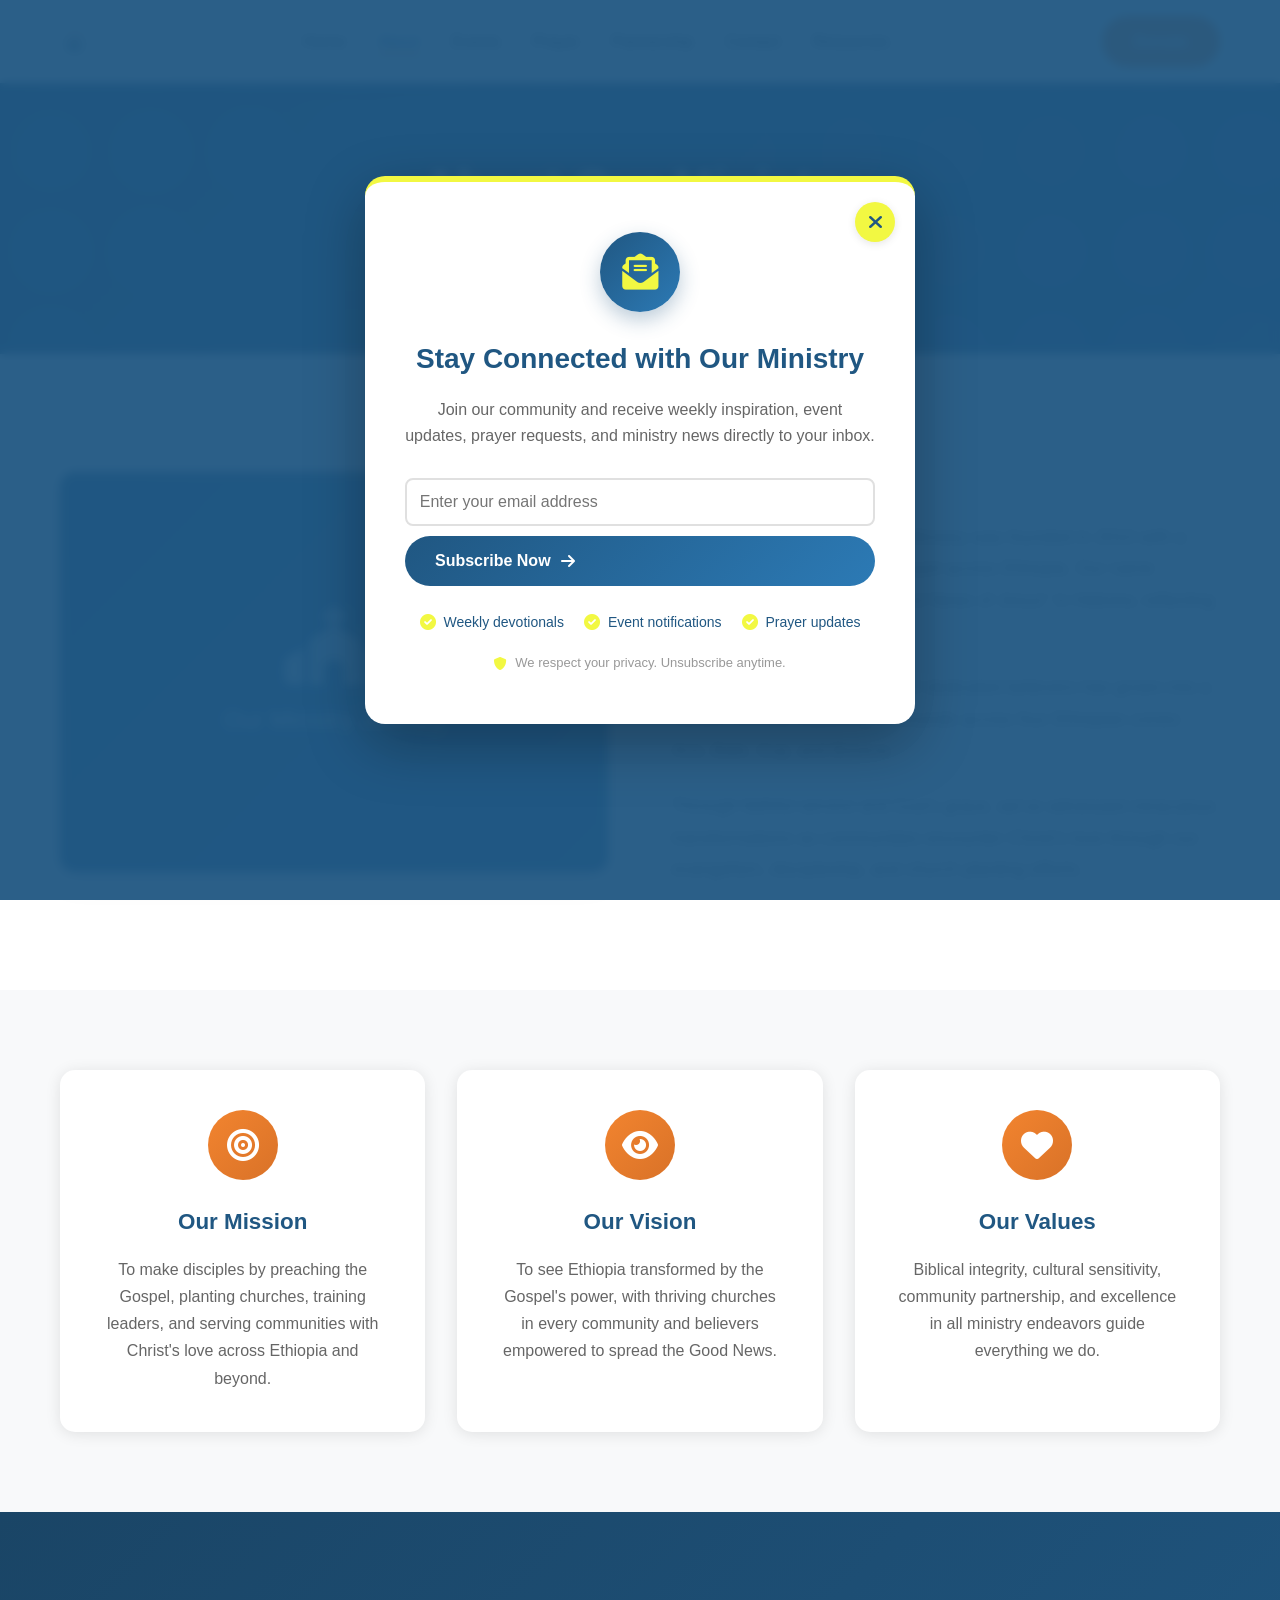
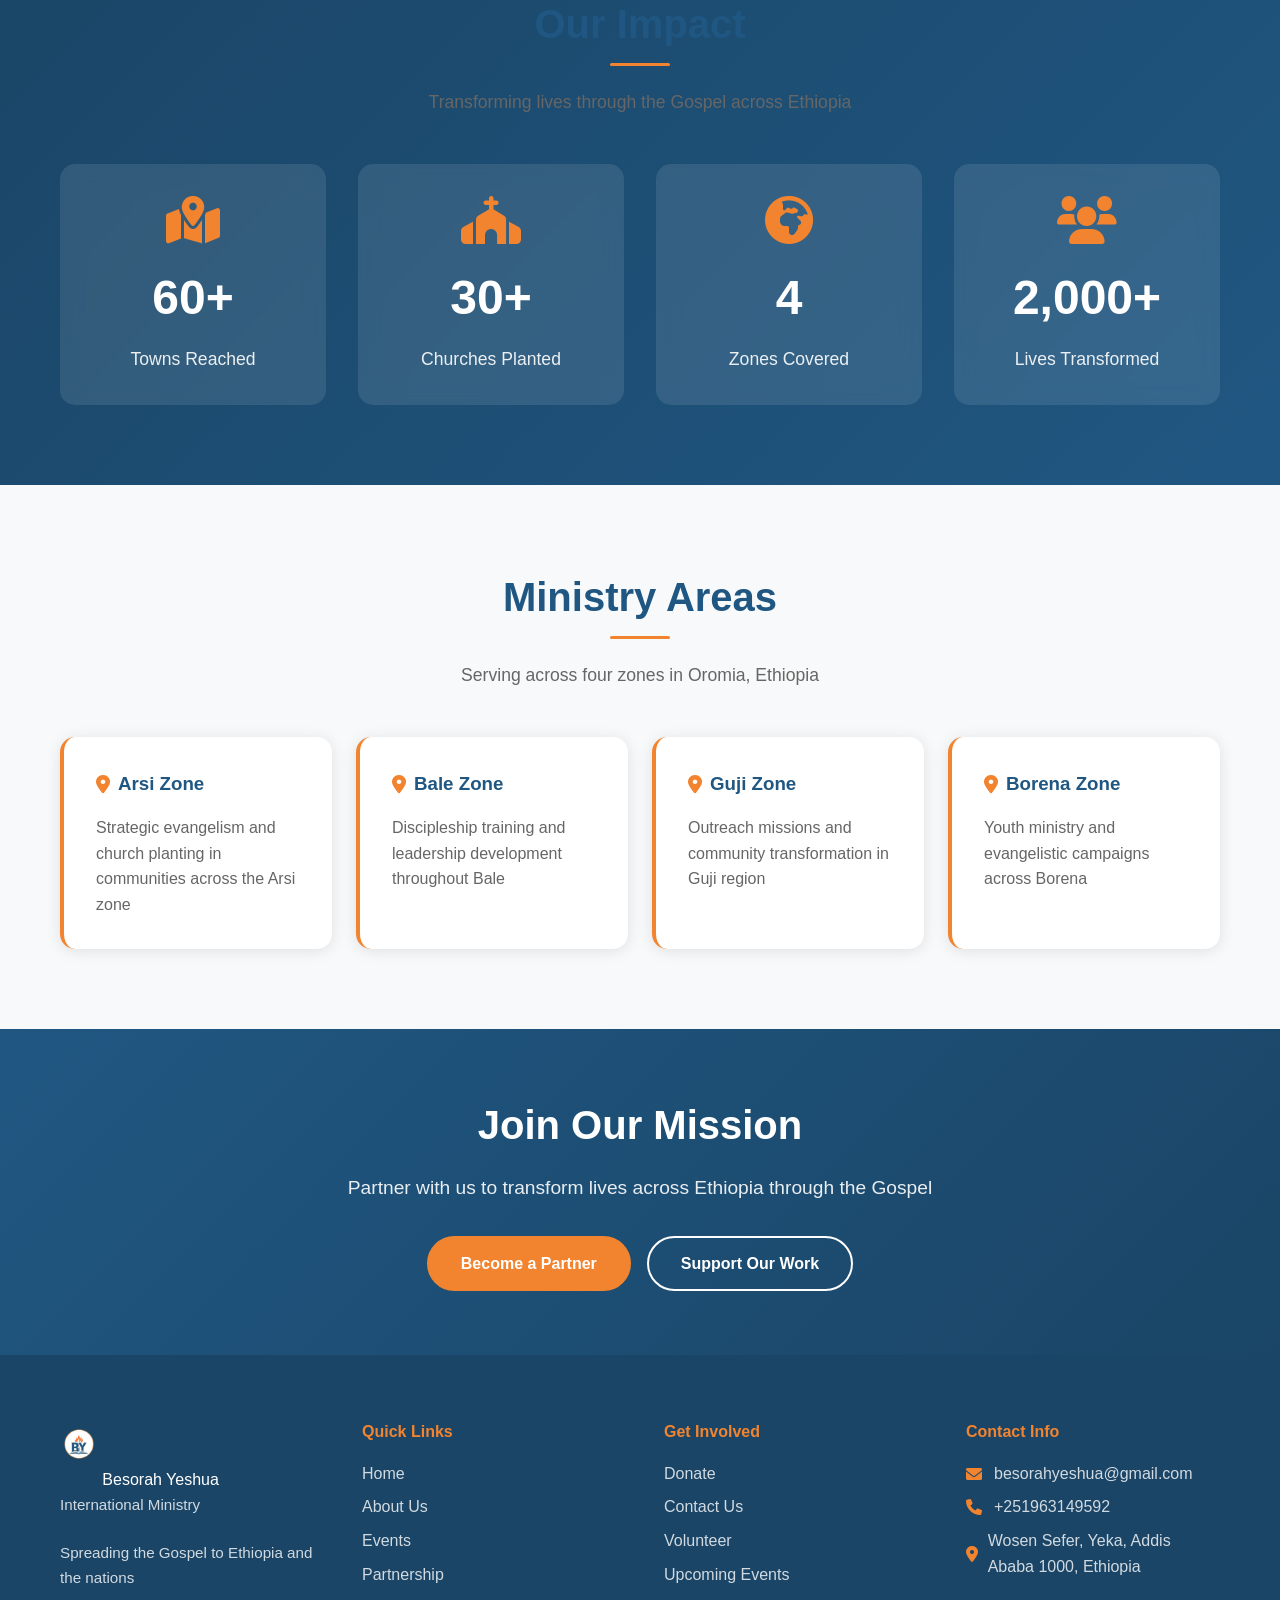
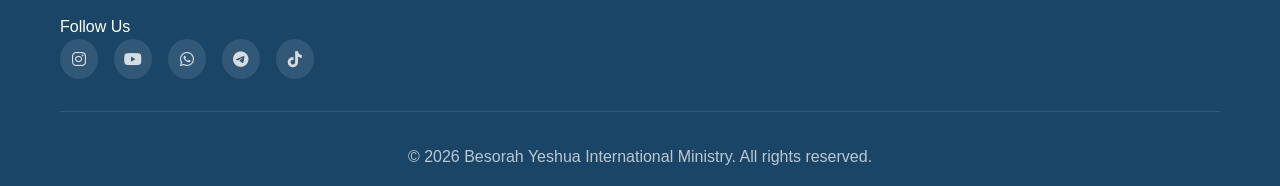
<file: about.html>
<!DOCTYPE html>
<html lang="en">
<head>
    <meta charset="UTF-8">
    <meta name="viewport" content="width=device-width, initial-scale=1.0">
    <meta name="description" content="Learn about Besorah Yeshua International Ministry's mission, vision, and impact across Ethiopia.">
    <title>About Us - Besorah Yeshua International Ministry</title>
    <link rel="stylesheet" href="styles/style.css">
    <link href="https://cdnjs.cloudflare.com/ajax/libs/font-awesome/6.0.0/css/all.min.css" rel="stylesheet">
    
    
    <link rel="icon" type="image/x-icon" href="images/favicon.ico">
    <link rel="apple-touch-icon" sizes="180x180" href="images/apple-touch-icon.png">
    <link rel="icon" type="image/png" sizes="32x32" href="images/favicon-32x32.png">
    <link rel="icon" type="image/png" sizes="16x16" href="images/favicon-16x16.png">
    
    <style>
    /* Newsletter Modal Styles */
    .newsletter-modal-overlay {
        display: none;
        position: fixed;
        top: 0;
        left: 0;
        width: 100%;
        height: 100%;
        background: rgba(32, 87, 130, 0.95);
        z-index: 9999;
        justify-content: center;
        align-items: center;
        animation: fadeIn 0.3s ease;
        backdrop-filter: blur(5px);
    }

    .newsletter-modal-overlay.active {
        display: flex;
    }

    @keyframes fadeIn {
        from {
            opacity: 0;
        }
        to {
            opacity: 1;
        }
    }

    .newsletter-modal-content {
        background: #fff;
        padding: 50px 40px;
        border-radius: 20px;
        max-width: 550px;
        width: 90%;
        position: relative;
        text-align: center;
        box-shadow: 0 20px 60px rgba(0, 0, 0, 0.3);
        animation: slideUp 0.4s ease;
        border-top: 6px solid #f2f842;
    }

    @keyframes slideUp {
        from {
            transform: translateY(50px);
            opacity: 0;
        }
        to {
            transform: translateY(0);
            opacity: 1;
        }
    }

    .modal-close-btn {
        position: absolute;
        top: 20px;
        right: 20px;
        background: #f2f842;
        color: #205782;
        border: none;
        width: 40px;
        height: 40px;
        border-radius: 50%;
        font-size: 20px;
        cursor: pointer;
        display: flex;
        align-items: center;
        justify-content: center;
        transition: all 0.3s ease;
        box-shadow: 0 2px 8px rgba(0, 0, 0, 0.1);
    }

    .modal-close-btn:hover {
        background: #205782;
        color: #fff;
        transform: rotate(90deg);
    }

    .modal-icon {
        background: linear-gradient(135deg, #205782 0%, #2c7ab5 100%);
        width: 80px;
        height: 80px;
        border-radius: 50%;
        display: flex;
        align-items: center;
        justify-content: center;
        margin: 0 auto 25px;
        box-shadow: 0 8px 20px rgba(32, 87, 130, 0.3);
    }

    .modal-icon i {
        font-size: 36px;
        color: #f2f842;
    }

    .modal-title {
        color: #205782;
        font-size: 28px;
        margin-bottom: 15px;
        font-weight: 700;
    }

    .modal-description {
        color: #666;
        font-size: 16px;
        line-height: 1.6;
        margin-bottom: 30px;
    }

    .newsletter-modal-form {
        margin-bottom: 0;
    }

    .form-group {
        display: flex;
        gap: 10px;
        margin-bottom: 25px;
    }

    .newsletter-input {
        flex: 1;
        padding: 16px 20px;
        border: 2px solid #e0e0e0;
        border-radius: 50px;
        font-size: 16px;
        transition: all 0.3s ease;
        outline: none;
    }

    .newsletter-input:focus {
        border-color: #205782;
        box-shadow: 0 0 0 3px rgba(32, 87, 130, 0.1);
    }

    .newsletter-submit-btn {
        background: linear-gradient(135deg, #205782 0%, #2c7ab5 100%);
        color: #fff;
        border: none;
        padding: 16px 30px;
        border-radius: 50px;
        font-size: 16px;
        font-weight: 600;
        cursor: pointer;
        display: flex;
        align-items: center;
        gap: 10px;
        transition: all 0.3s ease;
        white-space: nowrap;
    }

    .newsletter-submit-btn:hover {
        background: linear-gradient(135deg, #2c7ab5 0%, #205782 100%);
        transform: translateY(-2px);
        box-shadow: 0 8px 20px rgba(32, 87, 130, 0.3);
    }

    .newsletter-submit-btn .btn-icon {
        transition: transform 0.3s ease;
    }

    .newsletter-submit-btn:hover .btn-icon {
        transform: translateX(5px);
    }

    .newsletter-benefits {
        display: flex;
        justify-content: center;
        gap: 20px;
        margin-bottom: 20px;
        flex-wrap: wrap;
    }

    .benefit-item {
        display: flex;
        align-items: center;
        gap: 8px;
        color: #205782;
        font-size: 14px;
    }

    .benefit-item i {
        color: #f2f842;
        font-size: 16px;
    }

    .privacy-text {
        font-size: 13px;
        color: #999;
        display: flex;
        align-items: center;
        justify-content: center;
        gap: 8px;
        margin-top: 15px;
    }

    .privacy-text i {
        color: #f2f842;
    }

    .newsletter-success-message {
        display: none;
        padding: 30px;
        text-align: center;
    }

    .newsletter-success-message.show {
        display: block;
    }

    .newsletter-success-message i {
        font-size: 60px;
        color: #f2f842;
        margin-bottom: 20px;
        animation: scaleIn 0.5s ease;
    }

    @keyframes scaleIn {
        from {
            transform: scale(0);
        }
        to {
            transform: scale(1);
        }
    }

    .newsletter-success-message h4 {
        color: #205782;
        font-size: 24px;
        margin-bottom: 10px;
    }

    .newsletter-success-message p {
        color: #666;
        font-size: 16px;
    }

    /* Responsive Design */
    @media (max-width: 768px) {
        .newsletter-modal-content {
            padding: 40px 25px;
            width: 95%;
        }
        
        .modal-title {
            font-size: 24px;
        }
        
        .modal-description {
            font-size: 15px;
        }
        
        .form-group {
            flex-direction: column;
        }
        
        .newsletter-submit-btn {
            width: 100%;
            justify-content: center;
        }
        
        .newsletter-benefits {
            flex-direction: column;
            gap: 12px;
            align-items: flex-start;
            text-align: left;
        }
    }

    @media (max-width: 480px) {
        .newsletter-modal-content {
            padding: 30px 20px;
        }
        
        .modal-icon {
            width: 60px;
            height: 60px;
        }
        
        .modal-icon i {
            font-size: 28px;
        }
        
        .modal-title {
            font-size: 20px;
        }
    }
    </style>
</head>
<body>
    <!-- Header -->
    <header>
        <nav class="navbar">
            <div class="nav-container">
                <div class="nav-logo">
                    <a href="index.html">
                        <img src="images/logo.png" alt="Besorah Yeshua International Ministry" class="logo">
                        <span class="logo-text">Besorah Yeshua</span>
                    </a>
                </div>                
                <ul class="nav-menu">
                    <li class="nav-item">
                        <a href="index.html" class="nav-link active">Home</a>
                    </li>
                    <li class="nav-item">
                        <a href="about.html" class="nav-link">About</a>
                    </li>
                    <li class="nav-item">
                        <a href="events.html" class="nav-link">Events</a>
                    </li>
                    <li class="nav-item">
                        <a href="prayer.html" class="nav-link active">Prayer</a>
                    </li>
                    <li class="nav-item">
                        <a href="partnership.html" class="nav-link">Partnership</a>
                    </li>
                    <li class="nav-item">
                        <a href="contact.html" class="nav-link">Contact</a>
                    </li>
                                        
                    <li class="nav-item">
                        <a href="resources.html" class="nav-link active">Resources</a>
                    </li>
                    
                </ul>
                <a href="donate.html" class="btn btn-donate">Donate</a>
                <div class="hamburger" aria-label="Toggle navigation" aria-expanded="false">
                    <span class="bar"></span>
                    <span class="bar"></span>
                    <span class="bar"></span>
                </div>
            </div>
        </nav>
    </header>

    <!-- Page Header -->
    <section class="page-header">
        <div class="container">
            <h1>About Our Ministry</h1>
            <p>Our Journey of Faith and Service</p>
        </div>
    </section>

    <!-- Story Section -->
    <section class="about-story">
        <div class="container">
            <div class="story-grid">
                <div class="story-image">
                    <div class="image-placeholder">
                        <i class="fas fa-church"></i>
                        <p>Our Ministry Journey</p>
                    </div>
                </div>
                <div class="story-content">
                    <h2>Our Story</h2>
                    <p>Besorah Yeshua International Ministry was founded in 2010 with a divine calling to spread the Gospel across Ethiopia. Our name "Besorah Yeshua" means "Good News of Jesus" in Hebrew, reflecting our core mission.</p>
                    <p>What began as a small group of dedicated believers has grown into a vibrant ministry impacting thousands across four Ethiopian zones: Arsi, Bale, Guji, and Borena.</p>
                    <p>Through faithful service and God's grace, we've witnessed miraculous transformations as communities encounter Christ's love through our evangelism, discipleship, and church planting efforts.</p>
                </div>
            </div>
        </div>
    </section>

    <!-- Mission Vision Values -->
    <section class="mvv-section">
        <div class="container">
            <div class="mvv-grid">
                <div class="mvv-card">
                    <div class="mvv-icon">
                        <i class="fas fa-bullseye"></i>
                    </div>
                    <h3>Our Mission</h3>
                    <p>To make disciples by preaching the Gospel, planting churches, training leaders, and serving communities with Christ's love across Ethiopia and beyond.</p>
                </div>
                <div class="mvv-card">
                    <div class="mvv-icon">
                        <i class="fas fa-eye"></i>
                    </div>
                    <h3>Our Vision</h3>
                    <p>To see Ethiopia transformed by the Gospel's power, with thriving churches in every community and believers empowered to spread the Good News.</p>
                </div>
                <div class="mvv-card">
                    <div class="mvv-icon">
                        <i class="fas fa-heart"></i>
                    </div>
                    <h3>Our Values</h3>
                    <p>Biblical integrity, cultural sensitivity, community partnership, and excellence in all ministry endeavors guide everything we do.</p>
                </div>
            </div>
        </div>
    </section>

    <!-- Impact Section -->
    <section class="impact-section">
        <div class="container">
            <div class="section-header">
                <h2>Our Impact</h2>
                <p>Transforming lives through the Gospel across Ethiopia</p>
            </div>
            <div class="impact-grid">
                <div class="impact-card">
                    <i class="fas fa-map-marked-alt"></i>
                    <span class="impact-number">60+</span>
                    <span class="impact-label">Towns Reached</span>
                </div>
                <div class="impact-card">
                    <i class="fas fa-church"></i>
                    <span class="impact-number">30+</span>
                    <span class="impact-label">Churches Planted</span>
                </div>
                <div class="impact-card">
                    <i class="fas fa-globe-africa"></i>
                    <span class="impact-number">4</span>
                    <span class="impact-label">Zones Covered</span>
                </div>
                <div class="impact-card">
                    <i class="fas fa-users"></i>
                    <span class="impact-number">2,000+</span>
                    <span class="impact-label">Lives Transformed</span>
                </div>
            </div>
        </div>
    </section>

    <!-- Ministry Areas -->
    <section class="ministry-areas">
        <div class="container">
            <div class="section-header">
                <h2>Ministry Areas</h2>
                <p>Serving across four zones in Oromia, Ethiopia</p>
            </div>
            <div class="areas-grid">
                <div class="area-card">
                    <h3><i class="fas fa-map-marker-alt"></i> Arsi Zone</h3>
                    <p>Strategic evangelism and church planting in communities across the Arsi zone</p>
                </div>
                <div class="area-card">
                    <h3><i class="fas fa-map-marker-alt"></i> Bale Zone</h3>
                    <p>Discipleship training and leadership development throughout Bale</p>
                </div>
                <div class="area-card">
                    <h3><i class="fas fa-map-marker-alt"></i> Guji Zone</h3>
                    <p>Outreach missions and community transformation in Guji region</p>
                </div>
                <div class="area-card">
                    <h3><i class="fas fa-map-marker-alt"></i> Borena Zone</h3>
                    <p>Youth ministry and evangelistic campaigns across Borena</p>
                </div>
            </div>
        </div>
    </section>

    <!-- CTA Section -->
    <section class="cta-section cta-full">
        <div class="container">
            <h2>Join Our Mission</h2>
            <p>Partner with us to transform lives across Ethiopia through the Gospel</p>
            <div class="cta-buttons">
                <a href="partnership.html" class="btn btn-primary">Become a Partner</a>
                <a href="donate.html" class="btn btn-secondary">Support Our Work</a>
            </div>
        </div>
    </section>

    <!-- Footer -->
    <footer>
        <div class="container">
            <div class="footer-content">
<div class="footer-section">
    <img src="images/logo.png" alt="Besorah Yeshua International Ministry" class="footer-logo">
    <span class="footer-site-name">Besorah Yeshua</span>
    <p class="footer-tagline">International Ministry</p>
    <p class="footer-tagline">Spreading the Gospel to Ethiopia and the nations</p>
    <span class="follow-us">Follow Us</span>
    <div class="social-links">
        <a href="https://www.instagram.com/byministry_et" aria-label="Instagram" target="_blank" rel="noopener noreferrer">
            <i class="fab fa-instagram"></i>
        </a>
        <a href="https://youtube.com/@byministry_et" aria-label="YouTube" target="_blank" rel="noopener noreferrer">
            <i class="fab fa-youtube"></i>
        </a>
        <a href="https://chat.whatsapp.com/CzuJYpQ0SoM7IjGLnKSGlP" aria-label="WhatsApp Group" target="_blank" rel="noopener noreferrer">
            <i class="fab fa-whatsapp"></i>
        </a>
        <a href="https://t.me/byministry" aria-label="Telegram" target="_blank" rel="noopener noreferrer">
            <i class="fab fa-telegram"></i>
        </a>
        <a href="https://tiktok.com/@besorah.yeshua" aria-label="TikTok" target="_blank" rel="noopener noreferrer">
            <i class="fab fa-tiktok"></i>
        </a>
    </div>
</div>
                
                <div class="footer-section">
                    <h4>Quick Links</h4>
                    <ul>
                        <li><a href="index.html">Home</a></li>
                        <li><a href="about.html">About Us</a></li>
                        <li><a href="events.html">Events</a></li>
                        <li><a href="partnership.html">Partnership</a></li>
                    </ul>
                </div>
                <div class="footer-section">
                    <h4>Get Involved</h4>
                    <ul>
                        <li><a href="donate.html">Donate</a></li>
                        <li><a href="contact.html">Contact Us</a></li>
                        <li><a href="partnership.html">Volunteer</a></li>
                        <li><a href="events.html">Upcoming Events</a></li>
                    </ul>
                </div>
                <div class="footer-section">
                    <h4>Contact Info</h4>
                    <ul class="contact-info">
                        <li><i class="fas fa-envelope"></i> besorahyeshua@gmail.com</li>
                        <li><i class="fas fa-phone"></i> +251963149592</li>
                        <li><i class="fas fa-map-marker-alt"></i> Wosen Sefer, Yeka, Addis Ababa 1000, Ethiopia</li>
                    </ul>
                </div>                
            </div>
            <div class="footer-bottom">
               <p>© 2024 Besorah Yeshua International Ministry. All rights reserved.</p>
            </div>
        </div>
    </footer>

    <!-- Newsletter Modal Popup -->
    <div class="newsletter-modal-overlay" id="newsletterModal">
        <div class="newsletter-modal-content">
            <button class="modal-close-btn" onclick="closeNewsletterModal()" aria-label="Close newsletter popup">
                <i class="fas fa-times"></i>
            </button>
            
            <div class="modal-icon">
                <i class="fas fa-envelope-open-text"></i>
            </div>
            
            <h3 class="modal-title">Stay Connected with Our Ministry</h3>
            <p class="modal-description">Join our community and receive weekly inspiration, event updates, prayer requests, and ministry news directly to your inbox.</p>
            
            <form class="newsletter-modal-form" name="newsletter" method="POST" data-netlify="true" netlify-honeypot="bot-field" onsubmit="handleNewsletterSubmit(event)">
                <!-- Hidden fields for Netlify -->
                <input type="hidden" name="form-name" value="newsletter">
                <input type="hidden" name="bot-field">
                <input type="hidden" name="source" value="About Page Modal">
                
                <div class="form-group">
                    <input 
                        type="email" 
                        name="email" 
                        placeholder="Enter your email address" 
                        required 
                        class="newsletter-input"
                        aria-label="Email address"
                    >
                    <button type="submit" class="newsletter-submit-btn">
                        <span class="btn-text">Subscribe Now</span>
                        <i class="fas fa-arrow-right btn-icon"></i>
                    </button>
                </div>
                
                <div class="newsletter-benefits">
                    <div class="benefit-item">
                        <i class="fas fa-check-circle"></i>
                        <span>Weekly devotionals</span>
                    </div>
                    <div class="benefit-item">
                        <i class="fas fa-check-circle"></i>
                        <span>Event notifications</span>
                    </div>
                    <div class="benefit-item">
                        <i class="fas fa-check-circle"></i>
                        <span>Prayer updates</span>
                    </div>
                </div>
                
                <p class="privacy-text">
                    <i class="fas fa-shield-alt"></i>
                    We respect your privacy. Unsubscribe anytime.
                </p>
            </form>
            
            <div class="newsletter-success-message" id="newsletterSuccess">
                <i class="fas fa-check-circle"></i>
                <h4>Thank You for Subscribing!</h4>
                <p>You'll receive our next newsletter soon. Welcome to our community!</p>
            </div>
        </div>
    </div>

    <script src="scripts/main.js"></script>
    
    <script>
    // Newsletter Modal Functions
    let newsletterShown = false;

    function openNewsletterModal() {
        const modal = document.getElementById('newsletterModal');
        if (modal && !newsletterShown) {
            modal.classList.add('active');
            document.body.style.overflow = 'hidden';
            newsletterShown = true;
            
            // Store in sessionStorage to prevent showing again in same session
            sessionStorage.setItem('newsletterShown', 'true');
        }
    }

    function closeNewsletterModal() {
        const modal = document.getElementById('newsletterModal');
        if (modal) {
            modal.classList.remove('active');
            document.body.style.overflow = '';
            // Store timestamp when modal is closed
            localStorage.setItem('newsletterLastClosed', Date.now().toString());
        }
    }

    // Close modal when clicking outside
    document.getElementById('newsletterModal')?.addEventListener('click', function(e) {
        if (e.target === this) {
            closeNewsletterModal();
        }
    });

    // Close modal with Escape key
    document.addEventListener('keydown', function(e) {
        if (e.key === 'Escape') {
            closeNewsletterModal();
        }
    });

    // Handle form submission
    function handleNewsletterSubmit(event) {
        event.preventDefault();
        const form = event.target;
        const formData = new FormData(form);
        
        // Submit to Netlify
        fetch('/', {
            method: 'POST',
            headers: { 'Content-Type': 'application/x-www-form-urlencoded' },
            body: new URLSearchParams(formData).toString()
        })
        .then(() => {
            // Hide form and show success message
            form.style.display = 'none';
            document.getElementById('newsletterSuccess').classList.add('show');
            
            // Auto-close after 3 seconds
            setTimeout(() => {
                closeNewsletterModal();
                // Reset form after modal closes
                setTimeout(() => {
                    form.style.display = 'block';
                    form.reset();
                    document.getElementById('newsletterSuccess').classList.remove('show');
                }, 500);
            }, 3000);
        })
        .catch((error) => {
            alert('Oops! There was a problem submitting your subscription. Please try again.');
            console.error('Form submission error:', error);
        });
    }

    // Check if newsletter should be shown
    function shouldShowNewsletter() {
        // Don't show if already shown in this session
        if (sessionStorage.getItem('newsletterShown')) {
            return false;
        }
        
        // Don't show if user closed it recently (within 7 days)
        const lastClosed = localStorage.getItem('newsletterLastClosed');
        if (lastClosed) {
            const daysSinceClosed = (Date.now() - parseInt(lastClosed)) / (1000 * 60 * 60 * 24);
            if (daysSinceClosed < 7) {
                return false;
            }
        }
        
        return true;
    }

    // Exit intent detection
    let exitIntentTriggered = false;

    document.addEventListener('mouseleave', function(e) {
        if (e.clientY < 0 && !exitIntentTriggered && shouldShowNewsletter()) {
            openNewsletterModal();
            exitIntentTriggered = true;
        }
    });

    // Timed display (show after 30 seconds on page)
    setTimeout(function() {
        if (shouldShowNewsletter() && !exitIntentTriggered) {
            openNewsletterModal();
        }
    }, 30000); // 30 seconds

    // Scroll trigger (show after scrolling 50% of page)
    let scrollTriggered = false;

    window.addEventListener('scroll', function() {
        if (scrollTriggered || !shouldShowNewsletter()) return;
        
        const scrollPercentage = (window.scrollY / (document.documentElement.scrollHeight - window.innerHeight)) * 100;
        
        if (scrollPercentage > 50) {
            openNewsletterModal();
            scrollTriggered = true;
        }
    });
    </script>
</body>
</html>
</file>
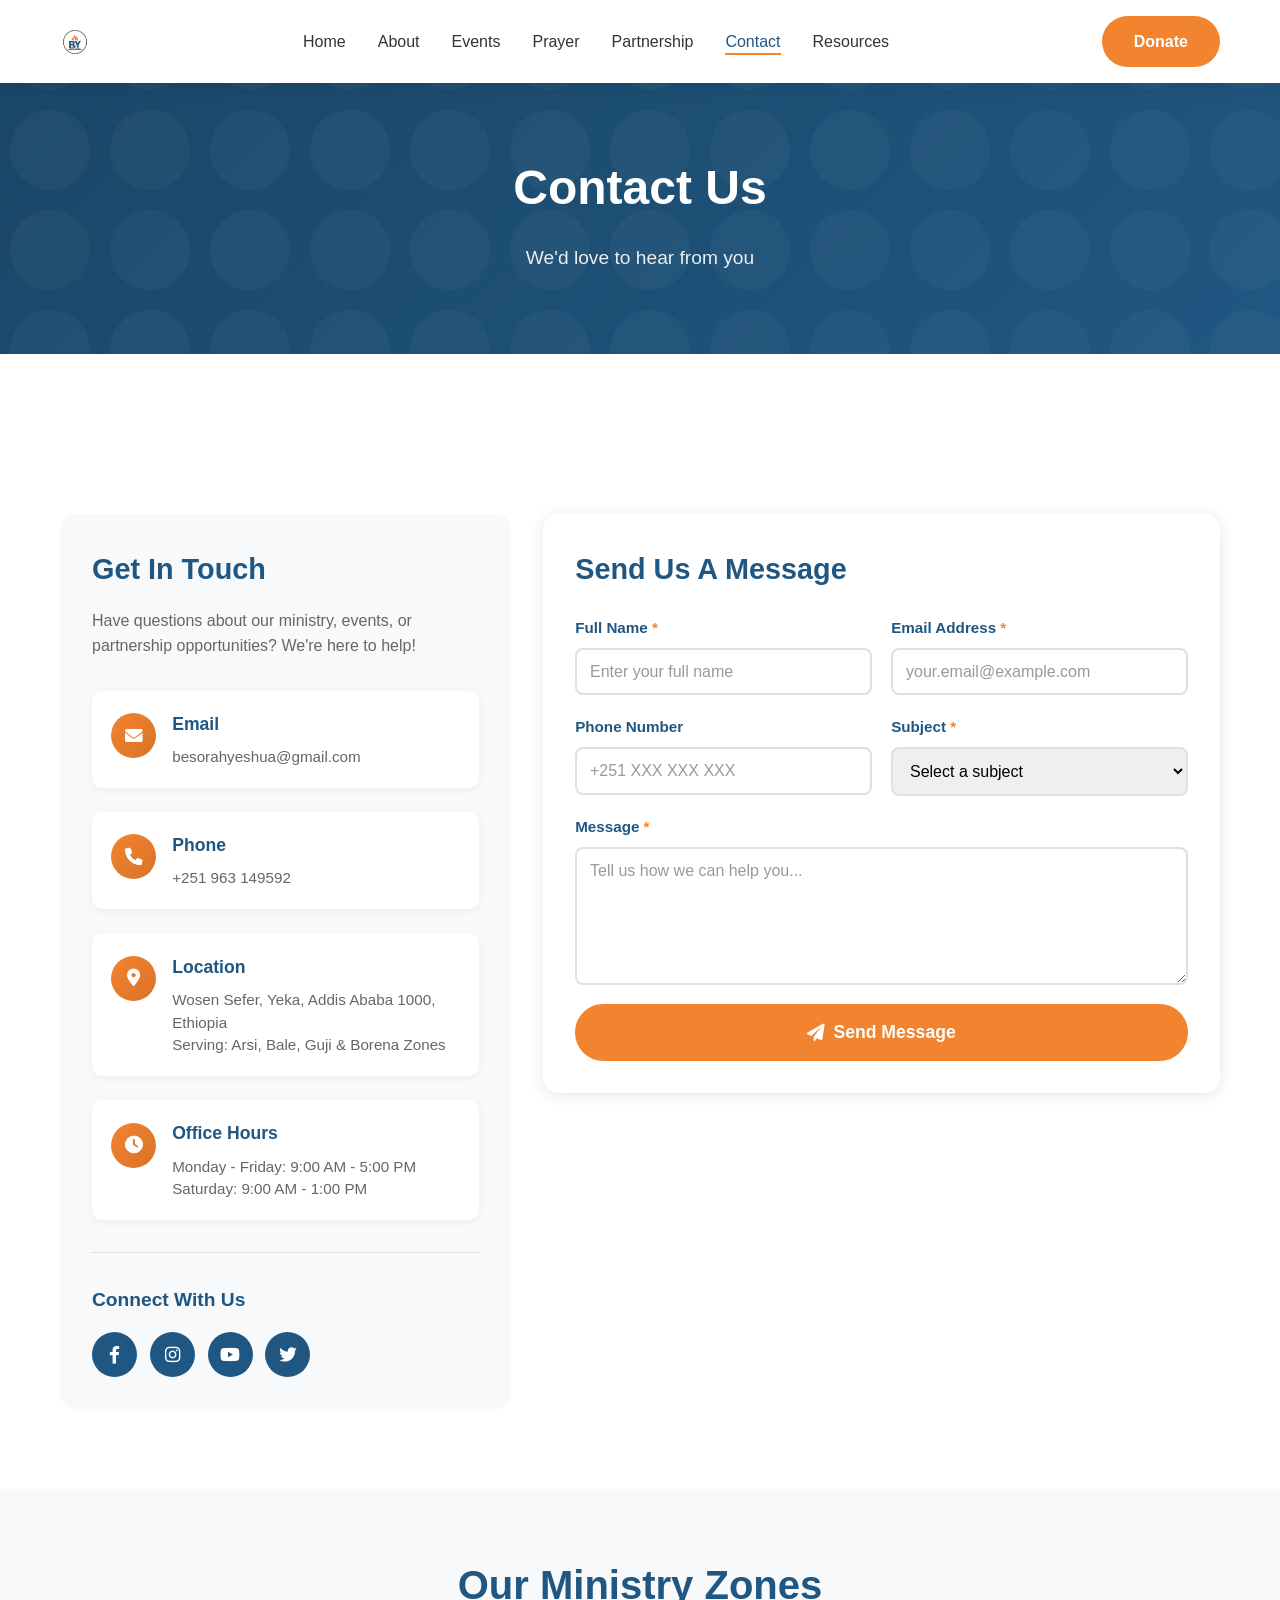
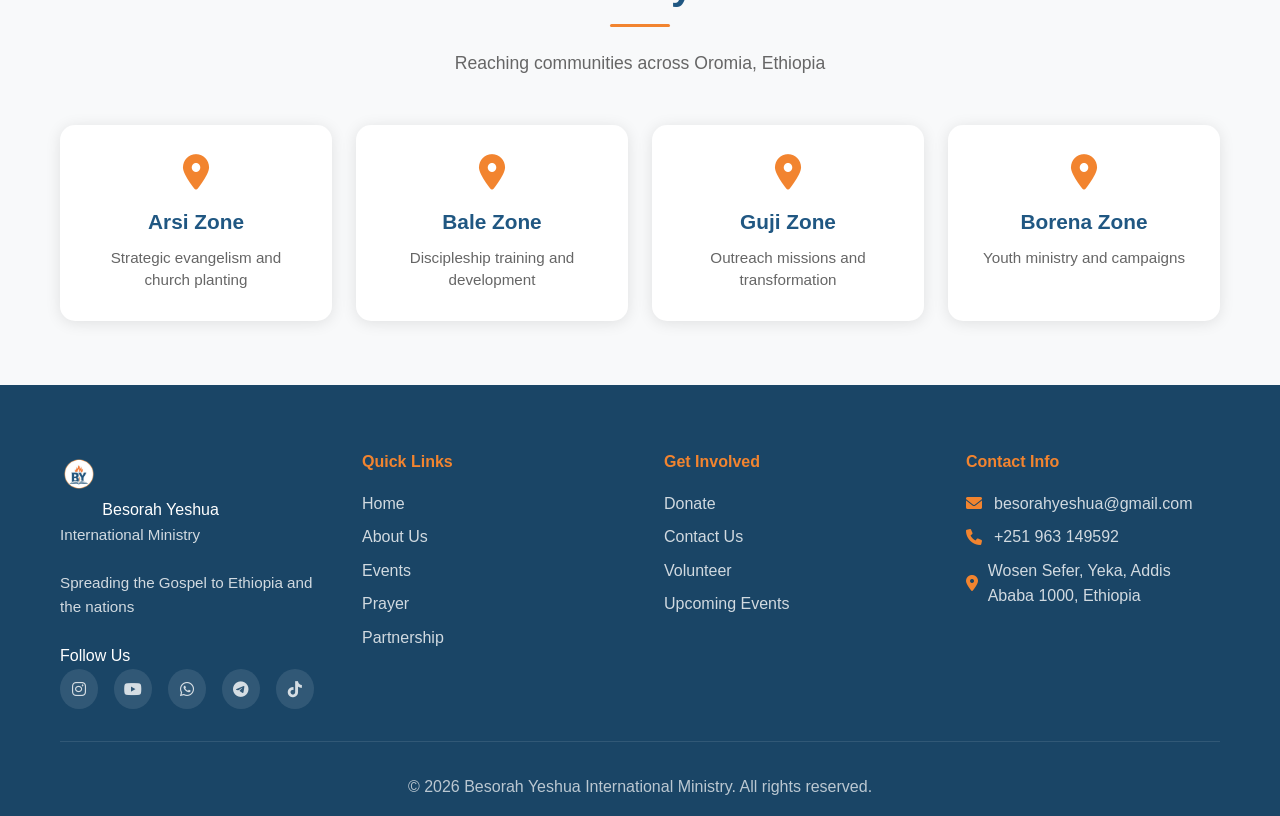
<file: contact.html>
<!DOCTYPE html>
<html lang="en">
<head>
    <meta charset="UTF-8">
    <meta name="viewport" content="width=device-width, initial-scale=1.0">
    <meta name="description" content="Get in touch with Besorah Yeshua International Ministry. We'd love to hear from you.">
    <title>Contact Us - Besorah Yeshua International Ministry</title>
    <link rel="stylesheet" href="styles/style.css">
    <link href="https://cdnjs.cloudflare.com/ajax/libs/font-awesome/6.0.0/css/all.min.css" rel="stylesheet">
    
    <link rel="icon" type="image/x-icon" href="images/favicon.ico">
    <link rel="apple-touch-icon" sizes="180x180" href="images/apple-touch-icon.png">
    <link rel="icon" type="image/png" sizes="32x32" href="images/favicon-32x32.png">
    <link rel="icon" type="image/png" sizes="16x16" href="images/favicon-16x16.png">
</head>
<body>
    <!-- Header -->
    <header>
        <nav class="navbar">
            <div class="nav-container">
                <div class="nav-logo">
                    <a href="index.html">
                        <img src="images/logo.png" alt="Besorah Yeshua International Ministry" class="logo">
                        <span class="logo-text">Besorah Yeshua</span>
                    </a>
                </div>                
                <ul class="nav-menu">
                    <li class="nav-item">
                        <a href="index.html" class="nav-link">Home</a>
                    </li>
                    <li class="nav-item">
                        <a href="about.html" class="nav-link">About</a>
                    </li>
                    <li class="nav-item">
                        <a href="events.html" class="nav-link">Events</a>
                    </li>
                    <li class="nav-item">
                        <a href="prayer.html" class="nav-link active">Prayer</a>
                    </li>
                    <li class="nav-item">
                        <a href="partnership.html" class="nav-link">Partnership</a>
                    </li>
                    <li class="nav-item">
                        <a href="contact.html" class="nav-link active">Contact</a>
                    </li>
                                        
                    <li class="nav-item">
                        <a href="resources.html" class="nav-link active">Resources</a>
                    </li>
                    
                </ul>
                <a href="donate.html" class="btn btn-donate">Donate</a>
                <div class="hamburger" aria-label="Toggle navigation menu" aria-expanded="false">
                    <span class="bar"></span>
                    <span class="bar"></span>
                    <span class="bar"></span>
                </div>
            </div>
        </nav>
    </header>

    <!-- Page Header -->
    <section class="page-header">
        <div class="container">
            <h1>Contact Us</h1>
            <p>We'd love to hear from you</p>
        </div>
    </section>

    <!-- Contact Section -->
    <section class="contact-section">
        <div class="container">
            <div class="contact-grid">
                <!-- Contact Info -->
                <div class="contact-info-box">
                    <h2>Get In Touch</h2>
                    <p>Have questions about our ministry, events, or partnership opportunities? We're here to help!</p>
                    
                    <div class="contact-items">
                        <div class="contact-item">
                            <div class="contact-icon">
                                <i class="fas fa-envelope"></i>
                            </div>
                            <div class="contact-details">
                                <h3>Email</h3>
                                <p><a href="mailto:besorahyeshua@gmail.com">besorahyeshua@gmail.com</a></p>
                            </div>
                        </div>

                        <div class="contact-item">
                            <div class="contact-icon">
                                <i class="fas fa-phone"></i>
                            </div>
                            <div class="contact-details">
                                <h3>Phone</h3>
                                <p><a href="tel:+251963149592">+251 963 149592</a></p>
                            </div>
                        </div>

                        <div class="contact-item">
                            <div class="contact-icon">
                                <i class="fas fa-map-marker-alt"></i>
                            </div>
                            <div class="contact-details">
                                <h3>Location</h3>
                                <p>Wosen Sefer, Yeka, Addis Ababa 1000, Ethiopia<br>Serving: Arsi, Bale, Guji &amp; Borena Zones</p>
                            </div>
                        </div>

                        <div class="contact-item">
                            <div class="contact-icon">
                                <i class="fas fa-clock"></i>
                            </div>
                            <div class="contact-details">
                                <h3>Office Hours</h3>
                                <p>Monday - Friday: 9:00 AM - 5:00 PM<br>Saturday: 9:00 AM - 1:00 PM</p>
                            </div>
                        </div>
                    </div>

                    <div class="social-connect">
                        <h3>Connect With Us</h3>
                        <div class="social-links-large">
                            <a href="#" aria-label="Facebook"><i class="fab fa-facebook-f"></i></a>
                            <a href="#" aria-label="Instagram"><i class="fab fa-instagram"></i></a>
                            <a href="#" aria-label="Youtube"><i class="fab fa-youtube"></i></a>
                            <a href="#" aria-label="Twitter"><i class="fab fa-twitter"></i></a>
                        </div>
                    </div>
                </div>

                <!-- Contact Form with Netlify Forms Integration -->
                <div class="contact-form-box">
                    <h2>Send Us A Message</h2>
                    
                    <!-- Netlify Form - Enhanced for Event Registration -->
                    <form 
                        name="contact" 
                        method="POST" 
                        data-netlify="true" 
                        netlify-honeypot="bot-field"
                        action="/thank-you.html"
                        class="contact-form"
                        id="contactForm">
                        
                        <!-- CRITICAL: Hidden field for Netlify form detection -->
                        <input type="hidden" name="form-name" value="contact">
                        
                        <!-- Honeypot field for spam protection (hidden from users) -->
                        <p class="hidden-field">
                            <label>Don't fill this out if you're human: <input name="bot-field" tabindex="-1" autocomplete="off" /></label>
                        </p>

                        <div class="form-row">
                            <div class="form-group">
                                <label for="name">Full Name <span class="required">*</span></label>
                                <input 
                                    type="text" 
                                    id="name" 
                                    name="name" 
                                    required 
                                    aria-required="true"
                                    placeholder="Enter your full name">
                            </div>
                            <div class="form-group">
                                <label for="email">Email Address <span class="required">*</span></label>
                                <input 
                                    type="email" 
                                    id="email" 
                                    name="email" 
                                    required 
                                    aria-required="true"
                                    placeholder="your.email@example.com">
                            </div>
                        </div>

                        <div class="form-row">
                            <div class="form-group">
                                <label for="phone">Phone Number</label>
                                <input 
                                    type="tel" 
                                    id="phone" 
                                    name="phone"
                                    placeholder="+251 XXX XXX XXX">
                            </div>
                            <div class="form-group">
                                <label for="subject">Subject <span class="required">*</span></label>
                                <select 
                                    id="subject" 
                                    name="subject" 
                                    required 
                                    aria-required="true">
                                    <option value="">Select a subject</option>
                                    <option value="general">General Inquiry</option>
                                    <option value="partnership">Partnership</option>
                                    <option value="event-registration">Event Registration</option>
                                    <option value="donation">Donation</option>
                                    <option value="other">Other</option>
                                </select>
                            </div>
                        </div>

                        <!-- Event Selection Field (shown when Event Registration is selected) -->
                        <div class="form-group" id="eventSelectionGroup" style="display: none;">
                            <label for="event">Select Event <span class="required">*</span></label>
                            <select id="event" name="event">
                                <option value="">Choose an event</option>
                                <option value="leadership">Leadership Conference 2024 - Mar 15, Adama</option>
                                <option value="arsi-crusade">Arsi Zone Evangelism - Apr 5, Asella</option>
                                <option value="training">Discipleship Training - Apr 20, Bale Zone</option>
                                <option value="prayer">National Prayer Day - May 1, All Churches</option>
                                <option value="guji-outreach">Guji Zone Outreach - May 15, Guji Zone</option>
                                <option value="youth-summit">Youth Leaders Summit - Jun 10, Borena Zone</option>
                            </select>
                        </div>

                        <!-- Church/Organization Field (shown for event registration) -->
                        <div class="form-group" id="churchGroup" style="display: none;">
                            <label for="church">Church/Organization</label>
                            <input 
                                type="text" 
                                id="church" 
                                name="church"
                                placeholder="Your church or organization name">
                        </div>

                        <div class="form-group">
                            <label for="message">Message <span class="required">*</span></label>
                            <textarea 
                                id="message" 
                                name="message" 
                                rows="6" 
                                required 
                                aria-required="true"
                                placeholder="Tell us how we can help you..."></textarea>
                        </div>

                        <button type="submit" class="btn btn-primary btn-submit">
                            <i class="fas fa-paper-plane"></i> Send Message
                        </button>
                    </form>

                    <!-- Form feedback messages -->
                    <div id="formFeedback" class="form-message" style="display: none;" role="alert">
                        <i class="fas fa-info-circle"></i>
                        <p id="feedbackMessage"></p>
                    </div>
                </div>
            </div>
        </div>
    </section>

    <!-- Ministry Zones -->
    <section class="ministry-zones">
        <div class="container">
            <div class="section-header">
                <h2>Our Ministry Zones</h2>
                <p>Reaching communities across Oromia, Ethiopia</p>
            </div>
            <div class="zones-grid">
                <div class="zone-card">
                    <i class="fas fa-map-marker-alt"></i>
                    <h3>Arsi Zone</h3>
                    <p>Strategic evangelism and church planting</p>
                </div>
                <div class="zone-card">
                    <i class="fas fa-map-marker-alt"></i>
                    <h3>Bale Zone</h3>
                    <p>Discipleship training and development</p>
                </div>
                <div class="zone-card">
                    <i class="fas fa-map-marker-alt"></i>
                    <h3>Guji Zone</h3>
                    <p>Outreach missions and transformation</p>
                </div>
                <div class="zone-card">
                    <i class="fas fa-map-marker-alt"></i>
                    <h3>Borena Zone</h3>
                    <p>Youth ministry and campaigns</p>
                </div>
            </div>
        </div>
    </section>

    <!-- Footer -->
    <footer>
        <div class="container">
            <div class="footer-content">
<div class="footer-section">
    <img src="images/logo.png" alt="Besorah Yeshua International Ministry" class="footer-logo">
    <span class="footer-site-name">Besorah Yeshua</span>
    <p class="footer-tagline">International Ministry</p>
    <p class="footer-tagline">Spreading the Gospel to Ethiopia and the nations</p>
    <span class="follow-us">Follow Us</span>
    <div class="social-links">
        <a href="https://www.instagram.com/byministry_et" aria-label="Instagram" target="_blank" rel="noopener noreferrer">
            <i class="fab fa-instagram"></i>
        </a>
        <a href="https://youtube.com/@byministry_et" aria-label="YouTube" target="_blank" rel="noopener noreferrer">
            <i class="fab fa-youtube"></i>
        </a>
        <a href="https://chat.whatsapp.com/CzuJYpQ0SoM7IjGLnKSGlP" aria-label="WhatsApp Group" target="_blank" rel="noopener noreferrer">
            <i class="fab fa-whatsapp"></i>
        </a>
        <a href="https://t.me/byministry" aria-label="Telegram" target="_blank" rel="noopener noreferrer">
            <i class="fab fa-telegram"></i>
        </a>
        <a href="https://tiktok.com/@besorah.yeshua" aria-label="TikTok" target="_blank" rel="noopener noreferrer">
            <i class="fab fa-tiktok"></i>
        </a>
    </div>
</div>
                <div class="footer-section">
                    <h4>Quick Links</h4>
                    <ul>
                        <li><a href="index.html">Home</a></li>
                        <li><a href="about.html">About Us</a></li>
                        <li><a href="events.html">Events</a></li>
                                                <li><a href="prayer.html">Prayer</a></li>

                        <li><a href="partnership.html">Partnership</a></li>
                    </ul>
                </div>
                <div class="footer-section">
                    <h4>Get Involved</h4>
                    <ul>
                        <li><a href="donate.html">Donate</a></li>
                        <li><a href="contact.html">Contact Us</a></li>
                        <li><a href="partnership.html">Volunteer</a></li>
                        <li><a href="events.html">Upcoming Events</a></li>
                    </ul>
                </div>
                <div class="footer-section">
                    <h4>Contact Info</h4>
                    <ul class="contact-info">
                        <li><i class="fas fa-envelope"></i> besorahyeshua@gmail.com</li>
                        <li><i class="fas fa-phone"></i> +251 963 149592</li>
                        <li><i class="fas fa-map-marker-alt"></i> Wosen Sefer, Yeka, Addis Ababa 1000, Ethiopia</li>
                    </ul>
                </div>
            </div>
            <div class="footer-bottom">
               <p>© 2024 Besorah Yeshua International Ministry. All rights reserved.</p>
            </div>
        </div>
    </footer>

    <script src="scripts/main.js"></script>
    <script>
        // Enhanced form functionality for event registration
        document.addEventListener('DOMContentLoaded', function() {
            const subjectSelect = document.getElementById('subject');
            const eventGroup = document.getElementById('eventSelectionGroup');
            const churchGroup = document.getElementById('churchGroup');
            const eventSelect = document.getElementById('event');
            const contactForm = document.getElementById('contactForm');
            
            // Show/hide event fields based on subject selection
            subjectSelect.addEventListener('change', function() {
                if (this.value === 'event-registration') {
                    eventGroup.style.display = 'block';
                    churchGroup.style.display = 'block';
                    eventSelect.setAttribute('required', 'required');
                    // Update form action for event registration
                    contactForm.setAttribute('action', '/thank-you.html?form=event');
                } else {
                    eventGroup.style.display = 'none';
                    churchGroup.style.display = 'none';
                    eventSelect.removeAttribute('required');
                    // Reset form action for general contact
                    contactForm.setAttribute('action', '/thank-you.html');
                }
            });
            
            // Check URL parameters for pre-filled event registration
            const urlParams = new URLSearchParams(window.location.search);
            const eventParam = urlParams.get('event');
            
            if (eventParam) {
                subjectSelect.value = 'event-registration';
                eventGroup.style.display = 'block';
                churchGroup.style.display = 'block';
                eventSelect.setAttribute('required', 'required');
                eventSelect.value = eventParam;
                contactForm.setAttribute('action', '/thank-you.html?form=event');
            }
        });
    </script>
</body>
</html>
</file>
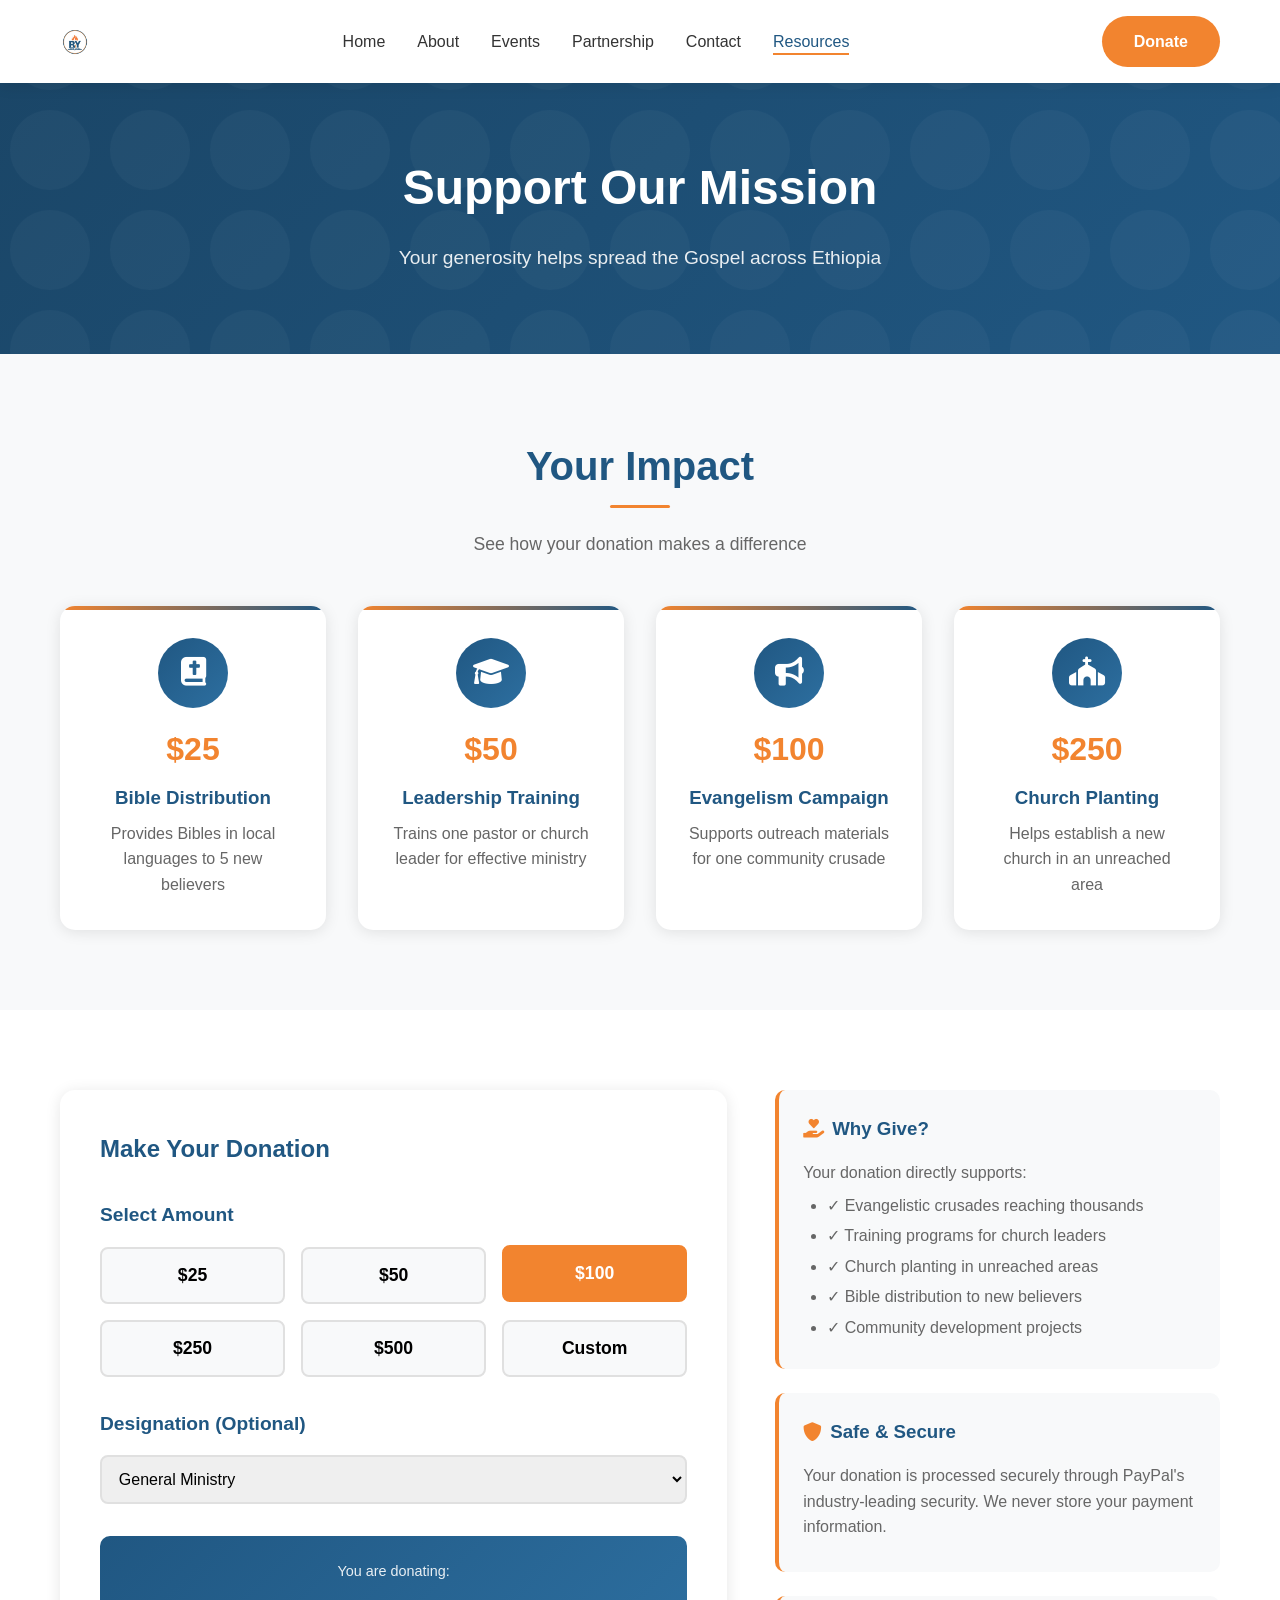
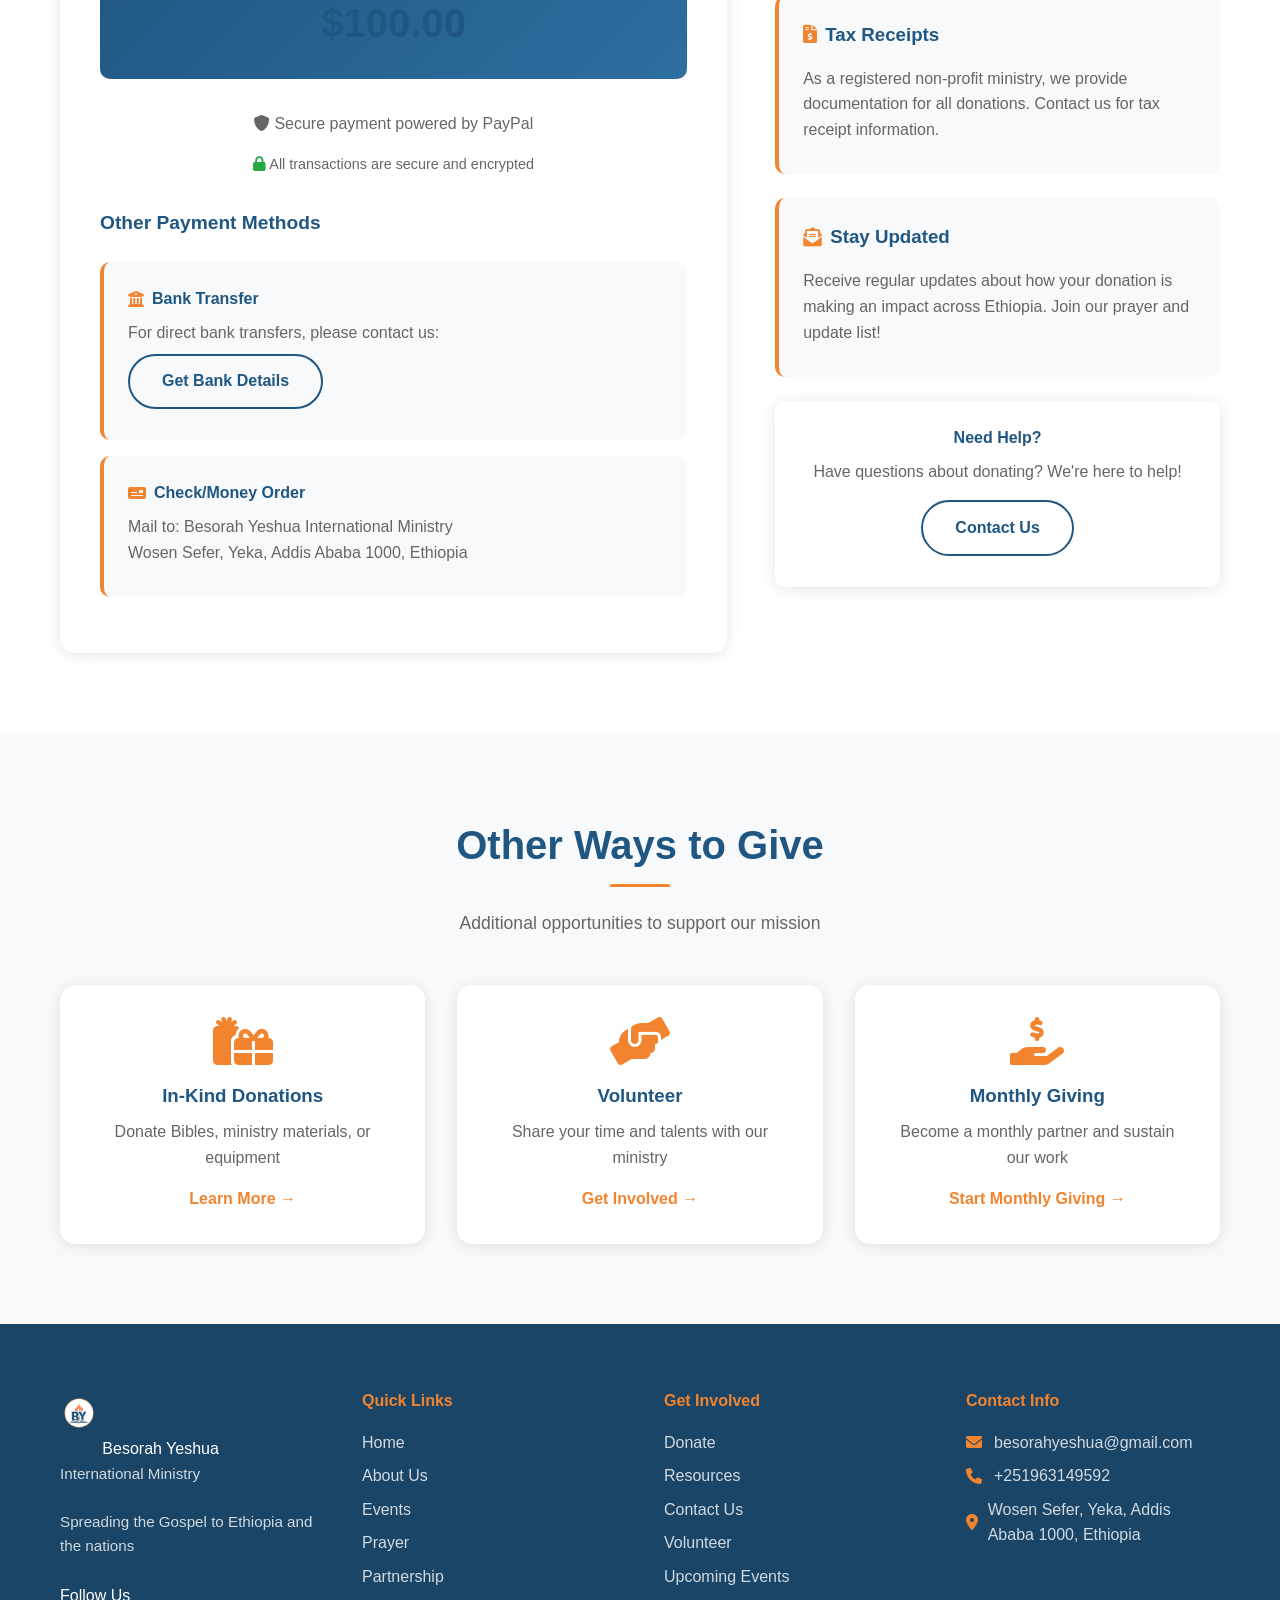
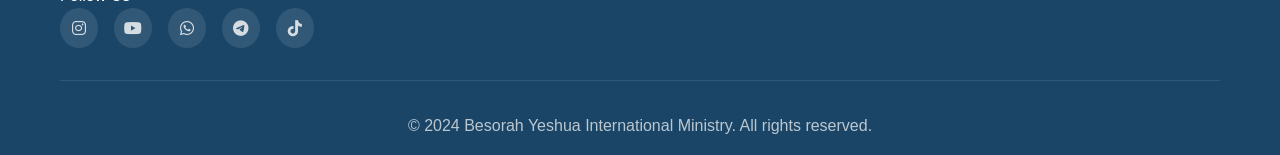
<file: donate.html>
<!DOCTYPE html>
<html lang="en">
<head>
    <meta charset="UTF-8">
    <meta name="viewport" content="width=device-width, initial-scale=1.0">
    <meta name="description" content="Support Besorah Yeshua International Ministry's mission to spread the Gospel across Ethiopia.">
    <title>Donate - Besorah Yeshua International Ministry</title>
    <link rel="stylesheet" href="styles/style.css">
    <link href="https://cdnjs.cloudflare.com/ajax/libs/font-awesome/6.0.0/css/all.min.css" rel="stylesheet">
    
    <link rel="icon" type="image/x-icon" href="images/favicon.ico">
    <link rel="apple-touch-icon" sizes="180x180" href="images/apple-touch-icon.png">
    <link rel="icon" type="image/png" sizes="32x32" href="images/favicon-32x32.png">
    <link rel="icon" type="image/png" sizes="16x16" href="images/favicon-16x16.png">
</head>
<body>
    <!-- Header -->
    <header>
        <nav class="navbar">
            <div class="nav-container">
                <div class="nav-logo">
                    <a href="index.html">
                        <img src="images/logo.png" alt="Besorah Yeshua International Ministry" class="logo">
                        <span class="logo-text">Besorah Yeshua</span>
                    </a>
                </div>
                <ul class="nav-menu">
                    <li class="nav-item">
                        <a href="index.html" class="nav-link">Home</a>
                    </li>
                    <li class="nav-item">
                        <a href="about.html" class="nav-link">About</a>
                    </li>
                    <li class="nav-item">
                        <a href="events.html" class="nav-link">Events</a>
                    </li>
                    <li class="nav-item">
                        <a href="partnership.html" class="nav-link">Partnership</a>
                    </li>
                    <li class="nav-item">
                        <a href="contact.html" class="nav-link">Contact</a>
                    </li>
                                        
                    <li class="nav-item">
                        <a href="resources.html" class="nav-link active">Resources</a>
                    </li>
                    
                </ul>
                <a href="donate.html" class="btn btn-donate active">Donate</a>
                <div class="hamburger" aria-label="Toggle navigation menu" aria-expanded="false">
                    <span class="bar"></span>
                    <span class="bar"></span>
                    <span class="bar"></span>
                </div>
            </div>
        </nav>
    </header>

    <!-- Page Header -->
    <section class="page-header">
        <div class="container">
            <h1>Support Our Mission</h1>
            <p>Your generosity helps spread the Gospel across Ethiopia</p>
        </div>
    </section>

    <!-- Impact Section -->
    <section class="donation-impact">
        <div class="container">
            <div class="section-header">
                <h2>Your Impact</h2>
                <p>See how your donation makes a difference</p>
            </div>
            <div class="impact-examples-grid">
                <div class="impact-example">
                    <div class="impact-icon">
                        <i class="fas fa-bible"></i>
                    </div>
                    <div class="impact-amount">$25</div>
                    <h3>Bible Distribution</h3>
                    <p>Provides Bibles in local languages to 5 new believers</p>
                </div>
                <div class="impact-example">
                    <div class="impact-icon">
                        <i class="fas fa-graduation-cap"></i>
                    </div>
                    <div class="impact-amount">$50</div>
                    <h3>Leadership Training</h3>
                    <p>Trains one pastor or church leader for effective ministry</p>
                </div>
                <div class="impact-example">
                    <div class="impact-icon">
                        <i class="fas fa-bullhorn"></i>
                    </div>
                    <div class="impact-amount">$100</div>
                    <h3>Evangelism Campaign</h3>
                    <p>Supports outreach materials for one community crusade</p>
                </div>
                <div class="impact-example">
                    <div class="impact-icon">
                        <i class="fas fa-church"></i>
                    </div>
                    <div class="impact-amount">$250</div>
                    <h3>Church Planting</h3>
                    <p>Helps establish a new church in an unreached area</p>
                </div>
            </div>
        </div>
    </section>

    <!-- Donation Form Section -->
    <section class="donation-form-section">
        <div class="container">
            <div class="donation-form-grid">
                <!-- Donation Options -->
                <div class="donation-options">
                    <h2>Make Your Donation</h2>
                    
                    <div class="giving-type">
                        <h3>Select Amount</h3>
                        <div class="amount-buttons">
                            <button class="amount-btn" data-amount="25" aria-pressed="false">$25</button>
                            <button class="amount-btn" data-amount="50" aria-pressed="false">$50</button>
                            <button class="amount-btn active" data-amount="100" aria-pressed="true">$100</button>
                            <button class="amount-btn" data-amount="250" aria-pressed="false">$250</button>
                            <button class="amount-btn" data-amount="500" aria-pressed="false">$500</button>
                            <button class="amount-btn" data-amount="custom" aria-pressed="false">Custom</button>
                        </div>
                        <div class="custom-amount-input" style="display: none;">
                            <label for="customAmount">Enter Amount ($)</label>
                            <input type="number" id="customAmount" min="1" placeholder="Enter amount" value="100">
                        </div>
                    </div>

                    <div class="designation">
                        <h3>Designation (Optional)</h3>
                        <select id="designation" aria-label="Choose donation designation">
                            <option value="general">General Ministry</option>
                            <option value="evangelism">Evangelism Campaigns</option>
                            <option value="training">Leadership Training</option>
                            <option value="church-planting">Church Planting</option>
                            <option value="bibles">Bible Distribution</option>
                        </select>
                    </div>

                    <!-- Selected Amount Display -->
                    <div class="selected-amount-display">
                        <p>You are donating:</p>
                        <h2 id="displayAmount">$100.00</h2>
                    </div>

                    <!-- PayPal Button Container -->
                    <div class="paypal-section">
                        <div class="paypal-info">
                            <p><i class="fas fa-shield-alt"></i> Secure payment powered by PayPal</p>
                        </div>
                        <div id="paypal-button-container"></div>
                        <p class="security-note">
                            <i class="fas fa-lock"></i> All transactions are secure and encrypted
                        </p>
                    </div>

                    <!-- Alternative Payment Methods -->
                    <div class="alternative-payment">
                        <h3>Other Payment Methods</h3>
                        <div class="payment-method-card">
                            <h4><i class="fas fa-university"></i> Bank Transfer</h4>
                            <p>For direct bank transfers, please contact us:</p>
                            <a href="contact.html" class="btn btn-outline">Get Bank Details</a>
                        </div>
                        <div class="payment-method-card">
                            <h4><i class="fas fa-money-check"></i> Check/Money Order</h4>
                            <p>Mail to: Besorah Yeshua International Ministry<br>
                            Wosen Sefer, Yeka, Addis Ababa 1000, Ethiopia</p>
                        </div>
                    </div>
                </div>

                <!-- Donation Info -->
                <div class="donation-info-box">
                    <div class="info-card">
                        <h3><i class="fas fa-hand-holding-heart"></i> Why Give?</h3>
                        <p>Your donation directly supports:</p>
                        <ul>
                            <li>✓ Evangelistic crusades reaching thousands</li>
                            <li>✓ Training programs for church leaders</li>
                            <li>✓ Church planting in unreached areas</li>
                            <li>✓ Bible distribution to new believers</li>
                            <li>✓ Community development projects</li>
                        </ul>
                    </div>

                    <div class="info-card">
                        <h3><i class="fas fa-shield-alt"></i> Safe & Secure</h3>
                        <p>Your donation is processed securely through PayPal's industry-leading security. We never store your payment information.</p>
                    </div>

                    <div class="info-card">
                        <h3><i class="fas fa-file-invoice-dollar"></i> Tax Receipts</h3>
                        <p>As a registered non-profit ministry, we provide documentation for all donations. Contact us for tax receipt information.</p>
                    </div>

                    <div class="info-card">
                        <h3><i class="fas fa-envelope-open-text"></i> Stay Updated</h3>
                        <p>Receive regular updates about how your donation is making an impact across Ethiopia. Join our prayer and update list!</p>
                    </div>

                    <div class="help-box">
                        <h4>Need Help?</h4>
                        <p>Have questions about donating? We're here to help!</p>
                        <a href="contact.html" class="btn btn-outline">Contact Us</a>
                    </div>
                </div>
            </div>
        </div>
    </section>

    <!-- Other Ways to Give -->
    <section class="other-ways">
        <div class="container">
            <div class="section-header">
                <h2>Other Ways to Give</h2>
                <p>Additional opportunities to support our mission</p>
            </div>
            <div class="ways-grid">
                <div class="way-card">
                    <i class="fas fa-gifts"></i>
                    <h3>In-Kind Donations</h3>
                    <p>Donate Bibles, ministry materials, or equipment</p>
                    <a href="contact.html">Learn More →</a>
                </div>
                <div class="way-card">
                    <i class="fas fa-hands-helping"></i>
                    <h3>Volunteer</h3>
                    <p>Share your time and talents with our ministry</p>
                    <a href="partnership.html">Get Involved →</a>
                </div>
                <div class="way-card">
                    <i class="fas fa-hand-holding-usd"></i>
                    <h3>Monthly Giving</h3>
                    <p>Become a monthly partner and sustain our work</p>
                    <a href="contact.html">Start Monthly Giving →</a>
                </div>
            </div>
        </div>
    </section>

    <!-- Footer -->
    <footer>
        <div class="container">
            <div class="footer-content">
<div class="footer-section">
    <img src="images/logo.png" alt="Besorah Yeshua International Ministry" class="footer-logo">
    <span class="footer-site-name">Besorah Yeshua</span>
    <p class="footer-tagline">International Ministry</p>
    <p class="footer-tagline">Spreading the Gospel to Ethiopia and the nations</p>
    <span class="follow-us">Follow Us</span>
    <div class="social-links">
        <a href="https://www.instagram.com/byministry_et" aria-label="Instagram" target="_blank" rel="noopener noreferrer">
            <i class="fab fa-instagram"></i>
        </a>
        <a href="https://youtube.com/@byministry_et" aria-label="YouTube" target="_blank" rel="noopener noreferrer">
            <i class="fab fa-youtube"></i>
        </a>
        <a href="https://chat.whatsapp.com/CzuJYpQ0SoM7IjGLnKSGlP" aria-label="WhatsApp Group" target="_blank" rel="noopener noreferrer">
            <i class="fab fa-whatsapp"></i>
        </a>
        <a href="https://t.me/byministry" aria-label="Telegram" target="_blank" rel="noopener noreferrer">
            <i class="fab fa-telegram"></i>
        </a>
        <a href="https://tiktok.com/@besorah.yeshua" aria-label="TikTok" target="_blank" rel="noopener noreferrer">
            <i class="fab fa-tiktok"></i>
        </a>
    </div>
</div>
                <div class="footer-section">
                    <h4>Quick Links</h4>
                    <ul>
                        <li><a href="index.html">Home</a></li>
                        <li><a href="about.html">About Us</a></li>
                        <li><a href="events.html">Events</a></li>
                                                <li><a href="prayer.html">Prayer</a></li>

                        <li><a href="partnership.html">Partnership</a></li>
                    </ul>
                </div>
                <div class="footer-section">
                    <h4>Get Involved</h4>
                    <ul>
                        <li><a href="donate.html">Donate</a></li>
                        
                                                <li><a href="resources.html">Resources</a></li>
                        
                        
                        <li><a href="contact.html">Contact Us</a></li>
                        <li><a href="partnership.html">Volunteer</a></li>
                        <li><a href="events.html">Upcoming Events</a></li>
                    </ul>
                </div>
                <div class="footer-section">
                    <h4>Contact Info</h4>
                    <ul class="contact-info">
                        <li><i class="fas fa-envelope"></i> besorahyeshua@gmail.com</li>
                        <li><i class="fas fa-phone"></i> +251963149592</li>
                        <li><i class="fas fa-map-marker-alt"></i> Wosen Sefer, Yeka, Addis Ababa 1000, Ethiopia</li>
                    </ul>
                </div>
            </div>
            <div class="footer-bottom">
              <p>© 2024 Besorah Yeshua International Ministry. All rights reserved.</p>
            </div>
        </div>
    </footer>

    <!-- PayPal SDK - SANDBOX MODE (Replace with production before going live) -->
    <script src="https://www.paypal.com/sdk/js?client-id=ATTWkwt_C05VlurMtNBHGVJl8EsufqW8lct4w04A7sYLsLqYBZX-B_HGXzT73hckaTIwvga-eyeWJDjA&currency=USD&intent=capture"></script>
    
    <script>
        // Global variables
        let selectedAmount = 100; // Default amount
        const displayAmount = document.getElementById('displayAmount');
        const customAmountInput = document.getElementById('customAmount');
        const customAmountDiv = document.querySelector('.custom-amount-input');

        // Amount button functionality
        document.querySelectorAll('.amount-btn').forEach(button => {
            button.addEventListener('click', function() {
                // Remove active class from all buttons
                document.querySelectorAll('.amount-btn').forEach(btn => {
                    btn.classList.remove('active');
                    btn.setAttribute('aria-pressed', 'false');
                });
                
                // Add active class to clicked button
                this.classList.add('active');
                this.setAttribute('aria-pressed', 'true');
                
                const amount = this.getAttribute('data-amount');
                
                if (amount === 'custom') {
                    customAmountDiv.style.display = 'block';
                    customAmountInput.focus();
                    selectedAmount = parseFloat(customAmountInput.value) || 100;
                } else {
                    customAmountDiv.style.display = 'none';
                    selectedAmount = parseFloat(amount);
                }
                
                updateDisplayAmount();
                renderPayPalButton();
            });
        });

        // Custom amount input
        if (customAmountInput) {
            customAmountInput.addEventListener('input', function() {
                const value = parseFloat(this.value);
                if (value && value > 0) {
                    selectedAmount = value;
                    updateDisplayAmount();
                    renderPayPalButton();
                }
            });
        }

        // Update display amount
        function updateDisplayAmount() {
            displayAmount.textContent = `$${selectedAmount.toFixed(2)}`;
        }

        // Clear existing PayPal button
        function clearPayPalButton() {
            const container = document.getElementById('paypal-button-container');
            container.innerHTML = '';
        }

        // Render PayPal Button
        function renderPayPalButton() {
            clearPayPalButton();
            
            paypal.Buttons({
                style: {
                    layout: 'vertical',
                    color: 'gold',
                    shape: 'rect',
                    label: 'donate',
                    height: 45
                },
                
                createOrder: function(data, actions) {
                    const designation = document.getElementById('designation').value;
                    const designationText = document.getElementById('designation').options[document.getElementById('designation').selectedIndex].text;
                    
                    return actions.order.create({
                        purchase_units: [{
                            amount: {
                                value: selectedAmount.toFixed(2),
                                currency_code: 'USD'
                            },
                            description: `Donation to Besorah Yeshua Ministry - ${designationText}`,
                            custom_id: designation
                        }]
                    });
                },
                
                onApprove: function(data, actions) {
                    return actions.order.capture().then(function(details) {
                        // Show success message
                        const payerName = details.payer.name.given_name;
                        const amount = details.purchase_units[0].amount.value;
                        
                        // Create success message
                        const successHTML = `
                            <div style="text-align: center; padding: 30px; background: #d4edda; border-radius: 10px; border: 2px solid #28a745;">
                                <i class="fas fa-check-circle" style="font-size: 50px; color: #28a745; margin-bottom: 20px;"></i>
                                <h2 style="color: #155724; margin-bottom: 15px;">Thank You, ${payerName}!</h2>
                                <p style="font-size: 1.2rem; color: #155724; margin-bottom: 10px;">
                                    Your donation of <strong>$${amount}</strong> has been received successfully.
                                </p>
                                <p style="color: #155724; margin-bottom: 20px;">
                                    Your generosity helps spread the Gospel across Ethiopia!
                                </p>
                                <p style="font-size: 0.9rem; color: #155724;">
                                    Transaction ID: ${details.id}
                                </p>
                                <div style="margin-top: 20px;">
                                    <a href="index.html" class="btn btn-primary" style="text-decoration: none; display: inline-block; margin: 10px;">Back to Home</a>
                                    <a href="about.html" class="btn btn-secondary" style="text-decoration: none; display: inline-block; margin: 10px;">Learn More</a>
                                </div>
                            </div>
                        `;
                        
                        // Replace PayPal button with success message
                        document.querySelector('.donation-options').innerHTML = successHTML;
                        
                        // Scroll to top
                        window.scrollTo({ top: 0, behavior: 'smooth' });
                        
                        console.log('Transaction completed by ' + payerName);
                        console.log('Transaction details:', details);
                    });
                },
                
                onError: function(err) {
                    console.error('PayPal Checkout Error:', err);
                    
                    // Show error message
                    const errorHTML = `
                        <div style="text-align: center; padding: 20px; background: #f8d7da; border-radius: 10px; border: 2px solid #dc3545;">
                            <i class="fas fa-exclamation-circle" style="font-size: 40px; color: #dc3545; margin-bottom: 15px;"></i>
                            <h3 style="color: #721c24;">Payment Error</h3>
                            <p style="color: #721c24;">
                                There was an error processing your donation. Please try again or contact us for assistance.
                            </p>
                            <button onclick="location.reload()" class="btn btn-primary" style="margin-top: 15px;">Try Again</button>
                        </div>
                    `;
                    
                    document.querySelector('.paypal-section').innerHTML = errorHTML;
                },
                
                onCancel: function(data) {
                    console.log('Transaction cancelled by user');
                    
                    // Show cancelled message
                    const cancelHTML = `
                        <div style="text-align: center; padding: 20px; background: #fff3cd; border-radius: 10px; border: 2px solid #ffc107; margin-top: 20px;">
                            <i class="fas fa-info-circle" style="font-size: 35px; color: #856404; margin-bottom: 10px;"></i>
                            <p style="color: #856404; margin-bottom: 15px;">
                                Your donation was cancelled. You can try again whenever you're ready.
                            </p>
                            <button onclick="location.reload()" class="btn btn-primary">Make Donation</button>
                        </div>
                    `;
                    
                    const existingCancel = document.querySelector('.cancel-message');
                    if (existingCancel) existingCancel.remove();
                    
                    const messageDiv = document.createElement('div');
                    messageDiv.className = 'cancel-message';
                    messageDiv.innerHTML = cancelHTML;
                    document.querySelector('.paypal-section').appendChild(messageDiv);
                }
            }).render('#paypal-button-container');
        }

        // Initial render
        document.addEventListener('DOMContentLoaded', function() {
            updateDisplayAmount();
            renderPayPalButton();
        });
    </script>
    
    <script src="scripts/main.js"></script>
</body>
</html>
</file>
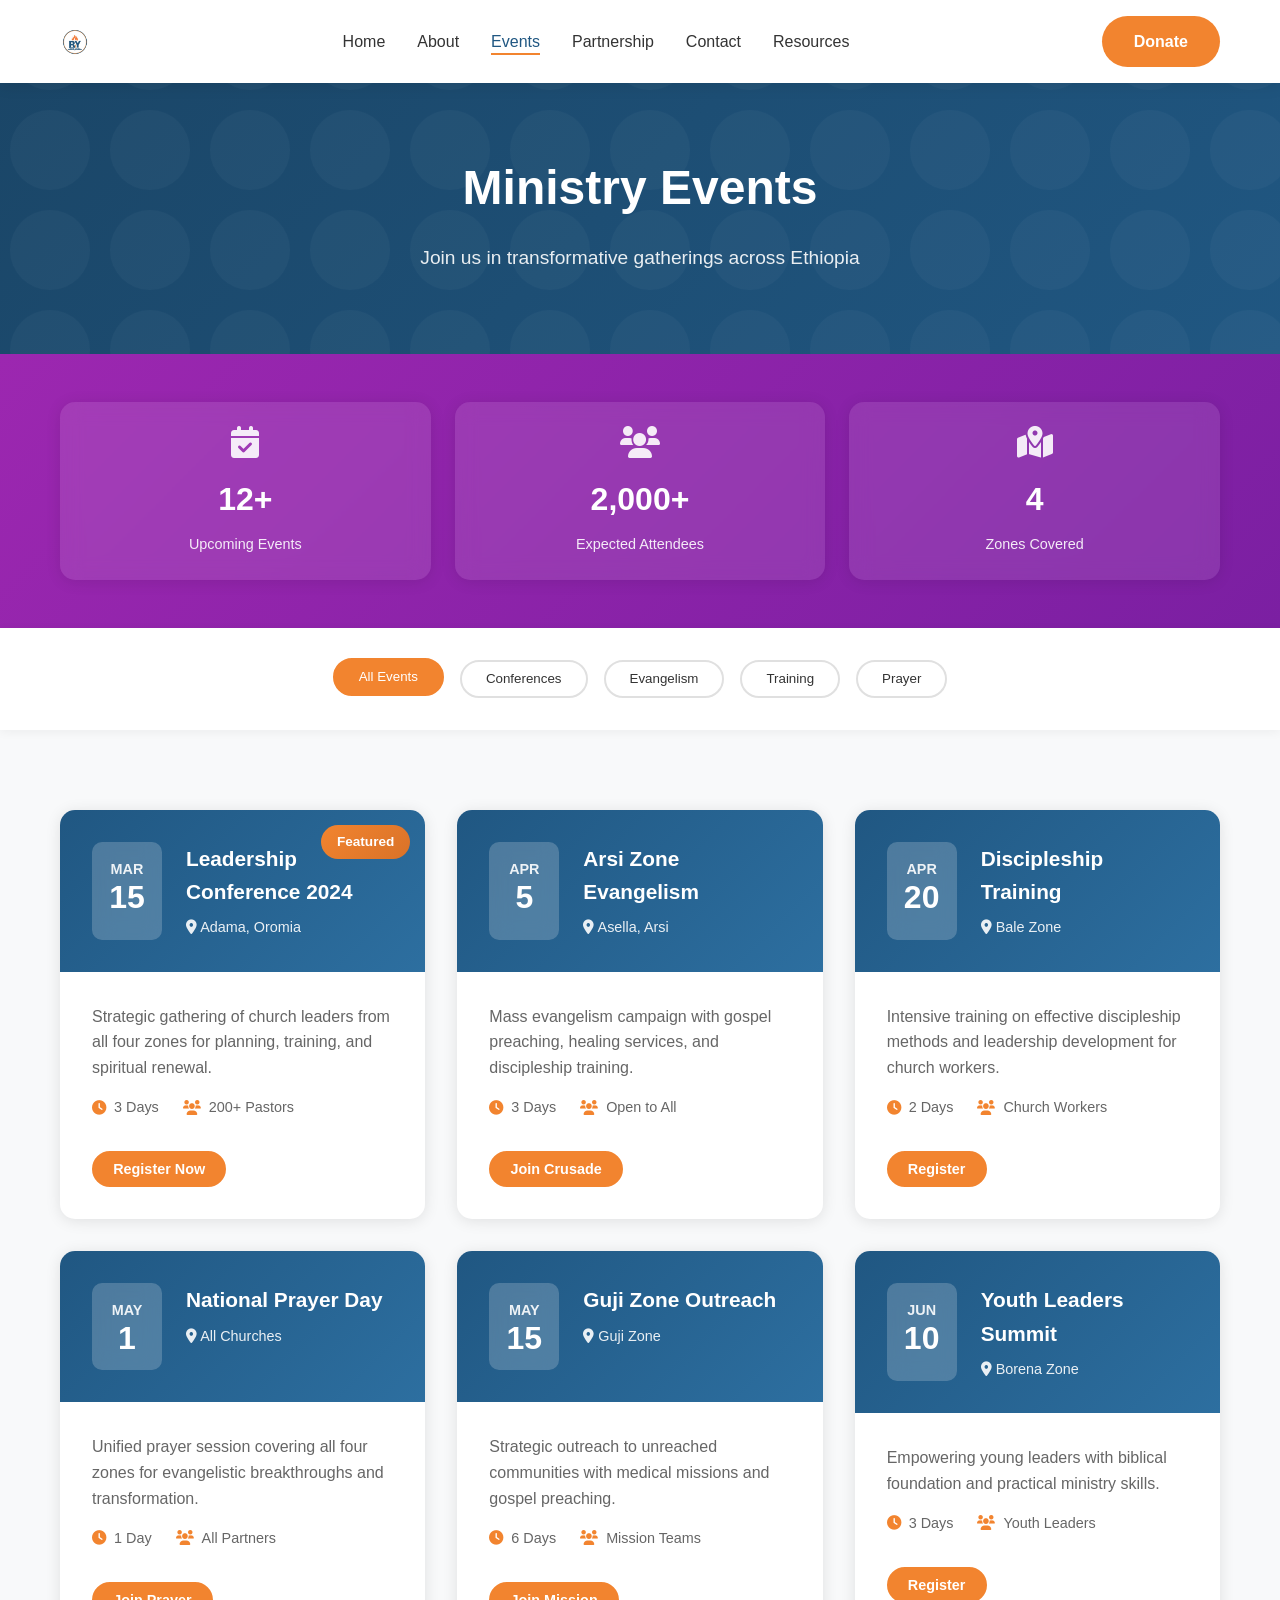
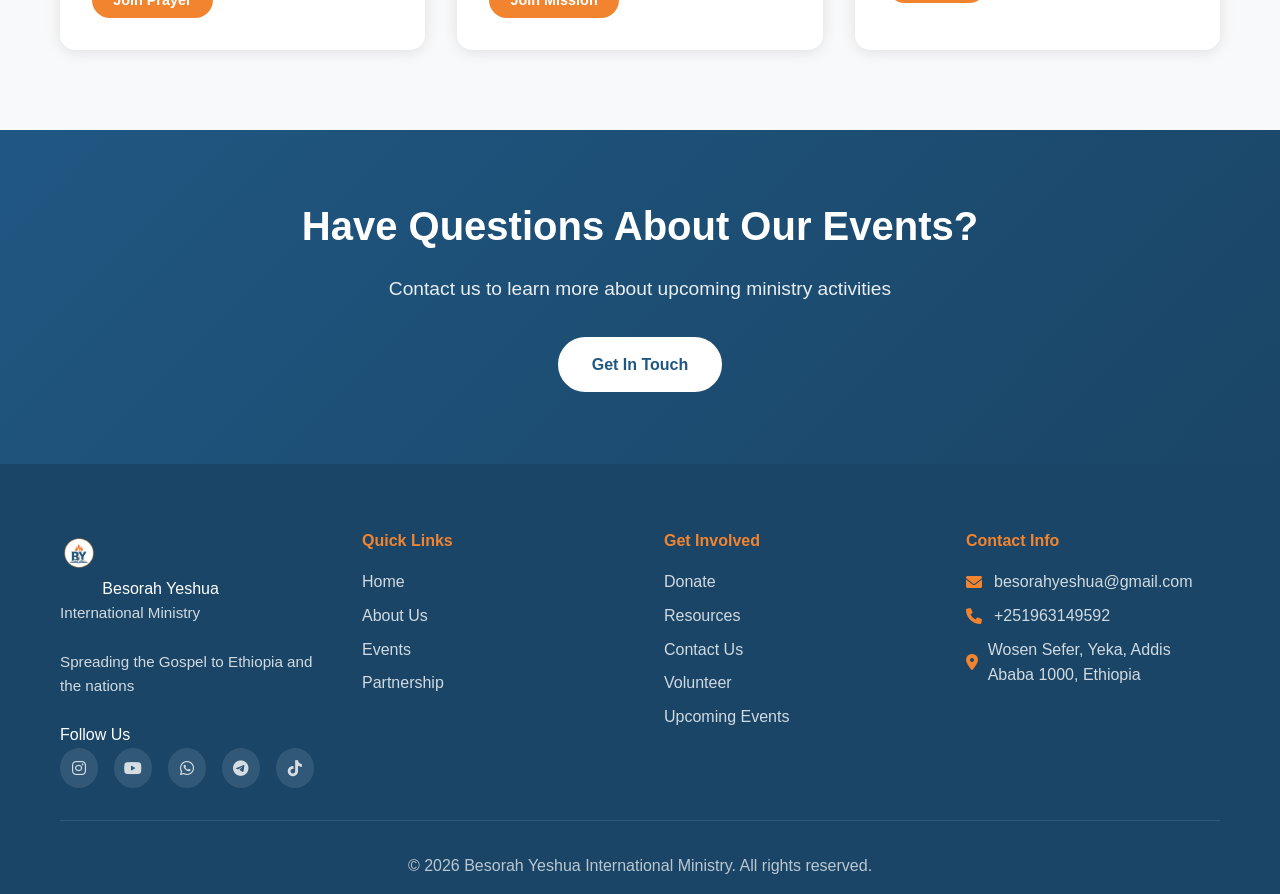
<file: events.html>
<!DOCTYPE html>
<html lang="en">
<head>
    <meta charset="UTF-8">
    <meta name="viewport" content="width=device-width, initial-scale=1.0">
    <meta name="description" content="Discover upcoming ministry events, conferences, and crusades across Ethiopia.">
    <title>Events - Besorah Yeshua International Ministry</title>
    <link rel="stylesheet" href="styles/style.css">
    <link href="https://cdnjs.cloudflare.com/ajax/libs/font-awesome/6.0.0/css/all.min.css" rel="stylesheet">
    
    <link rel="icon" type="image/x-icon" href="images/favicon.ico">
    <link rel="apple-touch-icon" sizes="180x180" href="images/apple-touch-icon.png">
    <link rel="icon" type="image/png" sizes="32x32" href="images/favicon-32x32.png">
    <link rel="icon" type="image/png" sizes="16x16" href="images/favicon-16x16.png">
    
    <style>
        /* Modal Styles */
        .modal-overlay {
            display: none;
            position: fixed;
            top: 0;
            left: 0;
            width: 100%;
            height: 100%;
            background-color: rgba(0, 0, 0, 0.7);
            z-index: 9999;
            animation: fadeIn 0.3s ease;
        }
        
        .modal-overlay.active {
            display: flex;
            justify-content: center;
            align-items: center;
            padding: 20px;
        }
        
        .modal-content {
            background: white;
            border-radius: 12px;
            max-width: 600px;
            width: 100%;
            max-height: 90vh;
            overflow-y: auto;
            position: relative;
            animation: slideUp 0.3s ease;
            box-shadow: 0 10px 40px rgba(0, 0, 0, 0.3);
        }
        
        .modal-header {
            background: linear-gradient(135deg, #1e3a8a 0%, #3b82f6 100%);
            color: white;
            padding: 25px 30px;
            border-radius: 12px 12px 0 0;
            position: relative;
        }
        
        .modal-header h2 {
            margin: 0;
            font-size: 1.8rem;
            font-weight: 700;
        }
        
        .modal-header p {
            margin: 8px 0 0 0;
            opacity: 0.95;
            font-size: 0.95rem;
        }
        
        .modal-close {
            position: absolute;
            top: 20px;
            right: 20px;
            background: rgba(255, 255, 255, 0.2);
            border: none;
            color: white;
            font-size: 1.5rem;
            width: 35px;
            height: 35px;
            border-radius: 50%;
            cursor: pointer;
            display: flex;
            align-items: center;
            justify-content: center;
            transition: all 0.3s ease;
        }
        
        .modal-close:hover {
            background: rgba(255, 255, 255, 0.3);
            transform: rotate(90deg);
        }
        
        .modal-body {
            padding: 30px;
        }
        
        .event-info-banner {
            background: #f0f9ff;
            border-left: 4px solid #3b82f6;
            padding: 15px 20px;
            border-radius: 8px;
            margin-bottom: 25px;
        }
        
        .event-info-banner h3 {
            margin: 0 0 8px 0;
            color: #1e3a8a;
            font-size: 1.2rem;
        }
        
        .event-info-banner p {
            margin: 0;
            color: #475569;
            font-size: 0.95rem;
        }
        
        .registration-form .form-group {
            margin-bottom: 20px;
        }
        
        .registration-form label {
            display: block;
            margin-bottom: 8px;
            font-weight: 600;
            color: #1e293b;
            font-size: 0.95rem;
        }
        
        .registration-form .required {
            color: #ef4444;
        }
        
        .registration-form input,
        .registration-form select,
        .registration-form textarea {
            width: 100%;
            padding: 12px 15px;
            border: 2px solid #e2e8f0;
            border-radius: 8px;
            font-size: 1rem;
            transition: all 0.3s ease;
            font-family: inherit;
        }
        
        .registration-form input:focus,
        .registration-form select:focus,
        .registration-form textarea:focus {
            outline: none;
            border-color: #3b82f6;
            box-shadow: 0 0 0 3px rgba(59, 130, 246, 0.1);
        }
        
        .registration-form textarea {
            resize: vertical;
            min-height: 100px;
        }
        
        .form-row {
            display: grid;
            grid-template-columns: 1fr 1fr;
            gap: 15px;
        }
        
        .modal-footer {
            padding: 20px 30px 30px;
            display: flex;
            gap: 15px;
        }
        
        .modal-footer button {
            flex: 1;
            padding: 14px 24px;
            border: none;
            border-radius: 8px;
            font-size: 1rem;
            font-weight: 600;
            cursor: pointer;
            transition: all 0.3s ease;
        }
        
        .btn-register {
            background: linear-gradient(135deg, #1e3a8a 0%, #3b82f6 100%);
            color: white;
        }
        
        .btn-register:hover {
            transform: translateY(-2px);
            box-shadow: 0 5px 15px rgba(59, 130, 246, 0.4);
        }
        
        .btn-cancel {
            background: #f1f5f9;
            color: #475569;
        }
        
        .btn-cancel:hover {
            background: #e2e8f0;
        }
        
        .success-message {
            background: #ecfdf5;
            border: 2px solid #10b981;
            border-radius: 8px;
            padding: 20px;
            text-align: center;
            display: none;
        }
        
        .success-message.active {
            display: block;
            animation: slideUp 0.3s ease;
        }
        
        .success-message i {
            font-size: 3rem;
            color: #10b981;
            margin-bottom: 15px;
        }
        
        .success-message h3 {
            color: #065f46;
            margin: 0 0 10px 0;
        }
        
        .success-message p {
            color: #047857;
            margin: 0;
        }
        
        @keyframes fadeIn {
            from { opacity: 0; }
            to { opacity: 1; }
        }
        
        @keyframes slideUp {
            from {
                opacity: 0;
                transform: translateY(30px);
            }
            to {
                opacity: 1;
                transform: translateY(0);
            }
        }
        
        @media (max-width: 768px) {
            .modal-content {
                margin: 10px;
                max-height: 95vh;
            }
            
            .modal-header {
                padding: 20px;
            }
            
            .modal-header h2 {
                font-size: 1.4rem;
            }
            
            .modal-body {
                padding: 20px;
            }
            
            .form-row {
                grid-template-columns: 1fr;
            }
        }
    </style>
</head>
<body>
    <!-- Header -->
    <header>
        <nav class="navbar">
            <div class="nav-container">
                <div class="nav-logo">
                    <a href="index.html">
                        <img src="images/logo.png" alt="Besorah Yeshua International Ministry" class="logo">
                        <span class="logo-text">Besorah Yeshua</span>
                    </a>
                </div>                
                <ul class="nav-menu">
                    <li class="nav-item">
                        <a href="index.html" class="nav-link">Home</a>
                    </li>
                    <li class="nav-item">
                        <a href="about.html" class="nav-link">About</a>
                    </li>
                    <li class="nav-item">
                        <a href="events.html" class="nav-link active">Events</a>
                    </li>
                    <li class="nav-item">
                        <a href="partnership.html" class="nav-link">Partnership</a>
                    </li>
                    <li class="nav-item">
                        <a href="contact.html" class="nav-link">Contact</a>
                    </li>
                                        
                    <li class="nav-item">
                        <a href="resources.html" class="nav-link active">Resources</a>
                    </li>
                </ul>
                <a href="donate.html" class="btn btn-donate">Donate</a>
                <div class="hamburger">
                    <span class="bar"></span>
                    <span class="bar"></span>
                    <span class="bar"></span>
                </div>
            </div>
        </nav>
    </header>

    <!-- Page Header -->
    <section class="page-header">
        <div class="container">
            <h1>Ministry Events</h1>
            <p>Join us in transformative gatherings across Ethiopia</p>
        </div>
    </section>

    <!-- Event Stats -->
    <section class="event-stats">
        <div class="container">
            <div class="stats-grid-compact">
                <div class="stat-compact">
                    <i class="fas fa-calendar-check"></i>
                    <span class="number">12+</span>
                    <span class="label">Upcoming Events</span>
                </div>
                <div class="stat-compact">
                    <i class="fas fa-users"></i>
                    <span class="number">2,000+</span>
                    <span class="label">Expected Attendees</span>
                </div>
                <div class="stat-compact">
                    <i class="fas fa-map-marked-alt"></i>
                    <span class="number">4</span>
                    <span class="label">Zones Covered</span>
                </div>
            </div>
        </div>
    </section>

    <!-- Event Filters -->
    <section class="event-filters">
        <div class="container">
            <button class="filter-btn active" data-filter="all">All Events</button>
            <button class="filter-btn" data-filter="conference">Conferences</button>
            <button class="filter-btn" data-filter="crusade">Evangelism</button>
            <button class="filter-btn" data-filter="training">Training</button>
            <button class="filter-btn" data-filter="prayer">Prayer</button>
        </div>
    </section>

    <!-- Events Grid -->
    <section class="events-section">
        <div class="container">
            <div class="events-grid">
                <!-- Event Card 1 -->
                <div class="event-card" data-category="conference">
                    <div class="event-badge featured">Featured</div>
                    <div class="event-header">
                        <div class="event-date-box">
                            <span class="month">MAR</span>
                            <span class="day">15</span>
                        </div>
                        <div class="event-meta">
                            <h3>Leadership Conference 2024</h3>
                            <p class="event-location"><i class="fas fa-map-marker-alt"></i> Adama, Oromia</p>
                        </div>
                    </div>
                    <div class="event-body">
                        <p>Strategic gathering of church leaders from all four zones for planning, training, and spiritual renewal.</p>
                        <div class="event-details">
                            <span><i class="fas fa-clock"></i> 3 Days</span>
                            <span><i class="fas fa-users"></i> 200+ Pastors</span>
                        </div>
                    </div>
                    <div class="event-footer">
                        <button class="btn btn-primary btn-sm register-btn" 
                                data-event="Leadership Conference 2024"
                                data-date="March 15"
                                data-location="Adama, Oromia"
                                data-event-id="leadership">
                            Register Now
                        </button>
                    </div>
                </div>

                <!-- Event Card 2 -->
                <div class="event-card" data-category="crusade">
                    <div class="event-header">
                        <div class="event-date-box">
                            <span class="month">APR</span>
                            <span class="day">5</span>
                        </div>
                        <div class="event-meta">
                            <h3>Arsi Zone Evangelism</h3>
                            <p class="event-location"><i class="fas fa-map-marker-alt"></i> Asella, Arsi</p>
                        </div>
                    </div>
                    <div class="event-body">
                        <p>Mass evangelism campaign with gospel preaching, healing services, and discipleship training.</p>
                        <div class="event-details">
                            <span><i class="fas fa-clock"></i> 3 Days</span>
                            <span><i class="fas fa-users"></i> Open to All</span>
                        </div>
                    </div>
                    <div class="event-footer">
                        <button class="btn btn-primary btn-sm register-btn"
                                data-event="Arsi Zone Evangelism"
                                data-date="April 5"
                                data-location="Asella, Arsi"
                                data-event-id="arsi-crusade">
                            Join Crusade
                        </button>
                    </div>
                </div>

                <!-- Event Card 3 -->
                <div class="event-card" data-category="training">
                    <div class="event-header">
                        <div class="event-date-box">
                            <span class="month">APR</span>
                            <span class="day">20</span>
                        </div>
                        <div class="event-meta">
                            <h3>Discipleship Training</h3>
                            <p class="event-location"><i class="fas fa-map-marker-alt"></i> Bale Zone</p>
                        </div>
                    </div>
                    <div class="event-body">
                        <p>Intensive training on effective discipleship methods and leadership development for church workers.</p>
                        <div class="event-details">
                            <span><i class="fas fa-clock"></i> 2 Days</span>
                            <span><i class="fas fa-users"></i> Church Workers</span>
                        </div>
                    </div>
                    <div class="event-footer">
                        <button class="btn btn-primary btn-sm register-btn"
                                data-event="Discipleship Training"
                                data-date="April 20"
                                data-location="Bale Zone"
                                data-event-id="training">
                            Register
                        </button>
                    </div>
                </div>

                <!-- Event Card 4 -->
                <div class="event-card" data-category="prayer">
                    <div class="event-header">
                        <div class="event-date-box">
                            <span class="month">MAY</span>
                            <span class="day">1</span>
                        </div>
                        <div class="event-meta">
                            <h3>National Prayer Day</h3>
                            <p class="event-location"><i class="fas fa-map-marker-alt"></i> All Churches</p>
                        </div>
                    </div>
                    <div class="event-body">
                        <p>Unified prayer session covering all four zones for evangelistic breakthroughs and transformation.</p>
                        <div class="event-details">
                            <span><i class="fas fa-clock"></i> 1 Day</span>
                            <span><i class="fas fa-users"></i> All Partners</span>
                        </div>
                    </div>
                    <div class="event-footer">
                        <button class="btn btn-primary btn-sm register-btn"
                                data-event="National Prayer Day"
                                data-date="May 1"
                                data-location="All Churches"
                                data-event-id="prayer">
                            Join Prayer
                        </button>
                    </div>
                </div>

                <!-- Event Card 5 -->
                <div class="event-card" data-category="crusade">
                    <div class="event-header">
                        <div class="event-date-box">
                            <span class="month">MAY</span>
                            <span class="day">15</span>
                        </div>
                        <div class="event-meta">
                            <h3>Guji Zone Outreach</h3>
                            <p class="event-location"><i class="fas fa-map-marker-alt"></i> Guji Zone</p>
                        </div>
                    </div>
                    <div class="event-body">
                        <p>Strategic outreach to unreached communities with medical missions and gospel preaching.</p>
                        <div class="event-details">
                            <span><i class="fas fa-clock"></i> 6 Days</span>
                            <span><i class="fas fa-users"></i> Mission Teams</span>
                        </div>
                    </div>
                    <div class="event-footer">
                        <button class="btn btn-primary btn-sm register-btn"
                                data-event="Guji Zone Outreach"
                                data-date="May 15"
                                data-location="Guji Zone"
                                data-event-id="guji-outreach">
                            Join Mission
                        </button>
                    </div>
                </div>

                <!-- Event Card 6 -->
                <div class="event-card" data-category="training">
                    <div class="event-header">
                        <div class="event-date-box">
                            <span class="month">JUN</span>
                            <span class="day">10</span>
                        </div>
                        <div class="event-meta">
                            <h3>Youth Leaders Summit</h3>
                            <p class="event-location"><i class="fas fa-map-marker-alt"></i> Borena Zone</p>
                        </div>
                    </div>
                    <div class="event-body">
                        <p>Empowering young leaders with biblical foundation and practical ministry skills.</p>
                        <div class="event-details">
                            <span><i class="fas fa-clock"></i> 3 Days</span>
                            <span><i class="fas fa-users"></i> Youth Leaders</span>
                        </div>
                    </div>
                    <div class="event-footer">
                        <button class="btn btn-primary btn-sm register-btn"
                                data-event="Youth Leaders Summit"
                                data-date="June 10"
                                data-location="Borena Zone"
                                data-event-id="youth-summit">
                            Register
                        </button>
                    </div>
                </div>
            </div>
        </div>
    </section>

    <!-- Registration Modal -->
    <div class="modal-overlay" id="registrationModal">
        <div class="modal-content">
            <div class="modal-header">
                <h2>Event Registration</h2>
                <p>Please fill out the form below to register</p>
                <button class="modal-close" id="closeModal">
                    <i class="fas fa-times"></i>
                </button>
            </div>
            
            <div class="modal-body">
                <!-- Event Info Banner -->
                <div class="event-info-banner">
                    <h3 id="modalEventName"></h3>
                    <p>
                        <i class="fas fa-calendar"></i> <span id="modalEventDate"></span> &nbsp;&nbsp;
                        <i class="fas fa-map-marker-alt"></i> <span id="modalEventLocation"></span>
                    </p>
                </div>

                <!-- Success Message (hidden by default) -->
                <div class="success-message" id="successMessage">
                    <i class="fas fa-check-circle"></i>
                    <h3>Registration Successful!</h3>
                    <p>Thank you for registering. We'll send you a confirmation email shortly.</p>
                </div>

                <!-- Registration Form -->
                <form name="event-registration" 
                      method="POST" 
                      data-netlify="true" 
                      data-netlify-honeypot="bot-field"
                      class="registration-form" 
                      id="registrationForm">
                    
                    <input type="hidden" name="form-name" value="event-registration">
                    <input type="hidden" name="event-name" id="hiddenEventName">
                    <input type="hidden" name="event-date" id="hiddenEventDate">
                    <input type="hidden" name="event-location" id="hiddenEventLocation">
                    
                    <p class="hidden-field">
                        <label>Don't fill this out: <input name="bot-field" tabindex="-1" autocomplete="off" /></label>
                    </p>

                    <div class="form-row">
                        <div class="form-group">
                            <label for="regName">Full Name <span class="required">*</span></label>
                            <input type="text" id="regName" name="name" required placeholder="Enter your full name">
                        </div>
                        <div class="form-group">
                            <label for="regEmail">Email Address <span class="required">*</span></label>
                            <input type="email" id="regEmail" name="email" required placeholder="your.email@example.com">
                        </div>
                    </div>

                    <div class="form-row">
                        <div class="form-group">
                            <label for="regPhone">Phone Number <span class="required">*</span></label>
                            <input type="tel" id="regPhone" name="phone" required placeholder="+251 XXX XXX XXX">
                        </div>
                        <div class="form-group">
                            <label for="regChurch">Church/Organization</label>
                            <input type="text" id="regChurch" name="church" placeholder="Your church name">
                        </div>
                    </div>

                    <div class="form-group">
                        <label for="regMessage">Additional Information</label>
                        <textarea id="regMessage" name="message" placeholder="Any special requirements or questions?"></textarea>
                    </div>

                    <div class="modal-footer">
                        <button type="button" class="btn-cancel" id="cancelBtn">Cancel</button>
                        <button type="submit" class="btn-register">
                            <i class="fas fa-check"></i> Complete Registration
                        </button>
                    </div>
                </form>
            </div>
        </div>
    </div>

    <!-- CTA Section -->
    <section class="cta-section cta-full">
        <div class="container">
            <h2>Have Questions About Our Events?</h2>
            <p>Contact us to learn more about upcoming ministry activities</p>
            <a href="contact.html" class="btn btn-light">Get In Touch</a>
        </div>
    </section>

    <!-- Footer -->
    <footer>
        <div class="container">
            <div class="footer-content">
<div class="footer-section">
    <img src="images/logo.png" alt="Besorah Yeshua International Ministry" class="footer-logo">
    <span class="footer-site-name">Besorah Yeshua</span>
    <p class="footer-tagline">International Ministry</p>
    <p class="footer-tagline">Spreading the Gospel to Ethiopia and the nations</p>
    <span class="follow-us">Follow Us</span>
    <div class="social-links">
        <a href="https://www.instagram.com/byministry_et" aria-label="Instagram" target="_blank" rel="noopener noreferrer">
            <i class="fab fa-instagram"></i>
        </a>
        <a href="https://youtube.com/@byministry_et" aria-label="YouTube" target="_blank" rel="noopener noreferrer">
            <i class="fab fa-youtube"></i>
        </a>
        <a href="https://chat.whatsapp.com/CzuJYpQ0SoM7IjGLnKSGlP" aria-label="WhatsApp Group" target="_blank" rel="noopener noreferrer">
            <i class="fab fa-whatsapp"></i>
        </a>
        <a href="https://t.me/byministry" aria-label="Telegram" target="_blank" rel="noopener noreferrer">
            <i class="fab fa-telegram"></i>
        </a>
        <a href="https://tiktok.com/@besorah.yeshua" aria-label="TikTok" target="_blank" rel="noopener noreferrer">
            <i class="fab fa-tiktok"></i>
        </a>
    </div>
</div>
                <div class="footer-section">
                    <h4>Quick Links</h4>
                    <ul>
                        <li><a href="index.html">Home</a></li>
                        <li><a href="about.html">About Us</a></li>
                        <li><a href="events.html">Events</a></li>
                        <li><a href="partnership.html">Partnership</a></li>
                    </ul>
                </div>
                <div class="footer-section">
                    <h4>Get Involved</h4>
                    <ul>
                        <li><a href="donate.html">Donate</a></li>
                        
                                                <li><a href="resources.html">Resources</a></li>
                        
                        <li><a href="contact.html">Contact Us</a></li>
                        <li><a href="partnership.html">Volunteer</a></li>
                        <li><a href="events.html">Upcoming Events</a></li>
                    </ul>
                </div>
                <div class="footer-section">
                    <h4>Contact Info</h4>
                    <ul class="contact-info">
                        <li><i class="fas fa-envelope"></i> besorahyeshua@gmail.com</li>
                        <li><i class="fas fa-phone"></i> +251963149592</li>
                        <li><i class="fas fa-map-marker-alt"></i> Wosen Sefer, Yeka, Addis Ababa 1000, Ethiopia</li>
                    </ul>
                </div>                
            </div>
            <div class="footer-bottom">
               <p>© 2024 Besorah Yeshua International Ministry. All rights reserved.</p>
            </div>
        </div>
    </footer>

    <script src="scripts/main.js"></script>
    <script>
        // Modal and Registration Functionality
        document.addEventListener('DOMContentLoaded', function() {
            const modal = document.getElementById('registrationModal');
            const closeBtn = document.getElementById('closeModal');
            const cancelBtn = document.getElementById('cancelBtn');
            const registerBtns = document.querySelectorAll('.register-btn');
            const registrationForm = document.getElementById('registrationForm');
            const successMessage = document.getElementById('successMessage');
            
            // Open modal with event details
            registerBtns.forEach(btn => {
                btn.addEventListener('click', function() {
                    const eventName = this.getAttribute('data-event');
                    const eventDate = this.getAttribute('data-date');
                    const eventLocation = this.getAttribute('data-location');
                    
                    // Set modal content
                    document.getElementById('modalEventName').textContent = eventName;
                    document.getElementById('modalEventDate').textContent = eventDate;
                    document.getElementById('modalEventLocation').textContent = eventLocation;
                    
                    // Set hidden form fields
                    document.getElementById('hiddenEventName').value = eventName;
                    document.getElementById('hiddenEventDate').value = eventDate;
                    document.getElementById('hiddenEventLocation').value = eventLocation;
                    
                    // Show modal
                    modal.classList.add('active');
                    document.body.style.overflow = 'hidden';
                });
            });
            
            // Close modal function
            function closeModal() {
                modal.classList.remove('active');
                document.body.style.overflow = 'auto';
                registrationForm.reset();
                successMessage.classList.remove('active');
                registrationForm.style.display = 'block';
            }
            
            // Close modal events
            closeBtn.addEventListener('click', closeModal);
            cancelBtn.addEventListener('click', closeModal);
            
            // Close on overlay click
            modal.addEventListener('click', function(e) {
                if (e.target === modal) {
                    closeModal();
                }
            });
            
            // Close on Escape key
            document.addEventListener('keydown', function(e) {
                if (e.key === 'Escape' && modal.classList.contains('active')) {
                    closeModal();
                }
            });
            
            // Form submission - Store event details for thank you page
            registrationForm.addEventListener('submit', function(e) {
                const eventName = document.getElementById('hiddenEventName').value;
                const eventDate = document.getElementById('hiddenEventDate').value;
                const eventLocation = document.getElementById('hiddenEventLocation').value;
                
                // Store in sessionStorage for thank you page
                sessionStorage.setItem('eventName', eventName);
                sessionStorage.setItem('eventDate', eventDate);
                sessionStorage.setItem('eventLocation', eventLocation);
                
                // Netlify will redirect to thank-you.html?form=event
            });
        });
    </script>
</body>
</html>
</file>
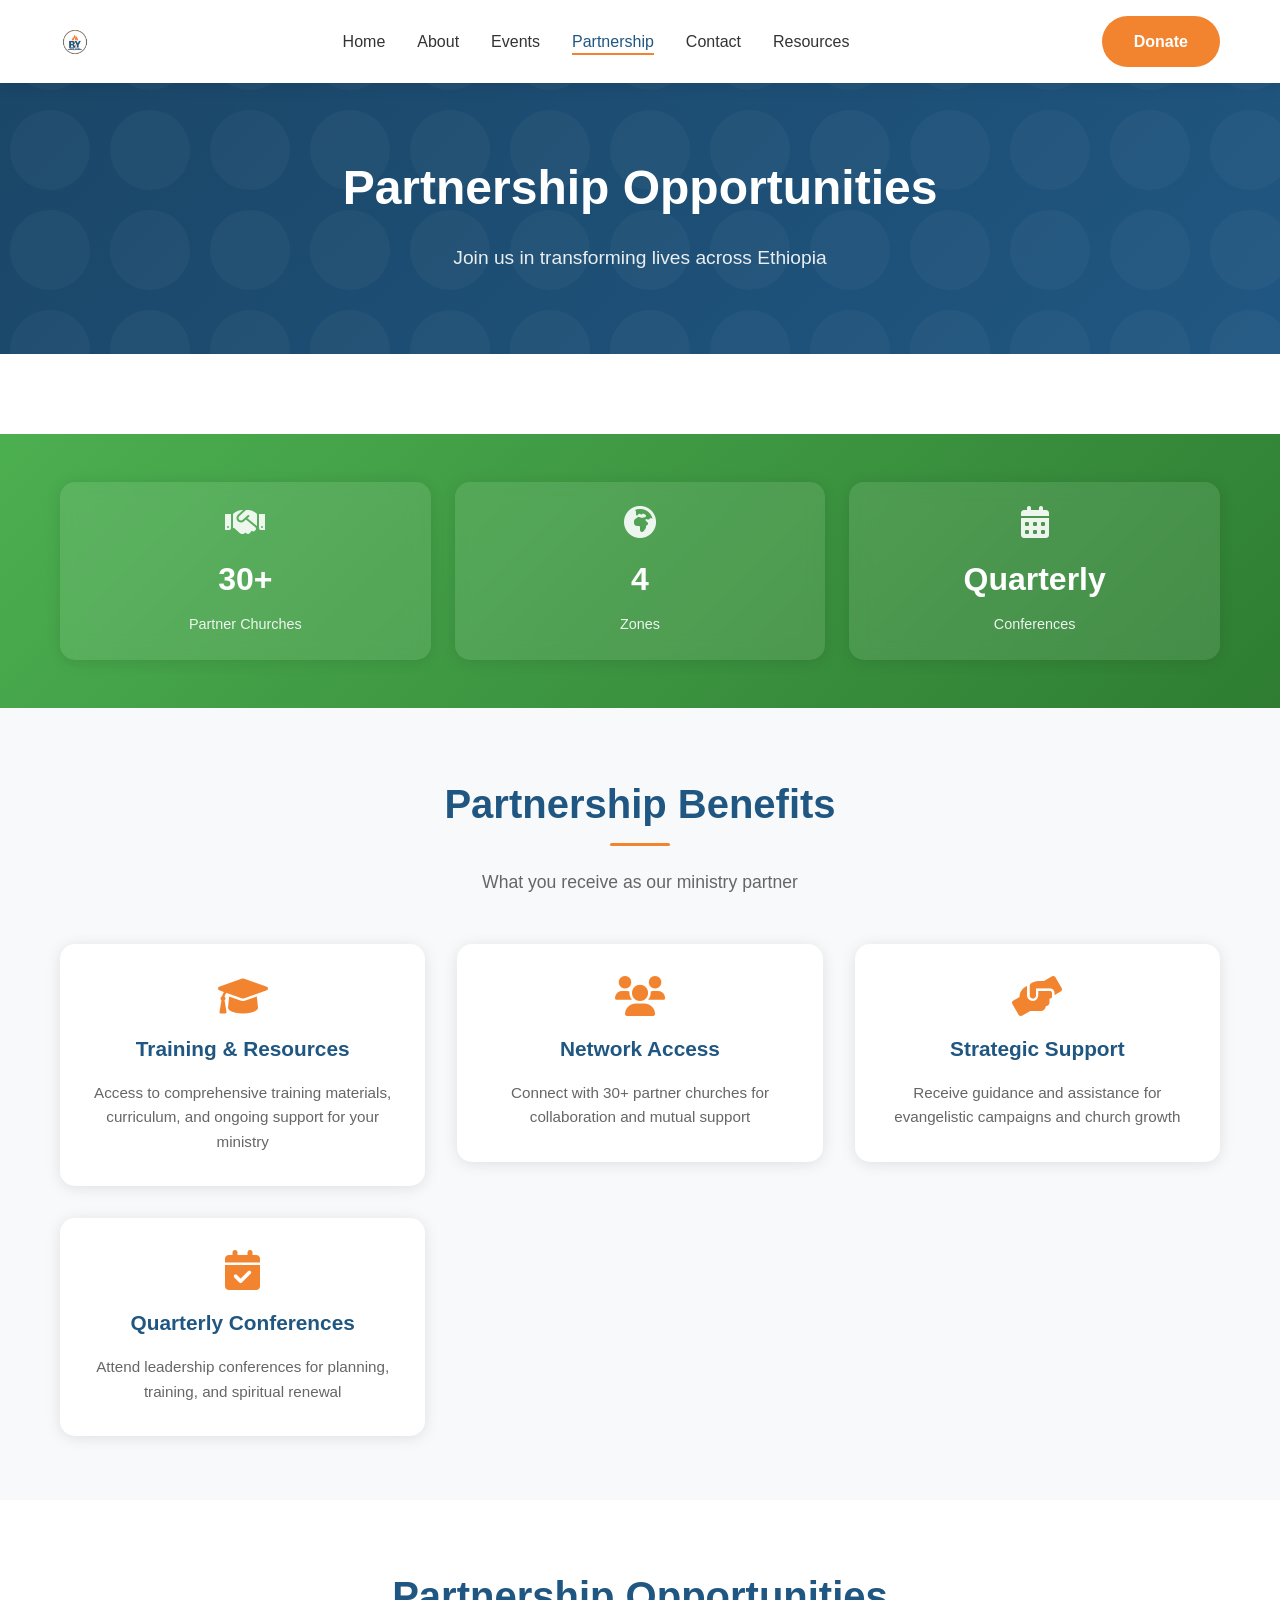
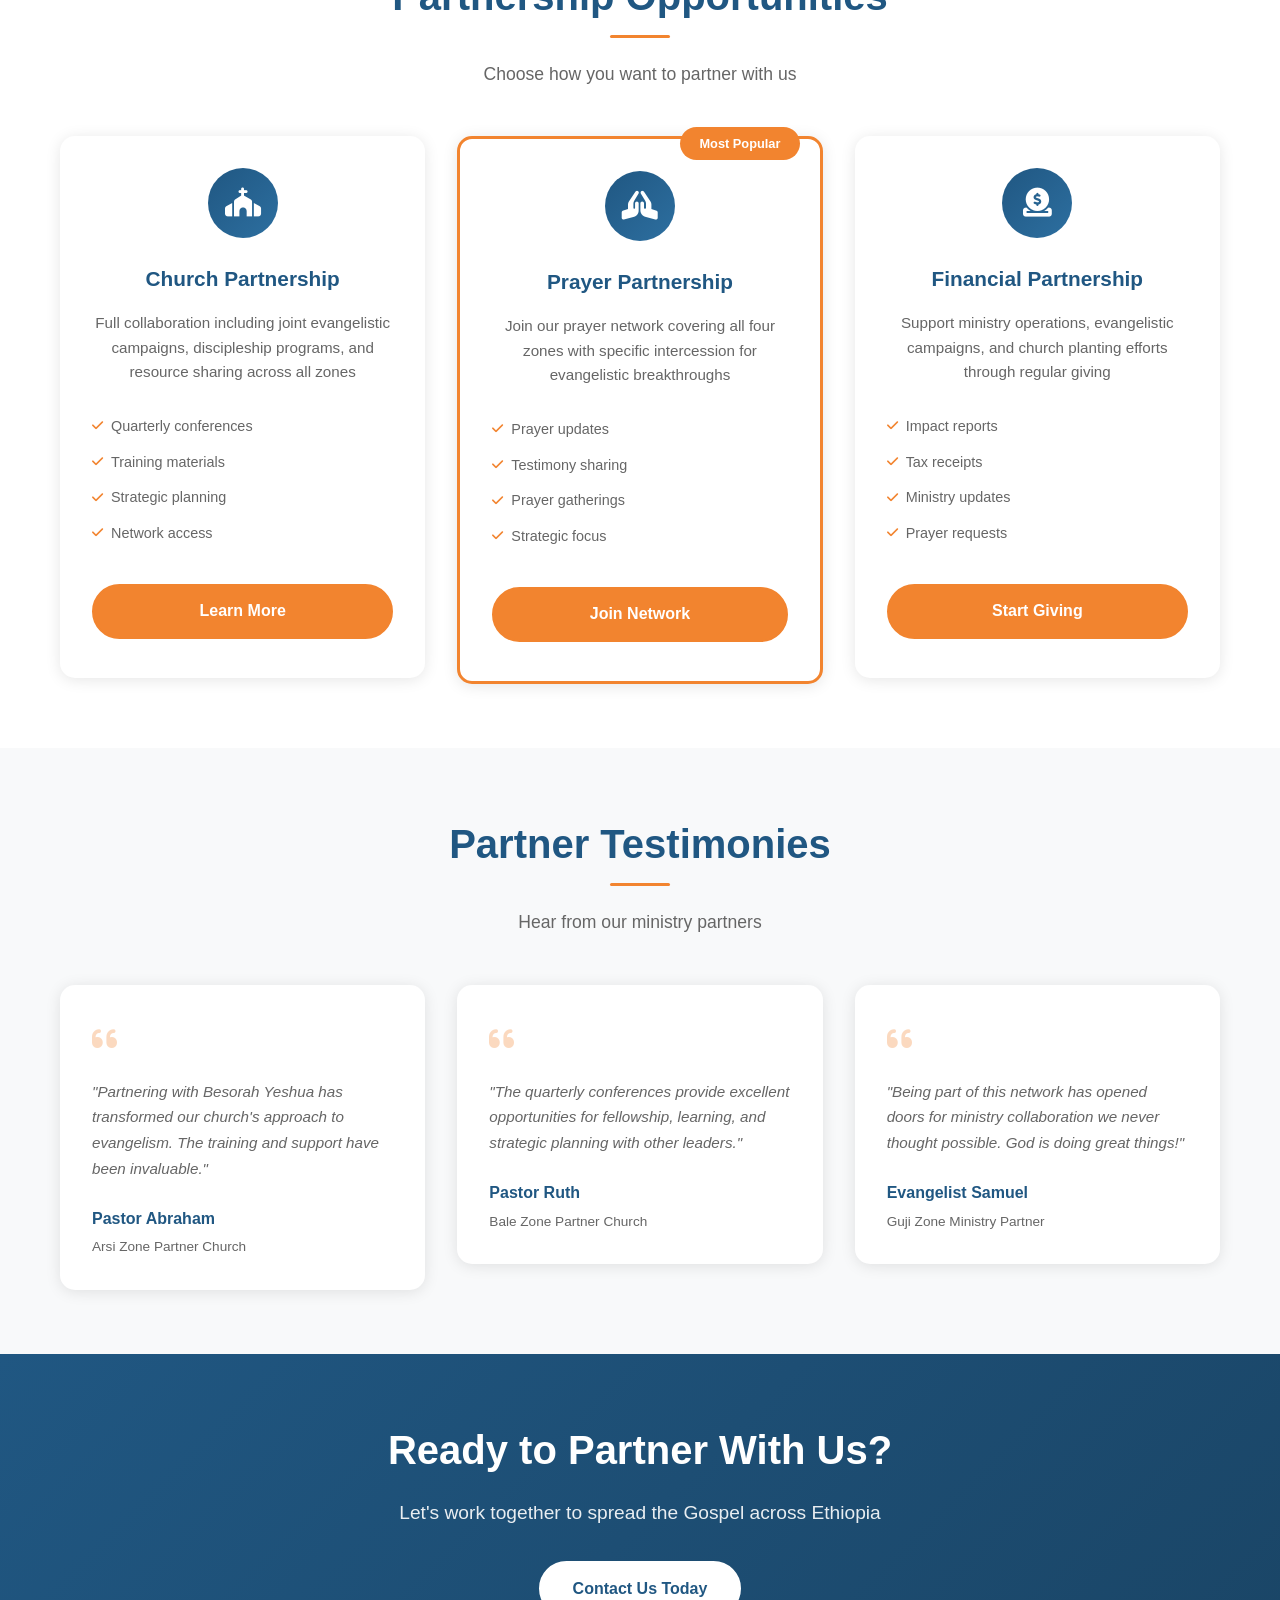
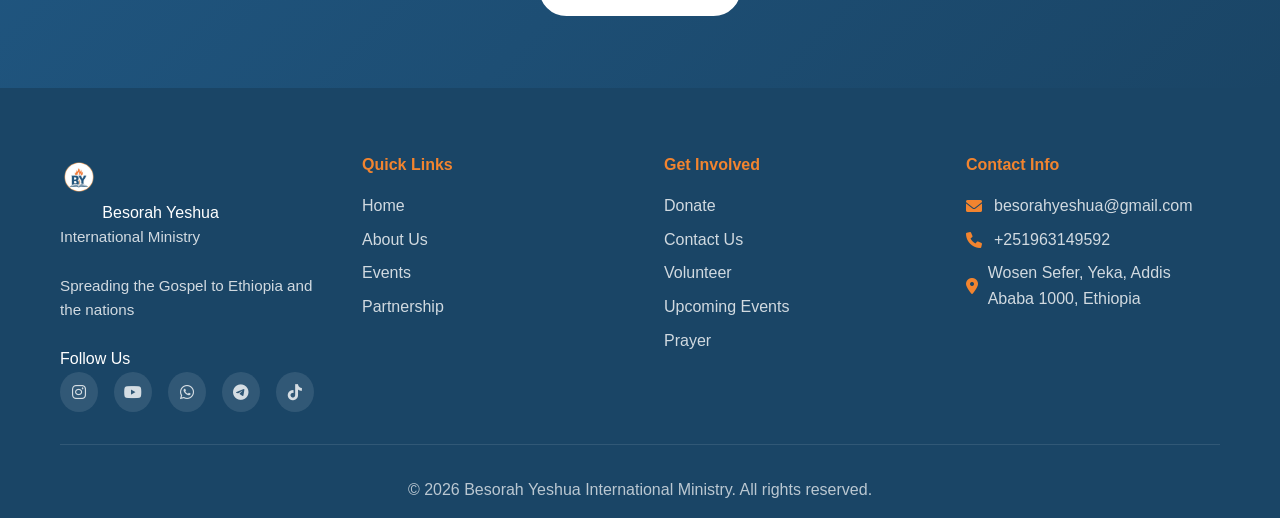
<file: partnership.html>
<!DOCTYPE html>
<html lang="en">
<head>
    <meta charset="UTF-8">
    <meta name="viewport" content="width=device-width, initial-scale=1.0">
    <meta name="description" content="Partner with Besorah Yeshua International Ministry to spread the Gospel across Ethiopia.">
    <title>Partnership - Besorah Yeshua International Ministry</title>
    <link rel="stylesheet" href="styles/style.css">
    <link href="https://cdnjs.cloudflare.com/ajax/libs/font-awesome/6.0.0/css/all.min.css" rel="stylesheet">
    
    <link rel="icon" type="image/x-icon" href="images/favicon.ico">
    <link rel="apple-touch-icon" sizes="180x180" href="images/apple-touch-icon.png">
    <link rel="icon" type="image/png" sizes="32x32" href="images/favicon-32x32.png">
    <link rel="icon" type="image/png" sizes="16x16" href="images/favicon-16x16.png">
</head>
<body>
    <!-- Header -->
    <header>
        <nav class="navbar">
            <div class="nav-container">
<div class="nav-logo">
    <a href="index.html">
        <img src="images/logo.png" alt="Besorah Yeshua International Ministry" class="logo">
        <span class="logo-text">Besorah Yeshua</span>
    </a>
</div>                
                <ul class="nav-menu">
                    <li class="nav-item">
                        <a href="index.html" class="nav-link">Home</a>
                    </li>
                    <li class="nav-item">
                        <a href="about.html" class="nav-link">About</a>
                    </li>
                    <li class="nav-item">
                        <a href="events.html" class="nav-link">Events</a>
                    </li>
                    <li class="nav-item">
                        <a href="partnership.html" class="nav-link active">Partnership</a>
                    </li>
                    <li class="nav-item">
                        <a href="contact.html" class="nav-link">Contact</a>
                    </li>
                                    
                    <li class="nav-item">
                        <a href="resources.html" class="nav-link active">Resources</a>
                    </li>
                    
                </ul>
                <a href="donate.html" class="btn btn-donate">Donate</a>
                <div class="hamburger">
                    <span class="bar"></span>
                    <span class="bar"></span>
                    <span class="bar"></span>
                </div>
            </div>
        </nav>
    </header>

    <!-- Page Header -->
    <section class="page-header">
        <div class="container">
            <h1>Partnership Opportunities</h1>
            <p>Join us in transforming lives across Ethiopia</p>
        </div>
    </section>

    <!-- Partnership Stats -->
    <section class="partnership-stats">
        <div class="container">
            <div class="stats-grid-compact">
                <div class="stat-compact">
                    <i class="fas fa-handshake"></i>
                    <span class="number">30+</span>
                    <span class="label">Partner Churches</span>
                </div>
                <div class="stat-compact">
                    <i class="fas fa-globe-africa"></i>
                    <span class="number">4</span>
                    <span class="label">Zones</span>
                </div>
                <div class="stat-compact">
                    <i class="fas fa-calendar-alt"></i>
                    <span class="number">Quarterly</span>
                    <span class="label">Conferences</span>
                </div>
            </div>
        </div>
    </section>

    <!-- Partnership Benefits -->
    <section class="partnership-benefits">
        <div class="container">
            <div class="section-header">
                <h2>Partnership Benefits</h2>
                <p>What you receive as our ministry partner</p>
            </div>
            <div class="benefits-grid">
                <div class="benefit-card">
                    <i class="fas fa-graduation-cap"></i>
                    <h3>Training & Resources</h3>
                    <p>Access to comprehensive training materials, curriculum, and ongoing support for your ministry</p>
                </div>
                <div class="benefit-card">
                    <i class="fas fa-users"></i>
                    <h3>Network Access</h3>
                    <p>Connect with 30+ partner churches for collaboration and mutual support</p>
                </div>
                <div class="benefit-card">
                    <i class="fas fa-hands-helping"></i>
                    <h3>Strategic Support</h3>
                    <p>Receive guidance and assistance for evangelistic campaigns and church growth</p>
                </div>
                <div class="benefit-card">
                    <i class="fas fa-calendar-check"></i>
                    <h3>Quarterly Conferences</h3>
                    <p>Attend leadership conferences for planning, training, and spiritual renewal</p>
                </div>
            </div>
        </div>
    </section>

    <!-- Partnership Types -->
    <section class="partnership-types">
        <div class="container">
            <div class="section-header">
                <h2>Partnership Opportunities</h2>
                <p>Choose how you want to partner with us</p>
            </div>
            <div class="partnership-grid">
                <div class="partnership-card">
                    <div class="partnership-icon">
                        <i class="fas fa-church"></i>
                    </div>
                    <h3>Church Partnership</h3>
                    <p>Full collaboration including joint evangelistic campaigns, discipleship programs, and resource sharing across all zones</p>
                    <ul class="partnership-features">
                        <li><i class="fas fa-check"></i> Quarterly conferences</li>
                        <li><i class="fas fa-check"></i> Training materials</li>
                        <li><i class="fas fa-check"></i> Strategic planning</li>
                        <li><i class="fas fa-check"></i> Network access</li>
                    </ul>
                    <a href="contact.html?type=church-partnership" class="btn btn-primary">Learn More</a>
                </div>

                <div class="partnership-card featured">
                    <div class="featured-badge">Most Popular</div>
                    <div class="partnership-icon">
                        <i class="fas fa-hands-praying"></i>
                    </div>
                    <h3>Prayer Partnership</h3>
                    <p>Join our prayer network covering all four zones with specific intercession for evangelistic breakthroughs</p>
                    <ul class="partnership-features">
                        <li><i class="fas fa-check"></i> Prayer updates</li>
                        <li><i class="fas fa-check"></i> Testimony sharing</li>
                        <li><i class="fas fa-check"></i> Prayer gatherings</li>
                        <li><i class="fas fa-check"></i> Strategic focus</li>
                    </ul>
                    <a href="contact.html?type=prayer-partnership" class="btn btn-primary">Join Network</a>
                </div>

                <div class="partnership-card">
                    <div class="partnership-icon">
                        <i class="fas fa-donate"></i>
                    </div>
                    <h3>Financial Partnership</h3>
                    <p>Support ministry operations, evangelistic campaigns, and church planting efforts through regular giving</p>
                    <ul class="partnership-features">
                        <li><i class="fas fa-check"></i> Impact reports</li>
                        <li><i class="fas fa-check"></i> Tax receipts</li>
                        <li><i class="fas fa-check"></i> Ministry updates</li>
                        <li><i class="fas fa-check"></i> Prayer requests</li>
                    </ul>
                    <a href="donate.html" class="btn btn-primary">Start Giving</a>
                </div>
            </div>
        </div>
    </section>

    <!-- Testimonials -->
    <section class="testimonials">
        <div class="container">
            <div class="section-header">
                <h2>Partner Testimonies</h2>
                <p>Hear from our ministry partners</p>
            </div>
            <div class="testimonials-grid">
                <div class="testimonial-card">
                    <div class="testimonial-icon">
                        <i class="fas fa-quote-left"></i>
                    </div>
                    <p>"Partnering with Besorah Yeshua has transformed our church's approach to evangelism. The training and support have been invaluable."</p>
                    <div class="testimonial-author">
                        <strong>Pastor Abraham</strong>
                        <span>Arsi Zone Partner Church</span>
                    </div>
                </div>
                <div class="testimonial-card">
                    <div class="testimonial-icon">
                        <i class="fas fa-quote-left"></i>
                    </div>
                    <p>"The quarterly conferences provide excellent opportunities for fellowship, learning, and strategic planning with other leaders."</p>
                    <div class="testimonial-author">
                        <strong>Pastor Ruth</strong>
                        <span>Bale Zone Partner Church</span>
                    </div>
                </div>
                <div class="testimonial-card">
                    <div class="testimonial-icon">
                        <i class="fas fa-quote-left"></i>
                    </div>
                    <p>"Being part of this network has opened doors for ministry collaboration we never thought possible. God is doing great things!"</p>
                    <div class="testimonial-author">
                        <strong>Evangelist Samuel</strong>
                        <span>Guji Zone Ministry Partner</span>
                    </div>
                </div>
            </div>
        </div>
    </section>

    <!-- CTA Section -->
    <section class="cta-section cta-full">
        <div class="container">
            <h2>Ready to Partner With Us?</h2>
            <p>Let's work together to spread the Gospel across Ethiopia</p>
            <a href="contact.html" class="btn btn-light">Contact Us Today</a>
        </div>
    </section>

    <!-- Footer -->
    <footer>
        <div class="container">
            <div class="footer-content">
<div class="footer-section">
    <img src="images/logo.png" alt="Besorah Yeshua International Ministry" class="footer-logo">
    <span class="footer-site-name">Besorah Yeshua</span>
    <p class="footer-tagline">International Ministry</p>
    <p class="footer-tagline">Spreading the Gospel to Ethiopia and the nations</p>
    <span class="follow-us">Follow Us</span>
    <div class="social-links">
        <a href="https://www.instagram.com/byministry_et" aria-label="Instagram" target="_blank" rel="noopener noreferrer">
            <i class="fab fa-instagram"></i>
        </a>
        <a href="https://youtube.com/@byministry_et" aria-label="YouTube" target="_blank" rel="noopener noreferrer">
            <i class="fab fa-youtube"></i>
        </a>
        <a href="https://chat.whatsapp.com/CzuJYpQ0SoM7IjGLnKSGlP" aria-label="WhatsApp Group" target="_blank" rel="noopener noreferrer">
            <i class="fab fa-whatsapp"></i>
        </a>
        <a href="https://t.me/byministry" aria-label="Telegram" target="_blank" rel="noopener noreferrer">
            <i class="fab fa-telegram"></i>
        </a>
        <a href="https://tiktok.com/@besorah.yeshua" aria-label="TikTok" target="_blank" rel="noopener noreferrer">
            <i class="fab fa-tiktok"></i>
        </a>
    </div>
</div>
                <div class="footer-section">
                    <h4>Quick Links</h4>
                    <ul>
                        <li><a href="index.html">Home</a></li>
                        <li><a href="about.html">About Us</a></li>
                        <li><a href="events.html">Events</a></li>
                        <li><a href="partnership.html">Partnership</a></li>
                    </ul>
                </div>
                <div class="footer-section">
                    <h4>Get Involved</h4>
                    <ul>
                        <li><a href="donate.html">Donate</a></li>
                        <li><a href="contact.html">Contact Us</a></li>
                        <li><a href="partnership.html">Volunteer</a></li>
                        <li><a href="events.html">Upcoming Events</a></li>
                                                <li><a href="prayer.html">Prayer</a></li>

                    </ul>
                </div>
                <div class="footer-section">
                    <h4>Contact Info</h4>
                    <ul class="contact-info">
                        <li><i class="fas fa-envelope"></i> besorahyeshua@gmail.com</li>
                        <li><i class="fas fa-phone"></i> +251963149592</li>
                        <li><i class="fas fa-map-marker-alt"></i> Wosen Sefer, Yeka, Addis Ababa 1000, Ethiopia</li>
                    </ul>
                </div>                
            </div>
            <div class="footer-bottom">
               <p>© 2024 Besorah Yeshua International Ministry. All rights reserved.</p>
            </div>
        </div>
    </footer>

    <script src="scripts/main.js"></script>
</body>
</html>
</file>
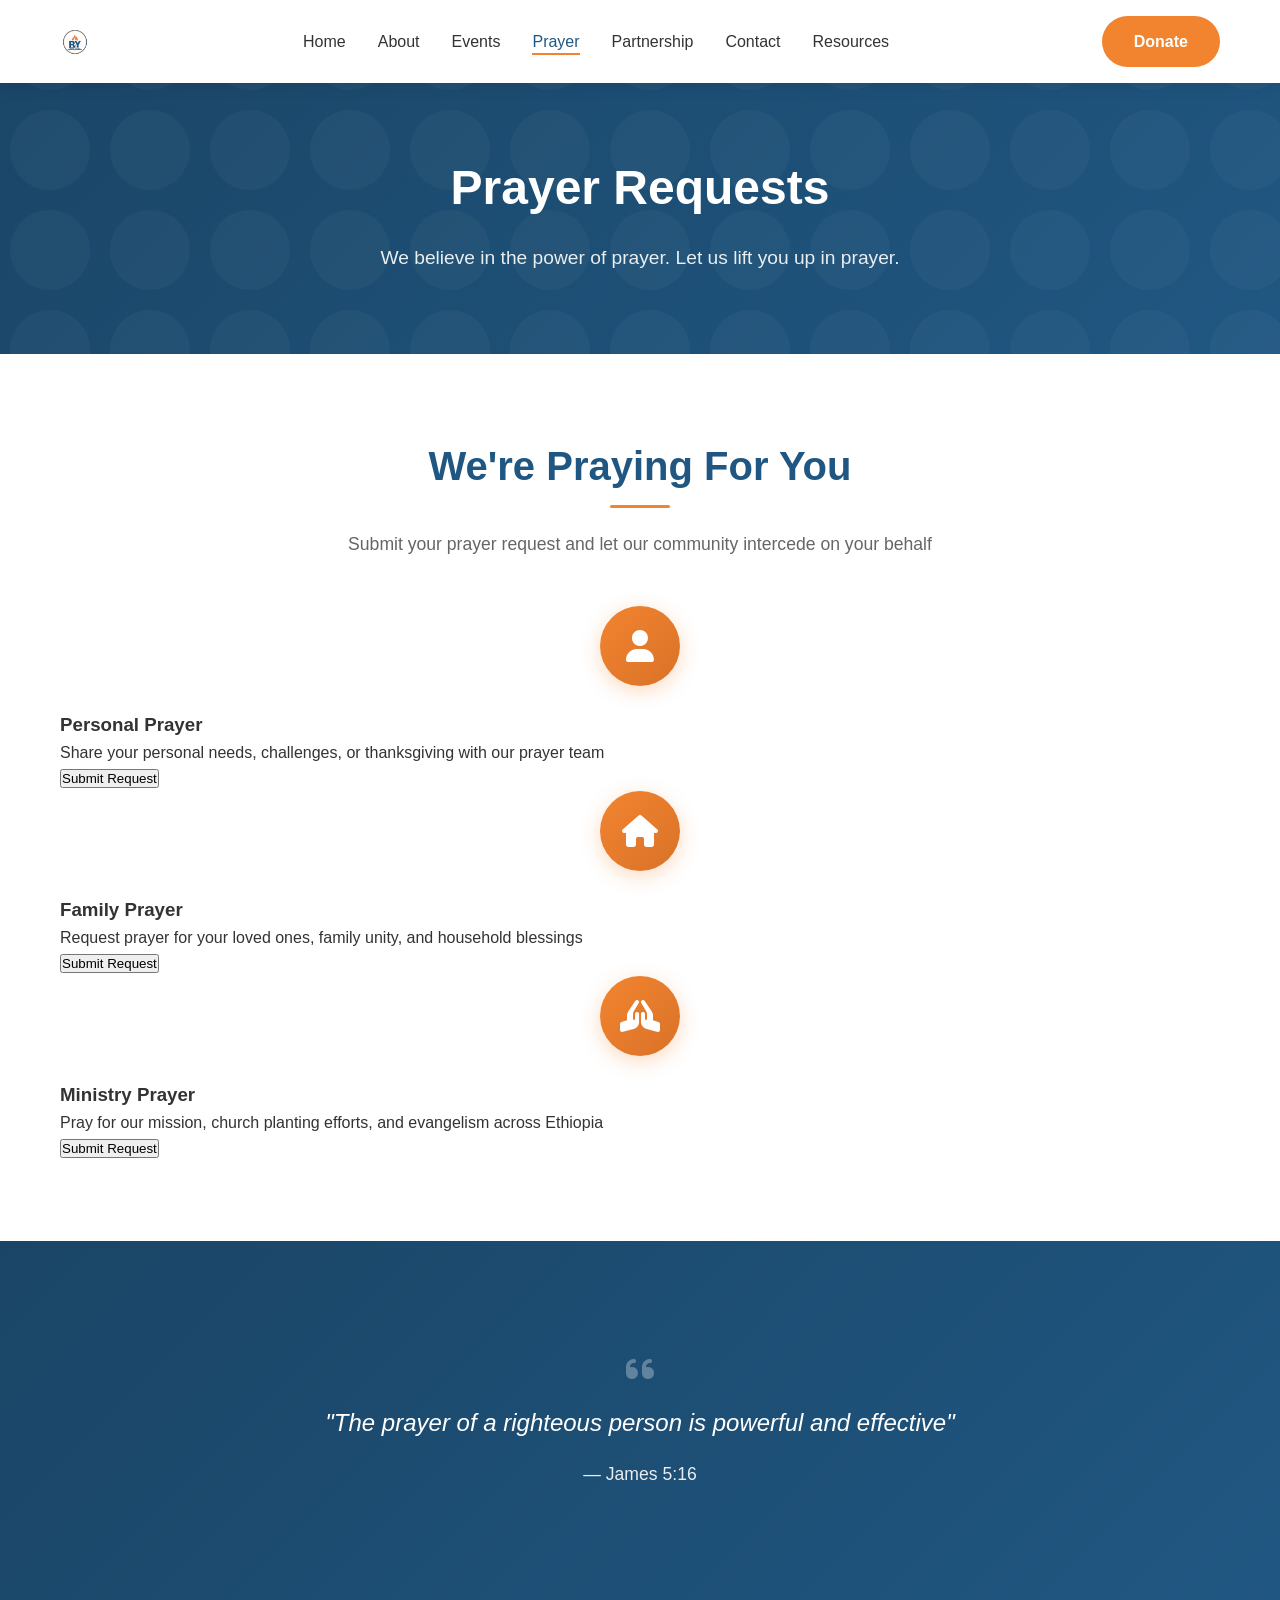
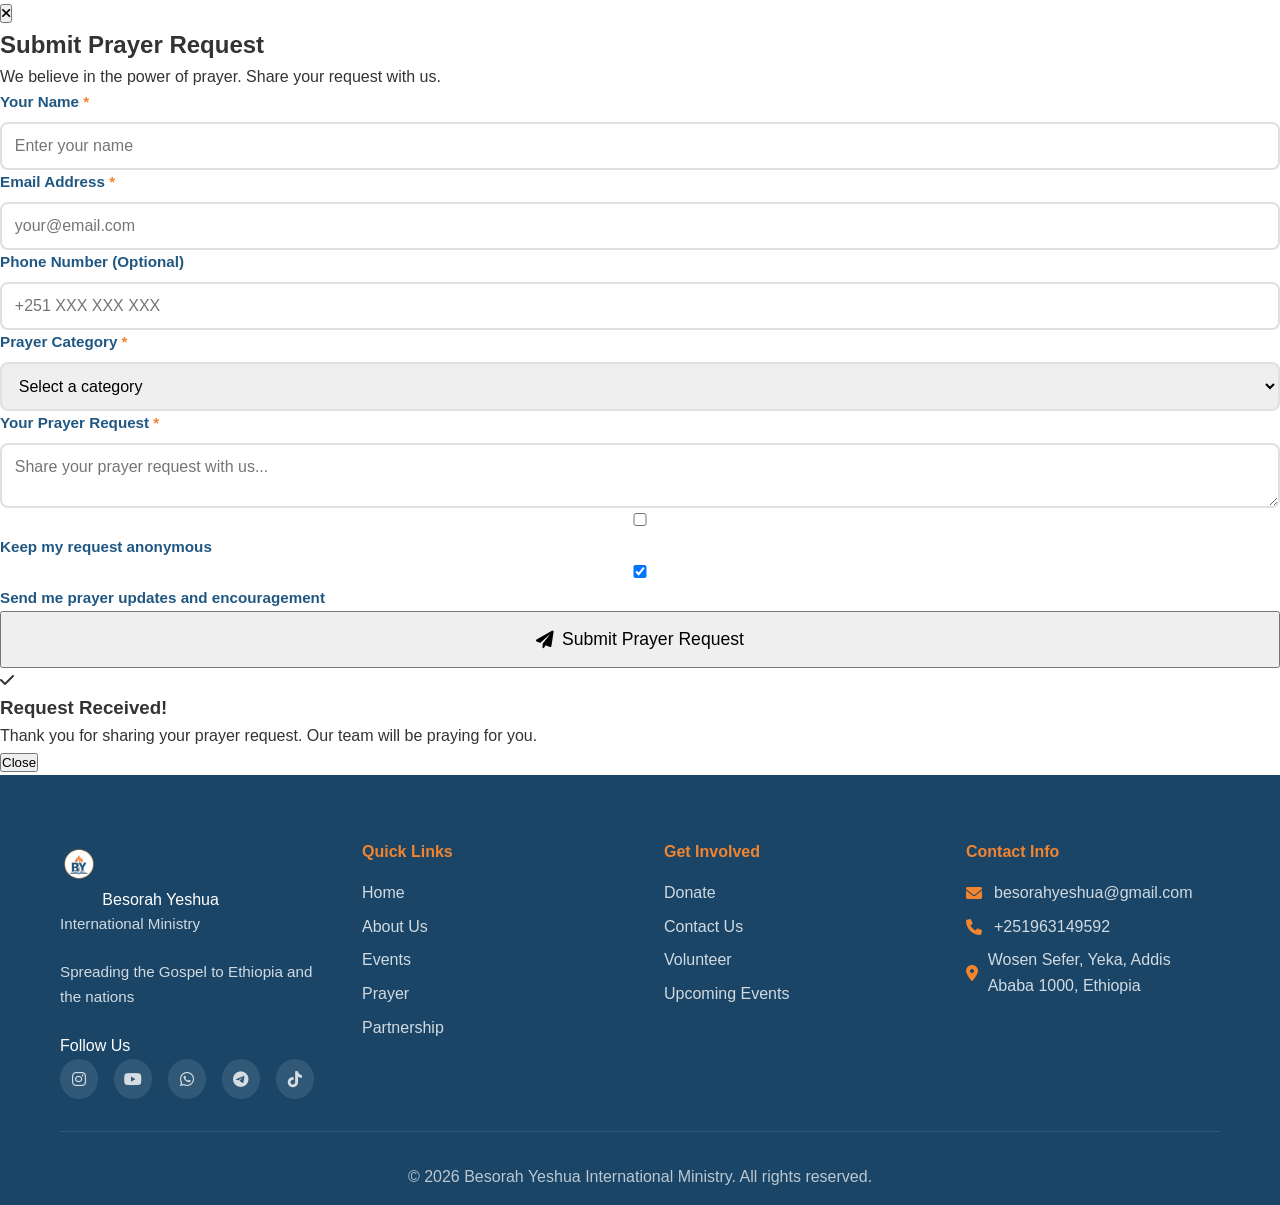
<file: prayer.html>
<!DOCTYPE html>
<html lang="en">
<head>
    <meta charset="UTF-8">
    <meta name="viewport" content="width=device-width, initial-scale=1.0">
    <meta name="description" content="Submit your prayer request to Besorah Yeshua International Ministry. Our community is here to pray with you.">
    <title>Prayer Requests - Besorah Yeshua International Ministry</title>
    <link rel="stylesheet" href="styles/style.css">
    <link href="https://cdnjs.cloudflare.com/ajax/libs/font-awesome/6.0.0/css/all.min.css" rel="stylesheet">
    
    <link rel="icon" type="image/x-icon" href="images/favicon.ico">
    <link rel="apple-touch-icon" sizes="180x180" href="images/apple-touch-icon.png">
    <link rel="icon" type="image/png" sizes="32x32" href="images/favicon-32x32.png">
    <link rel="icon" type="image/png" sizes="16x16" href="images/favicon-16x16.png">
</head>
<body>
    <!-- Header -->
    <header>
        <nav class="navbar">
            <div class="nav-container">
                <div class="nav-logo">
                    <a href="index.html">
                        <img src="images/logo.png" alt="Besorah Yeshua International Ministry" class="logo">
                        <span class="logo-text">Besorah Yeshua</span>
                    </a>
                </div>                
                <ul class="nav-menu">
                    <li class="nav-item">
                        <a href="index.html" class="nav-link">Home</a>
                    </li>
                    <li class="nav-item">
                        <a href="about.html" class="nav-link">About</a>
                    </li>
                    <li class="nav-item">
                        <a href="events.html" class="nav-link">Events</a>
                    </li>
                   
                    <li class="nav-item">
                        <a href="prayer.html" class="nav-link active">Prayer</a>
                    </li>
                    
                    <li class="nav-item">
                        <a href="partnership.html" class="nav-link">Partnership</a>
                    </li>
                    <li class="nav-item">
                        <a href="contact.html" class="nav-link">Contact</a>
                    </li>
                                        
                    <li class="nav-item">
                        <a href="resources.html" class="nav-link active">Resources</a>
                    </li>
                    
                </ul>
                <a href="donate.html" class="btn btn-donate">Donate</a>
                <div class="hamburger" aria-label="Toggle navigation" aria-expanded="false">
                    <span class="bar"></span>
                    <span class="bar"></span>
                    <span class="bar"></span>
                </div>
            </div>
        </nav>
    </header>

    <!-- Page Header -->
    <section class="page-header">
        <div class="container">
            <h1>Prayer Requests</h1>
            <p>We believe in the power of prayer. Let us lift you up in prayer.</p>
        </div>
    </section>

    <!-- Prayer Request Section -->
    <section class="prayer-section">
        <div class="container">
            <div class="section-header">
                <h2>We're Praying For You</h2>
                <p>Submit your prayer request and let our community intercede on your behalf</p>
            </div>

            <div class="prayer-grid">
                <div class="prayer-card" onclick="openModal('personal')">
                    <div class="card-icon">
                        <i class="fas fa-user"></i>
                    </div>
                    <h3>Personal Prayer</h3>
                    <p>Share your personal needs, challenges, or thanksgiving with our prayer team</p>
                    <button class="btn-request">Submit Request</button>
                </div>

                <div class="prayer-card" onclick="openModal('family')">
                    <div class="card-icon">
                        <i class="fas fa-home"></i>
                    </div>
                    <h3>Family Prayer</h3>
                    <p>Request prayer for your loved ones, family unity, and household blessings</p>
                    <button class="btn-request">Submit Request</button>
                </div>

                <div class="prayer-card" onclick="openModal('ministry')">
                    <div class="card-icon">
                        <i class="fas fa-hands-praying"></i>
                    </div>
                    <h3>Ministry Prayer</h3>
                    <p>Pray for our mission, church planting efforts, and evangelism across Ethiopia</p>
                    <button class="btn-request">Submit Request</button>
                </div>
            </div>
        </div>
    </section>

    <!-- Scripture Section -->
    <section class="scripture">
        <div class="container">
            <blockquote>
                <i class="fas fa-quote-left"></i>
                <p>"The prayer of a righteous person is powerful and effective"</p>
                <cite>— James 5:16</cite>
            </blockquote>
        </div>
    </section>

    <!-- Prayer Modal -->
    <div id="prayerModal" class="modal">
        <div class="modal-content">
            <button class="close-btn" onclick="closeModal()">
                <i class="fas fa-times"></i>
            </button>

            <div id="formContainer">
                <div class="modal-header">
                    <h2>Submit Prayer Request</h2>
                    <p>We believe in the power of prayer. Share your request with us.</p>
                </div>

                <form id="prayerForm" name="prayer-request" method="POST" data-netlify="true" netlify-honeypot="bot-field">
                    <!-- Netlify form requirements -->
                    <input type="hidden" name="form-name" value="prayer-request">
                    <p class="hidden-field">
                        <label>Don't fill this out if you're human: <input name="bot-field" /></label>
                    </p>
                    
                    <input type="hidden" id="prayerType" name="prayerType">

                    <div class="form-group">
                        <label for="name">Your Name <span class="required">*</span></label>
                        <input type="text" id="name" name="name" required placeholder="Enter your name">
                    </div>

                    <div class="form-group">
                        <label for="email">Email Address <span class="required">*</span></label>
                        <input type="email" id="email" name="email" required placeholder="your@email.com">
                    </div>

                    <div class="form-group">
                        <label for="phone">Phone Number (Optional)</label>
                        <input type="tel" id="phone" name="phone" placeholder="+251 XXX XXX XXX">
                    </div>

                    <div class="form-group">
                        <label for="category">Prayer Category <span class="required">*</span></label>
                        <select id="category" name="category" required>
                            <option value="">Select a category</option>
                            <option value="healing">Healing</option>
                            <option value="financial">Financial Need</option>
                            <option value="relationship">Relationship</option>
                            <option value="salvation">Salvation</option>
                            <option value="guidance">Guidance</option>
                            <option value="thanksgiving">Thanksgiving</option>
                            <option value="other">Other</option>
                        </select>
                    </div>

                    <div class="form-group">
                        <label for="request">Your Prayer Request <span class="required">*</span></label>
                        <textarea id="request" name="request" required placeholder="Share your prayer request with us..."></textarea>
                    </div>

                    <div class="form-group">
                        <div class="checkbox-group">
                            <input type="checkbox" id="anonymous" name="anonymous" value="yes">
                            <label for="anonymous">Keep my request anonymous</label>
                        </div>
                    </div>

                    <div class="form-group">
                        <div class="checkbox-group">
                            <input type="checkbox" id="updates" name="updates" value="yes" checked>
                            <label for="updates">Send me prayer updates and encouragement</label>
                        </div>
                    </div>

                    <button type="submit" class="btn-submit">
                        <i class="fas fa-paper-plane"></i> Submit Prayer Request
                    </button>
                </form>
            </div>

            <div id="successMessage" class="success-message">
                <div class="success-icon">
                    <i class="fas fa-check"></i>
                </div>
                <h3>Request Received!</h3>
                <p>Thank you for sharing your prayer request. Our team will be praying for you.</p>
                <button class="btn-request" onclick="closeModal()">Close</button>
            </div>
        </div>
    </div>

    <!-- Footer -->
    <footer>
        <div class="container">
            <div class="footer-content">
                <div class="footer-section">
                    <img src="images/logo.png" alt="Besorah Yeshua International Ministry" class="footer-logo">
                    <span class="footer-site-name">Besorah Yeshua</span>
                    <p class="footer-tagline">International Ministry</p>
                    <p class="footer-tagline">Spreading the Gospel to Ethiopia and the nations</p>
                    <span class="follow-us">Follow Us</span>
                    <div class="social-links">
                        <a href="https://www.instagram.com/byministry_et" aria-label="Instagram" target="_blank" rel="noopener noreferrer">
                            <i class="fab fa-instagram"></i>
                        </a>
                        <a href="https://youtube.com/@byministry_et" aria-label="YouTube" target="_blank" rel="noopener noreferrer">
                            <i class="fab fa-youtube"></i>
                        </a>
                        <a href="https://chat.whatsapp.com/CzuJYpQ0SoM7IjGLnKSGlP" aria-label="WhatsApp Group" target="_blank" rel="noopener noreferrer">
                            <i class="fab fa-whatsapp"></i>
                        </a>
                        <a href="https://t.me/byministry" aria-label="Telegram" target="_blank" rel="noopener noreferrer">
                            <i class="fab fa-telegram"></i>
                        </a>
                        <a href="https://tiktok.com/@besorah.yeshua" aria-label="TikTok" target="_blank" rel="noopener noreferrer">
                            <i class="fab fa-tiktok"></i>
                        </a>
                    </div>
                </div>
                <div class="footer-section">
                    <h4>Quick Links</h4>
                    <ul>
                        <li><a href="index.html">Home</a></li>
                        <li><a href="about.html">About Us</a></li>
                        <li><a href="events.html">Events</a></li>
                        <li><a href="prayer.html">Prayer</a></li>
                        <li><a href="partnership.html">Partnership</a></li>
                    </ul>
                </div>
                <div class="footer-section">
                    <h4>Get Involved</h4>
                    <ul>
                        <li><a href="donate.html">Donate</a></li>
                        <li><a href="contact.html">Contact Us</a></li>
                        <li><a href="partnership.html">Volunteer</a></li>
                        <li><a href="events.html">Upcoming Events</a></li>
                    </ul>
                </div>
                <div class="footer-section">
                    <h4>Contact Info</h4>
                    <ul class="contact-info">
                        <li><i class="fas fa-envelope"></i> besorahyeshua@gmail.com</li>
                        <li><i class="fas fa-phone"></i> +251963149592</li>
                        <li><i class="fas fa-map-marker-alt"></i> Wosen Sefer, Yeka, Addis Ababa 1000, Ethiopia</li>
                    </ul>
                </div>                
            </div>
            <div class="footer-bottom">
                <p>© 2024 Besorah Yeshua International Ministry. All rights reserved.</p>
            </div>
        </div>
    </footer>

    <script src="scripts/main.js"></script>
    <script src="scripts/prayer.js"></script>
</body>
</html>
</file>
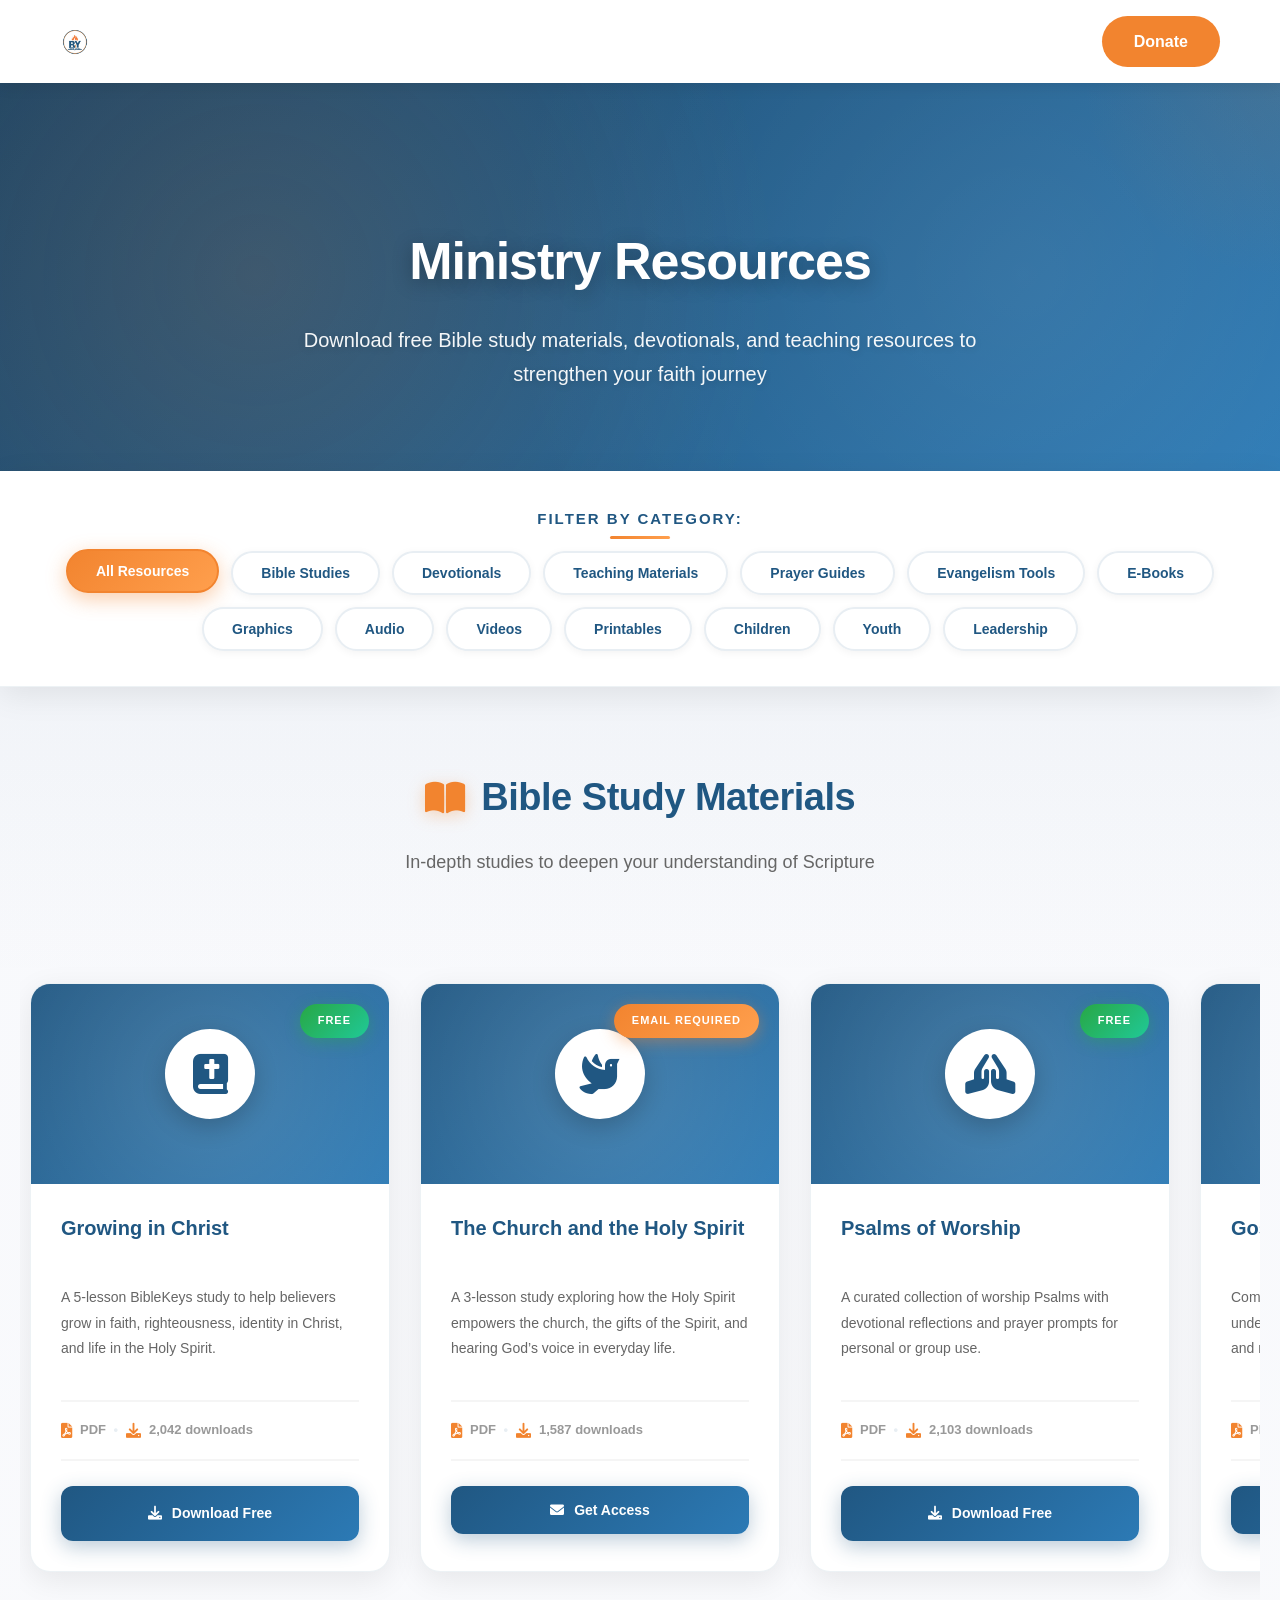
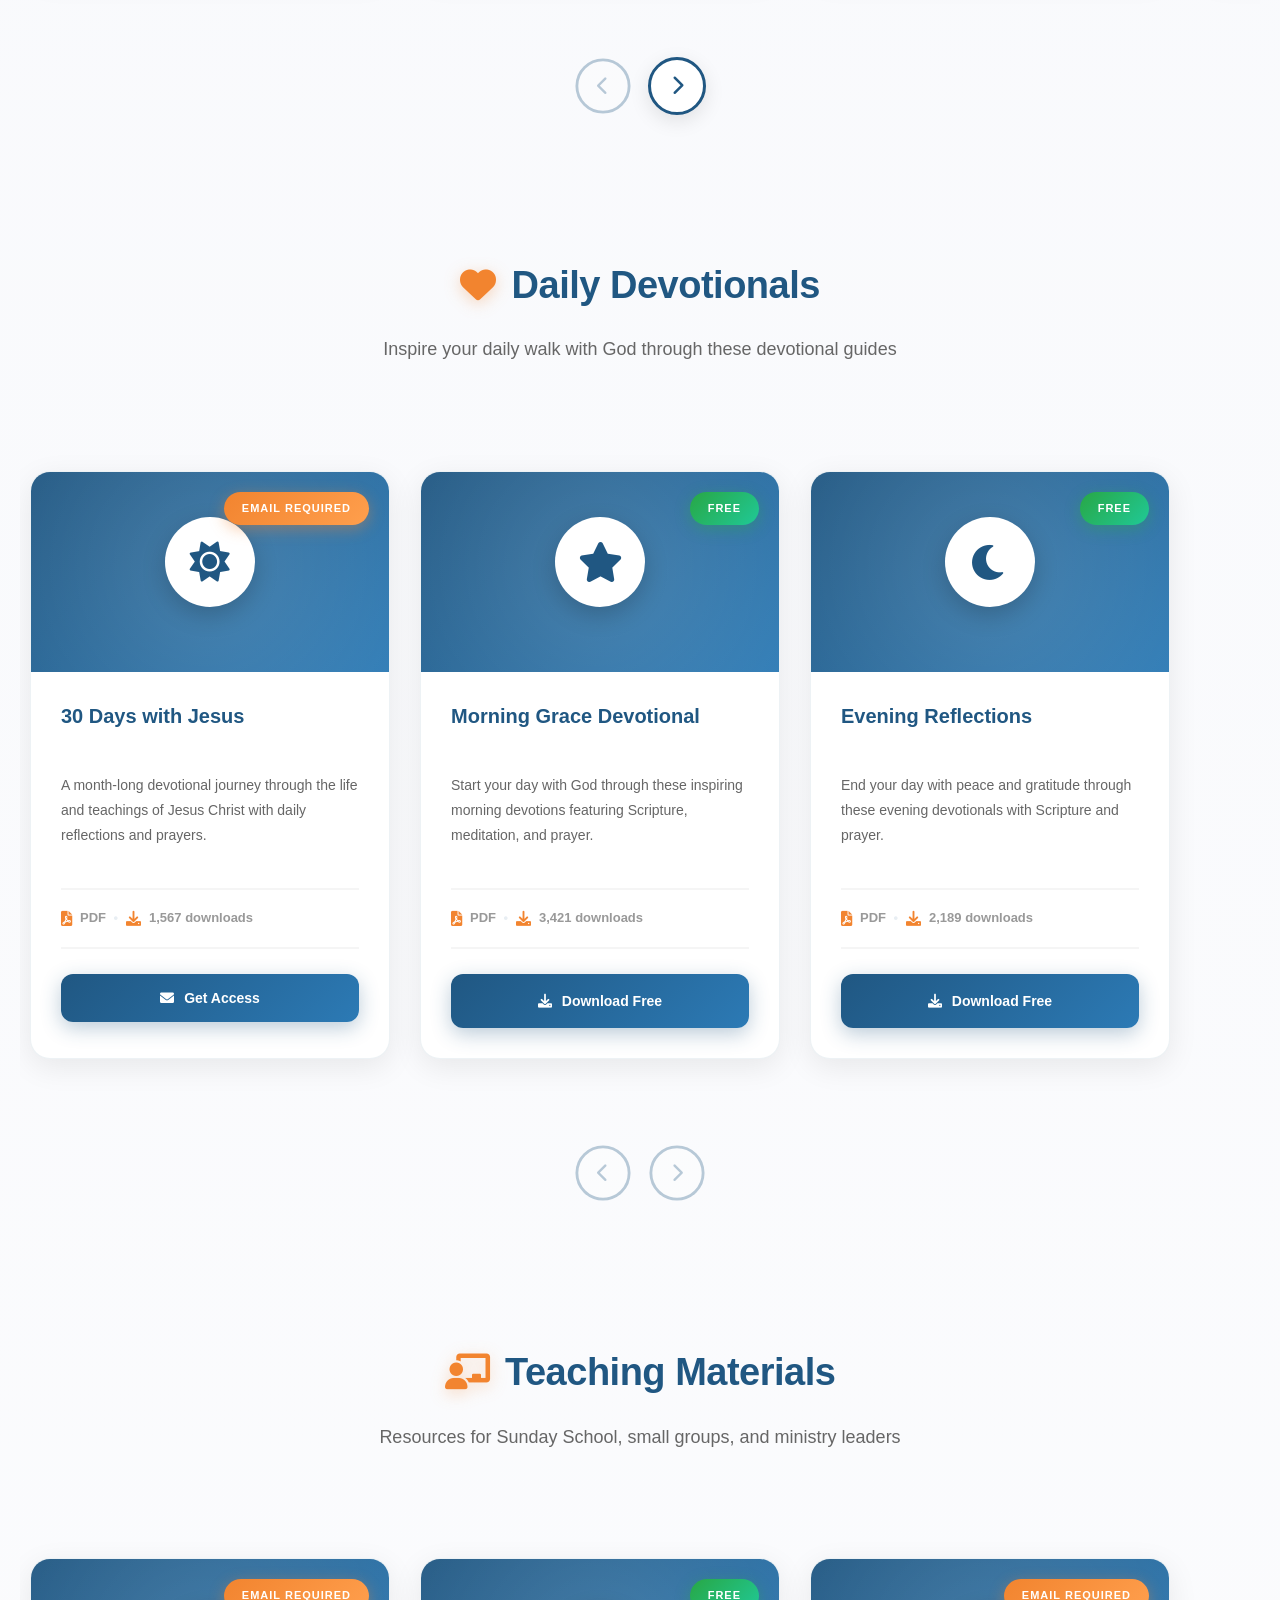
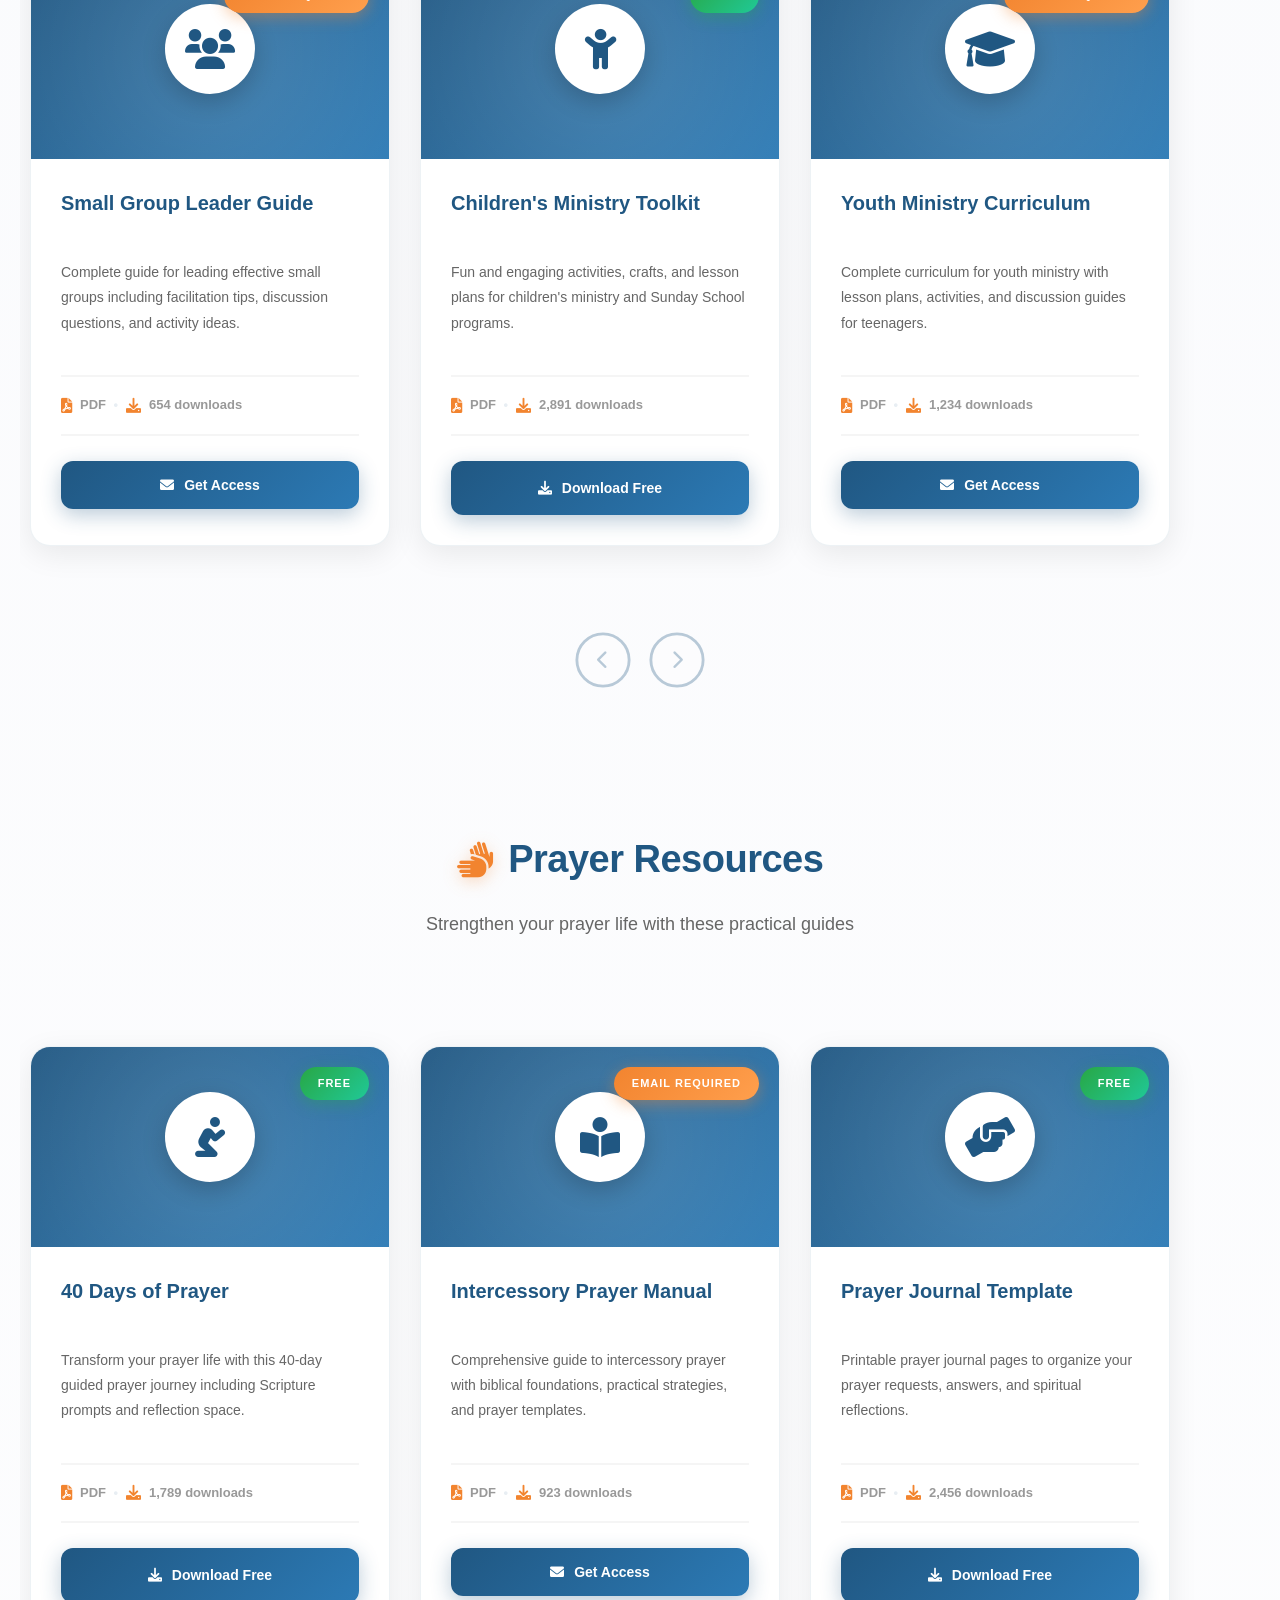
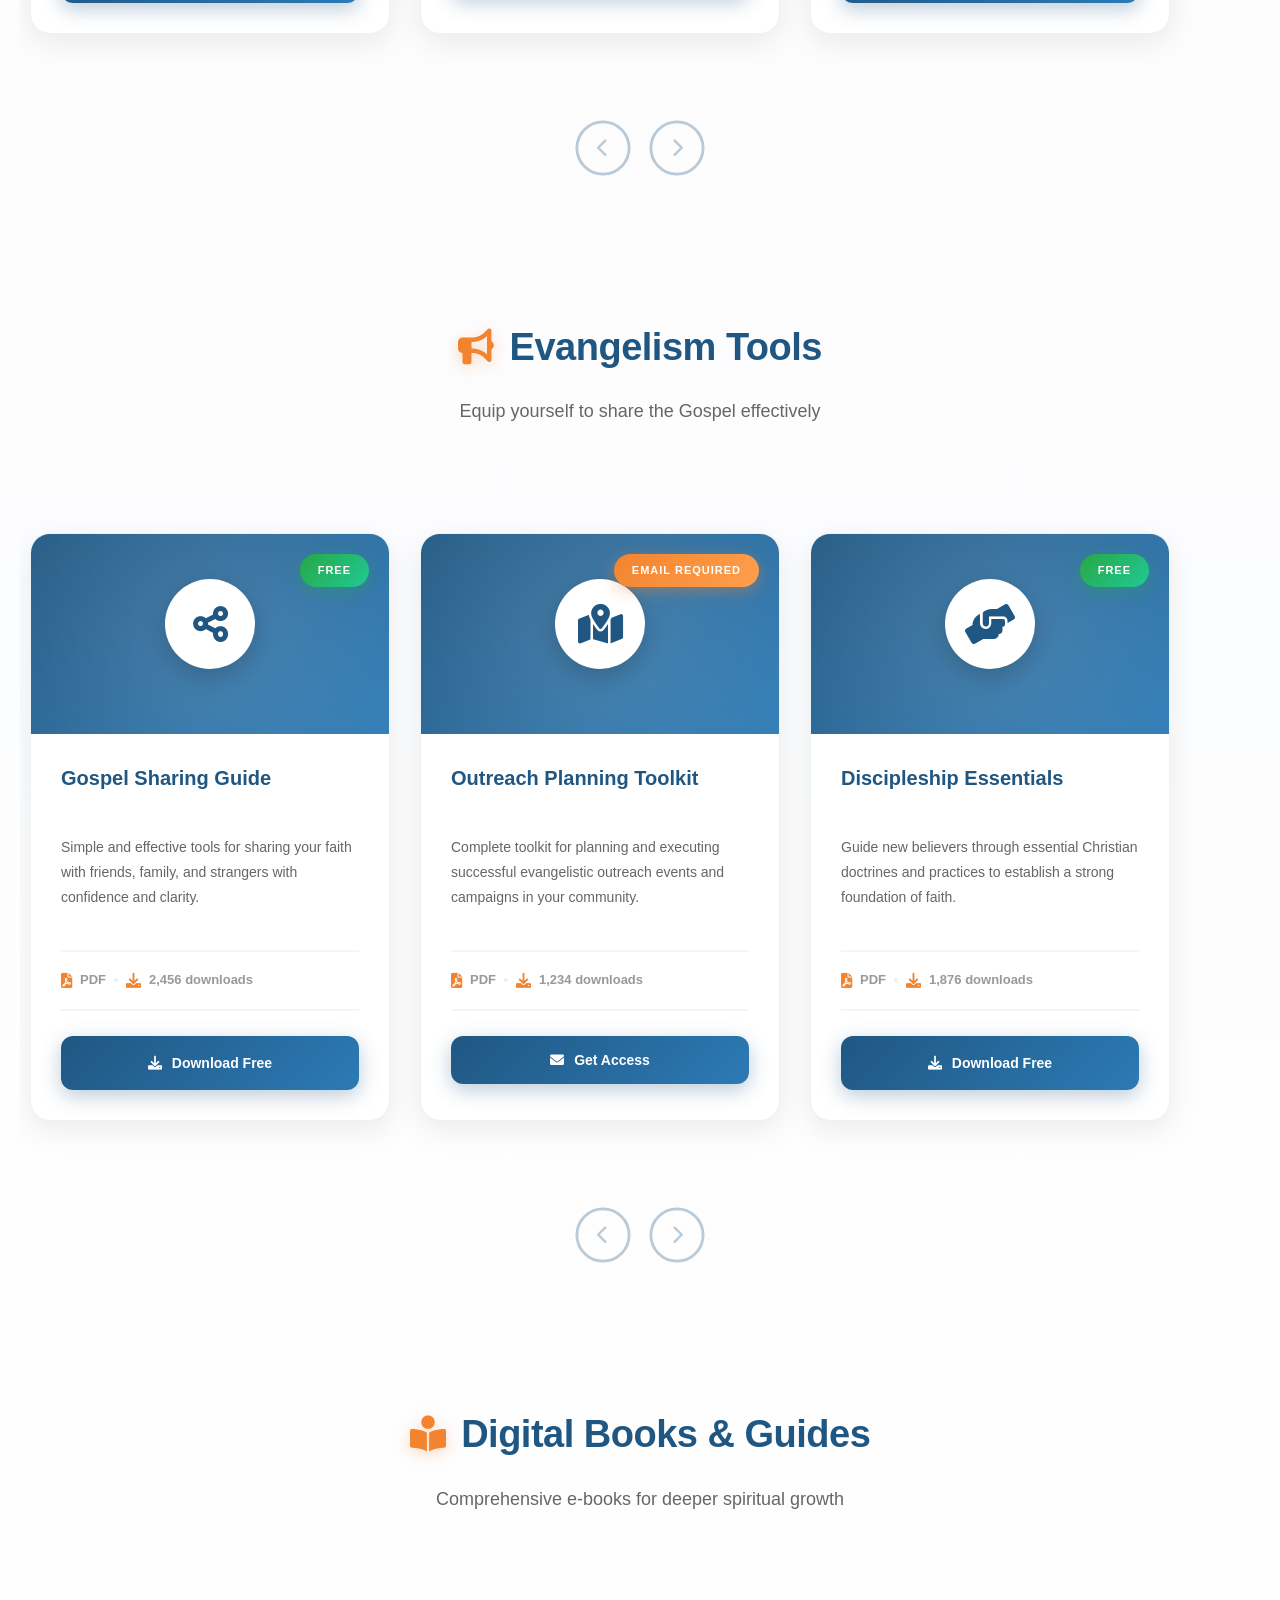
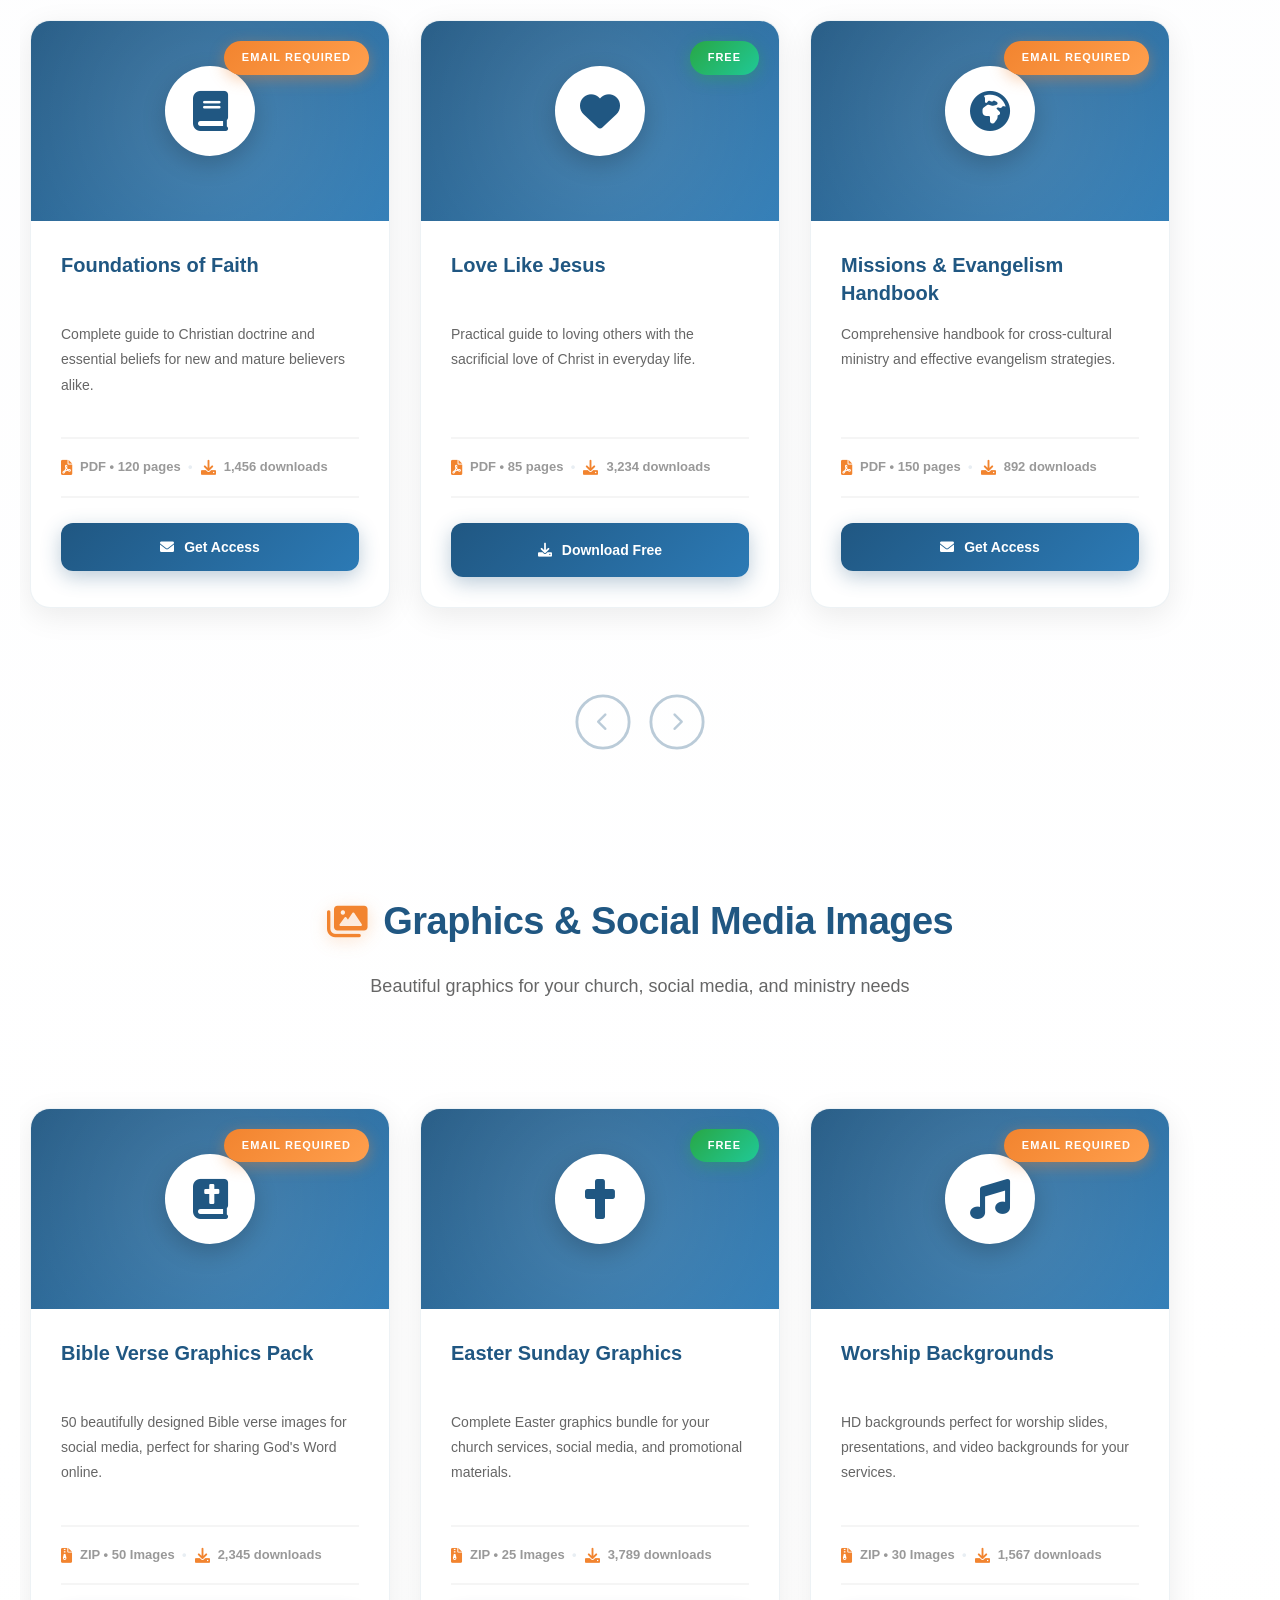
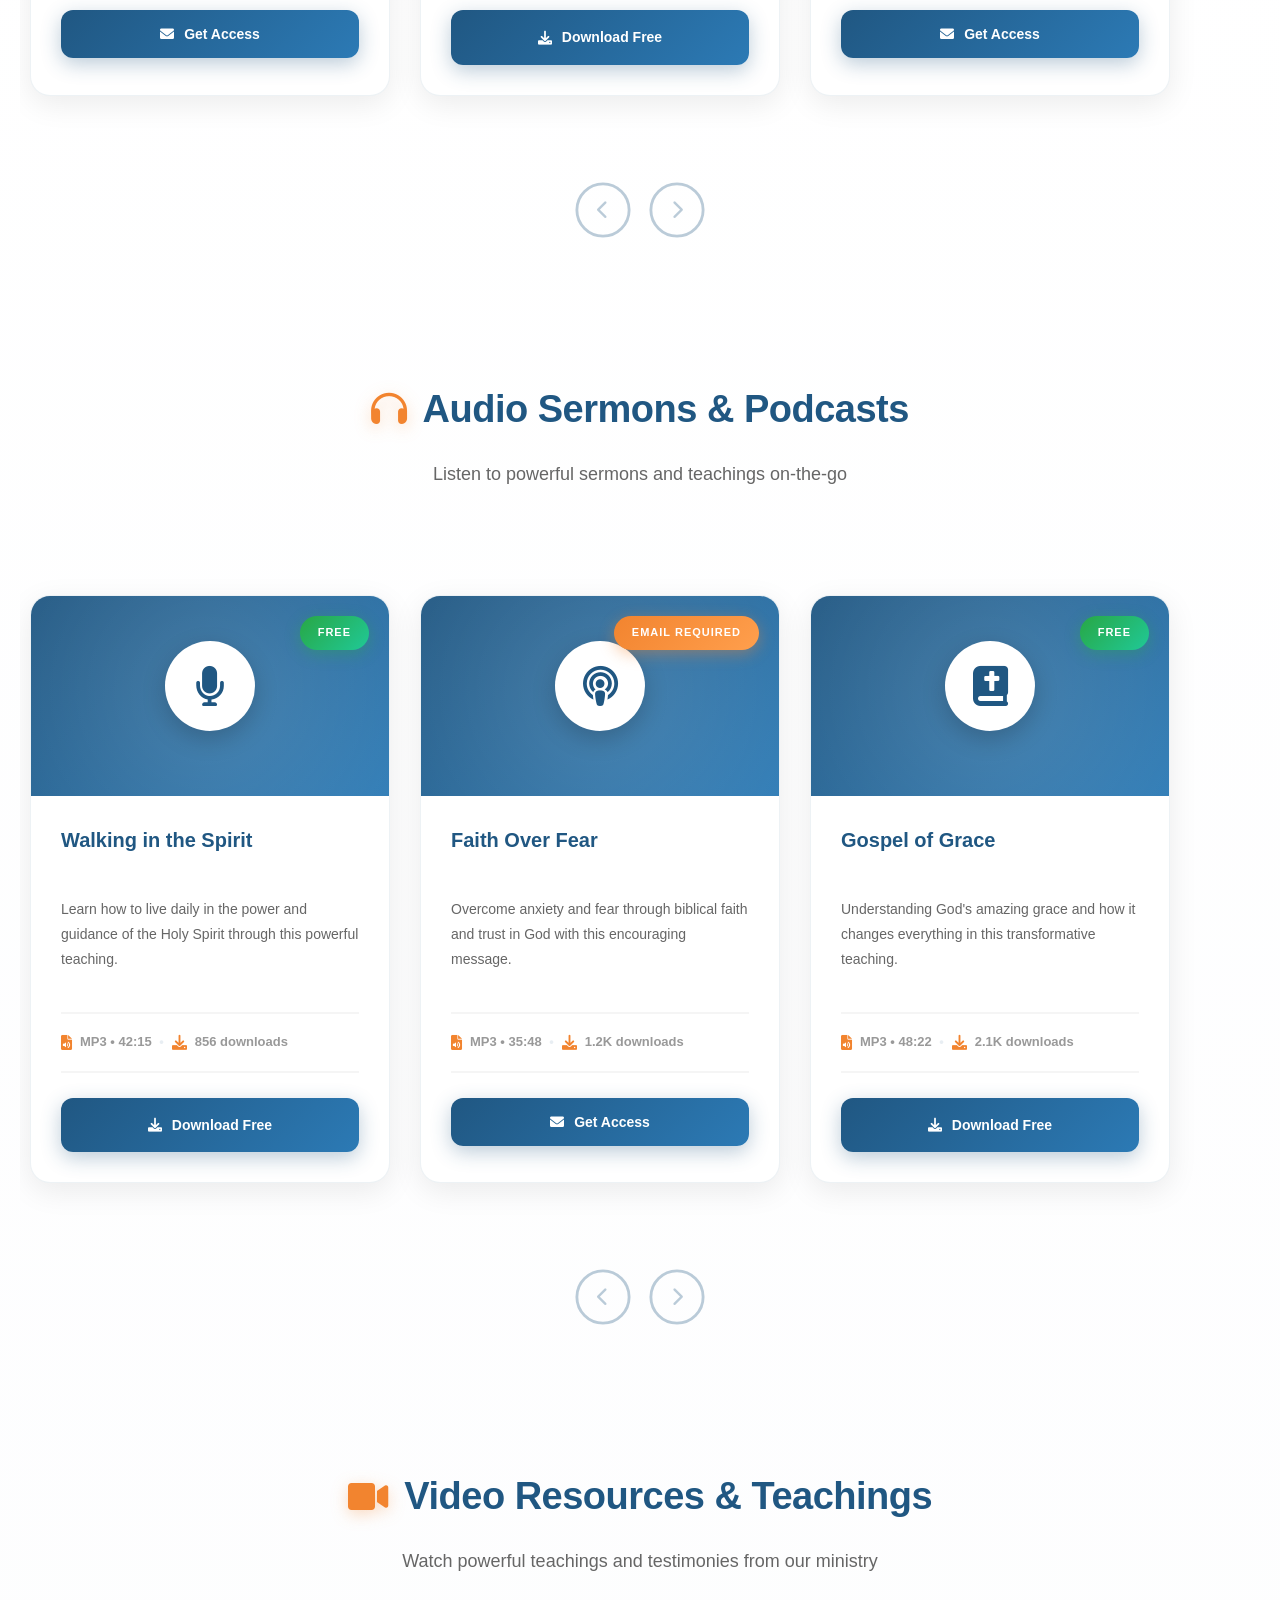
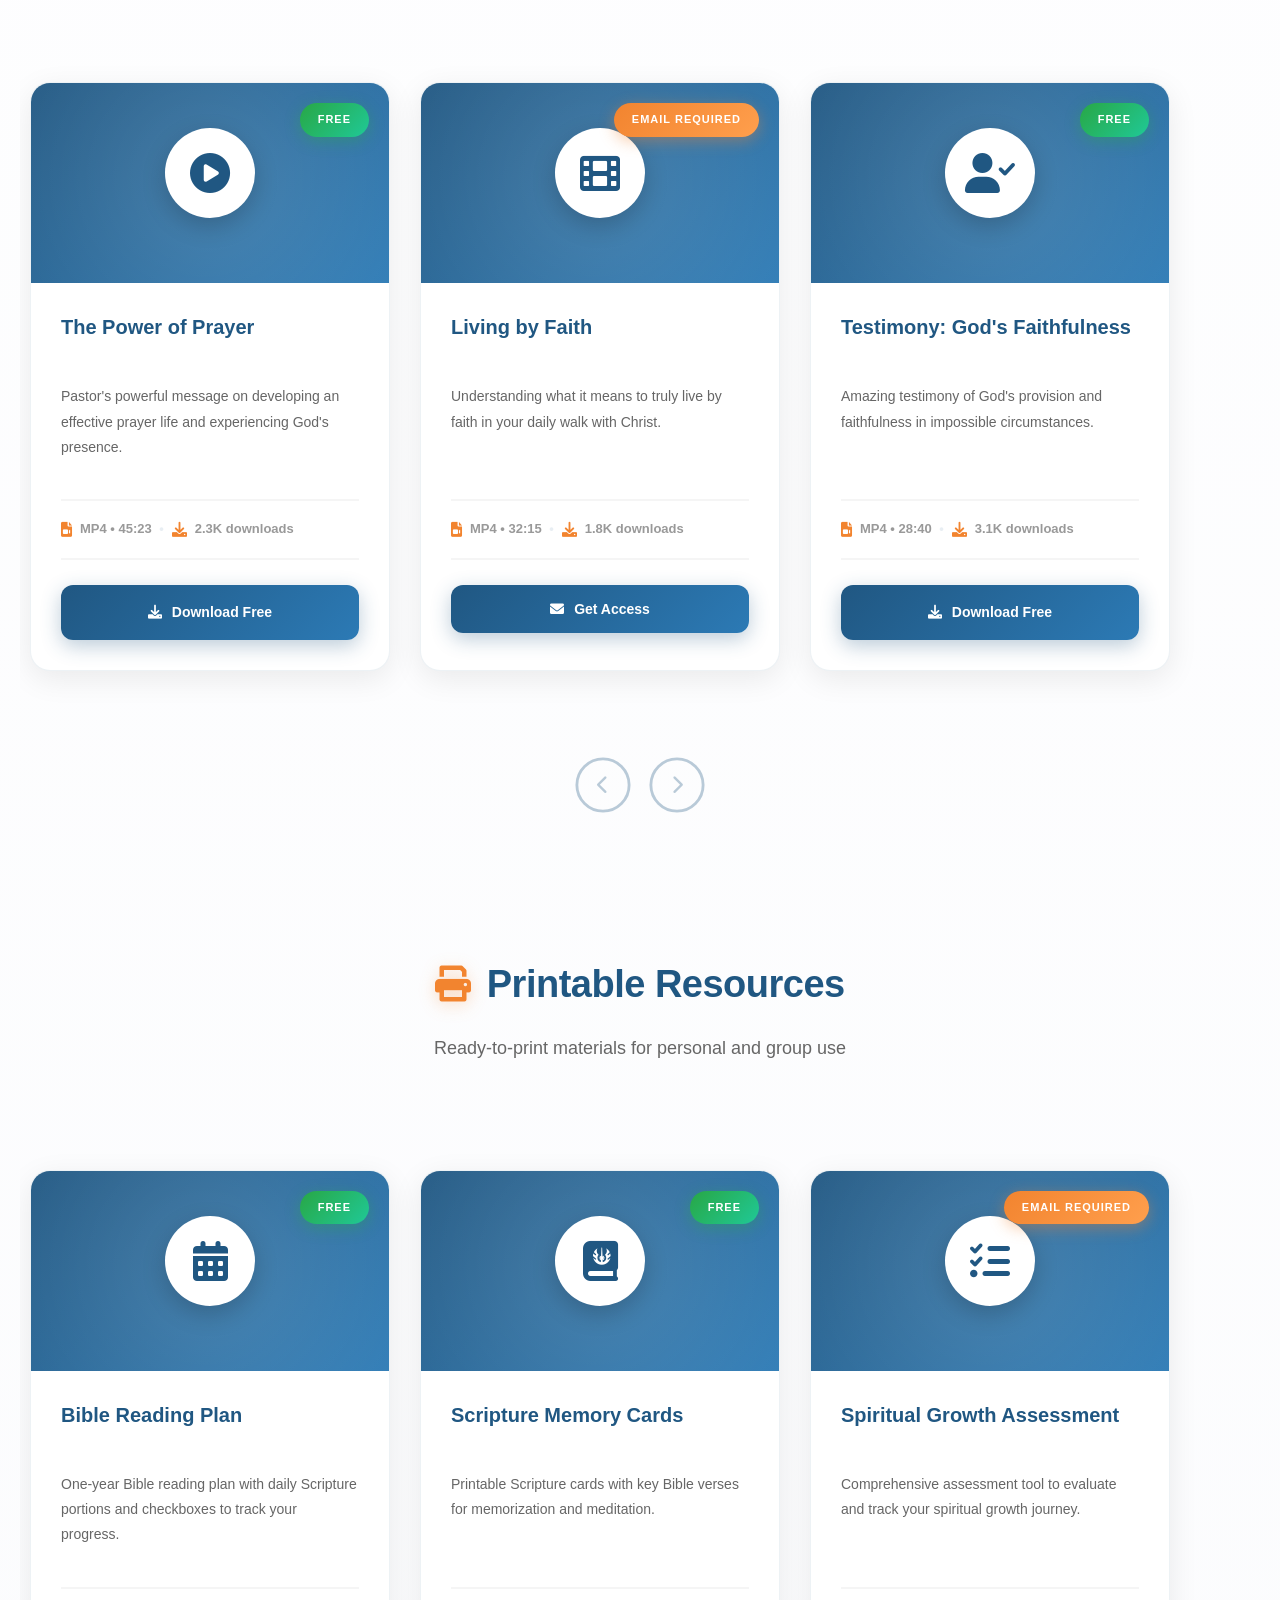
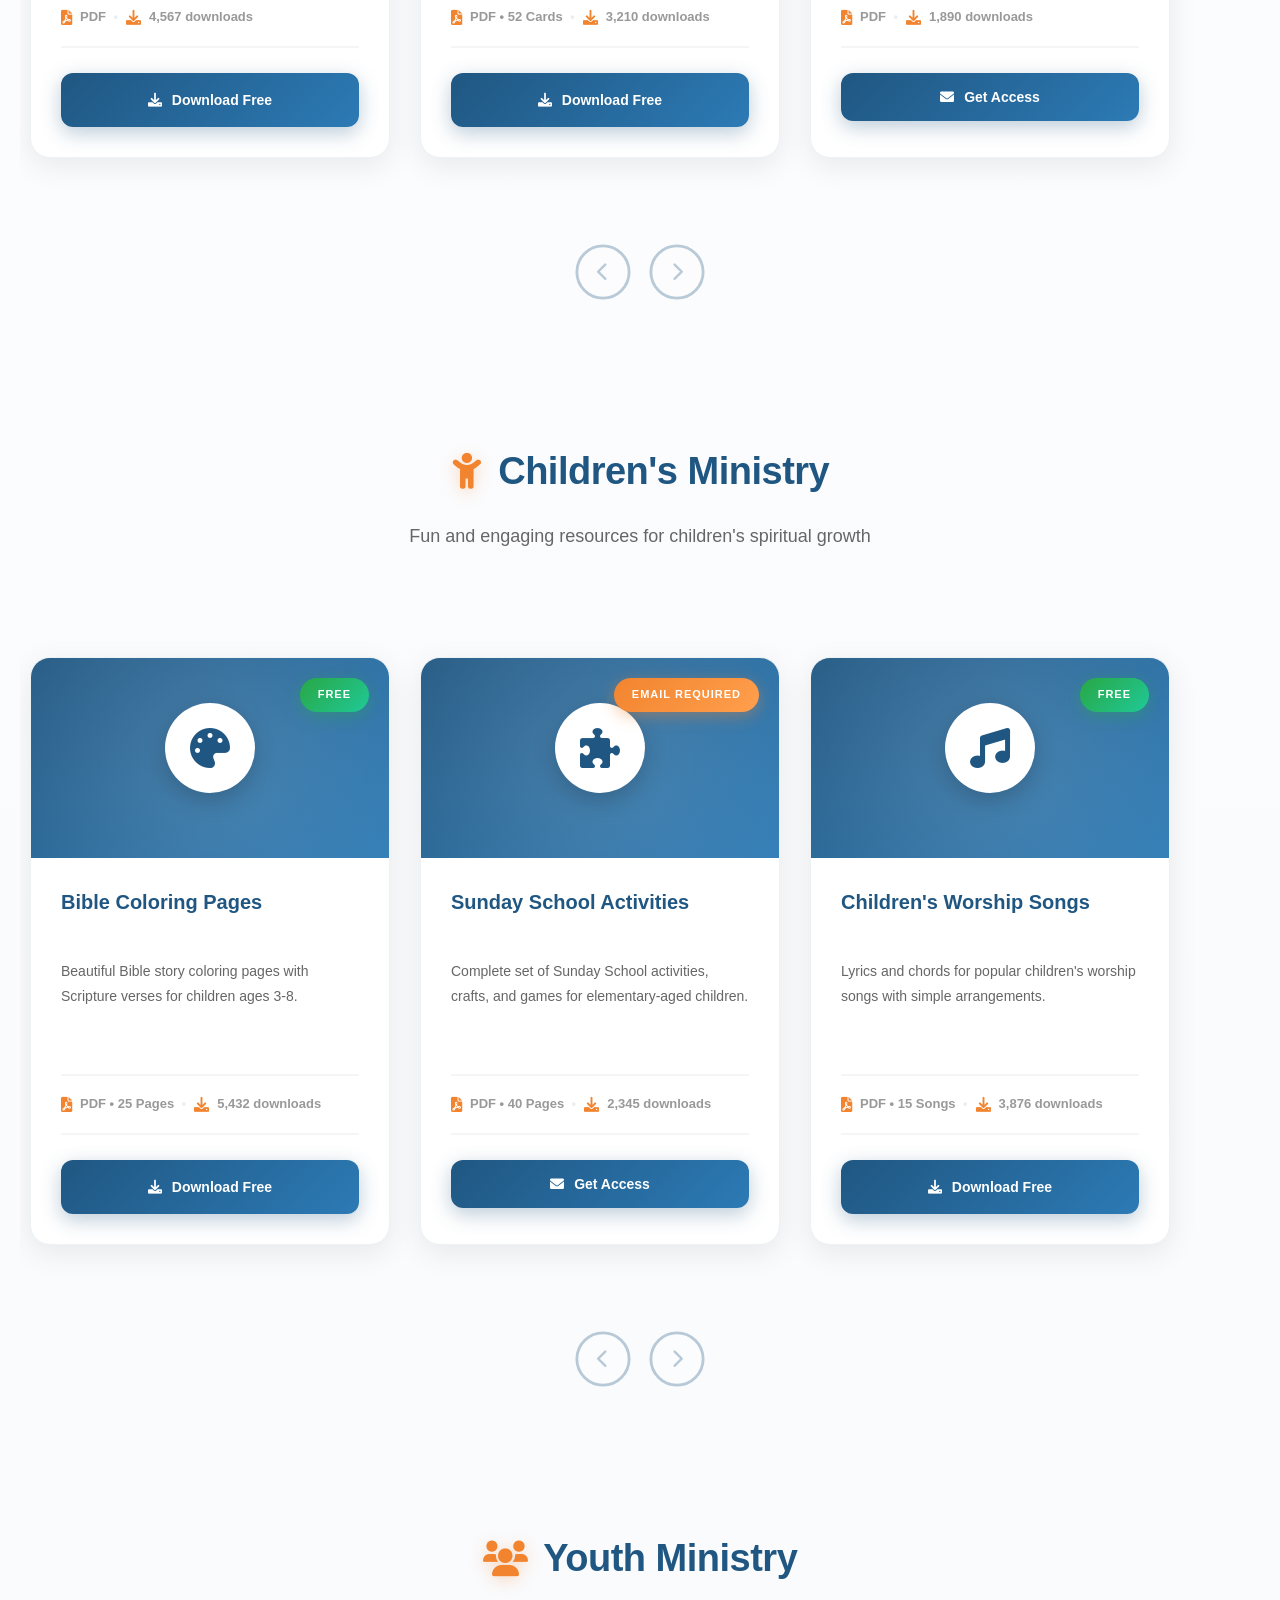
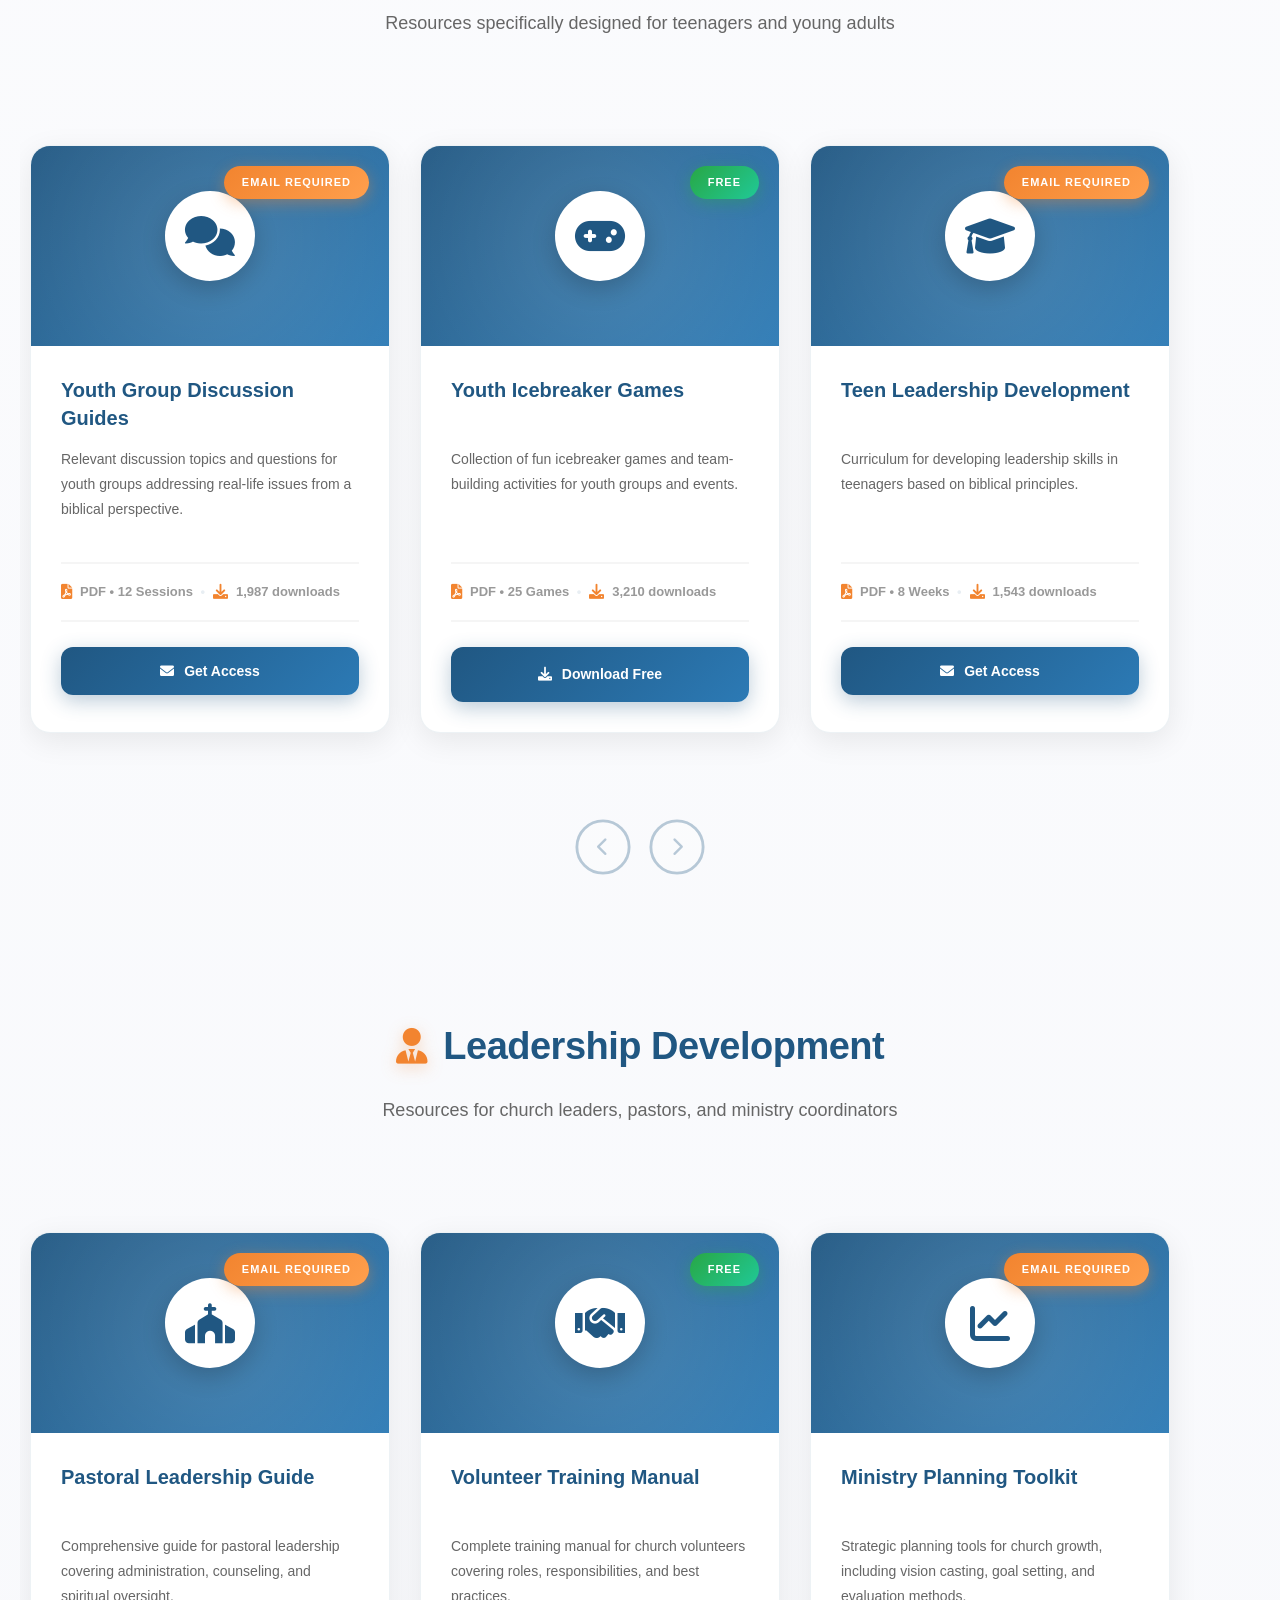
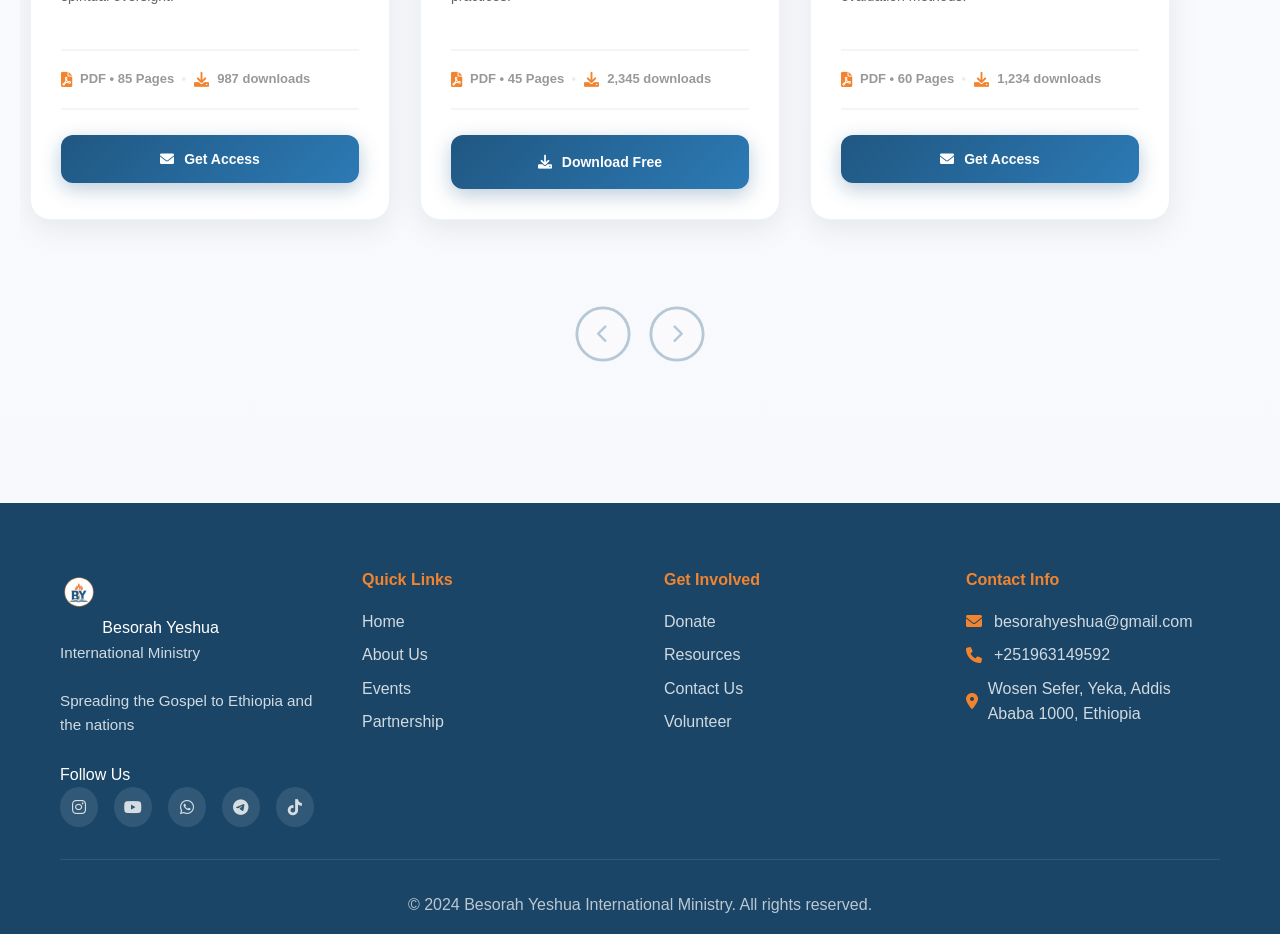
<file: resources.html>
<!DOCTYPE html>
<html lang="en">
<head>
    <meta charset="UTF-8">
    <meta name="viewport" content="width=device-width, initial-scale=1.0">
    <meta name="description" content="Download free ministry resources, Bible study materials, devotionals, and teaching materials from Besorah Yeshua International Ministry.">
    <title>Resources - Besorah Yeshua International Ministry</title>
    <link rel="stylesheet" href="styles/style.css">
    <link href="https://cdnjs.cloudflare.com/ajax/libs/font-awesome/6.0.0/css/all.min.css" rel="stylesheet">
    
    <link rel="icon" type="image/x-icon" href="images/favicon.ico">
    <link rel="apple-touch-icon" sizes="180x180" href="images/apple-touch-icon.png">
    <link rel="icon" type="image/png" sizes="32x32" href="images/favicon-32x32.png">
    <link rel="icon" type="image/png" sizes="16x16" href="images/favicon-16x16.png">
    
<style>
/* ===================================
   ENHANCED RESOURCES PAGE STYLES V2
   Modern, Beautiful & Highly Functional
   =================================== */

/* CSS Custom Properties for Easy Theming */
:root {
    --primary-blue: #205782;
    --primary-blue-dark: #1a4568;
    --primary-blue-light: #2c7ab5;
    --accent-orange: #f2842f;
    --accent-orange-light: #ff9f4d;
    --success-green: #28a745;
    --text-dark: #333;
    --text-medium: #666;
    --text-light: #999;
    --bg-light: #f8f9fc;
    --bg-white: #ffffff;
    --border-light: #e8eef3;
    --shadow-sm: 0 2px 8px rgba(0,0,0,0.05);
    --shadow-md: 0 8px 30px rgba(0,0,0,0.08);
    --shadow-lg: 0 20px 60px rgba(32, 87, 130, 0.15);
    --transition-base: 0.3s cubic-bezier(0.4, 0, 0.2, 1);
    --transition-smooth: 0.4s cubic-bezier(0.4, 0, 0.2, 1);
    --border-radius-sm: 12px;
    --border-radius-md: 20px;
    --border-radius-lg: 25px;
}

/* Hero Section - Enhanced with Better Gradient */
.resources-hero {
    background: linear-gradient(135deg, var(--primary-blue-dark) 0%, var(--primary-blue) 40%, var(--primary-blue-light) 100%);
    padding: 140px 20px 80px;
    text-align: center;
    color: white;
    margin-top: 80px;
    position: relative;
    overflow: hidden;
}

.resources-hero::before {
    content: '';
    position: absolute;
    inset: 0;
    background: 
        radial-gradient(circle at 20% 50%, rgba(242, 132, 47, 0.15) 0%, transparent 50%),
        radial-gradient(circle at 80% 50%, rgba(255, 255, 255, 0.08) 0%, transparent 50%);
    pointer-events: none;
    animation: gradientShift 15s ease infinite;
}

/* Floating shapes for visual interest */
.resources-hero::after {
    content: '';
    position: absolute;
    width: 400px;
    height: 400px;
    background: radial-gradient(circle, rgba(242, 132, 47, 0.1) 0%, transparent 70%);
    border-radius: 50%;
    top: -200px;
    right: -200px;
    animation: float 20s ease-in-out infinite;
}

@keyframes gradientShift {
    0%, 100% { opacity: 1; transform: translateY(0); }
    50% { opacity: 0.8; transform: translateY(-20px); }
}

@keyframes float {
    0%, 100% { transform: translate(0, 0) scale(1); }
    50% { transform: translate(-30px, 30px) scale(1.1); }
}

.resources-hero h1 {
    font-size: clamp(32px, 5vw, 52px);
    margin-bottom: 20px;
    font-weight: 800;
    letter-spacing: -1px;
    text-shadow: 0 4px 20px rgba(0, 0, 0, 0.3);
    animation: fadeInUp 0.8s ease;
    position: relative;
    z-index: 1;
}

.resources-hero p {
    font-size: clamp(16px, 2vw, 20px);
    opacity: 0.95;
    max-width: 700px;
    margin: 0 auto;
    line-height: 1.7;
    animation: fadeInUp 1s ease 0.2s backwards;
    text-shadow: 0 2px 10px rgba(0, 0, 0, 0.2);
    position: relative;
    z-index: 1;
}

@keyframes fadeInUp {
    from {
        opacity: 0;
        transform: translateY(40px);
    }
    to {
        opacity: 1;
        transform: translateY(0);
    }
}

/* Filter Section - Glass Morphism Effect */
.resources-filter {
    background: rgba(255, 255, 255, 0.95);
    backdrop-filter: blur(12px) saturate(180%);
    -webkit-backdrop-filter: blur(12px) saturate(180%);
    padding: 35px 0;
    box-shadow: var(--shadow-md);
    position: sticky;
    top: 80px;
    z-index: 100;
    transition: all var(--transition-base);
    border-bottom: 1px solid rgba(32, 87, 130, 0.08);
}

.resources-filter.scrolled {
    box-shadow: 0 6px 40px rgba(0,0,0,0.15);
    padding: 28px 0;
    background: rgba(255, 255, 255, 0.98);
}

.filter-container {
    max-width: 1200px;
    margin: 0 auto;
    padding: 0 20px;
}

.filter-title {
    color: var(--primary-blue);
    font-size: 15px;
    margin-bottom: 20px;
    font-weight: 700;
    text-align: center;
    text-transform: uppercase;
    letter-spacing: 2px;
    position: relative;
    display: inline-block;
    width: 100%;
}

.filter-title::after {
    content: '';
    position: absolute;
    bottom: -8px;
    left: 50%;
    transform: translateX(-50%);
    width: 60px;
    height: 3px;
    background: linear-gradient(90deg, var(--accent-orange), var(--accent-orange-light));
    border-radius: 2px;
}

.filter-buttons {
    display: flex;
    gap: 12px;
    flex-wrap: wrap;
    justify-content: center;
    align-items: center;
}

/* Enhanced Filter Buttons */
.filter-btn {
    padding: 12px 28px;
    border: 2px solid var(--border-light);
    background: var(--bg-white);
    color: var(--primary-blue);
    border-radius: 50px;
    cursor: pointer;
    font-size: 14px;
    font-weight: 600;
    transition: all var(--transition-base);
    white-space: nowrap;
    position: relative;
    overflow: hidden;
    box-shadow: var(--shadow-sm);
}

.filter-btn::before {
    content: '';
    position: absolute;
    top: 50%;
    left: 50%;
    width: 0;
    height: 0;
    border-radius: 50%;
    background: radial-gradient(circle, rgba(242, 132, 47, 0.15), transparent);
    transform: translate(-50%, -50%);
    transition: width 0.6s ease, height 0.6s ease;
}

.filter-btn:hover::before {
    width: 300px;
    height: 300px;
}

.filter-btn:hover {
    border-color: var(--accent-orange);
    color: var(--accent-orange);
    transform: translateY(-3px);
    box-shadow: 0 8px 25px rgba(242, 132, 47, 0.3);
}

.filter-btn.active {
    background: linear-gradient(135deg, var(--accent-orange) 0%, var(--accent-orange-light) 100%);
    border-color: var(--accent-orange);
    color: white;
    box-shadow: 0 6px 20px rgba(242, 132, 47, 0.4);
    transform: translateY(-2px);
}

.filter-btn.active::before {
    display: none;
}

/* Resources Section - Improved Spacing */
.resources-section {
    padding: 80px 0 100px;
    background: linear-gradient(to bottom, var(--bg-light) 0%, var(--bg-white) 50%, var(--bg-light) 100%);
    overflow: hidden;
    position: relative;
}

.resources-section::before {
    content: '';
    position: absolute;
    top: 0;
    left: 0;
    right: 0;
    height: 300px;
    background: linear-gradient(180deg, rgba(32, 87, 130, 0.03) 0%, transparent 100%);
    pointer-events: none;
}

.resources-container {
    max-width: 1400px;
    margin: 0 auto;
    padding: 0 20px;
    position: relative;
    z-index: 1;
}

.category-section {
    margin-bottom: 100px;
    animation: categoryFadeIn 0.6s ease;
}

.category-section:last-child {
    margin-bottom: 0;
}

@keyframes categoryFadeIn {
    from {
        opacity: 0;
        transform: translateY(30px);
    }
    to {
        opacity: 1;
        transform: translateY(0);
    }
}

.category-header {
    text-align: center;
    margin-bottom: 50px;
    position: relative;
}

.category-title {
    color: var(--primary-blue);
    font-size: clamp(28px, 4vw, 38px);
    margin-bottom: 18px;
    font-weight: 800;
    display: flex;
    align-items: center;
    justify-content: center;
    gap: 16px;
    letter-spacing: -0.5px;
    position: relative;
}

.category-title i {
    color: var(--accent-orange);
    font-size: clamp(28px, 3.5vw, 36px);
    animation: iconPulse 3s ease-in-out infinite;
    filter: drop-shadow(0 4px 8px rgba(242, 132, 47, 0.3));
}

@keyframes iconPulse {
    0%, 100% { transform: scale(1); }
    50% { transform: scale(1.15); }
}

.category-description {
    color: var(--text-medium);
    font-size: clamp(15px, 2vw, 18px);
    max-width: 750px;
    margin: 0 auto;
    line-height: 1.8;
    font-weight: 400;
}

/* Carousel - Smoother Scrolling */
.carousel-wrapper {
    position: relative;
    padding: 30px 0 40px;
}

.resources-carousel {
    display: flex;
    gap: 30px;
    overflow-x: auto;
    scroll-behavior: smooth;
    padding: 25px 10px 40px;
    scrollbar-width: thin;
    scrollbar-color: rgba(242, 132, 47, 0.4) transparent;
    cursor: grab;
    scroll-padding: 10px;
    scroll-snap-type: x proximity;
}

.resources-carousel:active {
    cursor: grabbing;
    scroll-snap-type: none;
}

.resources-carousel::-webkit-scrollbar {
    height: 10px;
}

.resources-carousel::-webkit-scrollbar-track {
    background: rgba(0, 0, 0, 0.03);
    margin: 0 50px;
    border-radius: 10px;
}

.resources-carousel::-webkit-scrollbar-thumb {
    background: rgba(242, 132, 47, 0.4);
    border-radius: 10px;
    transition: background var(--transition-base);
}

.resources-carousel::-webkit-scrollbar-thumb:hover {
    background: rgba(242, 132, 47, 0.7);
}

/* Resource Card - Premium Design with Better Shadows */
.resource-card {
    min-width: 360px;
    max-width: 360px;
    background: var(--bg-white);
    border-radius: var(--border-radius-md);
    overflow: hidden;
    box-shadow: var(--shadow-md);
    transition: all var(--transition-smooth);
    position: relative;
    flex-shrink: 0;
    border: 1px solid rgba(32, 87, 130, 0.08);
    scroll-snap-align: start;
    animation: cardSlideIn 0.5s ease backwards;
}

@keyframes cardSlideIn {
    from {
        opacity: 0;
        transform: translateY(30px) scale(0.95);
    }
    to {
        opacity: 1;
        transform: translateY(0) scale(1);
    }
}

.resource-card::before {
    content: '';
    position: absolute;
    top: 0;
    left: 0;
    right: 0;
    height: 5px;
    background: linear-gradient(90deg, var(--accent-orange), var(--accent-orange-light), var(--accent-orange));
    background-size: 200% 100%;
    animation: shimmer 4s linear infinite;
    opacity: 0;
    transition: opacity var(--transition-base);
}

@keyframes shimmer {
    0% { background-position: -200% 0; }
    100% { background-position: 200% 0; }
}

.resource-card:hover::before {
    opacity: 1;
}

.resource-card:hover {
    transform: translateY(-15px) scale(1.02);
    box-shadow: var(--shadow-lg);
    border-color: rgba(242, 132, 47, 0.2);
}

/* Card Header with Animated Background */
.resource-card-header {
    background: linear-gradient(135deg, var(--primary-blue) 0%, var(--primary-blue-light) 100%);
    padding: 45px 25px;
    text-align: center;
    position: relative;
    overflow: hidden;
}

.resource-card-header::after {
    content: '';
    position: absolute;
    top: -50%;
    right: -50%;
    width: 200%;
    height: 200%;
    background: radial-gradient(circle, rgba(255,255,255,0.15) 0%, transparent 70%);
    animation: rotate 25s linear infinite;
}

@keyframes rotate {
    from { transform: rotate(0deg); }
    to { transform: rotate(360deg); }
}

/* Enhanced Icon with Better Shadows */
.resource-icon {
    width: 90px;
    height: 90px;
    background: var(--bg-white);
    border-radius: 50%;
    display: flex;
    align-items: center;
    justify-content: center;
    margin: 0 auto 20px;
    box-shadow: 0 8px 25px rgba(0,0,0,0.2);
    position: relative;
    z-index: 1;
    transition: transform var(--transition-smooth), box-shadow var(--transition-smooth);
}

.resource-card:hover .resource-icon {
    transform: scale(1.15) rotate(8deg);
    box-shadow: 0 12px 35px rgba(242, 132, 47, 0.3);
}

.resource-icon i {
    font-size: 40px;
    color: var(--primary-blue);
    transition: all var(--transition-base);
}

.resource-card:hover .resource-icon i {
    color: var(--accent-orange);
    transform: scale(1.1);
}

/* Badge with Pulse Animation */
.resource-type-badge {
    position: absolute;
    top: 20px;
    right: 20px;
    background: linear-gradient(135deg, var(--accent-orange), var(--accent-orange-light));
    color: white;
    padding: 8px 18px;
    border-radius: 25px;
    font-size: 11px;
    font-weight: 700;
    text-transform: uppercase;
    letter-spacing: 1px;
    z-index: 2;
    box-shadow: 0 4px 15px rgba(242, 132, 47, 0.4);
    animation: badgePulse 2s ease-in-out infinite;
}

@keyframes badgePulse {
    0%, 100% { transform: scale(1); }
    50% { transform: scale(1.05); }
}

.resource-type-badge.free {
    background: linear-gradient(135deg, var(--success-green), #20c997);
    box-shadow: 0 4px 15px rgba(40, 167, 69, 0.4);
}

/* Card Body with Better Typography */
.resource-card-body {
    padding: 30px;
}

.resource-title {
    color: var(--primary-blue);
    font-size: 20px;
    margin-bottom: 15px;
    font-weight: 700;
    line-height: 1.4;
    min-height: 56px;
    transition: color var(--transition-base);
    display: -webkit-box;
    -webkit-line-clamp: 2;
    -webkit-box-orient: vertical;
    overflow: hidden;
}

.resource-card:hover .resource-title {
    color: var(--accent-orange);
}

.resource-description {
    color: var(--text-medium);
    font-size: 14px;
    line-height: 1.8;
    margin-bottom: 25px;
    min-height: 90px;
    display: -webkit-box;
    -webkit-line-clamp: 4;
    -webkit-box-orient: vertical;
    overflow: hidden;
}

.resource-meta {
    display: flex;
    gap: 20px;
    margin-bottom: 25px;
    font-size: 13px;
    color: var(--text-light);
    flex-wrap: wrap;
    padding: 18px 0;
    border-top: 2px solid #f5f5f5;
    border-bottom: 2px solid #f5f5f5;
}

.resource-meta-item {
    display: flex;
    align-items: center;
    gap: 8px;
    font-weight: 600;
}

.resource-meta-item i {
    color: var(--accent-orange);
    font-size: 15px;
}

/* Enhanced CTA Button */
.resource-actions {
    display: flex;
    gap: 12px;
}

.btn-download {
    flex: 1;
    padding: 16px 26px;
    background: linear-gradient(135deg, var(--primary-blue) 0%, var(--primary-blue-light) 100%);
    color: white;
    border: none;
    border-radius: var(--border-radius-sm);
    cursor: pointer;
    font-weight: 700;
    font-size: 14px;
    transition: all var(--transition-base);
    display: flex;
    align-items: center;
    justify-content: center;
    gap: 10px;
    text-decoration: none;
    box-shadow: 0 6px 20px rgba(32, 87, 130, 0.3);
    position: relative;
    overflow: hidden;
}

.btn-download::before {
    content: '';
    position: absolute;
    top: 0;
    left: -100%;
    width: 100%;
    height: 100%;
    background: linear-gradient(90deg, transparent, rgba(255,255,255,0.3), transparent);
    transition: left 0.6s ease;
}

.btn-download:hover::before {
    left: 100%;
}

.btn-download:hover {
    background: linear-gradient(135deg, var(--primary-blue-light) 0%, var(--primary-blue) 100%);
    transform: translateY(-3px);
    box-shadow: 0 10px 30px rgba(32, 87, 130, 0.4);
}

.btn-download:active {
    transform: translateY(-1px);
    box-shadow: 0 6px 20px rgba(32, 87, 130, 0.3);
}

/* Carousel Navigation - Improved Design */
.carousel-nav {
    display: flex;
    gap: 16px;
    justify-content: center;
    margin-top: 45px;
}

.carousel-btn {
    width: 58px;
    height: 58px;
    border-radius: 50%;
    border: 3px solid var(--primary-blue);
    background: var(--bg-white);
    color: var(--primary-blue);
    cursor: pointer;
    display: flex;
    align-items: center;
    justify-content: center;
    font-size: 20px;
    transition: all var(--transition-base);
    box-shadow: 0 6px 20px rgba(0,0,0,0.1);
    position: relative;
    overflow: hidden;
}

.carousel-btn::before {
    content: '';
    position: absolute;
    inset: 0;
    background: linear-gradient(135deg, var(--accent-orange), var(--accent-orange-light));
    opacity: 0;
    transition: opacity var(--transition-base);
    z-index: 0;
}

.carousel-btn i {
    position: relative;
    z-index: 1;
}

.carousel-btn:hover:not(:disabled)::before {
    opacity: 1;
}

.carousel-btn:hover:not(:disabled) {
    border-color: var(--accent-orange);
    color: white;
    transform: scale(1.2);
    box-shadow: 0 8px 30px rgba(242, 132, 47, 0.4);
}

.carousel-btn:disabled {
    opacity: 0.3;
    cursor: not-allowed;
    box-shadow: none;
    transform: scale(0.95);
}

/* Email Gate Modal - Modern Design */
.email-gate-modal {
    display: none;
    position: fixed;
    inset: 0;
    background: rgba(32, 87, 130, 0.97);
    backdrop-filter: blur(8px);
    -webkit-backdrop-filter: blur(8px);
    z-index: 10000;
    justify-content: center;
    align-items: center;
    animation: modalFadeIn 0.4s ease;
}

.email-gate-modal.active {
    display: flex;
}

@keyframes modalFadeIn {
    from { opacity: 0; }
    to { opacity: 1; }
}

.email-gate-content {
    background: var(--bg-white);
    padding: 60px 50px;
    border-radius: var(--border-radius-lg);
    max-width: 550px;
    width: 90%;
    position: relative;
    text-align: center;
    box-shadow: 0 30px 90px rgba(0, 0, 0, 0.5);
    animation: modalSlideUp 0.6s cubic-bezier(0.4, 0, 0.2, 1);
    max-height: 90vh;
    overflow-y: auto;
}

@keyframes modalSlideUp {
    from {
        transform: translateY(100px) scale(0.9);
        opacity: 0;
    }
    to {
        transform: translateY(0) scale(1);
        opacity: 1;
    }
}

.email-gate-close {
    position: absolute;
    top: 20px;
    right: 20px;
    background: #f5f5f5;
    border: none;
    font-size: 24px;
    cursor: pointer;
    color: var(--text-medium);
    width: 42px;
    height: 42px;
    display: flex;
    align-items: center;
    justify-content: center;
    border-radius: 50%;
    transition: all var(--transition-base);
    font-weight: 300;
}

.email-gate-close:hover {
    background: var(--accent-orange);
    color: white;
    transform: rotate(90deg) scale(1.1);
}

.email-gate-icon {
    width: 95px;
    height: 95px;
    background: linear-gradient(135deg, var(--primary-blue) 0%, var(--primary-blue-light) 100%);
    border-radius: 50%;
    display: flex;
    align-items: center;
    justify-content: center;
    margin: 0 auto 30px;
    box-shadow: 0 10px 35px rgba(32, 87, 130, 0.4);
    animation: iconBounce 2s ease-in-out infinite;
}

@keyframes iconBounce {
    0%, 100% { transform: translateY(0); }
    50% { transform: translateY(-12px); }
}

.email-gate-icon i {
    font-size: 42px;
    color: var(--accent-orange);
}

.email-gate-title {
    color: var(--primary-blue);
    font-size: clamp(24px, 3vw, 30px);
    margin-bottom: 18px;
    font-weight: 800;
    line-height: 1.3;
}

.email-gate-description {
    color: var(--text-medium);
    margin-bottom: 35px;
    line-height: 1.8;
    font-size: clamp(14px, 2vw, 16px);
}

.email-gate-form {
    display: flex;
    flex-direction: column;
    gap: 18px;
}

.email-gate-input {
    padding: 18px 24px;
    border: 2px solid var(--border-light);
    border-radius: 14px;
    font-size: 16px;
    transition: all var(--transition-base);
    font-family: inherit;
    background: var(--bg-light);
}

.email-gate-input:focus {
    border-color: var(--primary-blue);
    outline: none;
    box-shadow: 0 0 0 5px rgba(32, 87, 130, 0.08);
    transform: translateY(-2px);
    background: var(--bg-white);
}

.email-gate-submit {
    padding: 20px 40px;
    background: linear-gradient(135deg, var(--accent-orange) 0%, var(--accent-orange-light) 100%);
    color: white;
    border: none;
    border-radius: 14px;
    font-size: 17px;
    font-weight: 700;
    cursor: pointer;
    transition: all var(--transition-base);
    display: flex;
    align-items: center;
    justify-content: center;
    gap: 12px;
    box-shadow: 0 8px 30px rgba(242, 132, 47, 0.4);
    margin-top: 10px;
    position: relative;
    overflow: hidden;
}

.email-gate-submit::before {
    content: '';
    position: absolute;
    inset: 0;
    background: linear-gradient(135deg, var(--accent-orange-light), var(--accent-orange));
    opacity: 0;
    transition: opacity var(--transition-base);
}

.email-gate-submit:hover::before {
    opacity: 1;
}

.email-gate-submit:hover {
    transform: translateY(-4px);
    box-shadow: 0 12px 40px rgba(242, 132, 47, 0.5);
}

.email-gate-submit i,
.email-gate-submit span {
    position: relative;
    z-index: 1;
}

.email-gate-privacy {
    font-size: 13px;
    color: var(--text-light);
    margin-top: 15px;
    display: flex;
    align-items: center;
    justify-content: center;
    gap: 8px;
}

.download-success {
    display: none;
}

.download-success.show {
    display: block;
    animation: successFadeIn 0.5s ease;
}

@keyframes successFadeIn {
    from { opacity: 0; transform: scale(0.9); }
    to { opacity: 1; transform: scale(1); }
}

.download-success i {
    font-size: 75px;
    color: var(--success-green);
    margin-bottom: 25px;
    animation: successScale 0.7s cubic-bezier(0.4, 0, 0.2, 1);
}

@keyframes successScale {
    from { 
        transform: scale(0) rotate(-180deg);
        opacity: 0;
    }
    to { 
        transform: scale(1) rotate(0);
        opacity: 1;
    }
}

.download-success h4 {
    color: var(--primary-blue);
    font-size: 28px;
    margin-bottom: 12px;
    font-weight: 700;
}

.download-success p {
    color: var(--text-medium);
    font-size: 16px;
    line-height: 1.7;
}

/* ===================================
   RESPONSIVE DESIGN
   =================================== */

/* Large Tablets */
@media (max-width: 1200px) {
    .resources-container {
        padding: 0 30px;
    }
    
    .resource-card {
        min-width: 340px;
        max-width: 340px;
    }
}

/* Tablets */
@media (max-width: 1023px) {
    .resources-hero {
        padding: 120px 20px 60px;
        margin-top: 70px;
    }
    
    .resources-filter {
        top: 70px;
        padding: 30px 0;
    }
    
    .filter-btn {
        padding: 10px 22px;
        font-size: 13px;
    }
    
    .resource-card {
        min-width: 320px;
        max-width: 320px;
    }
    
    .resources-carousel {
        gap: 25px;
    }
    
    .email-gate-content {
        padding: 50px 40px;
    }
}

/* Small Tablets */
@media (max-width: 767px) {
    .resources-hero {
        padding: 100px 20px 50px;
        margin-top: 60px;
    }
    
    .resources-filter {
        top: 60px;
        padding: 25px 0;
    }
    
    .filter-container {
        padding: 0 15px;
    }
    
    .filter-title {
        font-size: 14px;
        margin-bottom: 15px;
    }
    
    .filter-buttons {
        gap: 10px;
        justify-content: flex-start;
        overflow-x: auto;
        padding: 10px 0;
        scrollbar-width: none;
        flex-wrap: nowrap;
        -webkit-overflow-scrolling: touch;
    }
    
    .filter-buttons::-webkit-scrollbar {
        display: none;
    }
    
    .filter-btn {
        padding: 9px 18px;
        font-size: 12px;
        flex-shrink: 0;
    }
    
    .resources-section {
        padding: 60px 0 80px;
    }
    
    .category-section {
        margin-bottom: 70px;
    }
    
    .category-title {
        flex-direction: column;
        gap: 10px;
    }
    
    .resource-card {
        min-width: 290px;
        max-width: 290px;
    }
    
    .resource-card-header {
        padding: 35px 20px;
    }
    
    .resource-icon {
        width: 80px;
        height: 80px;
    }
    
    .resource-icon i {
        font-size: 36px;
    }
    
    .resource-card-body {
        padding: 25px;
    }
    
    .carousel-nav {
        margin-top: 35px;
    }
    
    .carousel-btn {
        width: 52px;
        height: 52px;
        font-size: 18px;
    }
    
    .email-gate-content {
        padding: 45px 35px;
    }

    /* Touch targets for mobile */
    .menu-toggle, .hamburger, .nav-toggle {
        min-height: 44px;
        min-width: 44px;
        padding: 12px;
        -webkit-tap-highlight-color: transparent;
        touch-action: manipulation;
    }
    
    .mobile-menu a, .nav-menu a, 
    .mobile-menu button, .nav-menu button {
        min-height: 44px;
        padding: 12px 16px;
        display: flex;
        align-items: center;
    }
    
    button:active, .btn:active, a:active {
        opacity: 0.7;
        transform: scale(0.98);
    }
}

/* Mobile Devices */
@media (max-width: 639px) {
    .resources-hero {
        padding: 90px 20px 45px;
    }
    
    .filter-title {
        font-size: 13px;
        margin-bottom: 12px;
    }
    
    .filter-buttons {
        gap: 8px;
        padding: 8px 0;
    }
    
    .filter-btn {
        padding: 8px 16px;
        font-size: 11px;
    }
    
    .resource-card {
        min-width: 270px;
        max-width: 270px;
    }
    
    .resources-carousel {
        gap: 20px;
        padding: 20px 8px 35px;
    }
    
    .resource-card-header {
        padding: 30px 18px;
    }
    
    .resource-icon {
        width: 70px;
        height: 70px;
    }
    
    .resource-icon i {
        font-size: 32px;
    }
    
    .resource-type-badge {
        font-size: 10px;
        padding: 6px 14px;
    }
    
    .resource-card-body {
        padding: 22px;
    }
    
    .resource-title {
        font-size: 18px;
        min-height: 50px;
    }
    
    .resource-description {
        font-size: 13px;
        min-height: 80px;
    }
    
    .resource-meta {
        font-size: 12px;
        gap: 15px;
    }
    
    .btn-download {
        padding: 14px 18px;
        font-size: 13px;
    }
    
    .carousel-btn {
        width: 48px;
        height: 48px;
        font-size: 16px;
    }
    
    .email-gate-content {
        padding: 40px 30px;
    }
    
    .email-gate-icon {
        width: 80px;
        height: 80px;
    }
    
    .email-gate-icon i {
        font-size: 36px;
    }
    
    .email-gate-input {
        padding: 16px 20px;
        font-size: 15px;
    }
    
    .email-gate-submit {
        padding: 18px 32px;
        font-size: 15px;
    }
}

/* Small Mobile */
@media (max-width: 479px) {
    .resources-hero {
        padding: 80px 15px 40px;
    }
    
    .resources-filter {
        padding: 20px 0;
    }
    
    .filter-container {
        padding: 0 10px;
    }
    
    .filter-title {
        font-size: 12px;
        margin-bottom: 10px;
    }
    
    .filter-buttons {
        gap: 6px;
        padding: 6px 0;
    }
    
    .filter-btn {
        padding: 7px 14px;
        font-size: 10px;
    }
    
    .resources-section {
        padding: 50px 0 70px;
    }
    
    .resources-container {
        padding: 0 10px;
    }
    
    .category-section {
        margin-bottom: 60px;
    }
    
    .resource-card {
        min-width: 250px;
        max-width: 250px;
    }
    
    .resources-carousel {
        gap: 15px;
    }
    
    .resource-card-header {
        padding: 25px 15px;
    }
    
    .resource-icon {
        width: 65px;
        height: 65px;
        margin-bottom: 15px;
    }
    
    .resource-icon i {
        font-size: 30px;
    }
    
    .resource-type-badge {
        top: 15px;
        right: 15px;
        font-size: 9px;
        padding: 5px 12px;
    }
    
    .resource-card-body {
        padding: 20px;
    }
    
    .resource-title {
        font-size: 17px;
        min-height: 48px;
        margin-bottom: 12px;
    }
    
    .resource-description {
        font-size: 12px;
        min-height: 75px;
        margin-bottom: 20px;
    }
    
    .resource-meta {
        font-size: 11px;
        gap: 12px;
        padding: 15px 0;
    }
    
    .btn-download {
        padding: 13px 16px;
        font-size: 12px;
        gap: 8px;
    }
    
    .carousel-nav {
        margin-top: 30px;
        gap: 12px;
    }
    
    .carousel-btn {
        width: 44px;
        height: 44px;
        font-size: 15px;
        border-width: 2px;
    }
    
    .email-gate-content {
        padding: 35px 25px;
        width: 95%;
    }
    
    .email-gate-icon {
        width: 75px;
        height: 75px;
        margin-bottom: 25px;
    }
    
    .email-gate-icon i {
        font-size: 34px;
    }
    
    .email-gate-input {
        padding: 15px 18px;
        font-size: 14px;
    }
    
    .email-gate-submit {
        padding: 16px 28px;
        font-size: 14px;
    }
}

/* Extra Small Mobile */
@media (max-width: 359px) {
    .filter-buttons {
        gap: 5px;
    }
    
    .filter-btn {
        padding: 6px 12px;
        font-size: 9px;
    }
    
    .filter-title {
        font-size: 11px;
    }
    
    .resource-card {
        min-width: 240px;
        max-width: 240px;
    }
    
    .resource-card-header {
        padding: 22px 12px;
    }
    
    .resource-icon {
        width: 60px;
        height: 60px;
    }
    
    .resource-icon i {
        font-size: 28px;
    }
    
    .resource-card-body {
        padding: 18px;
    }
    
    .resource-title {
        font-size: 16px;
        min-height: 45px;
    }
    
    .resource-description {
        font-size: 11px;
        min-height: 70px;
    }
    
    .carousel-btn {
        width: 40px;
        height: 40px;
        font-size: 14px;
    }
}

/* Landscape Orientation */
@media (max-height: 600px) and (orientation: landscape) {
    .resources-hero {
        padding: 100px 20px 40px;
    }
    
    .email-gate-content {
        max-height: 85vh;
        padding: 30px 25px;
    }
    
    .email-gate-icon {
        width: 65px;
        height: 65px;
        margin-bottom: 15px;
        animation: none;
    }
    
    .email-gate-title {
        margin-bottom: 10px;
    }
    
    .email-gate-description {
        margin-bottom: 20px;
    }
    
    .email-gate-form {
        gap: 15px;
    }
}

/* Touch Device Optimizations */
@media (hover: none) and (pointer: coarse) {
    .filter-btn:hover {
        transform: none;
        box-shadow: var(--shadow-sm);
    }
    
    .filter-btn:active {
        transform: scale(0.97);
    }
    
    .resource-card:hover {
        transform: translateY(0) scale(1);
    }
    
    .resource-card:active {
        transform: translateY(-5px) scale(0.98);
    }
    
    .btn-download:hover {
        transform: none;
    }
    
    .btn-download:active {
        transform: scale(0.97);
    }
    
    .carousel-btn:hover:not(:disabled) {
        transform: scale(1);
    }
    
    .carousel-btn:active:not(:disabled) {
        transform: scale(0.95);
    }
}

/* Prevent zoom on double-tap */
button, .btn, a, [role="button"],
input, select, textarea {
    touch-action: manipulation;
}

/* Smooth Scrolling */
html {
    scroll-behavior: smooth;
}

/* Selection Colors */
::selection {
    background: var(--accent-orange);
    color: white;
}

::-moz-selection {
    background: var(--accent-orange);
    color: white;
}

/* Focus Visible for Accessibility */
*:focus-visible {
    outline: 3px solid var(--accent-orange);
    outline-offset: 2px;
}

/* Reduced Motion for Accessibility */
@media (prefers-reduced-motion: reduce) {
    *,
    *::before,
    *::after {
        animation-duration: 0.01ms !important;
        animation-iteration-count: 1 !important;
        transition-duration: 0.01ms !important;
    }
    
    .resources-carousel {
        scroll-behavior: auto;
    }
    
    html {
        scroll-behavior: auto;
    }
}

/* High Contrast Mode Support */
@media (prefers-contrast: high) {
    .filter-btn {
        border-width: 3px;
    }
    
    .resource-card {
        border-width: 2px;
        border-color: var(--primary-blue);
    }
    
    .btn-download {
        border: 2px solid white;
    }
}

/* Dark Mode Support */
@media (prefers-color-scheme: dark) {
    :root {
        --bg-white: #1a1a1a;
        --bg-light: #252525;
        --text-dark: #e0e0e0;
        --text-medium: #b0b0b0;
        --text-light: #808080;
        --border-light: #444;
    }
    
    .resources-filter {
        background: rgba(30, 30, 30, 0.95);
        border-bottom-color: rgba(255, 255, 255, 0.1);
    }
    
    .filter-title {
        color: #fff;
    }
    
    .filter-btn {
        background: #2a2a2a;
        color: #fff;
        border-color: #444;
    }
    
    .filter-btn:hover {
        border-color: var(--accent-orange);
        color: var(--accent-orange);
        background: #2a2a2a;
    }
    
    .filter-btn.active {
        background: linear-gradient(135deg, var(--accent-orange) 0%, var(--accent-orange-light) 100%);
        color: white;
    }
    
    .resource-card {
        background: #1a1a1a;
        border-color: #333;
    }
    
    .category-title {
        color: #fff;
    }
    
    .resource-title {
        color: #fff;
    }
    
    .email-gate-content {
        background: #1a1a1a;
    }
    
    .email-gate-title {
        color: #fff;
    }
    
    .email-gate-input {
        background: #252525;
        border-color: #444;
        color: #fff;
    }
    
    .email-gate-input:focus {
        background: #2a2a2a;
    }
}

/* Print Styles */
@media print {
    .resources-filter,
    .carousel-nav,
    .email-gate-modal {
        display: none !important;
    }
    
    .resource-card {
        break-inside: avoid;
        page-break-inside: avoid;
    }
    
    .resources-carousel {
        display: block;
    }
    
    .resource-card {
        box-shadow: none;
        border: 1px solid #ddd;
    }
}

/* Loading State */
.resource-card.loading {
    opacity: 0.5;
    pointer-events: none;
}

.resource-card.loading::after {
    content: '';
    position: absolute;
    inset: 0;
    background: linear-gradient(90deg, transparent, rgba(255,255,255,0.5), transparent);
    animation: shimmer 1.5s infinite;
}

/* Error State */
.resource-card.error {
    border-color: #dc3545;
    opacity: 0.7;
}

.resource-card.error::before {
    background: linear-gradient(90deg, #dc3545, #c82333, #dc3545);
    opacity: 1;
}

/* Success Feedback */
.btn-download.success {
    background: linear-gradient(135deg, var(--success-green), #20c997) !important;
    pointer-events: none;
}

.btn-download.success i::before {
    content: '\f00c';
    font-family: 'Font Awesome 5 Free';
    font-weight: 900;
}

/* Empty State */
.resources-empty {
    text-align: center;
    padding: 80px 20px;
    color: var(--text-medium);
}

.resources-empty i {
    font-size: 64px;
    color: var(--text-light);
    margin-bottom: 20px;
    opacity: 0.5;
}

.resources-empty h3 {
    font-size: 24px;
    margin-bottom: 10px;
    color: var(--text-dark);
}

.resources-empty p {
    font-size: 16px;
    line-height: 1.6;
}

/* Skeleton Loading */
.skeleton {
    background: linear-gradient(90deg, #f0f0f0 25%, #e0e0e0 50%, #f0f0f0 75%);
    background-size: 200% 100%;
    animation: skeleton-loading 1.5s ease-in-out infinite;
}

@keyframes skeleton-loading {
    0% { background-position: 200% 0; }
    100% { background-position: -200% 0; }
}

.resource-card.skeleton .resource-title,
.resource-card.skeleton .resource-description {
    background: linear-gradient(90deg, #f0f0f0 25%, #e0e0e0 50%, #f0f0f0 75%);
    background-size: 200% 100%;
    animation: skeleton-loading 1.5s ease-in-out infinite;
    color: transparent;
    border-radius: 4px;
}

/* Scroll to Top Button */
.scroll-to-top {
    position: fixed;
    bottom: 30px;
    right: 30px;
    width: 50px;
    height: 50px;
    background: linear-gradient(135deg, var(--accent-orange), var(--accent-orange-light));
    color: white;
    border: none;
    border-radius: 50%;
    cursor: pointer;
    display: flex;
    align-items: center;
    justify-content: center;
    font-size: 20px;
    box-shadow: 0 6px 20px rgba(242, 132, 47, 0.4);
    opacity: 0;
    visibility: hidden;
    transition: all var(--transition-base);
    z-index: 999;
}

.scroll-to-top.visible {
    opacity: 1;
    visibility: visible;
}

.scroll-to-top:hover {
    transform: translateY(-5px);
    box-shadow: 0 10px 30px rgba(242, 132, 47, 0.5);
}

/* Mobile Menu Touch Improvements */
.mobile-menu, .nav-menu {
    -webkit-overflow-scrolling: touch;
    overscroll-behavior: contain;
}

/* Improved Focus States for Keyboard Navigation */
.filter-btn:focus-visible,
.carousel-btn:focus-visible,
.btn-download:focus-visible {
    outline: 3px solid var(--accent-orange);
    outline-offset: 3px;
}

/* Better Visual Hierarchy */
.resource-card-header h3 {
    color: white;
    font-size: 16px;
    font-weight: 600;
    margin-top: 10px;
}

/* Improved Readability */
.resource-description {
    text-align: left;
}

/* Better Spacing for Meta Items */
.resource-meta-item:not(:last-child) {
    position: relative;
}

.resource-meta-item:not(:last-child)::after {
    content: '•';
    position: absolute;
    right: -12px;
    color: var(--border-light);
}

/* Enhanced Modal Backdrop */
.email-gate-modal::before {
    content: '';
    position: absolute;
    inset: 0;
    background: radial-gradient(circle at center, rgba(242, 132, 47, 0.1) 0%, transparent 70%);
    animation: backdropPulse 4s ease-in-out infinite;
}

@keyframes backdropPulse {
    0%, 100% { opacity: 0.5; }
    50% { opacity: 1; }
}  
    
    
</style>
</head>
<body>
    <!-- Header -->
    <header>
        <nav class="navbar">
            <div class="nav-container">
                <div class="nav-logo">
                    <a href="index.html">
                        <img src="images/logo.png" alt="Besorah Yeshua International Ministry" class="logo">
                        <span class="logo-text">Besorah Yeshua</span>
                    </a>
                </div>               
                <ul class="nav-menu">
                    <li class="nav-item">
                        <a href="index.html" class="nav-link">Home</a>
                    </li>
                    <li class="nav-item">
                        <a href="about.html" class="nav-link">About</a>
                    </li>
                    <li class="nav-item">
                        <a href="events.html" class="nav-link">Events</a>
                    </li>
                    <li class="nav-item">
                        <a href="partnership.html" class="nav-link">Partnership</a>
                    </li>
                    <li class="nav-item">
                        <a href="resources.html" class="nav-link active">Resources</a>
                    </li>
                    <li class="nav-item">
                        <a href="contact.html" class="nav-link">Contact</a>
                    </li>
                </ul>
                <a href="donate.html" class="btn btn-donate">Donate</a>
                <div class="hamburger">
                    <span class="bar"></span>
                    <span class="bar"></span>
                    <span class="bar"></span>
                </div>
            </div>
        </nav>
    </header>

    <!-- Hero Section -->
    <section class="resources-hero">
        <div class="container">
            <h1>Ministry Resources</h1>
            <p>Download free Bible study materials, devotionals, and teaching resources to strengthen your faith journey</p>
        </div>
    </section>

    <!-- Filter Section -->
    <section class="resources-filter">
        <div class="filter-container">
            <div class="filter-title">Filter by Category:</div>
            <div class="filter-buttons">
                <button class="filter-btn active" data-category="all">All Resources</button>
                <button class="filter-btn" data-category="bible-study">Bible Studies</button>
                <button class="filter-btn" data-category="devotionals">Devotionals</button>
                <button class="filter-btn" data-category="teaching">Teaching Materials</button>
                <button class="filter-btn" data-category="prayer">Prayer Guides</button>
                <button class="filter-btn" data-category="evangelism">Evangelism Tools</button>
                <button class="filter-btn" data-category="ebooks">E-Books</button>
                <button class="filter-btn" data-category="graphics">Graphics</button>
                <button class="filter-btn" data-category="audio">Audio</button>
                <button class="filter-btn" data-category="videos">Videos</button>
                <button class="filter-btn" data-category="printables">Printables</button>
                <button class="filter-btn" data-category="children">Children</button>
                <button class="filter-btn" data-category="youth">Youth</button>
                <button class="filter-btn" data-category="leadership">Leadership</button>
            </div>
        </div>
    </section>

    <!-- Resources Section -->
    <section class="resources-section">
        <div class="resources-container">
            
            <!-- Bible Study Resources -->
            <div class="category-section" data-category="bible-study">
                <div class="category-header">
                    <h2 class="category-title">
                        <i class="fas fa-book-open"></i>
                        Bible Study Materials
                    </h2>
                    <p class="category-description">In-depth studies to deepen your understanding of Scripture</p>
                </div>
                
                <div class="carousel-wrapper">
                    <div class="resources-carousel">

                <!-- Resource Card 1 -->
                <div class="resource-card">
                    <div class="resource-card-header">
                        <span class="resource-type-badge free">Free</span>
                        <div class="resource-icon">
                            <i class="fas fa-book-bible"></i>
                        </div>
                    </div>
                    <div class="resource-card-body">
                        <h3 class="resource-title">Growing in Christ</h3>
                        <p class="resource-description">A 5-lesson BibleKeys study to help believers grow in faith, righteousness, identity in Christ, and life in the Holy Spirit.</p>
                        <div class="resource-meta">
                            <div class="resource-meta-item">
                                <i class="fas fa-file-pdf"></i>
                                <span>PDF</span>
                            </div>
                            <div class="resource-meta-item">
                                <i class="fas fa-download"></i>
                                <span>2,042 downloads</span>
                            </div>
                        </div>
                        <div class="resource-actions">
                            <a href="/mnt/data/Growing in christ.pdf" class="btn-download" onclick="downloadFree(event, 'Growing in Christ')">
                                <i class="fas fa-download"></i>
                                <span>Download Free</span>
                            </a>
                        </div>
                    </div>
                </div>
                
                <!-- Resource Card 2 -->
                <div class="resource-card">
                    <div class="resource-card-header">
                        <span class="resource-type-badge">Email Required</span>
                        <div class="resource-icon">
                            <i class="fas fa-dove"></i>
                        </div>
                    </div>
                    <div class="resource-card-body">
                        <h3 class="resource-title">The Church and the Holy Spirit</h3>
                        <p class="resource-description">A 3-lesson study exploring how the Holy Spirit empowers the church, the gifts of the Spirit, and hearing God’s voice in everyday life.</p>
                        <div class="resource-meta">
                            <div class="resource-meta-item">
                                <i class="fas fa-file-pdf"></i>
                                <span>PDF</span>
                            </div>
                            <div class="resource-meta-item">
                                <i class="fas fa-download"></i>
                                <span>1,587 downloads</span>
                            </div>
                        </div>
                        <div class="resource-actions">
                            <button class="btn-download" onclick="openEmailGate('The Church and the Holy Spirit', 'The church and Holy Spirit.pdf')">
                                <i class="fas fa-envelope"></i>
                                <span>Get Access</span>
                            </button>
                        </div>
                    </div>
                </div>

                        <!-- Resource Card 3 -->
                        <div class="resource-card">
                            <div class="resource-card-header">
                                <span class="resource-type-badge free">Free</span>
                                <div class="resource-icon">
                                    <i class="fas fa-praying-hands"></i>
                                </div>
                            </div>
                            <div class="resource-card-body">
                                <h3 class="resource-title">Psalms of Worship</h3>
                                <p class="resource-description">A curated collection of worship Psalms with devotional reflections and prayer prompts for personal or group use.</p>
                                <div class="resource-meta">
                                    <div class="resource-meta-item">
                                        <i class="fas fa-file-pdf"></i>
                                        <span>PDF</span>
                                    </div>
                                    <div class="resource-meta-item">
                                        <i class="fas fa-download"></i>
                                        <span>2,103 downloads</span>
                                    </div>
                                </div>
                                <div class="resource-actions">
                                    <a href="#" class="btn-download" onclick="downloadFree(event, 'Psalms of Worship')">
                                        <i class="fas fa-download"></i>
                                        <span>Download Free</span>
                                    </a>
                                </div>
                            </div>
                        </div>

                        <!-- Resource Card 4 -->
                        <div class="resource-card">
                            <div class="resource-card-header">
                                <span class="resource-type-badge">Email Required</span>
                                <div class="resource-icon">
                                    <i class="fas fa-cross"></i>
                                </div>
                            </div>
                            <div class="resource-card-body">
                                <h3 class="resource-title">Gospel Harmony Study</h3>
                                <p class="resource-description">Compare and contrast the four Gospels to understand the complete picture of Jesus' life and ministry.</p>
                                <div class="resource-meta">
                                    <div class="resource-meta-item">
                                        <i class="fas fa-file-pdf"></i>
                                        <span>PDF</span>
                                    </div>
                                    <div class="resource-meta-item">
                                        <i class="fas fa-download"></i>
                                        <span>723 downloads</span>
                                    </div>
                                </div>
                                <div class="resource-actions">
                                    <button class="btn-download" onclick="openEmailGate('Gospel Harmony Study', 'Gospel-Harmony.pdf')">
                                        <i class="fas fa-envelope"></i>
                                        <span>Get Access</span>
                                    </button>
                                </div>
                            </div>
                        </div>
                    </div>
                    
                    <!-- Carousel Navigation -->
                    <div class="carousel-nav">
                        <button class="carousel-btn prev" aria-label="Previous">
                            <i class="fas fa-chevron-left"></i>
                        </button>
                        <button class="carousel-btn next" aria-label="Next">
                            <i class="fas fa-chevron-right"></i>
                        </button>
                    </div>
                </div>
            </div>

            <!-- Devotionals -->
            <div class="category-section" data-category="devotionals">
                <div class="category-header">
                    <h2 class="category-title">
                        <i class="fas fa-heart"></i>
                        Daily Devotionals
                    </h2>
                    <p class="category-description">Inspire your daily walk with God through these devotional guides</p>
                </div>
                
                <div class="carousel-wrapper">
                    <div class="resources-carousel">
                        <!-- Resource Card 1 -->
                        <div class="resource-card">
                            <div class="resource-card-header">
                                <span class="resource-type-badge">Email Required</span>
                                <div class="resource-icon">
                                    <i class="fas fa-sun"></i>
                                </div>
                            </div>
                            <div class="resource-card-body">
                                <h3 class="resource-title">30 Days with Jesus</h3>
                                <p class="resource-description">A month-long devotional journey through the life and teachings of Jesus Christ with daily reflections and prayers.</p>
                                <div class="resource-meta">
                                    <div class="resource-meta-item">
                                        <i class="fas fa-file-pdf"></i>
                                        <span>PDF</span>
                                    </div>
                                    <div class="resource-meta-item">
                                        <i class="fas fa-download"></i>
                                        <span>1,567 downloads</span>
                                    </div>
                                </div>
                                <div class="resource-actions">
                                    <button class="btn-download" onclick="openEmailGate('30 Days with Jesus', '30-Days-Jesus.pdf')">
                                        <i class="fas fa-envelope"></i>
                                        <span>Get Access</span>
                                    </button>
                                </div>
                            </div>
                        </div>

                        <!-- Resource Card 2 -->
                        <div class="resource-card">
                            <div class="resource-card-header">
                                <span class="resource-type-badge free">Free</span>
                                <div class="resource-icon">
                                    <i class="fas fa-star"></i>
                                </div>
                            </div>
                            <div class="resource-card-body">
                                <h3 class="resource-title">Morning Grace Devotional</h3>
                                <p class="resource-description">Start your day with God through these inspiring morning devotions featuring Scripture, meditation, and prayer.</p>
                                <div class="resource-meta">
                                    <div class="resource-meta-item">
                                        <i class="fas fa-file-pdf"></i>
                                        <span>PDF</span>
                                    </div>
                                    <div class="resource-meta-item">
                                        <i class="fas fa-download"></i>
                                        <span>3,421 downloads</span>
                                    </div>
                                </div>
                                <div class="resource-actions">
                                    <a href="#" class="btn-download" onclick="downloadFree(event, 'Morning Grace Devotional')">
                                        <i class="fas fa-download"></i>
                                        <span>Download Free</span>
                                    </a>
                                </div>
                            </div>
                        </div>

                        <!-- Resource Card 3 -->
                        <div class="resource-card">
                            <div class="resource-card-header">
                                <span class="resource-type-badge free">Free</span>
                                <div class="resource-icon">
                                    <i class="fas fa-moon"></i>
                                </div>
                            </div>
                            <div class="resource-card-body">
                                <h3 class="resource-title">Evening Reflections</h3>
                                <p class="resource-description">End your day with peace and gratitude through these evening devotionals with Scripture and prayer.</p>
                                <div class="resource-meta">
                                    <div class="resource-meta-item">
                                        <i class="fas fa-file-pdf"></i>
                                        <span>PDF</span>
                                    </div>
                                    <div class="resource-meta-item">
                                        <i class="fas fa-download"></i>
                                        <span>2,189 downloads</span>
                                    </div>
                                </div>
                                <div class="resource-actions">
                                    <a href="#" class="btn-download" onclick="downloadFree(event, 'Evening Reflections')">
                                        <i class="fas fa-download"></i>
                                        <span>Download Free</span>
                                    </a>
                                </div>
                            </div>
                        </div>
                    </div>
                    
                    <div class="carousel-nav">
                        <button class="carousel-btn prev" aria-label="Previous">
                            <i class="fas fa-chevron-left"></i>
                        </button>
                        <button class="carousel-btn next" aria-label="Next">
                            <i class="fas fa-chevron-right"></i>
                        </button>
                    </div>
                </div>
            </div>

            <!-- Teaching Materials -->
            <div class="category-section" data-category="teaching">
                <div class="category-header">
                    <h2 class="category-title">
                        <i class="fas fa-chalkboard-teacher"></i>
                        Teaching Materials
                    </h2>
                    <p class="category-description">Resources for Sunday School, small groups, and ministry leaders</p>
                </div>
                
                <div class="carousel-wrapper">
                    <div class="resources-carousel">
                        <!-- Resource Card 1 -->
                        <div class="resource-card">
                            <div class="resource-card-header">
                                <span class="resource-type-badge">Email Required</span>
                                <div class="resource-icon">
                                    <i class="fas fa-users"></i>
                                </div>
                            </div>
                            <div class="resource-card-body">
                                <h3 class="resource-title">Small Group Leader Guide</h3>
                                <p class="resource-description">Complete guide for leading effective small groups including facilitation tips, discussion questions, and activity ideas.</p>
                                <div class="resource-meta">
                                    <div class="resource-meta-item">
                                        <i class="fas fa-file-pdf"></i>
                                        <span>PDF</span>
                                    </div>
                                    <div class="resource-meta-item">
                                        <i class="fas fa-download"></i>
                                        <span>654 downloads</span>
                                    </div>
                                </div>
                                <div class="resource-actions">
                                    <button class="btn-download" onclick="openEmailGate('Small Group Leader Guide', 'Small-Group-Guide.pdf')">
                                        <i class="fas fa-envelope"></i>
                                        <span>Get Access</span>
                                    </button>
                                </div>
                            </div>
                        </div>

                        <!-- Resource Card 2 -->
                        <div class="resource-card">
                            <div class="resource-card-header">
                                <span class="resource-type-badge free">Free</span>
                                <div class="resource-icon">
                                    <i class="fas fa-child"></i>
                                </div>
                            </div>
                            <div class="resource-card-body">
                                <h3 class="resource-title">Children's Ministry Toolkit</h3>
                                <p class="resource-description">Fun and engaging activities, crafts, and lesson plans for children's ministry and Sunday School programs.</p>
                                <div class="resource-meta">
                                    <div class="resource-meta-item">
                                        <i class="fas fa-file-pdf"></i>
                                        <span>PDF</span>
                                    </div>
                                    <div class="resource-meta-item">
                                        <i class="fas fa-download"></i>
                                        <span>2,891 downloads</span>
                                    </div>
                                </div>
                                <div class="resource-actions">
                                    <a href="#" class="btn-download" onclick="downloadFree(event, 'Children\'s Ministry Toolkit')">
                                        <i class="fas fa-download"></i>
                                        <span>Download Free</span>
                                    </a>
                                </div>
                            </div>
                        </div>

                        <!-- Resource Card 3 -->
                        <div class="resource-card">
                            <div class="resource-card-header">
                                <span class="resource-type-badge">Email Required</span>
                                <div class="resource-icon">
                                    <i class="fas fa-graduation-cap"></i>
                                </div>
                            </div>
                            <div class="resource-card-body">
                                <h3 class="resource-title">Youth Ministry Curriculum</h3>
                                <p class="resource-description">Complete curriculum for youth ministry with lesson plans, activities, and discussion guides for teenagers.</p>
                                <div class="resource-meta">
                                    <div class="resource-meta-item">
                                        <i class="fas fa-file-pdf"></i>
                                        <span>PDF</span>
                                    </div>
                                    <div class="resource-meta-item">
                                        <i class="fas fa-download"></i>
                                        <span>1,234 downloads</span>
                                    </div>
                                </div>
                                <div class="resource-actions">
                                    <button class="btn-download" onclick="openEmailGate('Youth Ministry Curriculum', 'Youth-Curriculum.pdf')">
                                        <i class="fas fa-envelope"></i>
                                        <span>Get Access</span>
                                    </button>
                                </div>
                            </div>
                        </div>
                    </div>
                    
                    <div class="carousel-nav">
                        <button class="carousel-btn prev" aria-label="Previous">
                            <i class="fas fa-chevron-left"></i>
                        </button>
                        <button class="carousel-btn next" aria-label="Next">
                            <i class="fas fa-chevron-right"></i>
                        </button>
                    </div>
                </div>
            </div>

            <!-- Prayer Guides -->
            <div class="category-section" data-category="prayer">
                <div class="category-header">
                    <h2 class="category-title">
                        <i class="fas fa-hands"></i>
                        Prayer Resources
                    </h2>
                    <p class="category-description">Strengthen your prayer life with these practical guides</p>
                </div>
                
                <div class="carousel-wrapper">
                    <div class="resources-carousel">
                        <!-- Resource Card 1 -->
                        <div class="resource-card">
                            <div class="resource-card-header">
                                <span class="resource-type-badge free">Free</span>
                                <div class="resource-icon">
                                    <i class="fas fa-pray"></i>
                                </div>
                            </div>
                            <div class="resource-card-body">
                                <h3 class="resource-title">40 Days of Prayer</h3>
                                <p class="resource-description">Transform your prayer life with this 40-day guided prayer journey including Scripture prompts and reflection space.</p>
                                <div class="resource-meta">
                                    <div class="resource-meta-item">
                                        <i class="fas fa-file-pdf"></i>
                                        <span>PDF</span>
                                    </div>
                                    <div class="resource-meta-item">
                                        <i class="fas fa-download"></i>
                                        <span>1,789 downloads</span>
                                    </div>
                                </div>
                                <div class="resource-actions">
                                    <a href="#" class="btn-download" onclick="downloadFree(event, '40 Days of Prayer')">
                                        <i class="fas fa-download"></i>
                                        <span>Download Free</span>
                                    </a>
                                </div>
                            </div>
                        </div>

                        <!-- Resource Card 2 -->
                        <div class="resource-card">
                            <div class="resource-card-header">
                                <span class="resource-type-badge">Email Required</span>
                                <div class="resource-icon">
                                    <i class="fas fa-book-reader"></i>
                                </div>
                            </div>
                            <div class="resource-card-body">
                                <h3 class="resource-title">Intercessory Prayer Manual</h3>
                                <p class="resource-description">Comprehensive guide to intercessory prayer with biblical foundations, practical strategies, and prayer templates.</p>
                                <div class="resource-meta">
                                    <div class="resource-meta-item">
                                        <i class="fas fa-file-pdf"></i>
                                        <span>PDF</span>
                                    </div>
                                    <div class="resource-meta-item">
                                        <i class="fas fa-download"></i>
                                        <span>923 downloads</span>
                                    </div>
                                </div>
                                <div class="resource-actions">
                                    <button class="btn-download" onclick="openEmailGate('Intercessory Prayer Manual', 'Intercessory-Prayer.pdf')">
                                        <i class="fas fa-envelope"></i>
                                        <span>Get Access</span>
                                    </button>
                                </div>
                            </div>
                        </div>

                        <!-- Resource Card 3 -->
                        <div class="resource-card">
                            <div class="resource-card-header">
                                <span class="resource-type-badge free">Free</span>
                                <div class="resource-icon">
                                    <i class="fas fa-hands-helping"></i>
                                </div>
                            </div>
                            <div class="resource-card-body">
                                <h3 class="resource-title">Prayer Journal Template</h3>
                                <p class="resource-description">Printable prayer journal pages to organize your prayer requests, answers, and spiritual reflections.</p>
                                <div class="resource-meta">
                                    <div class="resource-meta-item">
                                        <i class="fas fa-file-pdf"></i>
                                        <span>PDF</span>
                                    </div>
                                    <div class="resource-meta-item">
                                        <i class="fas fa-download"></i>
                                        <span>2,456 downloads</span>
                                    </div>
                                </div>
                                <div class="resource-actions">
                                    <a href="#" class="btn-download" onclick="downloadFree(event, 'Prayer Journal Template')">
                                        <i class="fas fa-download"></i>
                                        <span>Download Free</span>
                                    </a>
                                </div>
                            </div>
                        </div>
                    </div>
                    
                    <div class="carousel-nav">
                        <button class="carousel-btn prev" aria-label="Previous">
                            <i class="fas fa-chevron-left"></i>
                        </button>
                        <button class="carousel-btn next" aria-label="Next">
                            <i class="fas fa-chevron-right"></i>
                        </button>
                    </div>
                </div>
            </div>

            <!-- Evangelism Tools -->
            <div class="category-section" data-category="evangelism">
                <div class="category-header">
                    <h2 class="category-title">
                        <i class="fas fa-bullhorn"></i>
                        Evangelism Tools
                    </h2>
                    <p class="category-description">Equip yourself to share the Gospel effectively</p>
                </div>
                
                <div class="carousel-wrapper">
                    <div class="resources-carousel">
                        <!-- Resource Card 1 -->
                        <div class="resource-card">
                            <div class="resource-card-header">
                                <span class="resource-type-badge free">Free</span>
                                <div class="resource-icon">
                                    <i class="fas fa-share-alt"></i>
                                </div>
                            </div>
                            <div class="resource-card-body">
                                <h3 class="resource-title">Gospel Sharing Guide</h3>
                                <p class="resource-description">Simple and effective tools for sharing your faith with friends, family, and strangers with confidence and clarity.</p>
                                <div class="resource-meta">
                                    <div class="resource-meta-item">
                                        <i class="fas fa-file-pdf"></i>
                                        <span>PDF</span>
                                    </div>
                                    <div class="resource-meta-item">
                                        <i class="fas fa-download"></i>
                                        <span>2,456 downloads</span>
                                    </div>
                                </div>
                                <div class="resource-actions">
                                    <a href="#" class="btn-download" onclick="downloadFree(event, 'Gospel Sharing Guide')">
                                        <i class="fas fa-download"></i>
                                        <span>Download Free</span>
                                    </a>
                                </div>
                            </div>
                        </div>

                        <!-- Resource Card 2 -->
                        <div class="resource-card">
                            <div class="resource-card-header">
                                <span class="resource-type-badge">Email Required</span>
                                <div class="resource-icon">
                                    <i class="fas fa-map-marked-alt"></i>
                                </div>
                            </div>
                            <div class="resource-card-body">
                                <h3 class="resource-title">Outreach Planning Toolkit</h3>
                                <p class="resource-description">Complete toolkit for planning and executing successful evangelistic outreach events and campaigns in your community.</p>
                                <div class="resource-meta">
                                    <div class="resource-meta-item">
                                        <i class="fas fa-file-pdf"></i>
                                        <span>PDF</span>
                                    </div>
                                    <div class="resource-meta-item">
                                        <i class="fas fa-download"></i>
                                        <span>1,234 downloads</span>
                                    </div>
                                </div>
                                <div class="resource-actions">
                                    <button class="btn-download" onclick="openEmailGate('Outreach Planning Toolkit', 'Outreach-Toolkit.pdf')">
                                        <i class="fas fa-envelope"></i>
                                        <span>Get Access</span>
                                    </button>
                                </div>
                            </div>
                        </div>

                        <!-- Resource Card 3 -->
                        <div class="resource-card">
                            <div class="resource-card-header">
                                <span class="resource-type-badge free">Free</span>
                                <div class="resource-icon">
                                    <i class="fas fa-hands-helping"></i>
                                </div>
                            </div>
                            <div class="resource-card-body">
                                <h3 class="resource-title">Discipleship Essentials</h3>
                                <p class="resource-description">Guide new believers through essential Christian doctrines and practices to establish a strong foundation of faith.</p>
                                <div class="resource-meta">
                                    <div class="resource-meta-item">
                                        <i class="fas fa-file-pdf"></i>
                                        <span>PDF</span>
                                    </div>
                                    <div class="resource-meta-item">
                                        <i class="fas fa-download"></i>
                                        <span>1,876 downloads</span>
                                    </div>
                                </div>
                                <div class="resource-actions">
                                    <a href="#" class="btn-download" onclick="downloadFree(event, 'Discipleship Essentials')">
                                        <i class="fas fa-download"></i>
                                        <span>Download Free</span>
                                    </a>
                                </div>
                            </div>
                        </div>
                    </div>
                    
                    <div class="carousel-nav">
                        <button class="carousel-btn prev" aria-label="Previous">
                            <i class="fas fa-chevron-left"></i>
                        </button>
                        <button class="carousel-btn next" aria-label="Next">
                            <i class="fas fa-chevron-right"></i>
                        </button>
                    </div>
                </div>
            </div>

            <!-- E-Books -->
            <div class="category-section" data-category="ebooks">
                <div class="category-header">
                    <h2 class="category-title">
                        <i class="fas fa-book-reader"></i>
                        Digital Books & Guides
                    </h2>
                    <p class="category-description">Comprehensive e-books for deeper spiritual growth</p>
                </div>
                
                <div class="carousel-wrapper">
                    <div class="resources-carousel">
                        <!-- Resource Card 1 -->
                        <div class="resource-card">
                            <div class="resource-card-header">
                                <span class="resource-type-badge">Email Required</span>
                                <div class="resource-icon">
                                    <i class="fas fa-book"></i>
                                </div>
                            </div>
                            <div class="resource-card-body">
                                <h3 class="resource-title">Foundations of Faith</h3>
                                <p class="resource-description">Complete guide to Christian doctrine and essential beliefs for new and mature believers alike.</p>
                                <div class="resource-meta">
                                    <div class="resource-meta-item">
                                        <i class="fas fa-file-pdf"></i>
                                        <span>PDF • 120 pages</span>
                                    </div>
                                    <div class="resource-meta-item">
                                        <i class="fas fa-download"></i>
                                        <span>1,456 downloads</span>
                                    </div>
                                </div>
                                <div class="resource-actions">
                                    <button class="btn-download" onclick="openEmailGate('Foundations of Faith E-Book', 'Foundations-Faith.pdf')">
                                        <i class="fas fa-envelope"></i>
                                        <span>Get Access</span>
                                    </button>
                                </div>
                            </div>
                        </div>

                        <!-- Resource Card 2 -->
                        <div class="resource-card">
                            <div class="resource-card-header">
                                <span class="resource-type-badge free">Free</span>
                                <div class="resource-icon">
                                    <i class="fas fa-heart"></i>
                                </div>
                            </div>
                            <div class="resource-card-body">
                                <h3 class="resource-title">Love Like Jesus</h3>
                                <p class="resource-description">Practical guide to loving others with the sacrificial love of Christ in everyday life.</p>
                                <div class="resource-meta">
                                    <div class="resource-meta-item">
                                        <i class="fas fa-file-pdf"></i>
                                        <span>PDF • 85 pages</span>
                                    </div>
                                    <div class="resource-meta-item">
                                        <i class="fas fa-download"></i>
                                        <span>3,234 downloads</span>
                                    </div>
                                </div>
                                <div class="resource-actions">
                                    <a href="#" class="btn-download" onclick="downloadFree(event, 'Love Like Jesus E-Book')">
                                        <i class="fas fa-download"></i>
                                        <span>Download Free</span>
                                    </a>
                                </div>
                            </div>
                        </div>

                        <!-- Resource Card 3 -->
                        <div class="resource-card">
                            <div class="resource-card-header">
                                <span class="resource-type-badge">Email Required</span>
                                <div class="resource-icon">
                                    <i class="fas fa-globe-africa"></i>
                                </div>
                            </div>
                            <div class="resource-card-body">
                                <h3 class="resource-title">Missions & Evangelism Handbook</h3>
                                <p class="resource-description">Comprehensive handbook for cross-cultural ministry and effective evangelism strategies.</p>
                                <div class="resource-meta">
                                    <div class="resource-meta-item">
                                        <i class="fas fa-file-pdf"></i>
                                        <span>PDF • 150 pages</span>
                                    </div>
                                    <div class="resource-meta-item">
                                        <i class="fas fa-download"></i>
                                        <span>892 downloads</span>
                                    </div>
                                </div>
                                <div class="resource-actions">
                                    <button class="btn-download" onclick="openEmailGate('Missions Handbook', 'Missions-Handbook.pdf')">
                                        <i class="fas fa-envelope"></i>
                                        <span>Get Access</span>
                                    </button>
                                </div>
                            </div>
                        </div>
                    </div>
                    
                    <div class="carousel-nav">
                        <button class="carousel-btn prev" aria-label="Previous">
                            <i class="fas fa-chevron-left"></i>
                        </button>
                        <button class="carousel-btn next" aria-label="Next">
                            <i class="fas fa-chevron-right"></i>
                        </button>
                    </div>
                </div>
            </div>

            <!-- Graphics & Images -->
            <div class="category-section" data-category="graphics">
                <div class="category-header">
                    <h2 class="category-title">
                        <i class="fas fa-images"></i>
                        Graphics & Social Media Images
                    </h2>
                    <p class="category-description">Beautiful graphics for your church, social media, and ministry needs</p>
                </div>
                
                <div class="carousel-wrapper">
                    <div class="resources-carousel">
                        <!-- Resource Card 1 -->
                        <div class="resource-card">
                            <div class="resource-card-header">
                                <span class="resource-type-badge">Email Required</span>
                                <div class="resource-icon">
                                    <i class="fas fa-bible"></i>
                                </div>
                            </div>
                            <div class="resource-card-body">
                                <h3 class="resource-title">Bible Verse Graphics Pack</h3>
                                <p class="resource-description">50 beautifully designed Bible verse images for social media, perfect for sharing God's Word online.</p>
                                <div class="resource-meta">
                                    <div class="resource-meta-item">
                                        <i class="fas fa-file-archive"></i>
                                        <span>ZIP • 50 Images</span>
                                    </div>
                                    <div class="resource-meta-item">
                                        <i class="fas fa-download"></i>
                                        <span>2,345 downloads</span>
                                    </div>
                                </div>
                                <div class="resource-actions">
                                    <button class="btn-download" onclick="openEmailGate('Bible Verse Graphics Pack', 'Bible-Verses.zip')">
                                        <i class="fas fa-envelope"></i>
                                        <span>Get Access</span>
                                    </button>
                                </div>
                            </div>
                        </div>

                        <!-- Resource Card 2 -->
                        <div class="resource-card">
                            <div class="resource-card-header">
                                <span class="resource-type-badge free">Free</span>
                                <div class="resource-icon">
                                    <i class="fas fa-cross"></i>
                                </div>
                            </div>
                            <div class="resource-card-body">
                                <h3 class="resource-title">Easter Sunday Graphics</h3>
                                <p class="resource-description">Complete Easter graphics bundle for your church services, social media, and promotional materials.</p>
                                <div class="resource-meta">
                                    <div class="resource-meta-item">
                                        <i class="fas fa-file-archive"></i>
                                        <span>ZIP • 25 Images</span>
                                    </div>
                                    <div class="resource-meta-item">
                                        <i class="fas fa-download"></i>
                                        <span>3,789 downloads</span>
                                    </div>
                                </div>
                                <div class="resource-actions">
                                    <a href="#" class="btn-download" onclick="downloadFree(event, 'Easter Sunday Graphics')">
                                        <i class="fas fa-download"></i>
                                        <span>Download Free</span>
                                    </a>
                                </div>
                            </div>
                        </div>

                        <!-- Resource Card 3 -->
                        <div class="resource-card">
                            <div class="resource-card-header">
                                <span class="resource-type-badge">Email Required</span>
                                <div class="resource-icon">
                                    <i class="fas fa-music"></i>
                                </div>
                            </div>
                            <div class="resource-card-body">
                                <h3 class="resource-title">Worship Backgrounds</h3>
                                <p class="resource-description">HD backgrounds perfect for worship slides, presentations, and video backgrounds for your services.</p>
                                <div class="resource-meta">
                                    <div class="resource-meta-item">
                                        <i class="fas fa-file-archive"></i>
                                        <span>ZIP • 30 Images</span>
                                    </div>
                                    <div class="resource-meta-item">
                                        <i class="fas fa-download"></i>
                                        <span>1,567 downloads</span>
                                    </div>
                                </div>
                                <div class="resource-actions">
                                    <button class="btn-download" onclick="openEmailGate('Worship Backgrounds', 'Worship-BG.zip')">
                                        <i class="fas fa-envelope"></i>
                                        <span>Get Access</span>
                                    </button>
                                </div>
                            </div>
                        </div>
                    </div>
                    
                    <div class="carousel-nav">
                        <button class="carousel-btn prev" aria-label="Previous">
                            <i class="fas fa-chevron-left"></i>
                        </button>
                        <button class="carousel-btn next" aria-label="Next">
                            <i class="fas fa-chevron-right"></i>
                        </button>
                    </div>
                </div>
            </div>

            <!-- Audio Resources -->
            <div class="category-section" data-category="audio">
                <div class="category-header">
                    <h2 class="category-title">
                        <i class="fas fa-headphones"></i>
                        Audio Sermons & Podcasts
                    </h2>
                    <p class="category-description">Listen to powerful sermons and teachings on-the-go</p>
                </div>
                
                <div class="carousel-wrapper">
                    <div class="resources-carousel">
                        <!-- Resource Card 1 -->
                        <div class="resource-card">
                            <div class="resource-card-header">
                                <span class="resource-type-badge free">Free</span>
                                <div class="resource-icon">
                                    <i class="fas fa-microphone"></i>
                                </div>
                            </div>
                            <div class="resource-card-body">
                                <h3 class="resource-title">Walking in the Spirit</h3>
                                <p class="resource-description">Learn how to live daily in the power and guidance of the Holy Spirit through this powerful teaching.</p>
                                <div class="resource-meta">
                                    <div class="resource-meta-item">
                                        <i class="fas fa-file-audio"></i>
                                        <span>MP3 • 42:15</span>
                                    </div>
                                    <div class="resource-meta-item">
                                        <i class="fas fa-download"></i>
                                        <span>856 downloads</span>
                                    </div>
                                </div>
                                <div class="resource-actions">
                                    <a href="#" class="btn-download" onclick="downloadFree(event, 'Walking in the Spirit')">
                                        <i class="fas fa-download"></i>
                                        <span>Download Free</span>
                                    </a>
                                </div>
                            </div>
                        </div>

                        <!-- Resource Card 2 -->
                        <div class="resource-card">
                            <div class="resource-card-header">
                                <span class="resource-type-badge">Email Required</span>
                                <div class="resource-icon">
                                    <i class="fas fa-podcast"></i>
                                </div>
                            </div>
                            <div class="resource-card-body">
                                <h3 class="resource-title">Faith Over Fear</h3>
                                <p class="resource-description">Overcome anxiety and fear through biblical faith and trust in God with this encouraging message.</p>
                                <div class="resource-meta">
                                    <div class="resource-meta-item">
                                        <i class="fas fa-file-audio"></i>
                                        <span>MP3 • 35:48</span>
                                    </div>
                                    <div class="resource-meta-item">
                                        <i class="fas fa-download"></i>
                                        <span>1.2K downloads</span>
                                    </div>
                                </div>
                                <div class="resource-actions">
                                    <button class="btn-download" onclick="openEmailGate('Faith Over Fear Audio', 'Faith-Over-Fear.mp3')">
                                        <i class="fas fa-envelope"></i>
                                        <span>Get Access</span>
                                    </button>
                                </div>
                            </div>
                        </div>

                        <!-- Resource Card 3 -->
                        <div class="resource-card">
                            <div class="resource-card-header">
                                <span class="resource-type-badge free">Free</span>
                                <div class="resource-icon">
                                    <i class="fas fa-bible"></i>
                                </div>
                            </div>
                            <div class="resource-card-body">
                                <h3 class="resource-title">Gospel of Grace</h3>
                                <p class="resource-description">Understanding God's amazing grace and how it changes everything in this transformative teaching.</p>
                                <div class="resource-meta">
                                    <div class="resource-meta-item">
                                        <i class="fas fa-file-audio"></i>
                                        <span>MP3 • 48:22</span>
                                    </div>
                                    <div class="resource-meta-item">
                                        <i class="fas fa-download"></i>
                                        <span>2.1K downloads</span>
                                    </div>
                                </div>
                                <div class="resource-actions">
                                    <a href="#" class="btn-download" onclick="downloadFree(event, 'Gospel of Grace')">
                                        <i class="fas fa-download"></i>
                                        <span>Download Free</span>
                                    </a>
                                </div>
                            </div>
                        </div>
                    </div>
                    
                    <div class="carousel-nav">
                        <button class="carousel-btn prev" aria-label="Previous">
                            <i class="fas fa-chevron-left"></i>
                        </button>
                        <button class="carousel-btn next" aria-label="Next">
                            <i class="fas fa-chevron-right"></i>
                        </button>
                    </div>
                </div>
            </div>

            <!-- Video Resources -->
            <div class="category-section" data-category="videos">
                <div class="category-header">
                    <h2 class="category-title">
                        <i class="fas fa-video"></i>
                        Video Resources & Teachings
                    </h2>
                    <p class="category-description">Watch powerful teachings and testimonies from our ministry</p>
                </div>
                
                <div class="carousel-wrapper">
                    <div class="resources-carousel">
                        <!-- Resource Card 1 -->
                        <div class="resource-card">
                            <div class="resource-card-header">
                                <span class="resource-type-badge free">Free</span>
                                <div class="resource-icon">
                                    <i class="fas fa-play-circle"></i>
                                </div>
                            </div>
                            <div class="resource-card-body">
                                <h3 class="resource-title">The Power of Prayer</h3>
                                <p class="resource-description">Pastor's powerful message on developing an effective prayer life and experiencing God's presence.</p>
                                <div class="resource-meta">
                                    <div class="resource-meta-item">
                                        <i class="fas fa-file-video"></i>
                                        <span>MP4 • 45:23</span>
                                    </div>
                                    <div class="resource-meta-item">
                                        <i class="fas fa-download"></i>
                                        <span>2.3K downloads</span>
                                    </div>
                                </div>
                                <div class="resource-actions">
                                    <a href="#" class="btn-download" onclick="downloadFree(event, 'The Power of Prayer')">
                                        <i class="fas fa-download"></i>
                                        <span>Download Free</span>
                                    </a>
                                </div>
                            </div>
                        </div>

                        <!-- Resource Card 2 -->
                        <div class="resource-card">
                            <div class="resource-card-header">
                                <span class="resource-type-badge">Email Required</span>
                                <div class="resource-icon">
                                    <i class="fas fa-film"></i>
                                </div>
                            </div>
                            <div class="resource-card-body">
                                <h3 class="resource-title">Living by Faith</h3>
                                <p class="resource-description">Understanding what it means to truly live by faith in your daily walk with Christ.</p>
                                <div class="resource-meta">
                                    <div class="resource-meta-item">
                                        <i class="fas fa-file-video"></i>
                                        <span>MP4 • 32:15</span>
                                    </div>
                                    <div class="resource-meta-item">
                                        <i class="fas fa-download"></i>
                                        <span>1.8K downloads</span>
                                    </div>
                                </div>
                                <div class="resource-actions">
                                    <button class="btn-download" onclick="openEmailGate('Living by Faith Video', 'Living-by-Faith.mp4')">
                                        <i class="fas fa-envelope"></i>
                                        <span>Get Access</span>
                                    </button>
                                </div>
                            </div>
                        </div>

                        <!-- Resource Card 3 -->
                        <div class="resource-card">
                            <div class="resource-card-header">
                                <span class="resource-type-badge free">Free</span>
                                <div class="resource-icon">
                                    <i class="fas fa-user-check"></i>
                                </div>
                            </div>
                            <div class="resource-card-body">
                                <h3 class="resource-title">Testimony: God's Faithfulness</h3>
                                <p class="resource-description">Amazing testimony of God's provision and faithfulness in impossible circumstances.</p>
                                <div class="resource-meta">
                                    <div class="resource-meta-item">
                                        <i class="fas fa-file-video"></i>
                                        <span>MP4 • 28:40</span>
                                    </div>
                                    <div class="resource-meta-item">
                                        <i class="fas fa-download"></i>
                                        <span>3.1K downloads</span>
                                    </div>
                                </div>
                                <div class="resource-actions">
                                    <a href="#" class="btn-download" onclick="downloadFree(event, 'Testimony: God\'s Faithfulness')">
                                        <i class="fas fa-download"></i>
                                        <span>Download Free</span>
                                    </a>
                                </div>
                            </div>
                        </div>
                    </div>
                    
                    <div class="carousel-nav">
                        <button class="carousel-btn prev" aria-label="Previous">
                            <i class="fas fa-chevron-left"></i>
                        </button>
                        <button class="carousel-btn next" aria-label="Next">
                            <i class="fas fa-chevron-right"></i>
                        </button>
                    </div>
                </div>
            </div>

            <!-- Printables -->
            <div class="category-section" data-category="printables">
                <div class="category-header">
                    <h2 class="category-title">
                        <i class="fas fa-print"></i>
                        Printable Resources
                    </h2>
                    <p class="category-description">Ready-to-print materials for personal and group use</p>
                </div>
                
                <div class="carousel-wrapper">
                    <div class="resources-carousel">
                        <!-- Resource Card 1 -->
                        <div class="resource-card">
                            <div class="resource-card-header">
                                <span class="resource-type-badge free">Free</span>
                                <div class="resource-icon">
                                    <i class="fas fa-calendar-alt"></i>
                                </div>
                            </div>
                            <div class="resource-card-body">
                                <h3 class="resource-title">Bible Reading Plan</h3>
                                <p class="resource-description">One-year Bible reading plan with daily Scripture portions and checkboxes to track your progress.</p>
                                <div class="resource-meta">
                                    <div class="resource-meta-item">
                                        <i class="fas fa-file-pdf"></i>
                                        <span>PDF</span>
                                    </div>
                                    <div class="resource-meta-item">
                                        <i class="fas fa-download"></i>
                                        <span>4,567 downloads</span>
                                    </div>
                                </div>
                                <div class="resource-actions">
                                    <a href="#" class="btn-download" onclick="downloadFree(event, 'Bible Reading Plan')">
                                        <i class="fas fa-download"></i>
                                        <span>Download Free</span>
                                    </a>
                                </div>
                            </div>
                        </div>

                        <!-- Resource Card 2 -->
                        <div class="resource-card">
                            <div class="resource-card-header">
                                <span class="resource-type-badge free">Free</span>
                                <div class="resource-icon">
                                    <i class="fas fa-journal-whills"></i>
                                </div>
                            </div>
                            <div class="resource-card-body">
                                <h3 class="resource-title">Scripture Memory Cards</h3>
                                <p class="resource-description">Printable Scripture cards with key Bible verses for memorization and meditation.</p>
                                <div class="resource-meta">
                                    <div class="resource-meta-item">
                                        <i class="fas fa-file-pdf"></i>
                                        <span>PDF • 52 Cards</span>
                                    </div>
                                    <div class="resource-meta-item">
                                        <i class="fas fa-download"></i>
                                        <span>3,210 downloads</span>
                                    </div>
                                </div>
                                <div class="resource-actions">
                                    <a href="#" class="btn-download" onclick="downloadFree(event, 'Scripture Memory Cards')">
                                        <i class="fas fa-download"></i>
                                        <span>Download Free</span>
                                    </a>
                                </div>
                            </div>
                        </div>

                        <!-- Resource Card 3 -->
                        <div class="resource-card">
                            <div class="resource-card-header">
                                <span class="resource-type-badge">Email Required</span>
                                <div class="resource-icon">
                                    <i class="fas fa-tasks"></i>
                                </div>
                            </div>
                            <div class="resource-card-body">
                                <h3 class="resource-title">Spiritual Growth Assessment</h3>
                                <p class="resource-description">Comprehensive assessment tool to evaluate and track your spiritual growth journey.</p>
                                <div class="resource-meta">
                                    <div class="resource-meta-item">
                                        <i class="fas fa-file-pdf"></i>
                                        <span>PDF</span>
                                    </div>
                                    <div class="resource-meta-item">
                                        <i class="fas fa-download"></i>
                                        <span>1,890 downloads</span>
                                    </div>
                                </div>
                                <div class="resource-actions">
                                    <button class="btn-download" onclick="openEmailGate('Spiritual Growth Assessment', 'Growth-Assessment.pdf')">
                                        <i class="fas fa-envelope"></i>
                                        <span>Get Access</span>
                                    </button>
                                </div>
                            </div>
                        </div>
                    </div>
                    
                    <div class="carousel-nav">
                        <button class="carousel-btn prev" aria-label="Previous">
                            <i class="fas fa-chevron-left"></i>
                        </button>
                        <button class="carousel-btn next" aria-label="Next">
                            <i class="fas fa-chevron-right"></i>
                        </button>
                    </div>
                </div>
            </div>

            <!-- Children's Resources -->
            <div class="category-section" data-category="children">
                <div class="category-header">
                    <h2 class="category-title">
                        <i class="fas fa-child"></i>
                        Children's Ministry
                    </h2>
                    <p class="category-description">Fun and engaging resources for children's spiritual growth</p>
                </div>
                
                <div class="carousel-wrapper">
                    <div class="resources-carousel">
                        <!-- Resource Card 1 -->
                        <div class="resource-card">
                            <div class="resource-card-header">
                                <span class="resource-type-badge free">Free</span>
                                <div class="resource-icon">
                                    <i class="fas fa-palette"></i>
                                </div>
                            </div>
                            <div class="resource-card-body">
                                <h3 class="resource-title">Bible Coloring Pages</h3>
                                <p class="resource-description">Beautiful Bible story coloring pages with Scripture verses for children ages 3-8.</p>
                                <div class="resource-meta">
                                    <div class="resource-meta-item">
                                        <i class="fas fa-file-pdf"></i>
                                        <span>PDF • 25 Pages</span>
                                    </div>
                                    <div class="resource-meta-item">
                                        <i class="fas fa-download"></i>
                                        <span>5,432 downloads</span>
                                    </div>
                                </div>
                                <div class="resource-actions">
                                    <a href="#" class="btn-download" onclick="downloadFree(event, 'Bible Coloring Pages')">
                                        <i class="fas fa-download"></i>
                                        <span>Download Free</span>
                                    </a>
                                </div>
                            </div>
                        </div>

                        <!-- Resource Card 2 -->
                        <div class="resource-card">
                            <div class="resource-card-header">
                                <span class="resource-type-badge">Email Required</span>
                                <div class="resource-icon">
                                    <i class="fas fa-puzzle-piece"></i>
                                </div>
                            </div>
                            <div class="resource-card-body">
                                <h3 class="resource-title">Sunday School Activities</h3>
                                <p class="resource-description">Complete set of Sunday School activities, crafts, and games for elementary-aged children.</p>
                                <div class="resource-meta">
                                    <div class="resource-meta-item">
                                        <i class="fas fa-file-pdf"></i>
                                        <span>PDF • 40 Pages</span>
                                    </div>
                                    <div class="resource-meta-item">
                                        <i class="fas fa-download"></i>
                                        <span>2,345 downloads</span>
                                    </div>
                                </div>
                                <div class="resource-actions">
                                    <button class="btn-download" onclick="openEmailGate('Sunday School Activities', 'Sunday-School-Activities.pdf')">
                                        <i class="fas fa-envelope"></i>
                                        <span>Get Access</span>
                                    </button>
                                </div>
                            </div>
                        </div>

                        <!-- Resource Card 3 -->
                        <div class="resource-card">
                            <div class="resource-card-header">
                                <span class="resource-type-badge free">Free</span>
                                <div class="resource-icon">
                                    <i class="fas fa-music"></i>
                                </div>
                            </div>
                            <div class="resource-card-body">
                                <h3 class="resource-title">Children's Worship Songs</h3>
                                <p class="resource-description">Lyrics and chords for popular children's worship songs with simple arrangements.</p>
                                <div class="resource-meta">
                                    <div class="resource-meta-item">
                                        <i class="fas fa-file-pdf"></i>
                                        <span>PDF • 15 Songs</span>
                                    </div>
                                    <div class="resource-meta-item">
                                        <i class="fas fa-download"></i>
                                        <span>3,876 downloads</span>
                                    </div>
                                </div>
                                <div class="resource-actions">
                                    <a href="#" class="btn-download" onclick="downloadFree(event, 'Children\'s Worship Songs')">
                                        <i class="fas fa-download"></i>
                                        <span>Download Free</span>
                                    </a>
                                </div>
                            </div>
                        </div>
                    </div>
                    
                    <div class="carousel-nav">
                        <button class="carousel-btn prev" aria-label="Previous">
                            <i class="fas fa-chevron-left"></i>
                        </button>
                        <button class="carousel-btn next" aria-label="Next">
                            <i class="fas fa-chevron-right"></i>
                        </button>
                    </div>
                </div>
            </div>

            <!-- Youth Resources -->
            <div class="category-section" data-category="youth">
                <div class="category-header">
                    <h2 class="category-title">
                        <i class="fas fa-users"></i>
                        Youth Ministry
                    </h2>
                    <p class="category-description">Resources specifically designed for teenagers and young adults</p>
                </div>
                
                <div class="carousel-wrapper">
                    <div class="resources-carousel">
                        <!-- Resource Card 1 -->
                        <div class="resource-card">
                            <div class="resource-card-header">
                                <span class="resource-type-badge">Email Required</span>
                                <div class="resource-icon">
                                    <i class="fas fa-comments"></i>
                                </div>
                            </div>
                            <div class="resource-card-body">
                                <h3 class="resource-title">Youth Group Discussion Guides</h3>
                                <p class="resource-description">Relevant discussion topics and questions for youth groups addressing real-life issues from a biblical perspective.</p>
                                <div class="resource-meta">
                                    <div class="resource-meta-item">
                                        <i class="fas fa-file-pdf"></i>
                                        <span>PDF • 12 Sessions</span>
                                    </div>
                                    <div class="resource-meta-item">
                                        <i class="fas fa-download"></i>
                                        <span>1,987 downloads</span>
                                    </div>
                                </div>
                                <div class="resource-actions">
                                    <button class="btn-download" onclick="openEmailGate('Youth Group Discussion Guides', 'Youth-Discussion-Guides.pdf')">
                                        <i class="fas fa-envelope"></i>
                                        <span>Get Access</span>
                                    </button>
                                </div>
                            </div>
                        </div>

                        <!-- Resource Card 2 -->
                        <div class="resource-card">
                            <div class="resource-card-header">
                                <span class="resource-type-badge free">Free</span>
                                <div class="resource-icon">
                                    <i class="fas fa-gamepad"></i>
                                </div>
                            </div>
                            <div class="resource-card-body">
                                <h3 class="resource-title">Youth Icebreaker Games</h3>
                                <p class="resource-description">Collection of fun icebreaker games and team-building activities for youth groups and events.</p>
                                <div class="resource-meta">
                                    <div class="resource-meta-item">
                                        <i class="fas fa-file-pdf"></i>
                                        <span>PDF • 25 Games</span>
                                    </div>
                                    <div class="resource-meta-item">
                                        <i class="fas fa-download"></i>
                                        <span>3,210 downloads</span>
                                    </div>
                                </div>
                                <div class="resource-actions">
                                    <a href="#" class="btn-download" onclick="downloadFree(event, 'Youth Icebreaker Games')">
                                        <i class="fas fa-download"></i>
                                        <span>Download Free</span>
                                    </a>
                                </div>
                            </div>
                        </div>

                        <!-- Resource Card 3 -->
                        <div class="resource-card">
                            <div class="resource-card-header">
                                <span class="resource-type-badge">Email Required</span>
                                <div class="resource-icon">
                                    <i class="fas fa-graduation-cap"></i>
                                </div>
                            </div>
                            <div class="resource-card-body">
                                <h3 class="resource-title">Teen Leadership Development</h3>
                                <p class="resource-description">Curriculum for developing leadership skills in teenagers based on biblical principles.</p>
                                <div class="resource-meta">
                                    <div class="resource-meta-item">
                                        <i class="fas fa-file-pdf"></i>
                                        <span>PDF • 8 Weeks</span>
                                    </div>
                                    <div class="resource-meta-item">
                                        <i class="fas fa-download"></i>
                                        <span>1,543 downloads</span>
                                    </div>
                                </div>
                                <div class="resource-actions">
                                    <button class="btn-download" onclick="openEmailGate('Teen Leadership Development', 'Teen-Leadership.pdf')">
                                        <i class="fas fa-envelope"></i>
                                        <span>Get Access</span>
                                    </button>
                                </div>
                            </div>
                        </div>
                    </div>
                    
                    <div class="carousel-nav">
                        <button class="carousel-btn prev" aria-label="Previous">
                            <i class="fas fa-chevron-left"></i>
                        </button>
                        <button class="carousel-btn next" aria-label="Next">
                            <i class="fas fa-chevron-right"></i>
                        </button>
                    </div>
                </div>
            </div>

            <!-- Leadership Resources -->
            <div class="category-section" data-category="leadership">
                <div class="category-header">
                    <h2 class="category-title">
                        <i class="fas fa-user-tie"></i>
                        Leadership Development
                    </h2>
                    <p class="category-description">Resources for church leaders, pastors, and ministry coordinators</p>
                </div>
                
                <div class="carousel-wrapper">
                    <div class="resources-carousel">
                        <!-- Resource Card 1 -->
                        <div class="resource-card">
                            <div class="resource-card-header">
                                <span class="resource-type-badge">Email Required</span>
                                <div class="resource-icon">
                                    <i class="fas fa-church"></i>
                                </div>
                            </div>
                            <div class="resource-card-body">
                                <h3 class="resource-title">Pastoral Leadership Guide</h3>
                                <p class="resource-description">Comprehensive guide for pastoral leadership covering administration, counseling, and spiritual oversight.</p>
                                <div class="resource-meta">
                                    <div class="resource-meta-item">
                                        <i class="fas fa-file-pdf"></i>
                                        <span>PDF • 85 Pages</span>
                                    </div>
                                    <div class="resource-meta-item">
                                        <i class="fas fa-download"></i>
                                        <span>987 downloads</span>
                                    </div>
                                </div>
                                <div class="resource-actions">
                                    <button class="btn-download" onclick="openEmailGate('Pastoral Leadership Guide', 'Pastoral-Leadership.pdf')">
                                        <i class="fas fa-envelope"></i>
                                        <span>Get Access</span>
                                    </button>
                                </div>
                            </div>
                        </div>

                        <!-- Resource Card 2 -->
                        <div class="resource-card">
                            <div class="resource-card-header">
                                <span class="resource-type-badge free">Free</span>
                                <div class="resource-icon">
                                    <i class="fas fa-handshake"></i>
                                </div>
                            </div>
                            <div class="resource-card-body">
                                <h3 class="resource-title">Volunteer Training Manual</h3>
                                <p class="resource-description">Complete training manual for church volunteers covering roles, responsibilities, and best practices.</p>
                                <div class="resource-meta">
                                    <div class="resource-meta-item">
                                        <i class="fas fa-file-pdf"></i>
                                        <span>PDF • 45 Pages</span>
                                    </div>
                                    <div class="resource-meta-item">
                                        <i class="fas fa-download"></i>
                                        <span>2,345 downloads</span>
                                    </div>
                                </div>
                                <div class="resource-actions">
                                    <a href="#" class="btn-download" onclick="downloadFree(event, 'Volunteer Training Manual')">
                                        <i class="fas fa-download"></i>
                                        <span>Download Free</span>
                                    </a>
                                </div>
                            </div>
                        </div>

                        <!-- Resource Card 3 -->
                        <div class="resource-card">
                            <div class="resource-card-header">
                                <span class="resource-type-badge">Email Required</span>
                                <div class="resource-icon">
                                    <i class="fas fa-chart-line"></i>
                                </div>
                            </div>
                            <div class="resource-card-body">
                                <h3 class="resource-title">Ministry Planning Toolkit</h3>
                                <p class="resource-description">Strategic planning tools for church growth, including vision casting, goal setting, and evaluation methods.</p>
                                <div class="resource-meta">
                                    <div class="resource-meta-item">
                                        <i class="fas fa-file-pdf"></i>
                                        <span>PDF • 60 Pages</span>
                                    </div>
                                    <div class="resource-meta-item">
                                        <i class="fas fa-download"></i>
                                        <span>1,234 downloads</span>
                                    </div>
                                </div>
                                <div class="resource-actions">
                                    <button class="btn-download" onclick="openEmailGate('Ministry Planning Toolkit', 'Ministry-Planning.pdf')">
                                        <i class="fas fa-envelope"></i>
                                        <span>Get Access</span>
                                    </button>
                                </div>
                            </div>
                        </div>
                    </div>
                    
                    <div class="carousel-nav">
                        <button class="carousel-btn prev" aria-label="Previous">
                            <i class="fas fa-chevron-left"></i>
                        </button>
                        <button class="carousel-btn next" aria-label="Next">
                            <i class="fas fa-chevron-right"></i>
                        </button>
                    </div>
                </div>
            </div>

        </div>
    </section>

    <!-- Continue with Email Gate Modal and Footer as before -->
    <div class="email-gate-modal" id="emailGateModal">
        <div class="email-gate-content">
            <button class="email-gate-close" onclick="closeEmailGate()" aria-label="Close">&times;</button>
            
            <div class="email-gate-icon">
                <i class="fas fa-lock-open"></i>
            </div>
            
            <h3 class="email-gate-title" id="gateResourceTitle">Get Instant Access</h3>
            <p class="email-gate-description">Enter your email to download this resource and receive updates about new ministry materials.</p>
            
            <form class="email-gate-form" name="resource-download" method="POST" data-netlify="true" netlify-honeypot="bot-field" onsubmit="handleEmailGateSubmit(event)">
                <input type="hidden" name="form-name" value="resource-download">
                <input type="hidden" name="bot-field">
                <input type="hidden" name="resource" id="resourceName">
                <input type="hidden" name="file" id="resourceFile">
                
                <input 
                    type="text" 
                    name="name" 
                    placeholder="Your Name" 
                    required 
                    class="email-gate-input"
                >
                <input 
                    type="email" 
                    name="email" 
                    placeholder="Your Email Address" 
                    required 
                    class="email-gate-input"
                >
                <button type="submit" class="email-gate-submit">
                    <i class="fas fa-download"></i>
                    Download Now
                </button>
                <p class="email-gate-privacy">
                    <i class="fas fa-shield-alt"></i>
                    We respect your privacy. Unsubscribe anytime.
                </p>
            </form>
            
            <div class="download-success" id="downloadSuccess">
                <i class="fas fa-check-circle"></i>
                <h4>Download Starting!</h4>
                <p>Check your email for the download link and future resources.</p>
            </div>
        </div>
    </div>

    <!-- Footer -->
    <footer>
        <div class="container">
            <div class="footer-content">
                <div class="footer-section">
                    <img src="images/logo.png" alt="Besorah Yeshua International Ministry" class="footer-logo">
                    <span class="footer-site-name">Besorah Yeshua</span>
                    <p class="footer-tagline">International Ministry</p>
                    <p class="footer-tagline">Spreading the Gospel to Ethiopia and the nations</p>
                    <span class="follow-us">Follow Us</span>
                    <div class="social-links">
                        <a href="https://www.instagram.com/byministry_et" aria-label="Instagram" target="_blank" rel="noopener noreferrer">
                            <i class="fab fa-instagram"></i>
                        </a>
                        <a href="https://youtube.com/@byministry_et" aria-label="YouTube" target="_blank" rel="noopener noreferrer">
                            <i class="fab fa-youtube"></i>
                        </a>
                        <a href="https://chat.whatsapp.com/CzuJYpQ0SoM7IjGLnKSGlP" aria-label="WhatsApp Group" target="_blank" rel="noopener noreferrer">
                            <i class="fab fa-whatsapp"></i>
                        </a>
                        <a href="https://t.me/byministry" aria-label="Telegram" target="_blank" rel="noopener noreferrer">
                            <i class="fab fa-telegram"></i>
                        </a>
                        <a href="https://tiktok.com/@besorah.yeshua" aria-label="TikTok" target="_blank" rel="noopener noreferrer">
                            <i class="fab fa-tiktok"></i>
                        </a>
                    </div>
                </div>
                
                <div class="footer-section">
                    <h4>Quick Links</h4>
                    <ul>
                        <li><a href="index.html">Home</a></li>
                        <li><a href="about.html">About Us</a></li>
                        <li><a href="events.html">Events</a></li>
                        <li><a href="partnership.html">Partnership</a></li>
                    </ul>
                </div>
                <div class="footer-section">
                    <h4>Get Involved</h4>
                    <ul>
                        <li><a href="donate.html">Donate</a></li>
                        <li><a href="resources.html">Resources</a></li>
                        <li><a href="contact.html">Contact Us</a></li>
                        <li><a href="partnership.html">Volunteer</a></li>
                    </ul>
                </div>
                <div class="footer-section">
                    <h4>Contact Info</h4>
                    <ul class="contact-info">
                        <li><i class="fas fa-envelope"></i> besorahyeshua@gmail.com</li>
                        <li><i class="fas fa-phone"></i> +251963149592</li>
                        <li><i class="fas fa-map-marker-alt"></i> Wosen Sefer, Yeka, Addis Ababa 1000, Ethiopia</li>
                    </ul>
                </div>                
            </div>
            <div class="footer-bottom">
               <p>© 2024 Besorah Yeshua International Ministry. All rights reserved.</p>
            </div>
        </div>
    </footer>

<script>
    // ===================================
    // RESOURCES PAGE - CAROUSEL JAVASCRIPT
    // ===================================

    // Initialize carousel functionality for each category
    function initializeCarousels() {
        const categories = document.querySelectorAll('.category-section');
        
        categories.forEach((category, index) => {
            const carousel = category.querySelector('.resources-carousel');
            const prevBtn = category.querySelector('.carousel-btn.prev');
            const nextBtn = category.querySelector('.carousel-btn.next');
            
            if (!carousel) return;
            
            // Calculate scroll amount based on card width and gap
            const card = carousel.querySelector('.resource-card');
            if (!card) return;
            
            const cardWidth = card.offsetWidth;
            const gap = 25; // Match your CSS gap
            const scrollAmount = cardWidth + gap;
            
            // Previous button click
            if (prevBtn) {
                prevBtn.addEventListener('click', (e) => {
                    e.preventDefault();
                    e.stopPropagation();
                    
                    carousel.scrollBy({
                        left: -scrollAmount,
                        behavior: 'smooth'
                    });
                    
                    setTimeout(() => {
                        updateNavigationButtons(carousel, prevBtn, nextBtn);
                    }, 300);
                });
            }
            
            // Next button click
            if (nextBtn) {
                nextBtn.addEventListener('click', (e) => {
                    e.preventDefault();
                    e.stopPropagation();
                    
                    carousel.scrollBy({
                        left: scrollAmount,
                        behavior: 'smooth'
                    });
                    
                    setTimeout(() => {
                        updateNavigationButtons(carousel, prevBtn, nextBtn);
                    }, 300);
                });
            }
            
            // Update buttons on scroll
            carousel.addEventListener('scroll', () => {
                updateNavigationButtons(carousel, prevBtn, nextBtn);
            });
            
            // Initial button state
            updateNavigationButtons(carousel, prevBtn, nextBtn);
        });
    }

    // Update navigation button states
    function updateNavigationButtons(carousel, prevBtn, nextBtn) {
        if (!carousel) return;
        
        const scrollLeft = carousel.scrollLeft;
        const maxScroll = carousel.scrollWidth - carousel.clientWidth;
        
        // Update prev button
        if (prevBtn) {
            if (scrollLeft <= 10) { // Small threshold for edge cases
                prevBtn.disabled = true;
                prevBtn.style.opacity = '0.3';
                prevBtn.style.cursor = 'not-allowed';
            } else {
                prevBtn.disabled = false;
                prevBtn.style.opacity = '1';
                prevBtn.style.cursor = 'pointer';
            }
        }
        
        // Update next button
        if (nextBtn) {
            if (scrollLeft >= maxScroll - 10) { // Small threshold for edge cases
                nextBtn.disabled = true;
                nextBtn.style.opacity = '0.3';
                nextBtn.style.cursor = 'not-allowed';
            } else {
                nextBtn.disabled = false;
                nextBtn.style.opacity = '1';
                nextBtn.style.cursor = 'pointer';
            }
        }
    }

    // Filter Functionality
    const filterButtons = document.querySelectorAll('.filter-btn');
    const categorySections = document.querySelectorAll('.category-section');

    filterButtons.forEach(button => {
        button.addEventListener('click', (e) => {
            e.preventDefault();
            
            // Remove active class from all buttons
            filterButtons.forEach(btn => {
                btn.classList.remove('active');
                btn.style.pointerEvents = 'none'; // Prevent multiple clicks
            });
            
            // Add active class to clicked button
            button.classList.add('active');
            
            const category = button.getAttribute('data-category');

            categorySections.forEach(section => {
                const sectionCategory = section.getAttribute('data-category');
                
                if (category === 'all') {
                    section.style.display = 'block';
                    // Trigger animation
                    setTimeout(() => {
                        section.style.opacity = '1';
                        section.style.transform = 'translateY(0)';
                    }, 50);
                } else {
                    if (sectionCategory === category) {
                        section.style.display = 'block';
                        setTimeout(() => {
                            section.style.opacity = '1';
                            section.style.transform = 'translateY(0)';
                        }, 50);
                    } else {
                        section.style.opacity = '0';
                        section.style.transform = 'translateY(20px)';
                        setTimeout(() => {
                            section.style.display = 'none';
                        }, 300);
                    }
                }
            });

            // Re-enable buttons after animation
            setTimeout(() => {
                filterButtons.forEach(btn => {
                    btn.style.pointerEvents = 'auto';
                });
            }, 400);

            // Smooth scroll to resources section
            setTimeout(() => {
                const resourcesSection = document.querySelector('.resources-section');
                if (resourcesSection) {
                    resourcesSection.scrollIntoView({ 
                        behavior: 'smooth', 
                        block: 'start'
                    });
                }
            }, 100);
        });
    });

    // Email Gate Modal Functions
    let currentResourceName = '';
    let currentResourceFile = '';

    function openEmailGate(resourceName, fileName) {
        currentResourceName = resourceName;
        currentResourceFile = fileName;
        
        document.getElementById('gateResourceTitle').textContent = `Get Access to ${resourceName}`;
        document.getElementById('resourceName').value = resourceName;
        document.getElementById('resourceFile').value = fileName;
        document.getElementById('emailGateModal').classList.add('active');
        document.body.style.overflow = 'hidden';
    }

    function closeEmailGate() {
        document.getElementById('emailGateModal').classList.remove('active');
        document.body.style.overflow = '';
        
        // Reset form after a delay
        setTimeout(() => {
            const form = document.querySelector('.email-gate-form');
            if (form) {
                form.style.display = 'block';
                form.reset();
            }
            const successMsg = document.getElementById('downloadSuccess');
            if (successMsg) {
                successMsg.classList.remove('show');
            }
        }, 500);
    }

    // Close modal when clicking outside
    const emailGateModal = document.getElementById('emailGateModal');
    if (emailGateModal) {
        emailGateModal.addEventListener('click', function(e) {
            if (e.target === this) {
                closeEmailGate();
            }
        });
    }

    // Close modal with Escape key
    document.addEventListener('keydown', function(e) {
        if (e.key === 'Escape' && emailGateModal && emailGateModal.classList.contains('active')) {
            closeEmailGate();
        }
    });

    // Handle Email Gate Form Submission
    function handleEmailGateSubmit(event) {
        event.preventDefault();
        const form = event.target;
        const submitButton = form.querySelector('.email-gate-submit');
        const originalText = submitButton.innerHTML;
        
        // Show loading state
        submitButton.innerHTML = '<i class="fas fa-spinner fa-spin"></i><span>Processing...</span>';
        submitButton.disabled = true;
        
        const formData = new FormData(form);
        
        // Submit to Netlify
        fetch('/', {
            method: 'POST',
            headers: { 'Content-Type': 'application/x-www-form-urlencoded' },
            body: new URLSearchParams(formData).toString()
        })
        .then(() => {
            // Hide form and show success message
            form.style.display = 'none';
            document.getElementById('downloadSuccess').classList.add('show');
            
            // Simulate download (in production, provide actual file download)
            console.log(`Downloading: ${currentResourceFile}`);
            
            // Auto-close after 3 seconds
            setTimeout(() => {
                closeEmailGate();
            }, 3000);
        })
        .catch((error) => {
            alert('Oops! There was a problem. Please try again.');
            console.error('Form submission error:', error);
            
            // Reset button
            submitButton.innerHTML = originalText;
            submitButton.disabled = false;
        });
    }

    // Handle Free Download
    function downloadFree(event, resourceName, fileUrl = '#') {
        if (event) {
            event.preventDefault();
            event.stopPropagation();
        }
        
        const button = event ? event.currentTarget : null;
        
        if (button) {
            const originalHTML = button.innerHTML;
            const originalBackground = button.style.background;
            
            button.innerHTML = '<i class="fas fa-check"></i><span>Downloaded!</span>';
            button.style.background = 'linear-gradient(135deg, #28a745, #20c997)';
            button.disabled = true;
            
            // Trigger actual download
            if (fileUrl && fileUrl !== '#') {
                const link = document.createElement('a');
                link.href = fileUrl;
                link.download = resourceName;
                link.style.display = 'none';
                document.body.appendChild(link);
                link.click();
                document.body.removeChild(link);
            }
            
            setTimeout(() => {
                button.innerHTML = originalHTML;
                button.style.background = originalBackground;
                button.disabled = false;
            }, 2500);
        }
        
        // Log download
        console.log(`Free download: ${resourceName}`);
    }

    // Enhanced touch/swipe support for carousels
    function addTouchSupport() {
        const carousels = document.querySelectorAll('.resources-carousel');
        
        carousels.forEach(carousel => {
            let isDown = false;
            let startX;
            let scrollLeft;
            let isScrolling = false;

            // Mouse events
            carousel.addEventListener('mousedown', (e) => {
                isDown = true;
                carousel.style.cursor = 'grabbing';
                startX = e.pageX - carousel.offsetLeft;
                scrollLeft = carousel.scrollLeft;
                isScrolling = true;
            });

            carousel.addEventListener('mouseleave', () => {
                isDown = false;
                carousel.style.cursor = 'grab';
                isScrolling = false;
            });

            carousel.addEventListener('mouseup', () => {
                isDown = false;
                carousel.style.cursor = 'grab';
                isScrolling = false;
            });

            carousel.addEventListener('mousemove', (e) => {
                if (!isDown || !isScrolling) return;
                e.preventDefault();
                const x = e.pageX - carousel.offsetLeft;
                const walk = (x - startX) * 2;
                carousel.scrollLeft = scrollLeft - walk;
            });
            
            // Touch events
            carousel.addEventListener('touchstart', (e) => {
                isDown = true;
                startX = e.touches[0].pageX - carousel.offsetLeft;
                scrollLeft = carousel.scrollLeft;
                isScrolling = true;
            });

            carousel.addEventListener('touchend', () => {
                isDown = false;
                isScrolling = false;
            });

            carousel.addEventListener('touchmove', (e) => {
                if (!isDown || !isScrolling) return;
                e.preventDefault();
                const x = e.touches[0].pageX - carousel.offsetLeft;
                const walk = (x - startX) * 1.5;
                carousel.scrollLeft = scrollLeft - walk;
            });
            
            // Set initial cursor
            carousel.style.cursor = 'grab';
        });
    }

    // Lazy load optimization
    function lazyLoadCards() {
        const cards = document.querySelectorAll('.resource-card');
        
        const cardObserver = new IntersectionObserver((entries) => {
            entries.forEach(entry => {
                if (entry.isIntersecting) {
                    setTimeout(() => {
                        entry.target.style.opacity = '1';
                        entry.target.style.transform = 'translateY(0)';
                        entry.target.classList.add('animate-in');
                    }, 100);
                    cardObserver.unobserve(entry.target);
                }
            });
        }, {
            threshold: 0.1,
            rootMargin: '50px'
        });
        
        cards.forEach(card => {
            card.style.opacity = '0';
            card.style.transform = 'translateY(30px)';
            card.style.transition = 'opacity 0.6s cubic-bezier(0.4, 0, 0.2, 1), transform 0.6s cubic-bezier(0.4, 0, 0.2, 1)';
            cardObserver.observe(card);
        });
    }

    // Initialize everything when DOM is loaded
    document.addEventListener('DOMContentLoaded', function() {
        console.log('Initializing resources page...');
        
        // Initialize carousels
        initializeCarousels();
        
        // Add touch support
        addTouchSupport();
        
        // Lazy load cards
        if ('IntersectionObserver' in window) {
            lazyLoadCards();
        } else {
            // Fallback for older browsers
            const cards = document.querySelectorAll('.resource-card');
            cards.forEach((card, index) => {
                setTimeout(() => {
                    card.style.opacity = '1';
                    card.style.transform = 'translateY(0)';
                }, index * 100);
            });
        }
        
        // Add smooth transitions to category sections
        const categorySections = document.querySelectorAll('.category-section');
        categorySections.forEach(section => {
            section.style.transition = 'opacity 0.4s ease, transform 0.4s ease, display 0.4s ease';
        });
        
        console.log('Resources page initialized successfully');
    });

    // Handle window resize with debounce
    let resizeTimer;
    window.addEventListener('resize', () => {
        clearTimeout(resizeTimer);
        resizeTimer = setTimeout(() => {
            console.log('Window resized - reinitializing carousels');
            initializeCarousels();
        }, 250);
    });

    // Enhanced error handling
    window.addEventListener('error', function(e) {
        console.error('JavaScript Error:', e.error);
    });

    // Prevent horizontal scroll on body when swiping carousels (mobile)
    document.addEventListener('touchmove', function(e) {
        const carousels = document.querySelectorAll('.resources-carousel');
        let isCarousel = false;
        
        carousels.forEach(carousel => {
            if (carousel.contains(e.target)) {
                isCarousel = true;
            }
        });
        
        if (!isCarousel && e.touches.length > 1) {
            e.preventDefault();
        }
    }, { passive: false });

    // Add click outside to close filters (optional enhancement)
    document.addEventListener('click', function(e) {
        if (!e.target.closest('.resources-filter') && !e.target.closest('.filter-btn')) {
            // Optional: Add any cleanup for filter state
        }
    });
    
    
    
    // ===================================
    // MOBILE MENU TOUCH FIXES
    // ===================================

    document.addEventListener('DOMContentLoaded', function() {
        // Initialize mobile menu functionality
        initializeMobileMenu();
        
        // Add touch improvements for all interactive elements
        enhanceTouchInteractions();
    });

    // Mobile Menu Initialization
    function initializeMobileMenu() {
        const menuToggle = document.querySelector('.menu-toggle, .hamburger, .nav-toggle');
        const mobileMenu = document.querySelector('.mobile-menu, .nav-menu, .main-nav');
        const body = document.body;
        
        if (!menuToggle || !mobileMenu) {
            console.log('Mobile menu elements not found');
            return;
        }

        // Remove any existing event listeners first
        menuToggle.replaceWith(menuToggle.cloneNode(true));
        const freshToggle = document.querySelector('.menu-toggle, .hamburger, .nav-toggle');

        // Enhanced click/touch event for menu toggle
        freshToggle.addEventListener('click', function(e) {
            e.preventDefault();
            e.stopPropagation();
            
            console.log('Menu toggle clicked');
            
            const isOpen = mobileMenu.classList.contains('active') || 
                          mobileMenu.classList.contains('open') || 
                          mobileMenu.style.display === 'block';

            if (isOpen) {
                closeMobileMenu();
            } else {
                openMobileMenu();
            }
        });

        // Touch event for better mobile response
        freshToggle.addEventListener('touchstart', function(e) {
            e.preventDefault();
            e.stopPropagation();
            this.style.transform = 'scale(0.95)';
        });

        freshToggle.addEventListener('touchend', function(e) {
            e.preventDefault();
            e.stopPropagation();
            this.style.transform = 'scale(1)';
            
            const isOpen = mobileMenu.classList.contains('active') || 
                          mobileMenu.classList.contains('open') || 
                          mobileMenu.style.display === 'block';

            if (isOpen) {
                closeMobileMenu();
            } else {
                openMobileMenu();
            }
        });

        // Close menu when clicking outside
        document.addEventListener('click', function(e) {
            if (!mobileMenu.contains(e.target) && !freshToggle.contains(e.target)) {
                closeMobileMenu();
            }
        });

        // Close menu on escape key
        document.addEventListener('keydown', function(e) {
            if (e.key === 'Escape') {
                closeMobileMenu();
            }
        });

        // Enhanced menu link handling
        const menuLinks = mobileMenu.querySelectorAll('a');
        menuLinks.forEach(link => {
            link.addEventListener('click', function(e) {
                console.log('Menu link clicked:', this.href);
                // Close menu after a short delay to allow click to process
                setTimeout(() => {
                    closeMobileMenu();
                }, 300);
            });

            // Add touch feedback
            link.addEventListener('touchstart', function() {
                this.style.backgroundColor = 'rgba(255,255,255,0.1)';
            });

            link.addEventListener('touchend', function() {
                this.style.backgroundColor = '';
            });
        });

        function openMobileMenu() {
            console.log('Opening mobile menu');
            mobileMenu.classList.add('active', 'open');
            mobileMenu.style.display = 'block';
            body.style.overflow = 'hidden';
            
            // Add backdrop if not exists
            let backdrop = document.querySelector('.menu-backdrop');
            if (!backdrop) {
                backdrop = document.createElement('div');
                backdrop.className = 'menu-backdrop';
                backdrop.style.cssText = `
                    position: fixed;
                    top: 0;
                    left: 0;
                    width: 100%;
                    height: 100%;
                    background: rgba(0,0,0,0.5);
                    z-index: 9998;
                    opacity: 0;
                    transition: opacity 0.3s ease;
                `;
                document.body.appendChild(backdrop);
                
                backdrop.addEventListener('click', closeMobileMenu);
                
                setTimeout(() => {
                    backdrop.style.opacity = '1';
                }, 10);
            }
            
            // Animate menu in
            mobileMenu.style.transform = 'translateX(0)';
            mobileMenu.style.opacity = '1';
            
            // Add open class to toggle for animation
            freshToggle.classList.add('active');
        }

        function closeMobileMenu() {
            console.log('Closing mobile menu');
            mobileMenu.classList.remove('active', 'open');
            body.style.overflow = '';
            
            // Animate menu out
            mobileMenu.style.transform = 'translateX(-100%)';
            mobileMenu.style.opacity = '0';
            
            // Remove backdrop
            const backdrop = document.querySelector('.menu-backdrop');
            if (backdrop) {
                backdrop.style.opacity = '0';
                setTimeout(() => {
                    if (backdrop.parentNode) {
                        backdrop.parentNode.removeChild(backdrop);
                    }
                }, 300);
            }
            
            // Remove active class from toggle
            freshToggle.classList.remove('active');
            
            // Hide menu after animation
            setTimeout(() => {
                if (!mobileMenu.classList.contains('active')) {
                    mobileMenu.style.display = 'none';
                }
            }, 300);
        }

        // Handle window resize
        window.addEventListener('resize', function() {
            if (window.innerWidth > 768) {
                closeMobileMenu();
            }
        });
    }

    // Enhance all touch interactions on the site
    function enhanceTouchInteractions() {
        // Add touch feedback to all buttons
        const buttons = document.querySelectorAll('button, .btn, [role="button"]');
        buttons.forEach(button => {
            if (button.disabled) return;
            
            button.addEventListener('touchstart', function() {
                this.style.transform = 'scale(0.98)';
                this.style.transition = 'transform 0.1s ease';
            });

            button.addEventListener('touchend', function() {
                this.style.transform = 'scale(1)';
            });

            button.addEventListener('touchcancel', function() {
                this.style.transform = 'scale(1)';
            });
        });

        // Enhance dropdown menus for touch
        const dropdowns = document.querySelectorAll('.dropdown, [data-dropdown]');
        dropdowns.forEach(dropdown => {
            const toggle = dropdown.querySelector('.dropdown-toggle, [data-toggle]');
            const menu = dropdown.querySelector('.dropdown-menu, [data-menu]');
            
            if (toggle && menu) {
                toggle.addEventListener('touchstart', function(e) {
                    e.preventDefault();
                    e.stopPropagation();
                    
                    const isOpen = menu.style.display === 'block' || 
                                  menu.classList.contains('show');
                    
                    // Close all other dropdowns
                    dropdowns.forEach(otherDropdown => {
                        if (otherDropdown !== dropdown) {
                            const otherMenu = otherDropdown.querySelector('.dropdown-menu, [data-menu]');
                            if (otherMenu) {
                                otherMenu.style.display = 'none';
                                otherMenu.classList.remove('show');
                            }
                        }
                    });
                    
                    if (isOpen) {
                        menu.style.display = 'none';
                        menu.classList.remove('show');
                    } else {
                        menu.style.display = 'block';
                        menu.classList.add('show');
                    }
                });
            }
        });

        // Close dropdowns when tapping outside
        document.addEventListener('touchstart', function(e) {
            dropdowns.forEach(dropdown => {
                if (!dropdown.contains(e.target)) {
                    const menu = dropdown.querySelector('.dropdown-menu, [data-menu]');
                    if (menu) {
                        menu.style.display = 'none';
                        menu.classList.remove('show');
                    }
                }
            });
        });
    }

    // Add CSS for mobile menu if not already present
    function injectMobileMenuStyles() {
        if (!document.querySelector('#mobile-menu-styles')) {
            const styles = `
                <style id="mobile-menu-styles">
                    /* Mobile menu base styles */
                    .mobile-menu, .nav-menu {
                        transition: all 0.3s cubic-bezier(0.4, 0, 0.2, 1);
                    }
                    
                    /* Touch-friendly tap targets */
                    @media (max-width: 767px) {
                        .menu-toggle, .hamburger, .nav-toggle {
                            min-height: 44px;
                            min-width: 44px;
                            display: flex;
                            align-items: center;
                            justify-content: center;
                        }
                        
                        .mobile-menu a, .nav-menu a {
                            min-height: 44px;
                            display: flex;
                            align-items: center;
                            padding: 12px 16px;
                        }
                        
                        button, .btn, [role="button"] {
                            min-height: 44px;
                            min-width: 44px;
                        }
                    }
                    
                    /* Prevent body scroll when menu is open */
                    body.menu-open {
                        overflow: hidden;
                        position: fixed;
                        width: 100%;
                    }
                    
                    /* Smooth transitions for all interactive elements */
                    button, .btn, a, [role="button"] {
                        transition: all 0.2s ease;
                    }
                    
                    /* Active state for menu items */
                    .mobile-menu a:active, .nav-menu a:active {
                        background-color: rgba(255,255,255,0.1);
                    }
                </style>
            `;
            document.head.insertAdjacentHTML('beforeend', styles);
        }
    }

    // Call style injection
    injectMobileMenuStyles();

    // Debug helper
    document.addEventListener('touchstart', function(e) {
        console.log('Touch started on:', e.target);
    }, { passive: true });

    // Force redraw for mobile rendering issues
    function forceRedraw(element) {
        if (!element) return;
        element.style.display = 'none';
        element.offsetHeight; // Trigger reflow
        element.style.display = '';
    }

    // Initialize on load
    window.addEventListener('load', function() {
        initializeMobileMenu();
        console.log('Mobile menu initialized');
    });
</script>
</body>
</html>
</file>
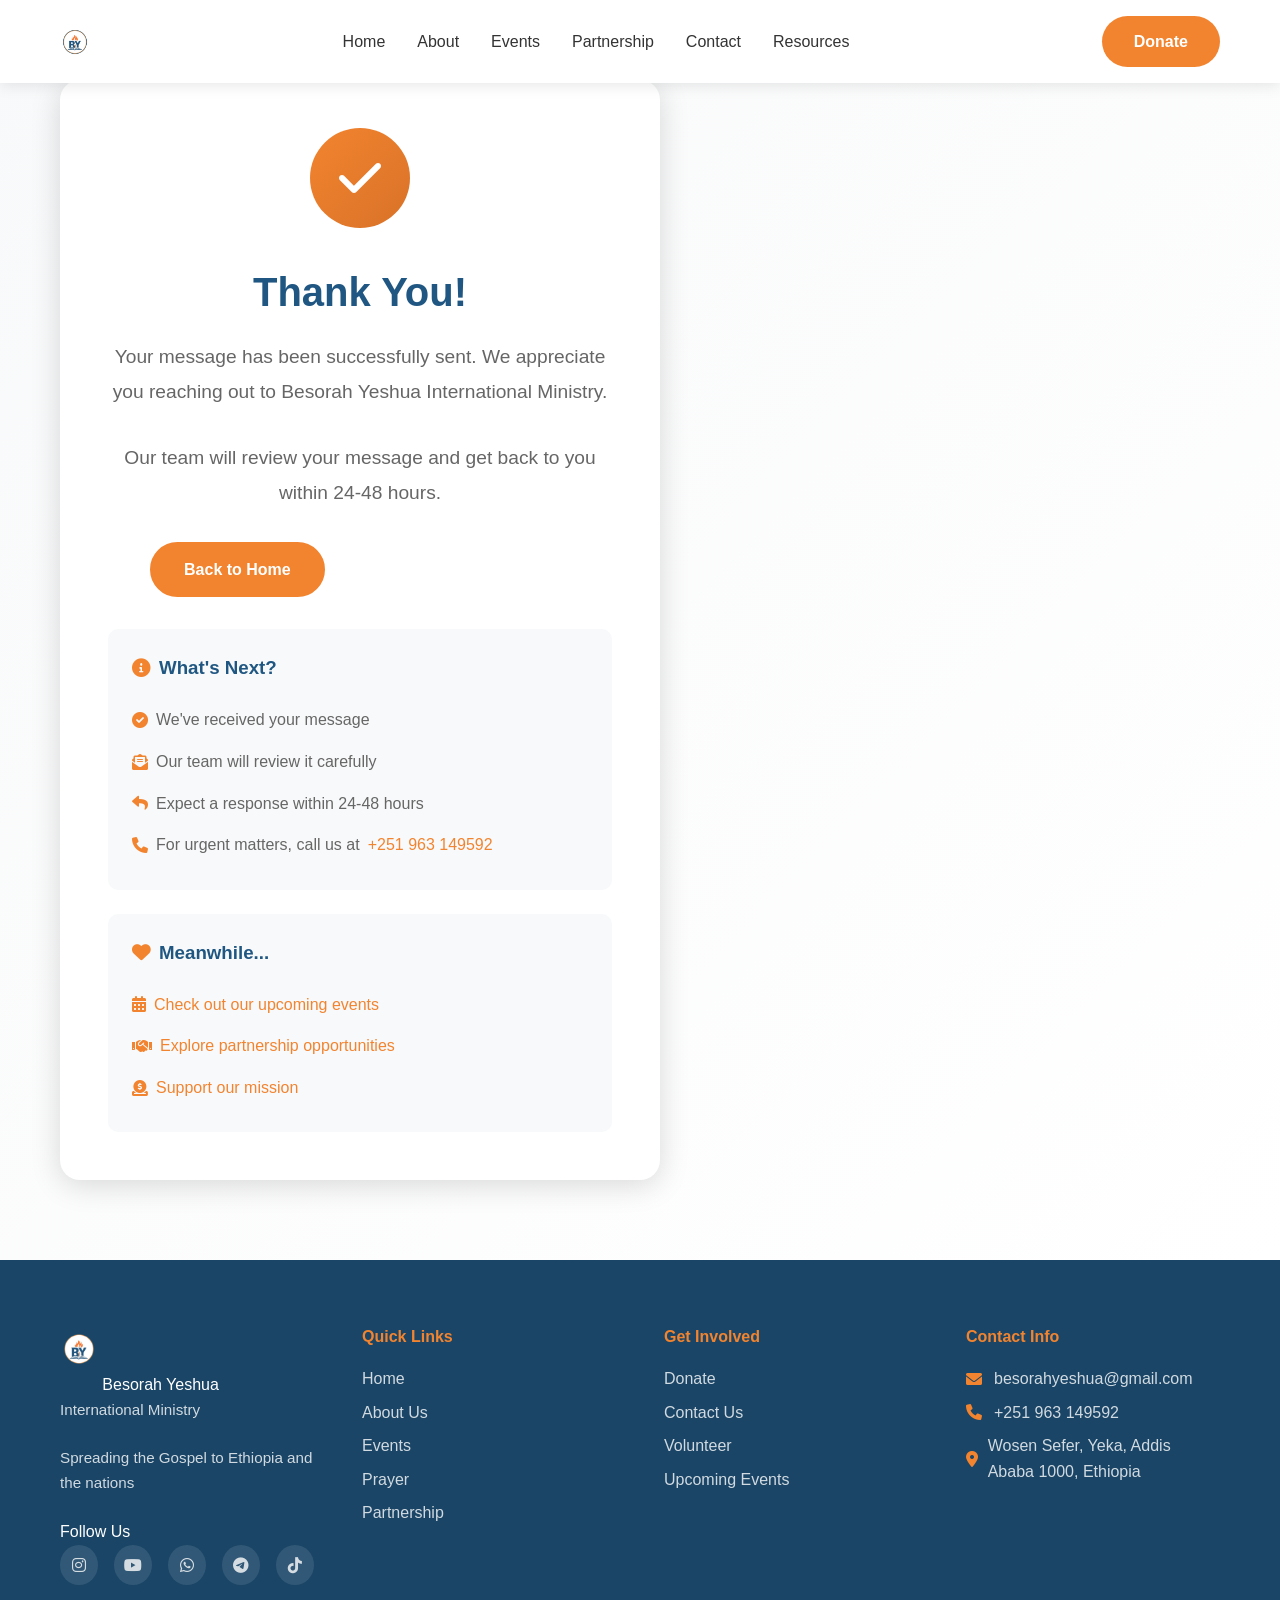
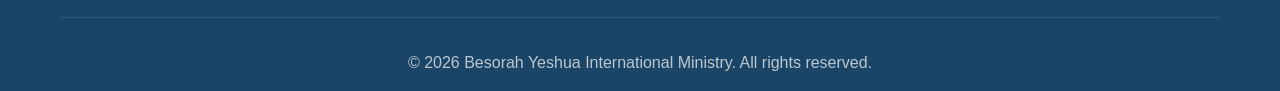
<file: thank-you.html>
<!DOCTYPE html>
<html lang="en">
<head>
    <meta charset="UTF-8">
    <meta name="viewport" content="width=device-width, initial-scale=1.0">
    <meta name="description" content="Thank you for contacting Besorah Yeshua International Ministry.">
    <title>Thank You - Besorah Yeshua International Ministry</title>
    <link rel="stylesheet" href="styles/style.css">
    <link href="https://cdnjs.cloudflare.com/ajax/libs/font-awesome/6.0.0/css/all.min.css" rel="stylesheet">
    
    <link rel="icon" type="image/x-icon" href="images/favicon.ico">
    <link rel="apple-touch-icon" sizes="180x180" href="images/apple-touch-icon.png">
    <link rel="icon" type="image/png" sizes="32x32" href="images/favicon-32x32.png">
    <link rel="icon" type="image/png" sizes="16x16" href="images/favicon-16x16.png">
    <style>
        .thank-you-section {
            min-height: 70vh;
            display: flex;
            align-items: center;
            justify-content: center;
            padding: 5rem 0;
            background: linear-gradient(135deg, var(--light-bg) 0%, #ffffff 100%);
        }

        .thank-you-content {
            text-align: center;
            max-width: 600px;
            padding: 3rem;
            background: var(--white);
            border-radius: 20px;
            box-shadow: var(--shadow-lg);
            animation: fadeInUp 0.6s ease;
        }

        @keyframes fadeInUp {
            from {
                opacity: 0;
                transform: translateY(30px);
            }
            to {
                opacity: 1;
                transform: translateY(0);
            }
        }

        .thank-you-icon {
            width: 100px;
            height: 100px;
            background: linear-gradient(135deg, var(--secondary-color), var(--dark-orange));
            border-radius: 50%;
            display: flex;
            align-items: center;
            justify-content: center;
            margin: 0 auto 2rem;
            animation: scaleIn 0.5s ease;
        }

        .thank-you-icon i {
            font-size: 3rem;
            color: var(--white);
        }

        @keyframes scaleIn {
            from {
                transform: scale(0);
                opacity: 0;
            }
            to {
                transform: scale(1);
                opacity: 1;
            }
        }

        .thank-you-content h1 {
            color: var(--primary-color);
            font-size: 2.5rem;
            margin-bottom: 1rem;
        }

        .thank-you-content p {
            color: var(--text-light);
            font-size: 1.2rem;
            line-height: 1.8;
            margin-bottom: 2rem;
        }

        .thank-you-actions {
            display: flex;
            gap: 1rem;
            justify-content: center;
            flex-wrap: wrap;
        }

        .info-box {
            background: var(--light-bg);
            padding: 1.5rem;
            border-radius: 10px;
            margin-top: 2rem;
            text-align: left;
        }

        .info-box h3 {
            color: var(--primary-color);
            margin-bottom: 1rem;
            display: flex;
            align-items: center;
            gap: 0.5rem;
        }

        .info-box ul {
            list-style: none;
            padding: 0;
        }

        .info-box li {
            padding: 0.5rem 0;
            color: var(--text-light);
            display: flex;
            align-items: center;
            gap: 0.5rem;
        }

        .info-box i {
            color: var(--secondary-color);
        }

        .info-box a {
            color: var(--secondary-color);
            text-decoration: none;
        }

        .info-box a:hover {
            text-decoration: underline;
        }

        .event-details-box {
            background: linear-gradient(135deg, #eff6ff 0%, #dbeafe 100%);
            border-left: 4px solid var(--secondary-color);
            padding: 1.5rem;
            border-radius: 10px;
            margin-top: 2rem;
            text-align: left;
        }

        .event-details-box h3 {
            color: var(--primary-color);
            margin-bottom: 1rem;
            font-size: 1.3rem;
        }

        .event-detail-item {
            display: flex;
            align-items: flex-start;
            gap: 0.8rem;
            margin-bottom: 0.8rem;
            color: var(--text-dark);
        }

        .event-detail-item i {
            color: var(--secondary-color);
            margin-top: 0.2rem;
        }

        .event-detail-item strong {
            color: var(--primary-color);
            min-width: 80px;
        }

        .highlight-text {
            color: var(--secondary-color);
            font-weight: 600;
        }

        /* Different content sections - hidden by default */
        .content-general,
        .content-event {
            display: none;
        }

        .content-general.active,
        .content-event.active {
            display: block;
        }

        @media (max-width: 768px) {
            .thank-you-content {
                padding: 2rem 1.5rem;
            }

            .thank-you-content h1 {
                font-size: 2rem;
            }

            .thank-you-content p {
                font-size: 1rem;
            }
        }
    </style>
</head>
<body>
    <!-- Header -->
    <header>
        <nav class="navbar">
            <div class="nav-container">
                <div class="nav-logo">
                    <a href="index.html">
                        <img src="images/logo.png" alt="Besorah Yeshua International Ministry" class="logo">
                        <span class="logo-text">Besorah Yeshua</span>
                    </a>
                </div>               
                <ul class="nav-menu">
                    <li class="nav-item">
                        <a href="index.html" class="nav-link">Home</a>
                    </li>
                    <li class="nav-item">
                        <a href="about.html" class="nav-link">About</a>
                    </li>
                    <li class="nav-item">
                        <a href="events.html" class="nav-link">Events</a>
                    </li>
                    <li class="nav-item">
                        <a href="partnership.html" class="nav-link">Partnership</a>
                    </li>
                    <li class="nav-item">
                        <a href="contact.html" class="nav-link">Contact</a>
                    </li>
                                        
                    <li class="nav-item">
                        <a href="resources.html" class="nav-link active">Resources</a>
                    </li>
                </ul>
                <a href="donate.html" class="btn btn-donate">Donate</a>
                <div class="hamburger">
                    <span class="bar"></span>
                    <span class="bar"></span>
                    <span class="bar"></span>
                </div>
            </div>
        </nav>
    </header>

    <!-- Thank You Section -->
    <section class="thank-you-section">
        <div class="container">
            <div class="thank-you-content">
                <div class="thank-you-icon">
                    <i class="fas fa-check"></i>
                </div>

                <!-- General Contact Content -->
                <div class="content-general">
                    <h1>Thank You!</h1>
                    <p>Your message has been successfully sent. We appreciate you reaching out to Besorah Yeshua International Ministry.</p>
                    <p>Our team will review your message and get back to you within 24-48 hours.</p>

                    <div class="thank-you-actions">
                        <a href="index.html" class="btn btn-primary">Back to Home</a>
                        <a href="about.html" class="btn btn-secondary">Learn More About Us</a>
                    </div>

                    <div class="info-box">
                        <h3><i class="fas fa-info-circle"></i> What's Next?</h3>
                        <ul>
                            <li><i class="fas fa-check-circle"></i> We've received your message</li>
                            <li><i class="fas fa-envelope-open-text"></i> Our team will review it carefully</li>
                            <li><i class="fas fa-reply"></i> Expect a response within 24-48 hours</li>
                            <li><i class="fas fa-phone"></i> For urgent matters, call us at <a href="tel:+251963149592">+251 963 149592</a></li>
                        </ul>
                    </div>

                    <div class="info-box" style="margin-top: 1.5rem;">
                        <h3><i class="fas fa-heart"></i> Meanwhile...</h3>
                        <ul>
                            <li><i class="fas fa-calendar-alt"></i> <a href="events.html">Check out our upcoming events</a></li>
                            <li><i class="fas fa-handshake"></i> <a href="partnership.html">Explore partnership opportunities</a></li>
                            <li><i class="fas fa-donate"></i> <a href="donate.html">Support our mission</a></li>
                        </ul>
                    </div>
                </div>

                <!-- Event Registration Content -->
                <div class="content-event">
                    <h1>Registration Confirmed! 🎉</h1>
                    <p>Thank you for registering! We're excited to have you join us for this transformative event.</p>
                    <p>A confirmation email with event details will be sent to you shortly.</p>

                    <!-- Event Details (dynamically filled) -->
                    <div class="event-details-box" id="eventDetailsBox">
                        <h3><i class="fas fa-calendar-check"></i> Your Event Registration</h3>
                        <div class="event-detail-item">
                            <i class="fas fa-tag"></i>
                            <div>
                                <strong>Event:</strong>
                                <span id="eventNameDisplay" class="highlight-text"></span>
                            </div>
                        </div>
                        <div class="event-detail-item">
                            <i class="fas fa-calendar-alt"></i>
                            <div>
                                <strong>Date:</strong>
                                <span id="eventDateDisplay"></span>
                            </div>
                        </div>
                        <div class="event-detail-item">
                            <i class="fas fa-map-marker-alt"></i>
                            <div>
                                <strong>Location:</strong>
                                <span id="eventLocationDisplay"></span>
                            </div>
                        </div>
                    </div>

                    <div class="thank-you-actions">
                        <a href="events.html" class="btn btn-primary">View All Events</a>
                        <a href="index.html" class="btn btn-secondary">Back to Home</a>
                    </div>

                    <div class="info-box">
                        <h3><i class="fas fa-info-circle"></i> What Happens Next?</h3>
                        <ul>
                            <li><i class="fas fa-check-circle"></i> Your registration has been confirmed</li>
                            <li><i class="fas fa-envelope"></i> Check your email for detailed event information</li>
                            <li><i class="fas fa-bell"></i> We'll send you a reminder 3 days before the event</li>
                            <li><i class="fas fa-phone"></i> Questions? Call us at <a href="tel:+251963149592">+251 963 149592</a></li>
                        </ul>
                    </div>

                    <div class="info-box" style="margin-top: 1.5rem;">
                        <h3><i class="fas fa-calendar-plus"></i> Prepare for the Event</h3>
                        <ul>
                            <li><i class="fas fa-pray"></i> Join us in prayer for the event</li>
                            <li><i class="fas fa-share-alt"></i> Invite friends and family</li>
                            <li><i class="fas fa-book-open"></i> Bring your Bible and notebook</li>
                            <li><i class="fas fa-heart"></i> <a href="donate.html">Support the ministry</a></li>
                        </ul>
                    </div>
                </div>
            </div>
        </div>
    </section>

    <!-- Footer -->
    <footer>
        <div class="container">
            <div class="footer-content">
<div class="footer-section">
    <img src="images/logo.png" alt="Besorah Yeshua International Ministry" class="footer-logo">
    <span class="footer-site-name">Besorah Yeshua</span>
    <p class="footer-tagline">International Ministry</p>
    <p class="footer-tagline">Spreading the Gospel to Ethiopia and the nations</p>
    <span class="follow-us">Follow Us</span>
    <div class="social-links">
        <a href="https://www.instagram.com/byministry_et" aria-label="Instagram" target="_blank" rel="noopener noreferrer">
            <i class="fab fa-instagram"></i>
        </a>
        <a href="https://youtube.com/@byministry_et" aria-label="YouTube" target="_blank" rel="noopener noreferrer">
            <i class="fab fa-youtube"></i>
        </a>
        <a href="https://chat.whatsapp.com/CzuJYpQ0SoM7IjGLnKSGlP" aria-label="WhatsApp Group" target="_blank" rel="noopener noreferrer">
            <i class="fab fa-whatsapp"></i>
        </a>
        <a href="https://t.me/byministry" aria-label="Telegram" target="_blank" rel="noopener noreferrer">
            <i class="fab fa-telegram"></i>
        </a>
        <a href="https://tiktok.com/@besorah.yeshua" aria-label="TikTok" target="_blank" rel="noopener noreferrer">
            <i class="fab fa-tiktok"></i>
        </a>
    </div>
</div>
                <div class="footer-section">
                    <h4>Quick Links</h4>
                    <ul>
                        <li><a href="index.html">Home</a></li>
                        <li><a href="about.html">About Us</a></li>
                        <li><a href="events.html">Events</a></li>
                                                <li><a href="prayer.html">Prayer</a></li>

                        <li><a href="partnership.html">Partnership</a></li>
                    </ul>
                </div>
                <div class="footer-section">
                    <h4>Get Involved</h4>
                    <ul>
                        <li><a href="donate.html">Donate</a></li>
                        <li><a href="contact.html">Contact Us</a></li>
                        <li><a href="partnership.html">Volunteer</a></li>
                        <li><a href="events.html">Upcoming Events</a></li>
                    </ul>
                </div>
                <div class="footer-section">
                    <h4>Contact Info</h4>
                    <ul class="contact-info">
                        <li><i class="fas fa-envelope"></i> besorahyeshua@gmail.com</li>
                        <li><i class="fas fa-phone"></i> +251 963 149592</li>
                        <li><i class="fas fa-map-marker-alt"></i> Wosen Sefer, Yeka, Addis Ababa 1000, Ethiopia</li>
                    </ul>
                </div>           
             </div>
            <div class="footer-bottom">
               <p>© 2024 Besorah Yeshua International Ministry. All rights reserved.</p>
            </div>
        </div>
    </footer>

    <script src="scripts/main.js"></script>
    <script>
        // Dynamic content display based on form type
        document.addEventListener('DOMContentLoaded', function() {
            // Get URL parameters
            const urlParams = new URLSearchParams(window.location.search);
            const formType = urlParams.get('form') || 'general';
            
            // Get event details from URL or sessionStorage
            const eventName = urlParams.get('event') || sessionStorage.getItem('eventName');
            const eventDate = urlParams.get('date') || sessionStorage.getItem('eventDate');
            const eventLocation = urlParams.get('location') || sessionStorage.getItem('eventLocation');
            
            // Determine which content to show
            if (formType === 'event' || eventName) {
                // Show event registration content
                document.querySelector('.content-event').classList.add('active');
                
                // Fill in event details if available
                if (eventName) {
                    document.getElementById('eventNameDisplay').textContent = eventName;
                }
                if (eventDate) {
                    document.getElementById('eventDateDisplay').textContent = eventDate;
                }
                if (eventLocation) {
                    document.getElementById('eventLocationDisplay').textContent = eventLocation;
                }
                
                // Clear sessionStorage
                sessionStorage.removeItem('eventName');
                sessionStorage.removeItem('eventDate');
                sessionStorage.removeItem('eventLocation');
            } else {
                // Show general contact content
                document.querySelector('.content-general').classList.add('active');
            }
        });
    </script>
</body>
</html>
</file>
<file: styles/style.css>
/* ===================================
   BESORAH YESHUA MINISTRY - MAIN STYLES
   Brand Colors: #205782 (Blue), #f2842f (Orange)
   =================================== */

/* Reset and Base */
* {
    margin: 0;
    padding: 0;
    box-sizing: border-box;
}

:root {
    --primary-color: #205782;
    --secondary-color: #f2842f;
    --dark-blue: #1a4566;
    --light-blue: #2d6fa0;
    --dark-orange: #d97228;
    --light-orange: #ff9447;
    --text-dark: #333;
    --text-light: #666;
    --white: #ffffff;
    --light-bg: #f8f9fa;
    --border-color: #e0e0e0;
    --shadow: 0 2px 15px rgba(0,0,0,0.1);
    --shadow-lg: 0 5px 30px rgba(0,0,0,0.15);
}

html {
    scroll-behavior: smooth;
}

body {
    font-family: 'Segoe UI', Tahoma, Geneva, Verdana, sans-serif;
    line-height: 1.6;
    color: var(--text-dark);
    overflow-x: hidden;
}

.container {
    max-width: 1200px;
    margin: 0 auto;
    padding: 0 20px;
}

/* ===================================
   NAVIGATION
   =================================== */

header {
    position: fixed;
    width: 100%;
    top: 0;
    z-index: 1000;
    background: var(--white);
    box-shadow: var(--shadow);
}

.navbar {
    padding: 0;
}

.nav-container {
    max-width: 1200px;
    margin: 0 auto;
    padding: 1rem 20px;
    display: flex;
    justify-content: space-between;
    align-items: center;
    gap: 2rem;
}

.nav-logo a {
    font-size: 1.4rem;
    font-weight: bold;
    color: var(--primary-color);
    text-decoration: none;
    display: flex;
    align-items: center;
    gap: 0.5rem;
    transition: color 0.3s;
}

.nav-logo a:hover {
    color: var(--secondary-color);
}

.nav-menu {
    display: flex;
    list-style: none;
    gap: 2rem;
    margin: 0;
    align-items: center;
}

.nav-link {
    color: var(--text-dark);
    text-decoration: none;
    font-weight: 500;
    transition: color 0.3s;
    position: relative;
}

.nav-link::after {
    content: '';
    position: absolute;
    bottom: -5px;
    left: 0;
    width: 0;
    height: 2px;
    background: var(--secondary-color);
    transition: width 0.3s;
}

.nav-link:hover::after,
.nav-link.active::after {
    width: 100%;
}

.nav-link:hover,
.nav-link.active {
    color: var(--primary-color);
}

.btn-donate {
    background: var(--secondary-color);
    color: var(--white);
    padding: 0.6rem 1.5rem;
    border-radius: 25px;
    text-decoration: none;
    font-weight: 600;
    transition: all 0.3s;
    border: 2px solid var(--secondary-color);
}

.btn-donate:hover {
    background: var(--dark-orange);
    border-color: var(--dark-orange);
    transform: translateY(-2px);
    box-shadow: 0 4px 12px rgba(242, 132, 47, 0.3);
}

/* Hamburger Menu */
.hamburger {
    display: none;
    flex-direction: column;
    cursor: pointer;
    z-index: 1001;
}

.bar {
    width: 25px;
    height: 3px;
    background: var(--primary-color);
    margin: 3px 0;
    transition: 0.3s;
}

/* ===================================
   HERO SECTION
   =================================== */

.hero {
    min-height: 100vh;
    background: linear-gradient(135deg, var(--dark-blue) 0%, var(--primary-color) 50%, var(--light-blue) 100%);
    display: flex;
    align-items: center;
    justify-content: center;
    text-align: center;
    position: relative;
    overflow: hidden;
    padding-top: 80px;
}

.hero::before {
    content: '';
    position: absolute;
    top: 0;
    left: 0;
    right: 0;
    bottom: 0;
    background: url('data:image/svg+xml,<svg xmlns="http://www.w3.org/2000/svg" viewBox="0 0 100 100"><path d="M50,10 L55,35 L75,35 L60,50 L65,75 L50,60 L35,75 L40,50 L25,35 L45,35 Z" fill="white" opacity="0.03"/></svg>');
    background-size: 150px;
    animation: float 30s infinite linear;
}

@keyframes float {
    0% { transform: translateY(0) rotate(0deg); }
    100% { transform: translateY(-100%) rotate(360deg); }
}

.hero-overlay {
    position: absolute;
    top: 0;
    left: 0;
    right: 0;
    bottom: 0;
    background: rgba(0,0,0,0.2);
}

.hero-content {
    position: relative;
    z-index: 2;
    color: var(--white);
    max-width: 800px;
    padding: 2rem;
}

.hero-content h1 {
    font-size: 3.5rem;
    margin-bottom: 1rem;
    font-weight: 700;
    text-shadow: 2px 2px 4px rgba(0,0,0,0.3);
}

.hero-content p {
    font-size: 1.3rem;
    margin-bottom: 2rem;
    opacity: 0.95;
}

.hero-buttons {
    display: flex;
    gap: 1rem;
    justify-content: center;
    flex-wrap: wrap;
}

.hero-scroll {
    position: absolute;
    bottom: 30px;
    left: 50%;
    transform: translateX(-50%);
    z-index: 2;
    animation: bounce 2s infinite;
}

.hero-scroll i {
    font-size: 2rem;
    color: var(--white);
    opacity: 0.7;
}

@keyframes bounce {
    0%, 20%, 50%, 80%, 100% { transform: translateX(-50%) translateY(0); }
    40% { transform: translateX(-50%) translateY(-10px); }
    60% { transform: translateX(-50%) translateY(-5px); }
}

/* Fade-in animations */
.fade-in {
    animation: fadeIn 1s ease-in;
}

.fade-in-delay {
    animation: fadeIn 1s ease-in 0.3s backwards;
}

.fade-in-delay-2 {
    animation: fadeIn 1s ease-in 0.6s backwards;
}

@keyframes fadeIn {
    from { opacity: 0; transform: translateY(20px); }
    to { opacity: 1; transform: translateY(0); }
}

/* ===================================
   BUTTONS
   =================================== */

.btn {
    display: inline-block;
    padding: 0.8rem 2rem;
    text-decoration: none;
    border-radius: 30px;
    font-weight: 600;
    transition: all 0.3s;
    border: none;
    cursor: pointer;
    font-size: 1rem;
}

.btn-primary {
    background: var(--secondary-color);
    color: var(--white);
    border: 2px solid var(--secondary-color);
}

.btn-primary:hover {
    background: var(--dark-orange);
    border-color: var(--dark-orange);
    transform: translateY(-2px);
    box-shadow: 0 5px 15px rgba(242, 132, 47, 0.3);
}

.btn-secondary {
    background: transparent;
    color: var(--white);
    border: 2px solid var(--white);
}

.btn-secondary:hover {
    background: var(--white);
    color: var(--primary-color);
    transform: translateY(-2px);
}

.btn-light {
    background: var(--white);
    color: var(--primary-color);
    border: 2px solid var(--white);
}

.btn-light:hover {
    background: transparent;
    color: var(--white);
}

.btn-outline {
    background: transparent;
    color: var(--primary-color);
    border: 2px solid var(--primary-color);
}

.btn-outline:hover {
    background: var(--primary-color);
    color: var(--white);
}

.btn-sm {
    padding: 0.5rem 1.2rem;
    font-size: 0.9rem;
}

/* ===================================
   STATS BAR
   =================================== */

.stats-bar {
    background: linear-gradient(135deg, var(--primary-color), var(--dark-blue));
    padding: 3rem 0;
    color: var(--white);
}

.stats-grid {
    display: grid;
    grid-template-columns: repeat(auto-fit, minmax(200px, 1fr));
    gap: 2rem;
}

.stat-item {
    display: flex;
    align-items: center;
    gap: 1rem;
    padding: 1rem;
    background: rgba(255,255,255,0.1);
    border-radius: 15px;
    backdrop-filter: blur(10px);
    transition: transform 0.3s;
}

.stat-item:hover {
    transform: translateY(-5px);
    background: rgba(255,255,255,0.15);
}

.stat-item i {
    font-size: 2.5rem;
    color: var(--secondary-color);
}

.stat-content {
    display: flex;
    flex-direction: column;
}

.stat-number {
    font-size: 2rem;
    font-weight: bold;
    color: var(--white);
}

.stat-label {
    font-size: 0.9rem;
    opacity: 0.9;
}

/* Compact Stats */
.stats-grid-compact {
    display: grid;
    grid-template-columns: repeat(auto-fit, minmax(200px, 1fr));
    gap: 1.5rem;
}

.stat-compact {
    text-align: center;
    padding: 1.5rem;
    background: var(--white);
    border-radius: 15px;
    box-shadow: var(--shadow);
    transition: transform 0.3s;
}

.stat-compact:hover {
    transform: translateY(-5px);
    box-shadow: var(--shadow-lg);
}

.stat-compact i {
    font-size: 2rem;
    color: var(--secondary-color);
    margin-bottom: 0.5rem;
}

.stat-compact .number {
    display: block;
    font-size: 2rem;
    font-weight: bold;
    color: var(--primary-color);
    margin: 0.5rem 0;
}

.stat-compact .label {
    display: block;
    color: var(--text-light);
    font-size: 0.9rem;
}

/* ===================================
   SECTIONS
   =================================== */

section {
    padding: 5rem 0;
}

.section-header {
    text-align: center;
    margin-bottom: 3rem;
}

.section-header h2 {
    font-size: 2.5rem;
    color: var(--primary-color);
    margin-bottom: 1rem;
    position: relative;
    display: inline-block;
}

.section-header h2::after {
    content: '';
    position: absolute;
    bottom: -10px;
    left: 50%;
    transform: translateX(-50%);
    width: 60px;
    height: 3px;
    background: var(--secondary-color);
    border-radius: 2px;
}

.section-header p {
    color: var(--text-light);
    font-size: 1.1rem;
    max-width: 600px;
    margin: 1rem auto 0;
}

/* ===================================
   PAGE HEADER
   =================================== */

.page-header {
    background: linear-gradient(135deg, var(--dark-blue), var(--primary-color));
    color: var(--white);
    padding: 150px 0 80px;
    text-align: center;
    position: relative;
    overflow: hidden;
}

.page-header::before {
    content: '';
    position: absolute;
    top: 0;
    left: 0;
    right: 0;
    bottom: 0;
    background: url('data:image/svg+xml,<svg xmlns="http://www.w3.org/2000/svg" viewBox="0 0 100 100"><circle cx="50" cy="50" r="40" fill="white" opacity="0.03"/></svg>');
    background-size: 100px;
}

.page-header h1 {
    font-size: 3rem;
    margin-bottom: 1rem;
    position: relative;
    z-index: 1;
}

.page-header p {
    font-size: 1.2rem;
    opacity: 0.9;
    position: relative;
    z-index: 1;
}

/* ===================================
   MISSION SECTION
   =================================== */

.mission {
    background: var(--light-bg);
}

.mission-grid {
    display: grid;
    grid-template-columns: repeat(auto-fit, minmax(300px, 1fr));
    gap: 2rem;
}

.mission-card {
    background: var(--white);
    padding: 2.5rem;
    border-radius: 15px;
    text-align: center;
    box-shadow: var(--shadow);
    transition: all 0.3s;
    position: relative;
    overflow: hidden;
}

.mission-card::before {
    content: '';
    position: absolute;
    top: 0;
    left: 0;
    right: 0;
    height: 4px;
    background: linear-gradient(90deg, var(--secondary-color), var(--primary-color));
}

.mission-card:hover {
    transform: translateY(-10px);
    box-shadow: var(--shadow-lg);
}

.card-icon {
    width: 80px;
    height: 80px;
    background: linear-gradient(135deg, var(--secondary-color), var(--dark-orange));
    border-radius: 50%;
    display: flex;
    align-items: center;
    justify-content: center;
    margin: 0 auto 1.5rem;
    color: var(--white);
    font-size: 2rem;
    box-shadow: 0 5px 20px rgba(242, 132, 47, 0.3);
}

.mission-card h3 {
    color: var(--primary-color);
    margin-bottom: 1rem;
    font-size: 1.5rem;
}

.mission-card p {
    color: var(--text-light);
    line-height: 1.7;
}

/* ===================================
   CTA SECTIONS
   =================================== */

.cta-section {
    padding: 4rem 0;
    position: relative;
    overflow: hidden;
}

.cta-events {
    background: linear-gradient(135deg, #9C27B0 0%, #7B1FA2 100%);
    color: var(--white);
}

.cta-partnership {
    background: linear-gradient(135deg, #4CAF50 0%, #2E7D32 100%);
    color: var(--white);
}

.cta-full {
    background: linear-gradient(135deg, var(--primary-color), var(--dark-blue));
    color: var(--white);
    text-align: center;
}

.cta-content {
    display: flex;
    align-items: center;
    gap: 2rem;
    flex-wrap: wrap;
    justify-content: space-between;
}

.cta-icon {
    font-size: 4rem;
    opacity: 0.9;
}

.cta-text {
    flex: 1;
    min-width: 250px;
}

.cta-text h2 {
    font-size: 2rem;
    margin-bottom: 0.5rem;
}

.cta-text p {
    font-size: 1.1rem;
    opacity: 0.9;
}

.cta-full h2 {
    font-size: 2.5rem;
    margin-bottom: 1rem;
}

.cta-full p {
    font-size: 1.2rem;
    margin-bottom: 2rem;
    opacity: 0.9;
}

.cta-buttons {
    display: flex;
    gap: 1rem;
    justify-content: center;
    flex-wrap: wrap;
}

/* ===================================
   SCRIPTURE SECTION
   =================================== */

.scripture {
    background: linear-gradient(135deg, var(--dark-blue), var(--primary-color));
    color: var(--white);
    padding: 5rem 0;
    text-align: center;
}

.scripture blockquote {
    position: relative;
    max-width: 800px;
    margin: 0 auto;
    padding: 2rem;
}

.scripture i {
    font-size: 2rem;
    opacity: 0.3;
    margin-bottom: 1rem;
}

.scripture p {
    font-size: 1.5rem;
    font-style: italic;
    line-height: 1.8;
    margin-bottom: 1rem;
}

.scripture cite {
    font-size: 1.1rem;
    opacity: 0.9;
    font-style: normal;
}

/* ===================================
   ABOUT PAGE
   =================================== */

.about-story {
    padding: 5rem 0;
}

.story-grid {
    display: grid;
    grid-template-columns: 1fr 1fr;
    gap: 4rem;
    align-items: center;
}

.story-image {
    border-radius: 15px;
    overflow: hidden;
    box-shadow: var(--shadow-lg);
}

.story-content h2 {
    color: var(--primary-color);
    font-size: 2.5rem;
    margin-bottom: 1.5rem;
}

.story-content p {
    color: var(--text-light);
    line-height: 1.8;
    margin-bottom: 1.5rem;
    font-size: 1.1rem;
}

.image-placeholder {
    background: linear-gradient(135deg, var(--primary-color), var(--light-blue));
    min-height: 400px;
    display: flex;
    flex-direction: column;
    align-items: center;
    justify-content: center;
    color: var(--white);
    text-align: center;
    padding: 3rem;
}

.image-placeholder i {
    font-size: 5rem;
    margin-bottom: 1rem;
    opacity: 0.7;
}

.image-placeholder p {
    font-size: 1.5rem;
    font-weight: 500;
}

/* MVV Section */
.mvv-section {
    background: var(--light-bg);
}

.mvv-grid {
    display: grid;
    grid-template-columns: repeat(auto-fit, minmax(300px, 1fr));
    gap: 2rem;
}

.mvv-card {
    background: var(--white);
    padding: 2.5rem;
    border-radius: 15px;
    box-shadow: var(--shadow);
    text-align: center;
    transition: transform 0.3s;
}

.mvv-card:hover {
    transform: translateY(-10px);
    box-shadow: var(--shadow-lg);
}

.mvv-icon {
    width: 70px;
    height: 70px;
    background: linear-gradient(135deg, var(--secondary-color), var(--dark-orange));
    border-radius: 50%;
    display: flex;
    align-items: center;
    justify-content: center;
    margin: 0 auto 1.5rem;
    color: var(--white);
    font-size: 2rem;
}

.mvv-card h3 {
    color: var(--primary-color);
    margin-bottom: 1rem;
    font-size: 1.4rem;
}

.mvv-card p {
    color: var(--text-light);
    line-height: 1.7;
}

/* Impact Section */
.impact-section {
    background: linear-gradient(135deg, var(--dark-blue), var(--primary-color));
    color: var(--white);
}

.impact-grid {
    display: grid;
    grid-template-columns: repeat(auto-fit, minmax(200px, 1fr));
    gap: 2rem;
}

.impact-card {
    text-align: center;
    padding: 2rem;
    background: rgba(255,255,255,0.1);
    border-radius: 15px;
    backdrop-filter: blur(10px);
    transition: all 0.3s;
}

.impact-card:hover {
    background: rgba(255,255,255,0.15);
    transform: translateY(-5px);
}

.impact-card i {
    font-size: 3rem;
    color: var(--secondary-color);
    margin-bottom: 1rem;
}

.impact-number {
    display: block;
    font-size: 3rem;
    font-weight: bold;
    margin-bottom: 0.5rem;
}

.impact-label {
    font-size: 1.1rem;
    opacity: 0.9;
}

/* Ministry Areas */
.ministry-areas {
    background: var(--light-bg);
}

.areas-grid {
    display: grid;
    grid-template-columns: repeat(auto-fit, minmax(250px, 1fr));
    gap: 1.5rem;
}

.area-card {
    background: var(--white);
    padding: 2rem;
    border-radius: 15px;
    box-shadow: var(--shadow);
    transition: all 0.3s;
    border-left: 4px solid var(--secondary-color);
}

.area-card:hover {
    transform: translateX(5px);
    box-shadow: var(--shadow-lg);
}

.area-card h3 {
    color: var(--primary-color);
    margin-bottom: 1rem;
    display: flex;
    align-items: center;
    gap: 0.5rem;
}

.area-card i {
    color: var(--secondary-color);
}

.area-card p {
    color: var(--text-light);
}

/* ===================================
   EVENTS PAGE
   =================================== */

.event-stats {
    background: linear-gradient(135deg, #9C27B0, #7B1FA2);
    padding: 3rem 0;
    color: var(--white);
}

.event-filters {
    background: var(--white);
    padding: 2rem 0;
    box-shadow: 0 2px 10px rgba(0,0,0,0.05);
    position: sticky;
    top: 80px;
    z-index: 100;
}

.event-filters .container {
    display: flex;
    gap: 1rem;
    justify-content: center;
    flex-wrap: wrap;
}

.filter-btn {
    padding: 0.6rem 1.5rem;
    background: var(--white);
    border: 2px solid var(--border-color);
    border-radius: 25px;
    cursor: pointer;
    transition: all 0.3s;
    font-weight: 500;
    color: var(--text-dark);
}

.filter-btn.active,
.filter-btn:hover {
    background: var(--secondary-color);
    color: var(--white);
    border-color: var(--secondary-color);
    transform: translateY(-2px);
}

.events-section {
    background: var(--light-bg);
}

.events-grid {
    display: grid;
    grid-template-columns: repeat(auto-fill, minmax(350px, 1fr));
    gap: 2rem;
}

.event-card {
    background: var(--white);
    border-radius: 15px;
    overflow: hidden;
    box-shadow: var(--shadow);
    transition: all 0.3s;
    position: relative;
}

.event-card:hover {
    transform: translateY(-10px);
    box-shadow: var(--shadow-lg);
}

.event-badge {
    position: absolute;
    top: 15px;
    right: 15px;
    background: linear-gradient(135deg, var(--secondary-color), var(--dark-orange));
    color: var(--white);
    padding: 0.4rem 1rem;
    border-radius: 20px;
    font-size: 0.85rem;
    font-weight: 600;
    z-index: 2;
}

.event-header {
    display: flex;
    gap: 1.5rem;
    padding: 2rem;
    background: linear-gradient(135deg, var(--primary-color), var(--light-blue));
    color: var(--white);
}

.event-date-box {
    background: rgba(255,255,255,0.2);
    padding: 1rem;
    border-radius: 10px;
    text-align: center;
    min-width: 70px;
    backdrop-filter: blur(10px);
}

.event-date-box .month {
    display: block;
    font-size: 0.9rem;
    font-weight: 600;
    opacity: 0.9;
}

.event-date-box .day {
    display: block;
    font-size: 2rem;
    font-weight: bold;
    line-height: 1;
}

.event-meta h3 {
    margin-bottom: 0.5rem;
    font-size: 1.3rem;
}

.event-location {
    opacity: 0.9;
    font-size: 0.9rem;
}

.event-body {
    padding: 2rem;
}

.event-body p {
    color: var(--text-light);
    margin-bottom: 1rem;
    line-height: 1.6;
}

.event-details {
    display: flex;
    gap: 1.5rem;
    font-size: 0.9rem;
    color: var(--text-light);
}

.event-details span {
    display: flex;
    align-items: center;
    gap: 0.5rem;
}

.event-details i {
    color: var(--secondary-color);
}

.event-footer {
    padding: 0 2rem 2rem;
}

/* ===================================
   PARTNERSHIP PAGE - CORRECTED
   =================================== */

.partnership-stats {
    background: linear-gradient(135deg, #4CAF50, #2E7D32);
    padding: 3rem 0;
    color: var(--white);
    margin-top: 80px; /* Added for fixed header */
}

.partnership-benefits {
    background: var(--light-bg);
    padding: 4rem 0;
}

.benefits-grid {
    display: grid;
    grid-template-columns: repeat(auto-fit, minmax(280px, 1fr));
    gap: 2rem;
    max-width: 100%;
}

.benefit-card {
    background: var(--white);
    padding: 2rem;
    border-radius: 15px;
    box-shadow: var(--shadow);
    text-align: center;
    transition: transform 0.3s;
    height: fit-content;
}

.benefit-card:hover {
    transform: translateY(-8px);
    box-shadow: var(--shadow-lg);
}

.benefit-card i {
    font-size: 2.5rem;
    color: var(--secondary-color);
    margin-bottom: 1rem;
}

.benefit-card h3 {
    color: var(--primary-color);
    margin-bottom: 1rem;
    font-size: 1.3rem;
}

.benefit-card p {
    color: var(--text-light);
    line-height: 1.6;
    font-size: 0.95rem;
}

.partnership-types {
    padding: 4rem 0;
}

.partnership-grid {
    display: grid;
    grid-template-columns: repeat(auto-fit, minmax(320px, 1fr));
    gap: 2rem;
    max-width: 100%;
}

.partnership-card {
    background: var(--white);
    padding: 2rem;
    border-radius: 15px;
    box-shadow: var(--shadow);
    transition: all 0.3s;
    position: relative;
    height: fit-content;
}

.partnership-card.featured {
    border: 3px solid var(--secondary-color);
    transform: scale(1.02);
}

.featured-badge {
    position: absolute;
    top: -12px;
    right: 20px;
    background: var(--secondary-color);
    color: var(--white);
    padding: 0.4rem 1.2rem;
    border-radius: 20px;
    font-size: 0.8rem;
    font-weight: 600;
    z-index: 2;
}

.partnership-card:hover {
    transform: translateY(-8px);
    box-shadow: var(--shadow-lg);
}

.partnership-card.featured:hover {
    transform: scale(1.02) translateY(-8px);
}

.partnership-icon {
    width: 70px;
    height: 70px;
    background: linear-gradient(135deg, var(--primary-color), var(--light-blue));
    border-radius: 50%;
    display: flex;
    align-items: center;
    justify-content: center;
    margin: 0 auto 1.5rem;
    color: var(--white);
    font-size: 1.8rem;
}

.partnership-card h3 {
    color: var(--primary-color);
    margin-bottom: 1rem;
    font-size: 1.3rem;
    text-align: center;
}

.partnership-card > p {
    color: var(--text-light);
    margin-bottom: 1.5rem;
    line-height: 1.6;
    text-align: center;
    font-size: 0.95rem;
}

.partnership-features {
    list-style: none;
    margin-bottom: 2rem;
    padding: 0;
}

.partnership-features li {
    padding: 0.4rem 0;
    color: var(--text-light);
    display: flex;
    align-items: center;
    gap: 0.5rem;
    font-size: 0.9rem;
}

.partnership-features i {
    color: var(--secondary-color);
    font-size: 0.8rem;
    flex-shrink: 0;
}

.partnership-card .btn {
    width: 100%;
    text-align: center;
    justify-content: center;
}

/* Testimonials */
.testimonials {
    background: var(--light-bg);
    padding: 4rem 0;
}

.testimonials-grid {
    display: grid;
    grid-template-columns: repeat(auto-fit, minmax(300px, 1fr));
    gap: 2rem;
    max-width: 100%;
}

.testimonial-card {
    background: var(--white);
    padding: 2rem;
    border-radius: 15px;
    box-shadow: var(--shadow);
    position: relative;
    height: fit-content;
}

.testimonial-icon {
    color: var(--secondary-color);
    font-size: 1.8rem;
    opacity: 0.3;
    margin-bottom: 1rem;
}

.testimonial-card p {
    color: var(--text-light);
    line-height: 1.7;
    margin-bottom: 1.5rem;
    font-style: italic;
    font-size: 0.95rem;
}

.testimonial-author {
    display: flex;
    flex-direction: column;
    gap: 0.3rem;
}

.testimonial-author strong {
    color: var(--primary-color);
    font-size: 1rem;
}

.testimonial-author span {
    color: var(--text-light);
    font-size: 0.85rem;
}

/* Stats Grid Compact */
.stats-grid-compact {
    display: grid;
    grid-template-columns: repeat(auto-fit, minmax(200px, 1fr));
    gap: 1.5rem;
    max-width: 100%;
}

.stat-compact {
    text-align: center;
    padding: 1.5rem;
    background: rgba(255,255,255,0.1);
    border-radius: 15px;
    backdrop-filter: blur(10px);
    transition: transform 0.3s;
}

.stat-compact:hover {
    transform: translateY(-5px);
    background: rgba(255,255,255,0.15);
}

.stat-compact i {
    font-size: 2rem;
    color: var(--white);
    margin-bottom: 0.5rem;
    opacity: 0.9;
}

.stat-compact .number {
    display: block;
    font-size: 2rem;
    font-weight: bold;
    color: var(--white);
    margin: 0.5rem 0;
}

.stat-compact .label {
    display: block;
    color: rgba(255,255,255,0.9);
    font-size: 0.9rem;
}

/* CTA Section */
.cta-section.cta-full {
    padding: 4rem 0;
    margin-top: 0;
}

/* ===================================
   RESPONSIVE FIXES FOR PARTNERSHIP PAGE
   =================================== */

@media (max-width: 968px) {
    .partnership-stats {
        margin-top: 70px;
        padding: 2.5rem 0;
    }
    
    .partnership-benefits,
    .partnership-types,
    .testimonials {
        padding: 3rem 0;
    }
    
    .partnership-grid {
        grid-template-columns: 1fr;
        gap: 1.5rem;
    }
    
    .partnership-card.featured {
        transform: scale(1);
        order: -1; /* Move featured card to top on mobile */
    }
    
    .partnership-card.featured:hover {
        transform: translateY(-8px);
    }
    
    .benefits-grid {
        grid-template-columns: repeat(auto-fit, minmax(250px, 1fr));
        gap: 1.5rem;
    }
    
    .stats-grid-compact {
        grid-template-columns: repeat(2, 1fr);
        gap: 1rem;
    }
}

@media (max-width: 640px) {
    .partnership-stats {
        margin-top: 60px;
        padding: 2rem 0;
    }
    
    .partnership-benefits,
    .partnership-types,
    .testimonials {
        padding: 2.5rem 0;
    }
    
    .benefit-card,
    .partnership-card,
    .testimonial-card {
        padding: 1.5rem;
    }
    
    .partnership-grid {
        grid-template-columns: 1fr;
        gap: 1rem;
    }
    
    .benefits-grid {
        grid-template-columns: 1fr;
        gap: 1rem;
    }
    
    .stats-grid-compact {
        grid-template-columns: 1fr;
        gap: 1rem;
    }
    
    .featured-badge {
        top: -10px;
        right: 15px;
        padding: 0.3rem 1rem;
        font-size: 0.75rem;
    }
    
    .partnership-icon {
        width: 60px;
        height: 60px;
        font-size: 1.5rem;
    }
}

/* Ensure container constraints */
.partnership-stats .container,
.partnership-benefits .container,
.partnership-types .container,
.testimonials .container {
    max-width: 1200px;
    margin: 0 auto;
    padding: 0 20px;
    width: 100%;
}

/* ===================================
   CONTACT PAGE - CORRECTED
   =================================== */

.contact-section {
    padding: 5rem 0;
    margin-top: 80px; /* Added to account for fixed header */
}

.contact-grid {
    display: grid;
    grid-template-columns: 1fr 1.5fr;
    gap: 2rem;
    max-width: 100%;
    margin: 0 auto;
}

.contact-info-box {
    background: var(--light-bg);
    padding: 2rem;
    border-radius: 15px;
    height: fit-content;
}

.contact-info-box h2 {
    color: var(--primary-color);
    margin-bottom: 1rem;
    font-size: 1.8rem;
}

.contact-info-box > p {
    color: var(--text-light);
    margin-bottom: 2rem;
    line-height: 1.6;
    font-size: 1rem;
}

.contact-items {
    display: flex;
    flex-direction: column;
    gap: 1.5rem;
    margin-bottom: 2rem;
}

.contact-item {
    display: flex;
    gap: 1rem;
    padding: 1.2rem;
    background: var(--white);
    border-radius: 10px;
    box-shadow: 0 2px 8px rgba(0,0,0,0.05);
    align-items: flex-start;
}

.contact-icon {
    width: 45px;
    height: 45px;
    background: linear-gradient(135deg, var(--secondary-color), var(--dark-orange));
    border-radius: 50%;
    display: flex;
    align-items: center;
    justify-content: center;
    color: var(--white);
    font-size: 1.1rem;
    flex-shrink: 0;
    margin-top: 0.2rem;
}

.contact-details h3 {
    color: var(--primary-color);
    margin-bottom: 0.5rem;
    font-size: 1.1rem;
}

.contact-details p,
.contact-details a {
    color: var(--text-light);
    text-decoration: none;
    font-size: 0.95rem;
    line-height: 1.5;
}

.contact-details a:hover {
    color: var(--secondary-color);
}

.social-connect {
    margin-top: 2rem;
    padding-top: 2rem;
    border-top: 1px solid var(--border-color);
}

.social-connect h3 {
    color: var(--primary-color);
    margin-bottom: 1rem;
    font-size: 1.2rem;
}

.social-links-large {
    display: flex;
    gap: 0.8rem;
    flex-wrap: wrap;
}

.social-links-large a {
    width: 45px;
    height: 45px;
    background: var(--primary-color);
    border-radius: 50%;
    display: flex;
    align-items: center;
    justify-content: center;
    color: var(--white);
    text-decoration: none;
    transition: all 0.3s;
    font-size: 1.1rem;
}

.social-links-large a:hover {
    background: var(--secondary-color);
    transform: translateY(-2px);
}

/* Contact Form */
.contact-form-box {
    background: var(--white);
    padding: 2rem;
    border-radius: 15px;
    box-shadow: var(--shadow);
    height: fit-content;
}

.contact-form-box h2 {
    color: var(--primary-color);
    margin-bottom: 1.5rem;
    font-size: 1.8rem;
}

.contact-form {
    display: flex;
    flex-direction: column;
    gap: 1.2rem;
}

.form-row {
    display: grid;
    grid-template-columns: 1fr 1fr;
    gap: 1.2rem;
}

.form-group {
    display: flex;
    flex-direction: column;
}

.form-group label {
    color: var(--primary-color);
    font-weight: 600;
    margin-bottom: 0.5rem;
    font-size: 0.95rem;
}

.required {
    color: var(--secondary-color);
}

.form-group input,
.form-group select,
.form-group textarea {
    padding: 0.8rem;
    border: 2px solid var(--border-color);
    border-radius: 8px;
    font-size: 1rem;
    transition: border-color 0.3s;
    font-family: inherit;
    width: 100%;
}

.form-group input:focus,
.form-group select:focus,
.form-group textarea:focus {
    outline: none;
    border-color: var(--secondary-color);
}

.btn-submit {
    width: 100%;
    display: flex;
    align-items: center;
    justify-content: center;
    gap: 0.5rem;
    padding: 1rem;
    font-size: 1.1rem;
}

/* Ministry Zones */
.ministry-zones {
    background: var(--light-bg);
    padding: 4rem 0;
}

.zones-grid {
    display: grid;
    grid-template-columns: repeat(auto-fit, minmax(250px, 1fr));
    gap: 1.5rem;
    max-width: 100%;
}

.zone-card {
    background: var(--white);
    padding: 1.8rem;
    border-radius: 15px;
    box-shadow: var(--shadow);
    text-align: center;
    transition: transform 0.3s;
}

.zone-card:hover {
    transform: translateY(-5px);
    box-shadow: var(--shadow-lg);
}

.zone-card i {
    font-size: 2.2rem;
    color: var(--secondary-color);
    margin-bottom: 1rem;
}

.zone-card h3 {
    color: var(--primary-color);
    margin-bottom: 0.5rem;
    font-size: 1.3rem;
}

.zone-card p {
    color: var(--text-light);
    font-size: 0.95rem;
    line-height: 1.5;
}

/* ===================================
   RESPONSIVE FIXES FOR CONTACT PAGE
   =================================== */

@media (max-width: 968px) {
    .contact-grid {
        grid-template-columns: 1fr;
        gap: 2rem;
    }
    
    .contact-section {
        padding: 3rem 0;
        margin-top: 70px;
    }
    
    .contact-info-box,
    .contact-form-box {
        padding: 1.8rem;
    }
}

@media (max-width: 640px) {
    .contact-section {
        padding: 2rem 0;
        margin-top: 60px;
    }
    
    .contact-info-box,
    .contact-form-box {
        padding: 1.5rem;
    }
    
    .form-row {
        grid-template-columns: 1fr;
        gap: 1rem;
    }
    
    .contact-item {
        padding: 1rem;
        flex-direction: column;
        text-align: center;
    }
    
    .contact-icon {
        align-self: center;
    }
    
    .social-links-large {
        justify-content: center;
    }
    
    .zones-grid {
        grid-template-columns: 1fr;
        gap: 1rem;
    }
    
    .zone-card {
        padding: 1.5rem;
    }
}

/* Container fixes for contact page only */
.container {
    max-width: 1200px;
    margin: 0 auto;
    padding: 0 20px;
    width: 100%;
}

/* Ensure no horizontal overflow */
body {
    overflow-x: hidden;
    width: 100%;
}
/* ===================================
   DONATION PAGE
   =================================== */

.donation-impact {
    background: var(--light-bg);
}

.impact-examples-grid {
    display: grid;
    grid-template-columns: repeat(auto-fit, minmax(250px, 1fr));
    gap: 2rem;
}

.impact-example {
    background: var(--white);
    padding: 2rem;
    border-radius: 15px;
    box-shadow: var(--shadow);
    text-align: center;
    transition: transform 0.3s;
    position: relative;
    overflow: hidden;
}

.impact-example::before {
    content: '';
    position: absolute;
    top: 0;
    left: 0;
    right: 0;
    height: 4px;
    background: linear-gradient(90deg, var(--secondary-color), var(--primary-color));
}

.impact-example:hover {
    transform: translateY(-10px);
    box-shadow: var(--shadow-lg);
}

.impact-icon {
    width: 70px;
    height: 70px;
    background: linear-gradient(135deg, var(--primary-color), var(--light-blue));
    border-radius: 50%;
    display: flex;
    align-items: center;
    justify-content: center;
    margin: 0 auto 1rem;
    color: var(--white);
    font-size: 1.8rem;
}

.impact-amount {
    display: block;
    font-size: 2rem;
    font-weight: bold;
    color: var(--secondary-color);
    margin-bottom: 0.5rem;
}

.impact-example h3 {
    color: var(--primary-color);
    margin-bottom: 0.5rem;
}

.impact-example p {
    color: var(--text-light);
    line-height: 1.6;
}

/* Donation Form Section */
.donation-form-section {
    padding: 5rem 0;
}

.donation-form-grid {
    display: grid;
    grid-template-columns: 1.5fr 1fr;
    gap: 3rem;
}

.donation-options {
    background: var(--white);
    padding: 2.5rem;
    border-radius: 15px;
    box-shadow: var(--shadow);
}

.donation-options h2 {
    color: var(--primary-color);
    margin-bottom: 2rem;
}

.donation-options h3 {
    color: var(--primary-color);
    margin: 2rem 0 1rem;
    font-size: 1.2rem;
}

.giving-type,
.amount-selection,
.designation,
.payment-methods {
    margin-bottom: 2rem;
}

.frequency-buttons {
    display: flex;
    gap: 1rem;
}

.frequency-btn {
    flex: 1;
    padding: 0.8rem;
    background: var(--light-bg);
    border: 2px solid var(--border-color);
    border-radius: 8px;
    cursor: pointer;
    transition: all 0.3s;
    font-weight: 600;
}

.frequency-btn.active,
.frequency-btn:hover {
    background: var(--secondary-color);
    color: var(--white);
    border-color: var(--secondary-color);
}

.amount-buttons {
    display: grid;
    grid-template-columns: repeat(3, 1fr);
    gap: 1rem;
}

.amount-btn {
    padding: 1rem;
    background: var(--light-bg);
    border: 2px solid var(--border-color);
    border-radius: 8px;
    cursor: pointer;
    transition: all 0.3s;
    font-weight: 600;
    font-size: 1.1rem;
}

.amount-btn.active,
.amount-btn:hover {
    background: var(--secondary-color);
    color: var(--white);
    border-color: var(--secondary-color);
    transform: translateY(-2px);
}

.custom-amount-input {
    margin-top: 1rem;
}

.custom-amount-input label {
    display: block;
    color: var(--primary-color);
    font-weight: 600;
    margin-bottom: 0.5rem;
}

.custom-amount-input input {
    width: 100%;
    padding: 0.8rem;
    border: 2px solid var(--border-color);
    border-radius: 8px;
    font-size: 1rem;
}

.designation select {
    width: 100%;
    padding: 0.8rem;
    border: 2px solid var(--border-color);
    border-radius: 8px;
    font-size: 1rem;
}

.payment-options {
    display: grid;
    grid-template-columns: 1fr 1fr;
    gap: 1rem;
}

.payment-btn {
    padding: 1rem;
    background: var(--light-bg);
    border: 2px solid var(--border-color);
    border-radius: 8px;
    cursor: pointer;
    transition: all 0.3s;
    display: flex;
    flex-direction: column;
    align-items: center;
    gap: 0.5rem;
}

.payment-btn i {
    font-size: 2rem;
}

.payment-btn.active,
.payment-btn:hover {
    background: var(--primary-color);
    color: var(--white);
    border-color: var(--primary-color);
}

.payment-section {
    margin-top: 2rem;
    padding: 1.5rem;
    background: var(--light-bg);
    border-radius: 8px;
}

.paypal-info {
    text-align: center;
    margin-bottom: 1rem;
    color: var(--text-light);
}

.security-note {
    text-align: center;
    color: var(--text-light);
    font-size: 0.9rem;
    margin-top: 1rem;
}

.security-note i {
    color: #28a745;
}

.bank-details {
    text-align: center;
}

.bank-details h4 {
    color: var(--primary-color);
    margin-bottom: 1rem;
}

.bank-info {
    background: var(--white);
    padding: 1.5rem;
    border-radius: 8px;
    margin: 1rem 0;
    text-align: left;
}

.bank-info p {
    margin-bottom: 0.5rem;
    color: var(--text-dark);
}

.bank-details .note {
    font-size: 0.9rem;
    color: var(--text-light);
    margin: 1rem 0;
}

/* Donation Info Box */
.donation-info-box {
    display: flex;
    flex-direction: column;
    gap: 1.5rem;
}

.info-card {
    background: var(--light-bg);
    padding: 1.5rem;
    border-radius: 10px;
    border-left: 4px solid var(--secondary-color);
}

.info-card h3 {
    color: var(--primary-color);
    margin-bottom: 1rem;
    display: flex;
    align-items: center;
    gap: 0.5rem;
}

.info-card i {
    color: var(--secondary-color);
}

.info-card p {
    color: var(--text-light);
    line-height: 1.6;
    margin-bottom: 0.5rem;
}

.info-card ul {
    margin-left: 1.5rem;
    color: var(--text-light);
}

.info-card li {
    margin-bottom: 0.3rem;
}

.help-box {
    background: var(--white);
    padding: 1.5rem;
    border-radius: 10px;
    box-shadow: var(--shadow);
    text-align: center;
}

.help-box h4 {
    color: var(--primary-color);
    margin-bottom: 0.5rem;
}

.help-box p {
    color: var(--text-light);
    margin-bottom: 1rem;
}

/* Other Ways */
.other-ways {
    background: var(--light-bg);
}

.ways-grid {
    display: grid;
    grid-template-columns: repeat(auto-fit, minmax(280px, 1fr));
    gap: 2rem;
}

.way-card {
    background: var(--white);
    padding: 2rem;
    border-radius: 15px;
    box-shadow: var(--shadow);
    text-align: center;
    transition: transform 0.3s;
}

.way-card:hover {
    transform: translateY(-10px);
    box-shadow: var(--shadow-lg);
}

.way-card i {
    font-size: 3rem;
    color: var(--secondary-color);
    margin-bottom: 1rem;
}

.way-card h3 {
    color: var(--primary-color);
    margin-bottom: 0.5rem;
}

.way-card p {
    color: var(--text-light);
    margin-bottom: 1rem;
}

.way-card a {
    color: var(--secondary-color);
    text-decoration: none;
    font-weight: 600;
}

.way-card a:hover {
    text-decoration: underline;
}

/* ===================================
   FOOTER
   =================================== */

footer {
    background: var(--dark-blue);
    color: var(--white);
    padding: 4rem 0 1rem;
}

.footer-content {
    display: grid;
    grid-template-columns: repeat(auto-fit, minmax(250px, 1fr));
    gap: 3rem;
    margin-bottom: 2rem;
}

.footer-section h3 {
    margin-bottom: 1rem;
    display: flex;
    align-items: center;
    gap: 0.5rem;
}

.footer-section h4 {
    color: var(--secondary-color);
    margin-bottom: 1rem;
}

.footer-tagline {
    opacity: 0.8;
    font-size: 0.95rem;
    margin-bottom: 1.5rem;
}

.footer-section ul {
    list-style: none;
}

.footer-section li {
    margin-bottom: 0.5rem;
}

.footer-section a {
    color: rgba(255,255,255,0.8);
    text-decoration: none;
    transition: color 0.3s;
}

.footer-section a:hover {
    color: var(--secondary-color);
}

.contact-info li {
    display: flex;
    align-items: center;
    gap: 0.5rem;
    color: rgba(255,255,255,0.8);
}

.contact-info i {
    color: var(--secondary-color);
    width: 20px;
}

.social-links {
    display: flex;
    gap: 1rem;
}

.social-links a {
    width: 40px;
    height: 40px;
    background: rgba(255,255,255,0.1);
    border-radius: 50%;
    display: flex;
    align-items: center;
    justify-content: center;
    transition: all 0.3s;
}

.social-links a:hover {
    background: var(--secondary-color);
    transform: translateY(-3px);
}

.footer-bottom {
    text-align: center;
    padding-top: 2rem;
    border-top: 1px solid rgba(255,255,255,0.1);
    color: rgba(255,255,255,0.7);
}

/* ===================================
   RESPONSIVE DESIGN
   =================================== */

@media (max-width: 968px) {
    .nav-menu {
        position: fixed;
        left: -100%;
        top: 80px;
        flex-direction: column;
        background: var(--white);
        width: 100%;
        text-align: center;
        transition: 0.3s;
        box-shadow: var(--shadow-lg);
        padding: 2rem 0;
        gap: 1rem;
    }

    .nav-menu.active {
        left: 0;
    }

    .hamburger {
        display: flex;
    }

    .btn-donate {
        display: none;
    }

    .story-grid,
    .contact-grid,
    .donation-form-grid {
        grid-template-columns: 1fr;
    }

    .hero-content h1 {
        font-size: 2.5rem;
    }

    .section-header h2 {
        font-size: 2rem;
    }

    .page-header h1 {
        font-size: 2.5rem;
    }

    .events-grid {
        grid-template-columns: 1fr;
    }

    .form-row {
        grid-template-columns: 1fr;
    }

    .amount-buttons {
        grid-template-columns: repeat(2, 1fr);
    }
}

@media (max-width: 640px) {
    .hero-content h1 {
        font-size: 2rem;
    }

    .hero-content p {
        font-size: 1.1rem;
    }

    .stats-grid,
    .stats-grid-compact {
        grid-template-columns: 1fr;
    }

    .cta-content {
        flex-direction: column;
        text-align: center;
    }

    .section-header h2 {
        font-size: 1.8rem;
    }

    .page-header h1 {
        font-size: 2rem;
    }

    .partnership-card.featured {
        transform: scale(1);
    }

    .partnership-card.featured:hover {
        transform: translateY(-10px);
    }

    .amount-buttons {
        grid-template-columns: 1fr;
    }

    .frequency-buttons,
    .payment-options {
        flex-direction: column;
    }
}

/* ===================================
   UTILITY CLASSES
   =================================== */

.text-center {
    text-align: center;
}

.mb-1 { margin-bottom: 1rem; }
.mb-2 { margin-bottom: 2rem; }
.mb-3 { margin-bottom: 3rem; }

.mt-1 { margin-top: 1rem; }
.mt-2 { margin-top: 2rem; }
.mt-3 { margin-top: 3rem; }

/* ===================================
   LOADING & ANIMATIONS
   =================================== */

@keyframes fadeInUp {
    from {
        opacity: 0;
        transform: translateY(30px);
    }
    to {
        opacity: 1;
        transform: translateY(0);
    }
}

.animate-on-scroll {
    opacity: 0;
    animation: fadeInUp 0.6s ease forwards;
}

/* ===================================
   PRINT STYLES
   =================================== */

@media print {
    header, footer, .btn, .hamburger {
        display: none;
    }
    
    body {
        color: #000;
    }
    
    .container {
        max-width: 100%;
    }
}





/* ===================================
   LOGO STYLES
   =================================== */

/* Logo image styles */
.logo {
    height: 40px; /* Adjust based on your logo */
    width: auto;
    transition: all 0.3s ease;
}

/* Optional: Hide text when using image logo */
.nav-logo .logo-text {
    display: none;
}

/* Logo hover effects */
.nav-logo:hover .logo {
    transform: scale(1.05);
    opacity: 0.9;
}

/* Footer logo (if you want different size) */
.footer-logo {
    height: 50px;
    width: auto;
    margin-bottom: 1rem;
}

/* Responsive logo sizing */
@media (max-width: 768px) {
    .logo {
        height: 35px;
    }
    
    .footer-logo {
        height: 40px;
    }
}

@media (max-width: 480px) {
    .logo {
        height: 30px;
    }
}



/* ===================================
   CSS ADDITIONS FOR IMPROVED FUNCTIONALITY
   Add these to the END of your existing style.css file
   =================================== */

/* ===================================
   ACCESSIBILITY
   =================================== */

/* Screen reader only class */
.sr-only {
    position: absolute;
    width: 1px;
    height: 1px;
    padding: 0;
    margin: -1px;
    overflow: hidden;
    clip: rect(0, 0, 0, 0);
    white-space: nowrap;
    border-width: 0;
}

/* Skip to content link */
.skip-to-content {
    position: absolute;
    top: -40px;
    left: 0;
    background: var(--secondary-color);
    color: white;
    padding: 8px 16px;
    text-decoration: none;
    z-index: 10000;
    border-radius: 0 0 4px 0;
    font-weight: 600;
}

.skip-to-content:focus {
    top: 0;
}

/* Focus visible for better keyboard navigation */
*:focus-visible {
    outline: 2px solid var(--secondary-color);
    outline-offset: 2px;
}

/* ===================================
   FORM MESSAGES
   =================================== */

.form-message {
    padding: 1rem;
    border-radius: 8px;
    margin-top: 1rem;
    display: flex;
    align-items: center;
    gap: 0.5rem;
    animation: slideIn 0.3s ease;
}

@keyframes slideIn {
    from {
        opacity: 0;
        transform: translateY(-10px);
    }
    to {
        opacity: 1;
        transform: translateY(0);
    }
}

.form-message.success {
    background: #d4edda;
    color: #155724;
    border: 1px solid #c3e6cb;
}

.form-message.error {
    background: #f8d7da;
    color: #721c24;
    border: 1px solid #f5c6cb;
}

.form-message.info {
    background: #d1ecf1;
    color: #0c5460;
    border: 1px solid #bee5eb;
}

.form-message i {
    font-size: 1.2rem;
}

/* ===================================
   SCROLL TO TOP BUTTON
   =================================== */

#scrollTopBtn {
    position: fixed;
    bottom: 20px;
    right: 20px;
    background: var(--secondary-color);
    color: white;
    border: none;
    border-radius: 50%;
    width: 50px;
    height: 50px;
    font-size: 1.5rem;
    cursor: pointer;
    display: none;
    z-index: 999;
    box-shadow: 0 2px 10px rgba(0, 0, 0, 0.2);
    transition: all 0.3s;
}

#scrollTopBtn:hover {
    background: var(--dark-orange);
    transform: translateY(-3px);
    box-shadow: 0 4px 15px rgba(0, 0, 0, 0.3);
}

#scrollTopBtn:active {
    transform: translateY(-1px);
}

/* ===================================
   LOADING STATE
   =================================== */

body.loaded {
    animation: fadeIn 0.5s ease;
}

/* Page loader (optional - add if you want a loading spinner) */
.page-loader {
    position: fixed;
    top: 0;
    left: 0;
    width: 100%;
    height: 100%;
    background: white;
    display: flex;
    justify-content: center;
    align-items: center;
    z-index: 9999;
    transition: opacity 0.5s;
}

body.loaded .page-loader {
    opacity: 0;
    pointer-events: none;
}

.spinner {
    width: 50px;
    height: 50px;
    border: 4px solid var(--light-bg);
    border-top-color: var(--secondary-color);
    border-radius: 50%;
    animation: spin 1s linear infinite;
}

@keyframes spin {
    to { transform: rotate(360deg); }
}


/* ===================================
   SELECTED AMOUNT DISPLAY
   =================================== */

.selected-amount-display {
    background: linear-gradient(135deg, var(--primary-color), var(--light-blue));
    color: white;
    padding: 1.5rem;
    border-radius: 10px;
    margin: 2rem 0;
    text-align: center;
}

.selected-amount-display p {
    margin: 0 0 0.5rem 0;
    font-size: 0.9rem;
    opacity: 0.9;
}

.selected-amount-display h2 {
    margin: 0;
    font-size: 2.5rem;
    font-weight: bold;
}

/* ===================================
   ALTERNATIVE PAYMENT METHODS
   =================================== */

.alternative-payment {
    margin-top: 2rem;
}

.alternative-payment h3 {
    color: var(--primary-color);
    margin-bottom: 1.5rem;
    font-size: 1.2rem;
}

.payment-method-card {
    background: var(--light-bg);
    padding: 1.5rem;
    border-radius: 10px;
    margin-bottom: 1rem;
    border-left: 4px solid var(--secondary-color);
}

.payment-method-card h4 {
    color: var(--primary-color);
    margin-bottom: 0.5rem;
    display: flex;
    align-items: center;
    gap: 0.5rem;
}

.payment-method-card i {
    color: var(--secondary-color);
}

.payment-method-card p {
    color: var(--text-light);
    margin: 0.5rem 0;
    line-height: 1.6;
}

/* ===================================
   COOKIE CONSENT BANNER (Optional)
   =================================== */

.cookie-banner {
    position: fixed;
    bottom: 0;
    left: 0;
    right: 0;
    background: rgba(32, 87, 130, 0.95);
    backdrop-filter: blur(10px);
    color: white;
    padding: 1.5rem;
    z-index: 1000;
    box-shadow: 0 -2px 10px rgba(0, 0, 0, 0.1);
    animation: slideUp 0.5s ease;
}

@keyframes slideUp {
    from {
        transform: translateY(100%);
    }
    to {
        transform: translateY(0);
    }
}

.cookie-content {
    max-width: 1200px;
    margin: 0 auto;
    display: flex;
    justify-content: space-between;
    align-items: center;
    gap: 2rem;
}

.cookie-content p {
    margin: 0;
    flex: 1;
}

/* ===================================
   IMPROVED BUTTON HOVER EFFECTS
   =================================== */

.btn {
    position: relative;
    overflow: hidden;
}

.btn::before {
    content: '';
    position: absolute;
    top: 50%;
    left: 50%;
    width: 0;
    height: 0;
    border-radius: 50%;
    background: rgba(255, 255, 255, 0.2);
    transform: translate(-50%, -50%);
    transition: width 0.6s, height 0.6s;
}

.btn:hover::before {
    width: 300px;
    height: 300px;
}

/* ===================================
   IMPROVED CARD ANIMATIONS
   =================================== */

.mission-card,
.event-card,
.partnership-card,
.benefit-card,
.impact-example,
.testimonial-card {
    transition: all 0.3s ease;
}


/* ===================================
   IMPROVED FORM STYLING
   =================================== */

/* Better form field focus states */
.form-group input:focus,
.form-group select:focus,
.form-group textarea:focus {
    outline: none;
    border-color: var(--secondary-color);
    box-shadow: 0 0 0 3px rgba(242, 132, 47, 0.1);
}

/* Form field error state */
.form-group input.error,
.form-group select.error,
.form-group textarea.error {
    border-color: #dc3545;
}

/* Form field success state */
.form-group input.success,
.form-group select.success,
.form-group textarea.success {
    border-color: #28a745;
}

/* ===================================
   PRINT STYLES IMPROVEMENTS
   =================================== */

@media print {
    /* Hide navigation, footer, and interactive elements */
    header, 
    footer, 
    .btn, 
    .hamburger,
    #scrollTopBtn,
    .cookie-banner {
        display: none !important;
    }
    
    /* Optimize for printing */
    body {
        color: #000;
        background: #fff;
    }
    
    .container {
        max-width: 100%;
    }
    
    /* Show URLs after links */
    a[href^="http"]:after {
        content: " (" attr(href) ")";
        font-size: 0.8em;
        color: #666;
    }
    
    /* Prevent page breaks inside important elements */
    .mission-card,
    .event-card,
    .partnership-card {
        page-break-inside: avoid;
    }
}

/* ===================================
   RESPONSIVE IMPROVEMENTS
   =================================== */

@media (max-width: 640px) {
    .cookie-content {
        flex-direction: column;
        text-align: center;
    }
    
    .selected-amount-display h2 {
        font-size: 2rem;
    }
    
    .payment-method-card {
        padding: 1rem;
    }
}

/* ===================================
   DARK MODE SUPPORT (Optional - for future)
   =================================== */

@media (prefers-color-scheme: dark) {
    /* Add dark mode styles here if desired */
    /* This is optional and can be implemented later */
}

/* ===================================
   ANIMATIONS FOR BETTER UX
   =================================== */

/* Fade in animation */
@keyframes fadeIn {
    from {
        opacity: 0;
    }
    to {
        opacity: 1;
    }
}

/* Slide in from bottom */
@keyframes slideInBottom {
    from {
        opacity: 0;
        transform: translateY(20px);
    }
    to {
        opacity: 1;
        transform: translateY(0);
    }
}

/* Pulse animation for important elements */
@keyframes pulse {
    0%, 100% {
        transform: scale(1);
    }
    50% {
        transform: scale(1.05);
    }
}

/* Apply animations on page load */
.animate-fade-in {
    animation: fadeIn 0.6s ease;
}

.animate-slide-in {
    animation: slideInBottom 0.6s ease;
}

/* ===================================
   UTILITY CLASSES
   =================================== */

/* Visibility utilities */
.visible {
    opacity: 1 !important;
    visibility: visible !important;
}

.hidden {
    opacity: 0 !important;
    visibility: hidden !important;
}

/* Spacing utilities */
.mt-auto { margin-top: auto; }
.mb-auto { margin-bottom: auto; }
.mx-auto { margin-left: auto; margin-right: auto; }

/* Text utilities */
.text-uppercase { text-transform: uppercase; }
.text-capitalize { text-transform: capitalize; }
.font-weight-bold { font-weight: bold; }
.font-weight-normal { font-weight: normal; }

/* ===================================
   HIGH CONTRAST MODE SUPPORT
   =================================== */

@media (prefers-contrast: high) {
    :root {
        --border-color: #000;
    }
    
    .btn {
        border-width: 2px;
    }
    
    .form-group input,
    .form-group select,
    .form-group textarea {
        border-width: 2px;
    }
}

/* ===================================
   REDUCED MOTION SUPPORT
   =================================== */

@media (prefers-reduced-motion: reduce) {
    *,
    *::before,
    *::after {
        animation-duration: 0.01ms !important;
        animation-iteration-count: 1 !important;
        transition-duration: 0.01ms !important;
        scroll-behavior: auto !important;
    }
}

/* ===================================
   END OF ADDITIONS
   =================================== */
   
   
   
   
   /* ===================================
   CRITICAL CSS FOR CONTACT FORM
   Add this to your style.css file
   =================================== */

/* Hide honeypot field from users (spam protection) */
.hidden-field {
    position: absolute;
    left: -9999px;
    width: 1px;
    height: 1px;
    overflow: hidden;
}

/* Ensure form feedback is properly styled */
#formFeedback {
    margin-top: 1rem;
}

/* Better placeholder styling */
.contact-form input::placeholder,
.contact-form textarea::placeholder {
    color: #999;
    opacity: 1;
}

.contact-form input:focus::placeholder,
.contact-form textarea:focus::placeholder {
    opacity: 0.5;
}
</file>
